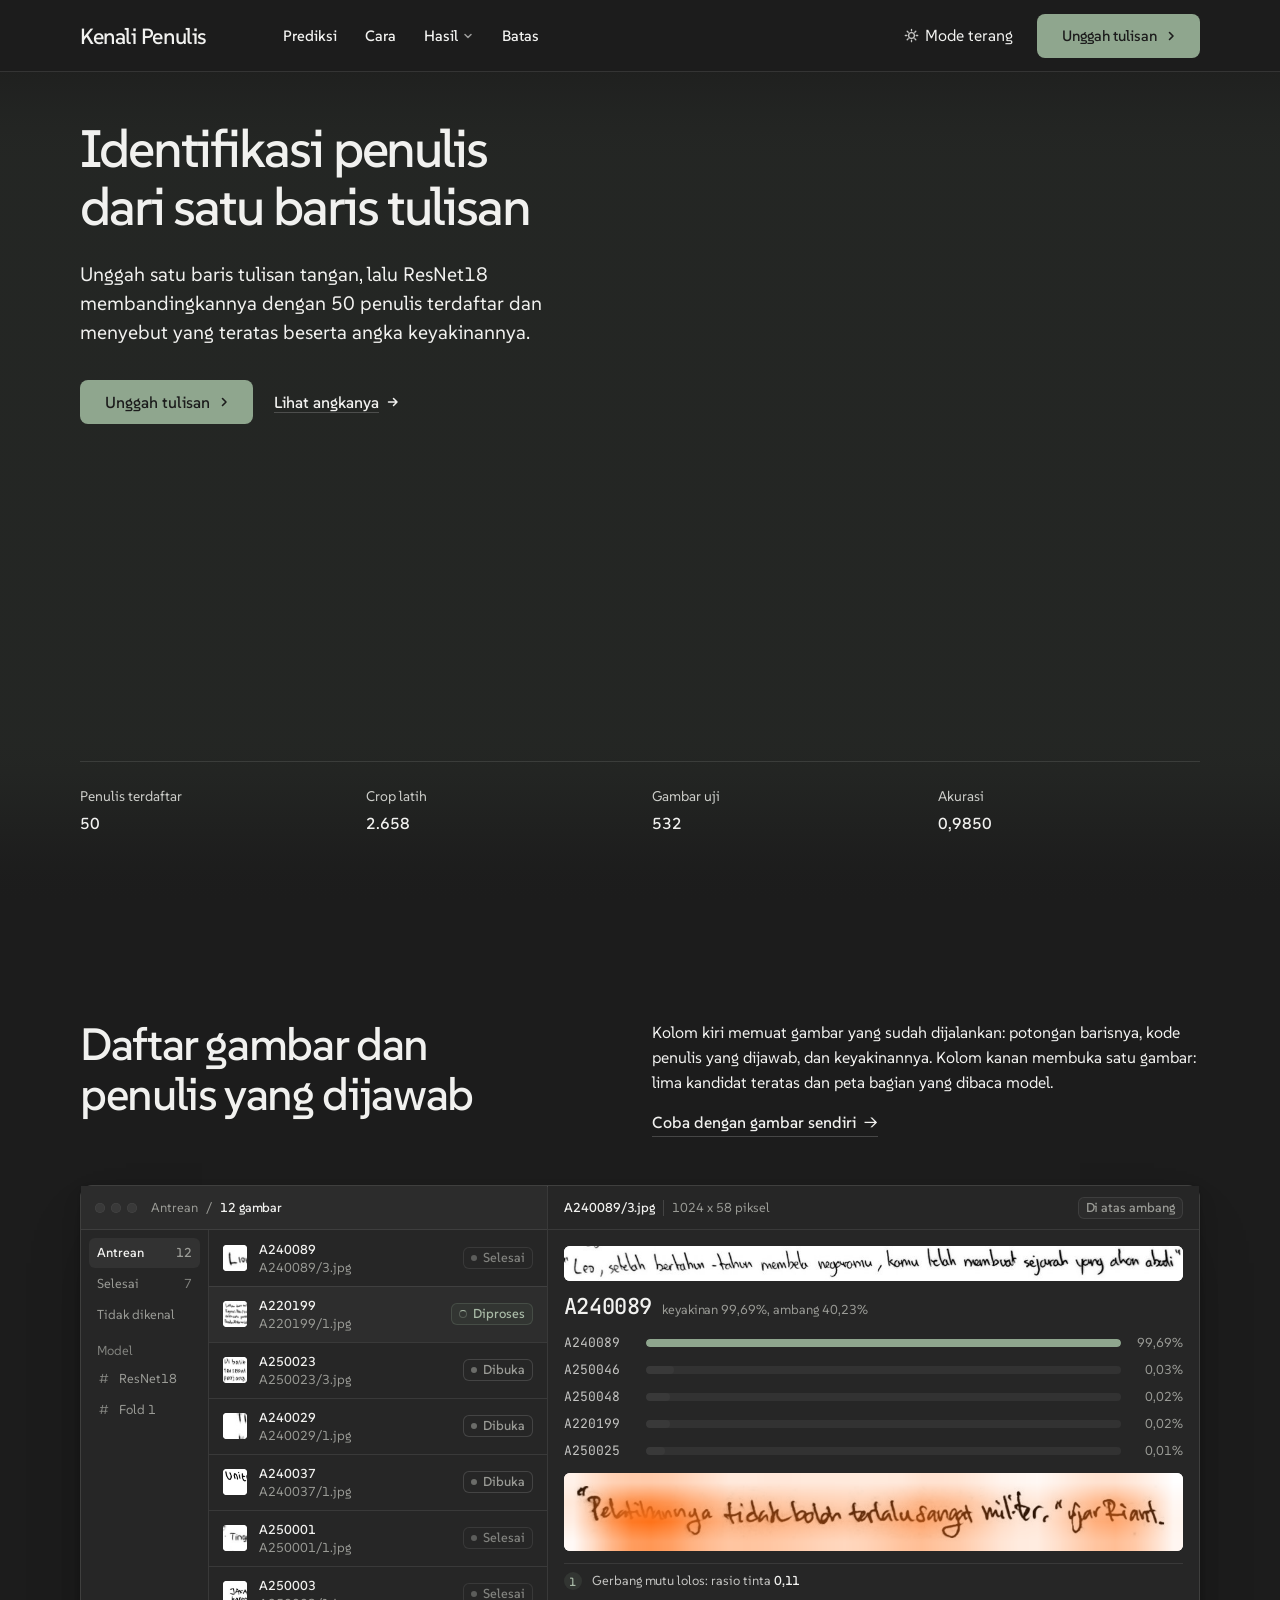
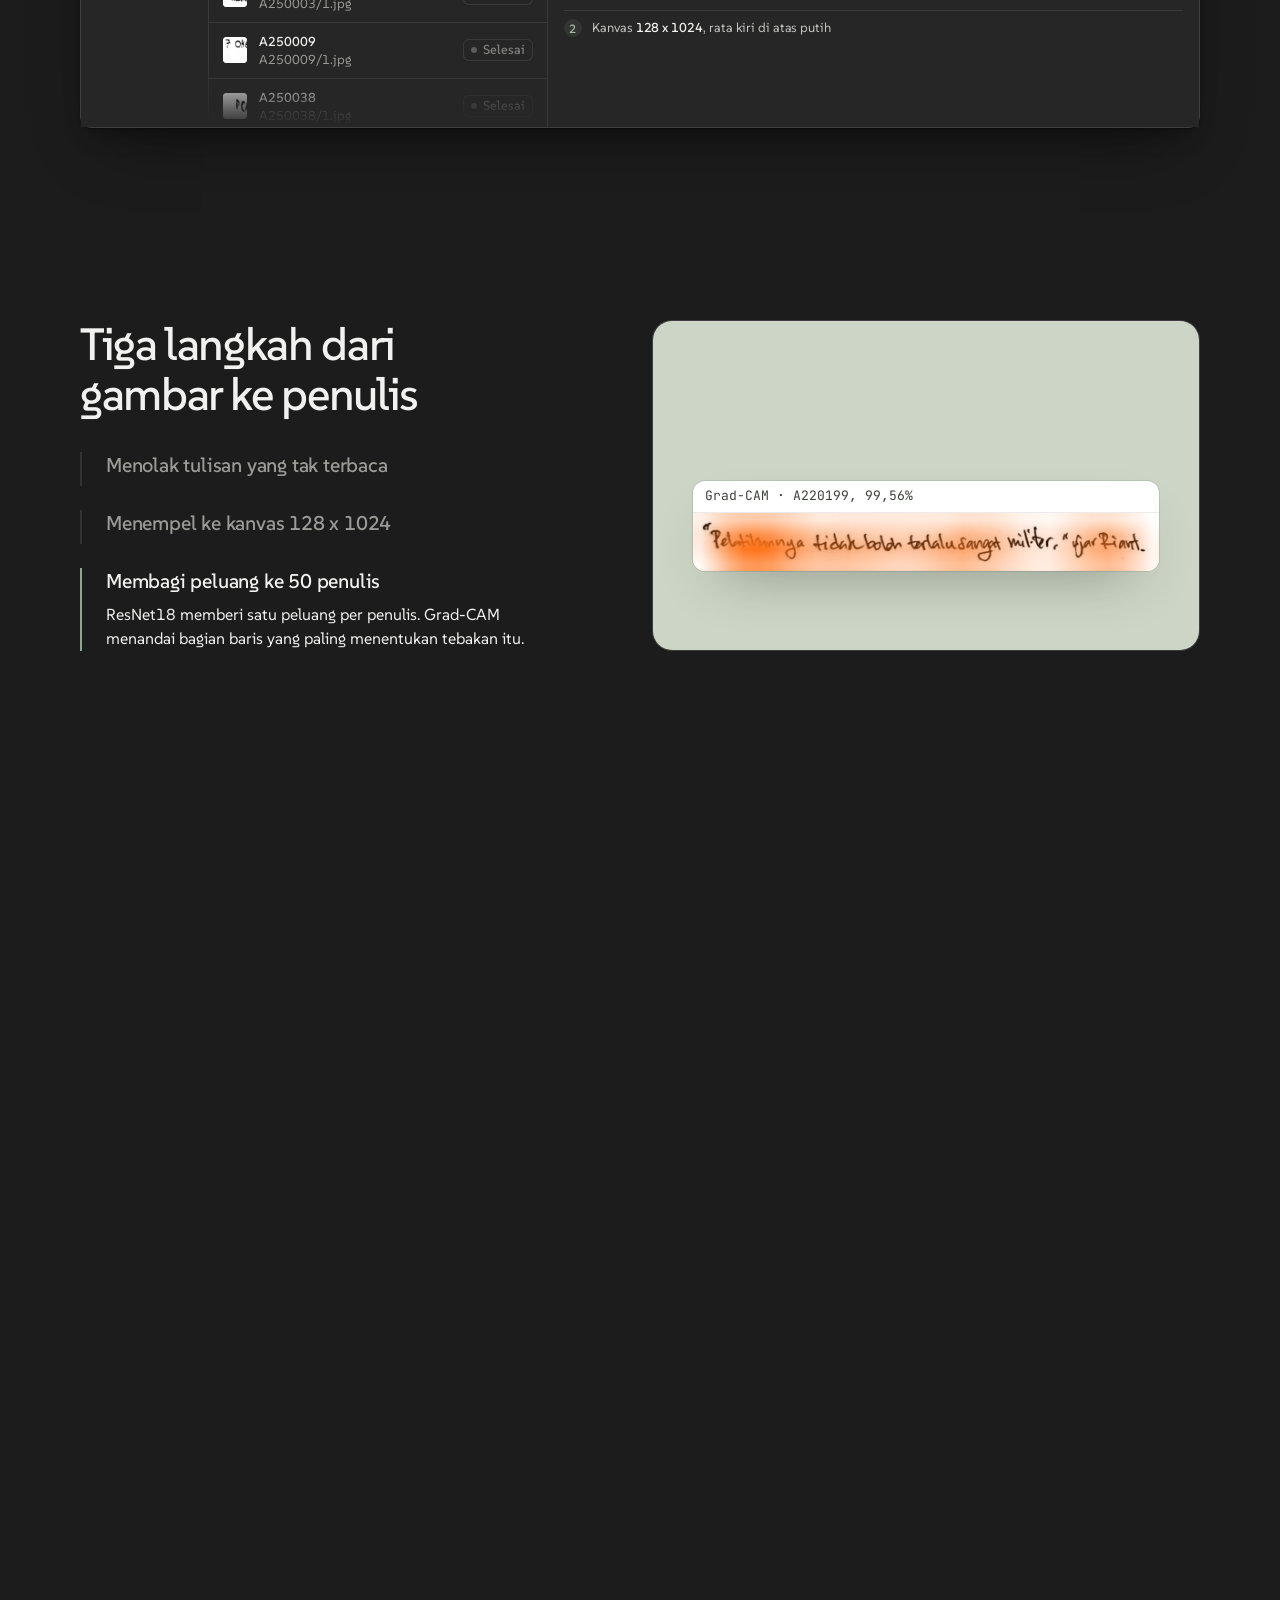
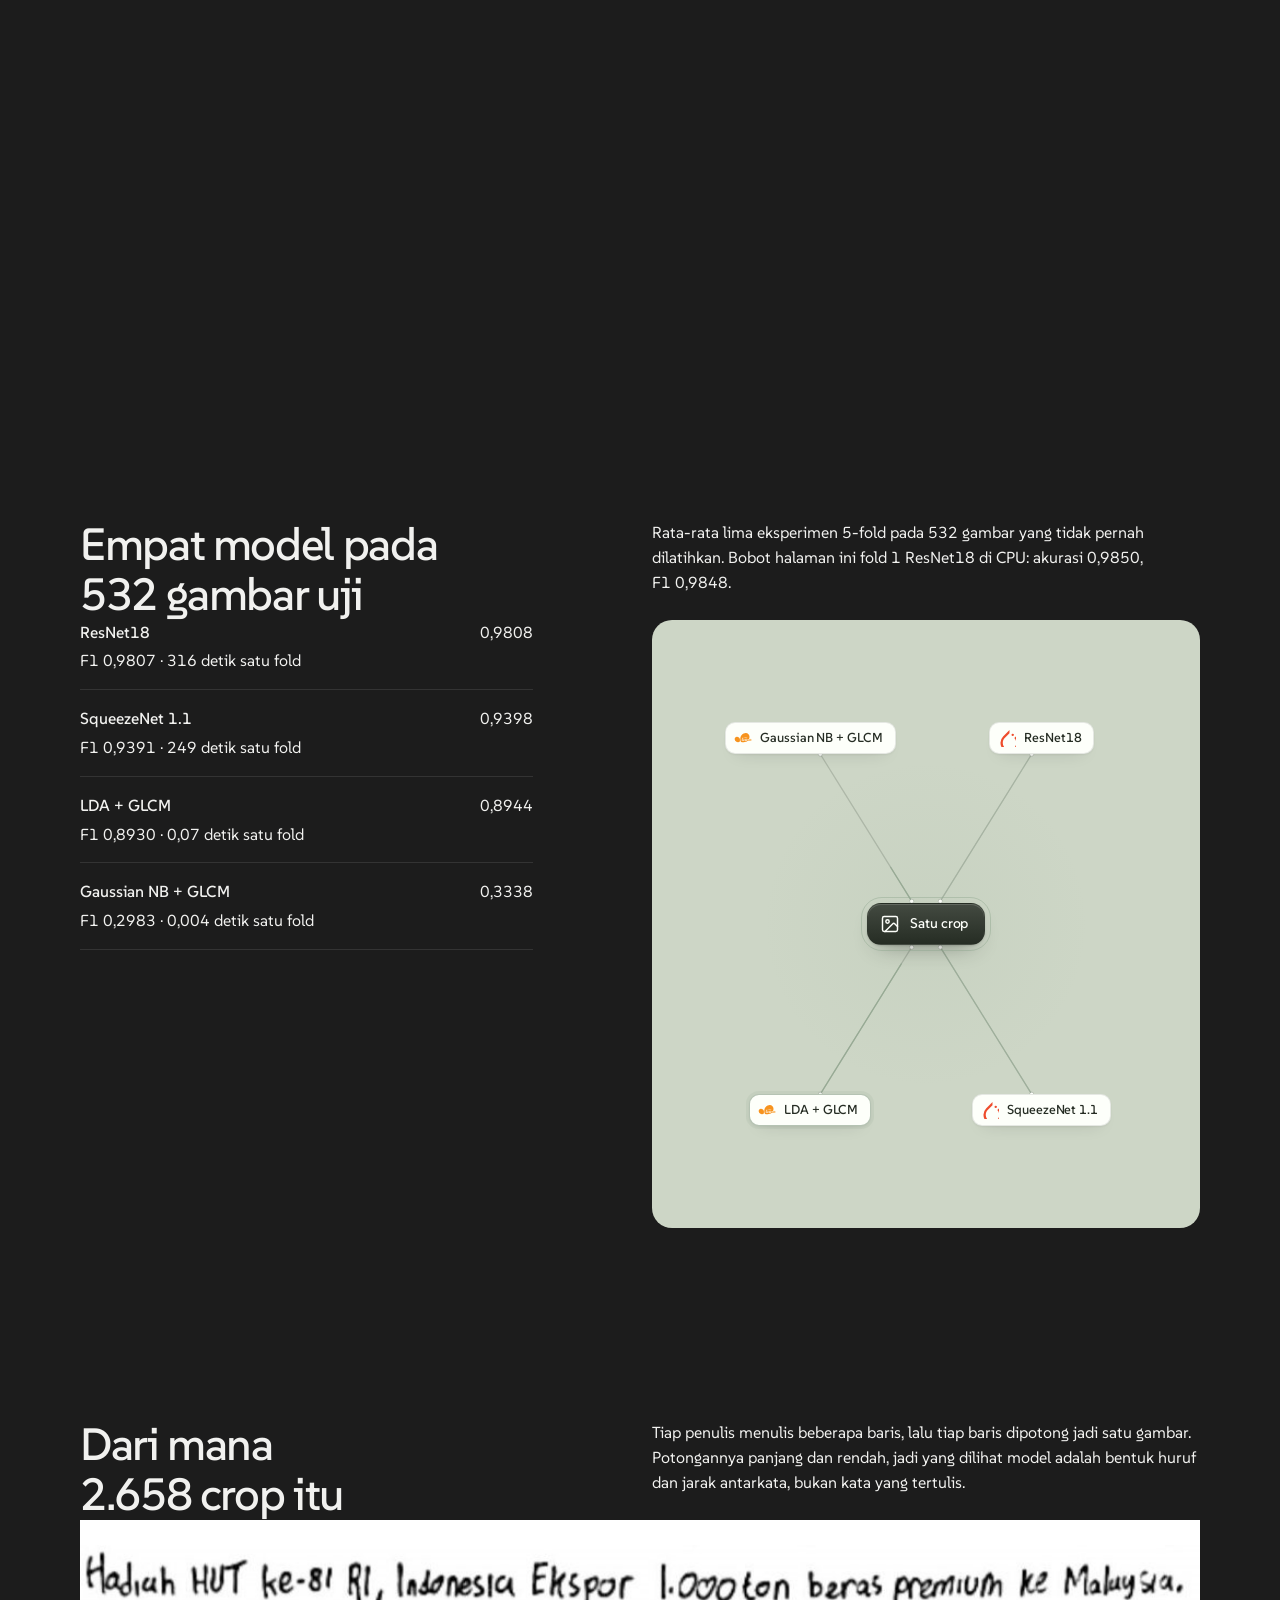
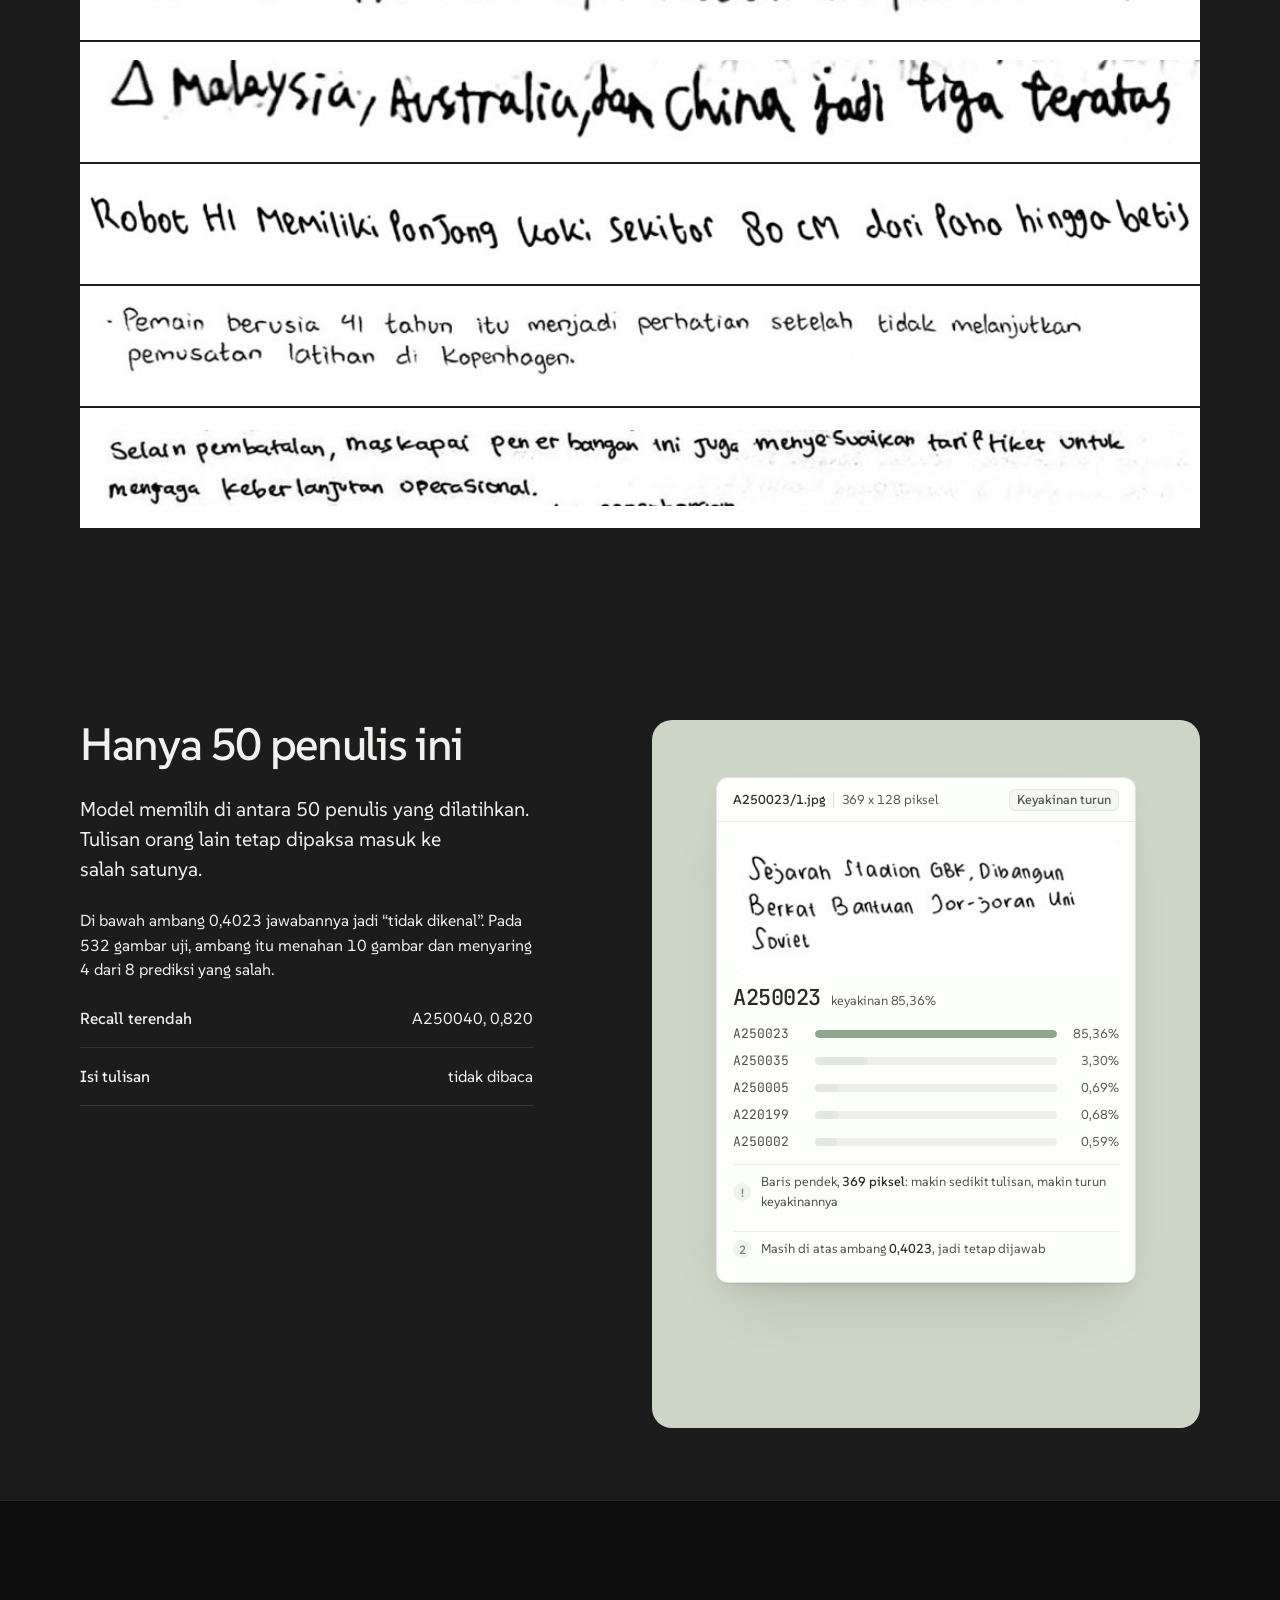
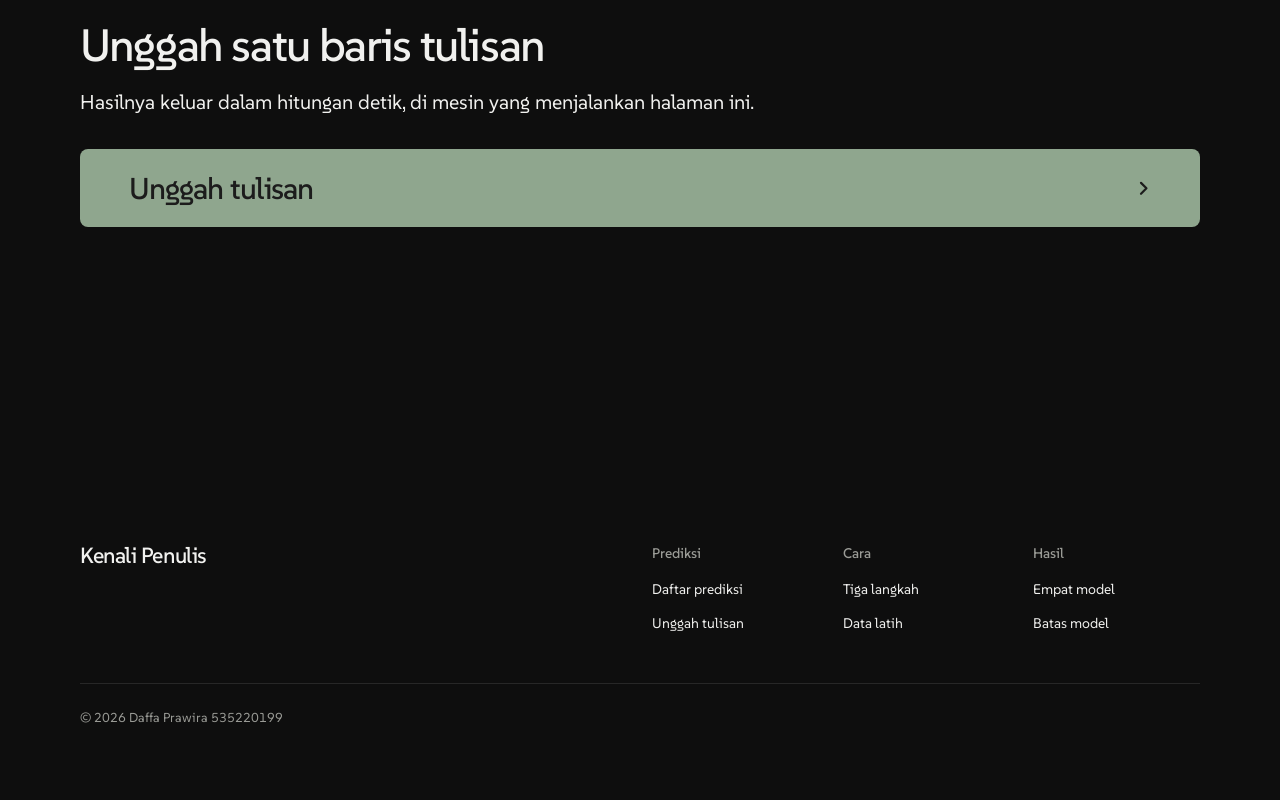
<file: situs/index.html>
<!doctype html>
<html lang="id" data-type="software" data-radius="soft" data-ground="sage" data-buttons="arrow" data-motion>
<head>
<meta charset="utf-8">
<meta name="viewport" content="width=device-width, initial-scale=1, viewport-fit=cover">
<title>Kenali Penulis: menebak penulis dari satu baris tulisan tangan</title>
<meta name="description" content="Alat yang membandingkan satu baris tulisan tangan dengan 50 penulis terdaftar, lalu menyebut penulis teratas beserta angka keyakinannya.">
<meta property="og:type" content="website">
<meta property="og:title" content="Kenali Penulis: menebak penulis dari satu baris tulisan tangan">
<meta property="og:description" content="ResNet18 pada 50 penulis terdaftar. Akurasi 98,5% pada 532 gambar uji.">
<meta property="og:image" content="share.jpg">
<meta name="twitter:card" content="summary_large_image">
<link rel="icon" href="favicon.svg" type="image/svg+xml">
<meta name="theme-color" content="#1c1c1c">
<!-- <link rel="canonical" href="https://[domain]/"> -->
<meta name="site-kind" content="software">
<meta name="page-type" content="software">
<link rel="preconnect" href="https://fonts.googleapis.com">
<link rel="preconnect" href="https://fonts.gstatic.com" crossorigin>
<link href="https://fonts.googleapis.com/css2?family=SUSE:wght@400..700&family=JetBrains+Mono:wght@400..500&display=swap" rel="stylesheet">
<link rel="stylesheet" href="assets/system.css">
<link rel="stylesheet" href="assets/ui/cards.css">
<link rel="stylesheet" href="assets/motion/motion.css">
<link rel="stylesheet" href="assets/backgrounds/backgrounds.css">
<link rel="stylesheet" href="assets/layout/layout.css">
<link rel="stylesheet" href="assets/icons/icon.css">
<style>
:root {
  --p-bg: #1c1c1c; --p-surface: #262626; --p-ink: #f1f1ef; --p-muted: #9a9b96;
  --p-accent: #8fa68e; --p-accent-ink: #1c1c1c; --p-action: #8fa68e; --p-action-ink: #1c1c1c;
  --p-inv-bg: #c8c5ba; --p-inv-surface: #bab8ae; --p-inv-ink: #1c1c1c; --p-inv-muted: #454442;
  --p-inv-accent: #1c1c1c; --p-inv-accent-ink: #c8c5ba; --p-inv-action: #1c1c1c; --p-inv-action-ink: #c8c5ba;
  --font-display: "SUSE", system-ui, sans-serif;
  --font-text: "SUSE", system-ui, sans-serif;
  --font-mono: "JetBrains Mono", ui-monospace, "SFMono-Regular", Menlo, Consolas, monospace;
  --display-weight: 500;
  --display-tracking: -0.03em;
  --display-tracking-xl: -0.04em;
}

/* grade terang: palet saudara dari charcoal-room-sage, aksennya sage yang digelapkan
   sampai labelnya lolos 4,5:1 dan warnanya sendiri lolos 3:1 di atas kedua tanah.
   Tanah inversnya jadi gelap, jadi footer--dark tetap slab gelap di kedua mode. */
:root[data-grade="light"] {
  --p-bg: #f4f3ef; --p-surface: #e8e7e1; --p-ink: #1c1c1c; --p-muted: #5a5c56;
  --p-accent: #3f6b3c; --p-accent-ink: #ffffff; --p-action: #3f6b3c; --p-action-ink: #ffffff;
  --p-inv-bg: #1c1c1c; --p-inv-surface: #262626; --p-inv-ink: #f1f1ef; --p-inv-muted: #9a9b96;
  --p-inv-accent: #8fa68e; --p-inv-accent-ink: #1c1c1c; --p-inv-action: #8fa68e; --p-inv-action-ink: #1c1c1c;
}
</style>
<link rel="stylesheet" href="assets/ui/base.css">
<link rel="stylesheet" href="assets/ui/window/fragment.css">
<link rel="stylesheet" href="assets/diagrams/diagram.css">
<script>document.documentElement.classList.add('m-enter');setTimeout(()=>document.documentElement.classList.add('m-enter-done'),700)</script>
<script>
/* Grade terang atau gelap: dipilih sekali saat muat atau lewat klik, tidak pernah oleh scroll
   (system.md, Colour). system.js membaca data-tone dari palet saat muat, jadi tombol ini
   menyetelnya sendiri setiap kali grade-nya ditukar. */
(function () {
  var kunci = 'kp-grade';
  function pasang(g) {
    var r = document.documentElement;
    r.setAttribute('data-grade', g);
    r.setAttribute('data-tone', g === 'light' ? 'light' : 'dark');
    var m = document.querySelector('meta[name="theme-color"]');
    if (m) m.setAttribute('content', g === 'light' ? '#f4f3ef' : '#1c1c1c');
    var b = document.getElementById('grade');
    if (b) {
      b.setAttribute('aria-pressed', g === 'light' ? 'true' : 'false');
      var t = b.querySelector('.grade__kata');
      if (t) t.textContent = g === 'light' ? 'Mode gelap' : 'Mode terang';
    }
  }
  var simpan;
  try { simpan = localStorage.getItem(kunci); } catch (e) { /* mode privat */ }
  pasang(simpan === 'light' ? 'light' : 'dark');
  document.addEventListener('DOMContentLoaded', function () {
    pasang(document.documentElement.getAttribute('data-grade') || 'dark');
  });
  document.addEventListener('click', function (ev) {
    if (!ev.target.closest || !ev.target.closest('#grade')) return;
    var g = document.documentElement.getAttribute('data-grade') === 'light' ? 'dark' : 'light';
    pasang(g);
    try { localStorage.setItem(kunci, g); } catch (e) { /* mode privat */ }
  });
}());
</script>
<script src="assets/backgrounds/backgrounds.js"></script>
<script>document.documentElement.classList.add('mo-js');setTimeout(()=>document.documentElement.classList.add('mo-safe'),2500)</script>
<link rel="modulepreload" href="assets/moments/moments.js">
<link rel="modulepreload" href="assets/moments/lib.js">
<link rel="modulepreload" href="assets/moments/pinned-chapters/moment.js">
<style>

/* the grade switch wears the nav's plain-word look (system.md, Nav: a second action is a plain
   word); a <button> needs the browser's own chrome taken off to wear it */
/* a class, not an id: below 1024 the kit hides every nav action but the main button, and an id rule
   would outrank that hide and push the bar past the screen */
.grade-btn { display: inline-flex; align-items: center; gap: 6px; background: none; border: 0; font: inherit; color: inherit; cursor: pointer; }
.grade-btn .grade__ic { opacity: .8; }
/* page CSS: only what sits inside a visual (layout-v4.md section 2) */

/* the nav panel's one picture: a Grad-CAM strip is 8:1, so it stands whole on the lit ground */
.menu-card .panel > img { object-fit: contain; padding: var(--s-4); background: var(--ground-surface); }

/* the one lit sheet of product UI left on the page: white on the sage ground of #batas's frame, so
   a screen reads as a screen and not as part of the ground */
#batas .frame--lit {
  --fx-bg: #ffffff; --fx-surface: #f1f2ef; --fx-ink: #1b1d1a; --fx-muted: #5c6159;
  --fx-accent: #4a6f43; --fx-accent-ink: #ffffff;
}

/* the app frame's window: a crop of the line, the penulis it answered, the berkas, the state and the
   keyakinan, so the last column is wider than the kit's 28px age slot */
.ui-win__cols, .ui-win__row { grid-template-columns: 48px 92px minmax(0, 1fr) 96px 60px; }
.ui-win__row > img.ui-avatar { width: 48px; height: 26px; border-radius: 4px; background: #ffffff; object-fit: cover; object-position: left center; box-shadow: inset 0 0 0 1px var(--u-line-2); }
/* the app frame stacks below 1024: its list pane is 252px, which holds its bar, its column heads and
   four whole rows (sections-library.md, app-frame) */
@media (max-width: 1023px) { #baca .ui-win__row:nth-child(n+5) { display: none; } }

/* the result sheet: the client's own screen, in the hero card, the app frame and #batas */
.rs { overflow: hidden; }
.rs__head { display: flex; align-items: center; gap: var(--s-2); height: 44px; padding: 0 16px; border-bottom: 1px solid var(--u-line); }
.rs__head .ui-title { min-width: 0; white-space: nowrap; overflow: hidden; text-overflow: ellipsis; }
.rs__body { display: grid; gap: 12px; padding: 16px; }
.rs__shot { border-radius: var(--u-r3); overflow: hidden; background: #ffffff; box-shadow: inset 0 0 0 1px var(--u-line-2); }
.rs__shot > img { width: 100%; height: auto; }
.rs__top { display: flex; align-items: baseline; gap: 10px; flex-wrap: wrap; }
.rs__name { font-family: var(--ui-mono); font-size: 22px; line-height: 28px; font-weight: 500; letter-spacing: -0.02em; }
.rs__pct { font-size: 13px; color: var(--u-muted); }
.rs__rows { display: grid; gap: 7px; }
.rs__row { display: grid; grid-template-columns: 72px minmax(0, 1fr) 52px; align-items: center; gap: 10px; font-size: 13px; }
.rs__row > span:first-child { font-family: var(--ui-mono); color: var(--u-text-2); }
.rs__row > span:last-child { text-align: right; color: var(--u-muted); font-variant-numeric: tabular-nums; }
.rs__bar { height: 8px; border-radius: 99px; background: var(--u-fill-2); overflow: hidden; }
.rs__bar > i { display: block; height: 100%; border-radius: 99px; background: var(--u-fill-3); width: var(--v, 2%); }
.rs__row:first-child .rs__bar > i { background: var(--u-accent); }
.rs__note { display: flex; align-items: center; gap: 10px; padding: 7px 0; font-size: 13px; color: var(--u-text-2); border-top: 1px solid var(--u-line); }
.rs__note i { width: 18px; height: 18px; border-radius: 50%; flex: none; display: grid; place-items: center; background: var(--u-tint); color: var(--u-accent-text); font-style: normal; font-size: 12px; font-weight: 500; }
.rs__note b { font-weight: 500; color: var(--u-ink); }
.rs__steps { display: grid; padding: 4px 16px 14px; }
.rs__steps > .rs__note:first-child { border-top: 0; }

/* app-frame (sections-library.md): the window is the frame, its two panes are its columns */
.app.ui { --fx-bg: var(--surface); display: grid; grid-template-columns: minmax(0, 5fr) minmax(0, 7fr); margin-top: var(--s-7); background: var(--u-bg); border: 1px solid var(--u-border); border-radius: var(--u-r); box-shadow: var(--u-shadow); }
.app > .app__pane { position: relative; min-width: 0; min-height: 0; overflow: hidden; }
.app > .app__pane + .app__pane { border-left: 1px solid var(--u-line); }
.app > .app__pane > .ui-panel { width: 100%; border: 0; border-radius: 0; box-shadow: none; }
.app > .app__pane::after { content: ""; position: absolute; inset: auto 0 0 0; height: 64px; background: linear-gradient(transparent, var(--u-bg)); pointer-events: none; }
@media (min-width: 1024px) and (max-width: 1279px) { .app.ui { grid-template-columns: minmax(0, 4fr) minmax(0, 8fr); } }
@media (max-width: 1023px) {
  .app.ui { grid-template-columns: minmax(0, 1fr); grid-template-rows: auto minmax(0, 1fr); }
  .app > .app__pane--list { max-height: 252px; }
  .app > .app__pane--list::after { display: none; }
  .app .ui-win__side { display: none; }
  .app .ui-win__body { grid-template-columns: minmax(0, 1fr); }
  .app > .app__pane + .app__pane { border-left: 0; border-top: 1px solid var(--u-line); }
}
@media (max-width: 639px) {
  .app.ui { grid-template-rows: minmax(0, 1fr); }
  .app > .app__pane--list { display: none; }
  .app > .app__pane + .app__pane { border-top: 0; }
}

/* #cara: each chapter's picture is a strip the model works on, so it stands left-aligned on white
   inside the lit frame, exactly as the 1024 x 128 canvas holds it */
[data-moment="pinned-chapters"] .shot { width: 100%; border-radius: var(--r-md); overflow: hidden; background: #ffffff; box-shadow: 0 0 0 1px rgb(0 0 0 / .09), 0 24px 60px -28px rgb(0 0 0 / .45); }
[data-moment="pinned-chapters"] .shot__bar { display: flex; align-items: center; height: 32px; padding: 0 12px; border-bottom: 1px solid rgb(0 0 0 / .08); font: 400 13px/1.4 var(--font-mono); color: #3d423c; }
[data-moment="pinned-chapters"] .shot > img { width: 100%; height: auto; }
/* the one page-CSS rule on a section (layout-v4.md section 2): at rest the moment's own stylesheet
   sets height:auto on its section, which on a phone lands it between one screen and two and lets the
   next section into its tile. Its stacked content fills two phone screens, so that is the height the
   system would give it; the lit panels grow to take up the slack. */
@media (max-width: 639px) {
  main > #cara[data-moment]:not(.is-live) { --hm: 2; min-height: calc(var(--hm) * 100lvh); }
  #cara .mo-pc__visual.mo-pc__visual--lit { aspect-ratio: 1 / 1; }
}
/* the tablet lays the three chapters out as rows, so each lit panel is a letterbox of its strip and
   the three of them stay inside the section's one screen */
@media (min-width: 640px) and (max-width: 1023px) {
  #cara .mo-pc__visual.mo-pc__visual--lit { aspect-ratio: 2 / 1; }
  #cara .shot > img { height: 64px; object-fit: contain; object-position: left center; }
}

/* a phone gives the lit frame its own 16:9 box instead of the height the section leaves, so the
   section grows with what it holds at 320 and still ends on a whole screen at 390 */
@media (max-width: 639px) { #hasil .frame--fill, #batas .frame--fill { height: auto; min-height: 0; aspect-ratio: 16 / 9; } }
/* live, the moment's stage centres its row in the screen, which leaves its h2 far below --padt and a
   gap to the sections either side; top-aligned it starts where every other section's h2 starts
   (layout-v4.md section 2, Top-aligned) */
@media (min-width: 1024px) {
  #cara.is-live > .mo-pc__grid { align-content: start; padding-top: var(--padt); }
  #cara.is-live .mo-pc__visuals { aspect-ratio: auto; height: 100%; }
}

/* #hasil: the diagram takes the frame that the section's height leaves. diagram.js reads --card for
   the face of its nodes; on a lit frame of a dark page that token is still the page's dark card, so
   the core pill would come out dark on dark. */
.frame--lit { --card: var(--ground-surface); }
.frame--lit > .dg { width: 100%; height: 100%; }

/* #data: the crops share what the section's height leaves, each on its own white canvas */
.strip { display: grid; gap: 2px; grid-auto-rows: 1fr; }
.strip > img { width: 100%; height: 100%; object-fit: contain; object-position: left center; background: #ffffff; }
</style>
</head>
<body>
<!-- type: software (site-kind software)
     deal: hero collage, nav nav-mega, close close-type, footer footer-dark, rhythm space,
           buttons arrow, mark wordmark, palette charcoal-room-sage, type suse, radius soft,
           hero statement on the dealt bg-dusk ground; no effect (the dealt gradient-mesh sat in the
           collage hero's art frame, which the client asked to drop)
     moments: pinned-chapters (#cara). counter-rolls was dealt too and is not built: the page came to
              seven sections, under the eight that a second moment needs (moments.md).
     The plan in screens: .taste-skill/rencana.md -->

<header class="nav">
  <div class="wrap nav__bar">
    <a class="skip-link" href="#top">Lewati ke isi</a>
    <a class="nav__logo" href="#top">Kenali Penulis</a>
    <nav class="nav__links" aria-label="Utama">
      <div class="nav__item"><a class="nav__link" href="#baca">Prediksi</a></div>
      <div class="nav__item"><a class="nav__link" href="#cara">Cara</a></div>
      <div class="nav__item">
        <a class="nav__link" href="#hasil">Hasil <svg class="chev" viewBox="0 0 12 12" aria-hidden="true"><path d="M3 4.5l3 3 3-3" fill="none" stroke="currentColor" stroke-width="1.5" stroke-linecap="round" stroke-linejoin="round"/></svg></a>
        <div class="nav__menu">
          <div class="wrap grid">
            <div class="menu-col span-3">
              <p class="t-label">Angka</p>
              <a href="#hasil">Empat model<span>Akurasi pada 532 gambar uji</span></a>
              <a href="#data">Data latih<span>2.658 crop dari 50 penulis</span></a>
            </div>
            <div class="menu-col span-3">
              <p class="t-label">Ketelitian</p>
              <a href="#batas">Batas model<span>Hanya 50 penulis terdaftar</span></a>
              <a href="alat.html">Pertanyaan<span>Format, ambang, foto ponsel</span></a>
            </div>
            <a class="menu-card span-3 start-10" href="#cara">
              <div class="panel"><img class="frame__img" src="img/gradcam-A220199.png" alt="Peta Grad-CAM di atas satu baris tulisan tangan" width="1024" height="128"></div>
              <span class="t-card">Peta Grad-CAM</span>
              <span class="t-small muted">Bagian baris yang dibaca model</span>
            </a>
          </div>
        </div>
      </div>
      <div class="nav__item"><a class="nav__link" href="#batas">Batas</a></div>
    </nav>
    <div class="nav__actions">
      <button class="nav__link grade-btn" type="button" id="grade" aria-pressed="false">
        <svg class="grade__ic" viewBox="0 0 16 16" width="15" height="15" aria-hidden="true" fill="none" stroke="currentColor" stroke-width="1.4" stroke-linecap="round"><circle cx="8" cy="8" r="3.1"/><path d="M8 1.4v1.6M8 13v1.6M1.4 8h1.6M13 8h1.6M3.4 3.4l1.1 1.1M11.5 11.5l1.1 1.1M12.6 3.4l-1.1 1.1M4.5 11.5l-1.1 1.1"/></svg>
        <span class="grade__kata">Mode terang</span>
      </button>
      <a class="btn btn--primary" href="alat.html">Unggah tulisan<svg class="m-arrow" viewBox="0 0 12 12" aria-hidden="true"><path class="m-arrow__stem" d="M1 6h8"/><path class="m-arrow__head" d="M4.5 2.5 8 6l-3.5 3.5"/></svg></a>
    </div>
    <button class="nav__toggle" type="button" aria-expanded="false" aria-label="Menu">
      <svg width="18" height="18" viewBox="0 0 18 18" aria-hidden="true"><path d="M2 5h14M2 13h14" stroke="currentColor" stroke-width="1.6" stroke-linecap="round"/></svg>
    </button>
  </div>
</header>

<main id="top">
  <section class="hero hero--statement bg-dusk" data-enter aria-labelledby="hero-h">
    <div class="wrap"><div class="hero-text hero__in">
      <div>
        <h1 id="hero-h">Identifikasi penulis dari satu baris tulisan</h1>
        <p class="hero__lead">Unggah satu baris tulisan tangan, lalu ResNet18 membandingkannya dengan 50 penulis terdaftar dan menyebut yang teratas beserta angka keyakinannya.</p>
        <div class="btn-row">
          <a class="btn btn--primary" href="alat.html">Unggah tulisan<svg class="m-arrow" viewBox="0 0 12 12" aria-hidden="true"><path class="m-arrow__stem" d="M1 6h8"/><path class="m-arrow__head" d="M4.5 2.5 8 6l-3.5 3.5"/></svg></a>
          <a class="btn btn--secondary" href="#hasil">Lihat angkanya</a>
        </div>
      </div>
      <dl class="hero__facts">
        <div><dt>Penulis terdaftar</dt><dd>50</dd></div>
        <div><dt>Crop latih</dt><dd>2.658</dd></div>
        <div><dt>Gambar uji</dt><dd>532</dd></div>
        <div><dt>Akurasi</dt><dd>0,9850</dd></div>
      </dl>
    </div></div>
  </section>

  <section class="section" id="baca" aria-labelledby="baca-h">
    <div class="wrap">
      <div class="grid grid--top">
        <h2 class="span-5" id="baca-h">Daftar gambar dan penulis yang dijawab</h2>
        <div class="span-6 start-7 stack-4">
          <p>Kolom kiri memuat gambar yang sudah dijalankan: potongan barisnya, kode penulis yang dijawab, dan keyakinannya. Kolom kanan membuka satu gambar: lima kandidat teratas dan peta bagian yang dibaca model.</p>
          <a class="link" href="alat.html">Coba dengan gambar sendiri</a>
        </div>
      </div>
      <div class="ui app fill" role="img" aria-label="Jendela aplikasi: antrean dua belas gambar dengan kode penulis dan keyakinannya di kiri, hasil satu gambar dengan lima kandidat teratas di kanan" data-ui-pause-host>
        <div class="app__pane app__pane--list" data-ui-loop>
          <div class="ui ui-panel ui-win" data-ui="window" data-open="Dibuka" data-work="Diproses" data-done="Selesai">
            <div class="ui-win__bar">
              <span class="ui-dots" aria-hidden="true"><i></i><i></i><i></i></span>
              <span class="ui-win__crumb">Antrean <i>/</i> <b>12 gambar</b></span>
              <span class="ui-spacer"></span>
            </div>
            <div class="ui-win__body">
              <nav class="ui-win__side">
                <span class="ui-win__nav is-on">Antrean<em>12</em></span>
                <span class="ui-win__nav">Selesai<em>7</em></span>
                <span class="ui-win__nav">Tidak dikenal</span>
                <span class="ui-win__label">Model</span>
                <span class="ui-win__nav"><span class="ui-win__hash">#</span>ResNet18</span>
                <span class="ui-win__nav"><span class="ui-win__hash">#</span>Fold 1</span>
              </nav>
              <div class="ui-win__main">
                <div class="ui-win__cols"><span>Penulis</span><span>Berkas</span><span>Status</span><span>Keyakinan</span></div>
                <ul class="ui-win__rows">
                  <li class="ui-win__row" data-row><img class="ui-avatar" src="img/t-A240089.jpg" alt="" width="1024" height="73"><span class="ui-win__who">A240089</span><span class="ui-win__sub">A240089/3.jpg</span><span class="ui-win__st" data-st>Dibuka</span><span class="ui-win__age">99,7%</span></li>
                  <li class="ui-win__row" data-row><img class="ui-avatar" src="img/t-A220199.jpg" alt="" width="390" height="128"><span class="ui-win__who">A220199</span><span class="ui-win__sub">A220199/1.jpg</span><span class="ui-win__st" data-st>Dibuka</span><span class="ui-win__age">99,6%</span></li>
                  <li class="ui-win__row" data-row><img class="ui-avatar" src="img/t-A250023.jpg" alt="" width="500" height="128"><span class="ui-win__who">A250023</span><span class="ui-win__sub">A250023/3.jpg</span><span class="ui-win__st" data-st>Dibuka</span><span class="ui-win__age">99,5%</span></li>
                  <li class="ui-win__row" data-row><img class="ui-avatar" src="img/t-A240029.jpg" alt="" width="1024" height="50"><span class="ui-win__who">A240029</span><span class="ui-win__sub">A240029/1.jpg</span><span class="ui-win__st" data-st>Dibuka</span><span class="ui-win__age">99,4%</span></li>
                  <li class="ui-win__row" data-row><img class="ui-avatar" src="img/t-A240037.jpg" alt="" width="1024" height="94"><span class="ui-win__who">A240037</span><span class="ui-win__sub">A240037/1.jpg</span><span class="ui-win__st" data-st>Dibuka</span><span class="ui-win__age">99,8%</span></li>
                  <li class="ui-win__row" data-row><img class="ui-avatar" src="img/t-A250001.jpg" alt="" width="1024" height="58"><span class="ui-win__who">A250001</span><span class="ui-win__sub">A250001/1.jpg</span><span class="ui-win__st is-done" data-st>Selesai</span><span class="ui-win__age">99,7%</span></li>
                  <li class="ui-win__row" data-row><img class="ui-avatar" src="img/t-A250003.jpg" alt="" width="1024" height="76"><span class="ui-win__who">A250003</span><span class="ui-win__sub">A250003/1.jpg</span><span class="ui-win__st is-done" data-st>Selesai</span><span class="ui-win__age">99,7%</span></li>
                  <li class="ui-win__row" data-row><img class="ui-avatar" src="img/t-A250009.jpg" alt="" width="1024" height="93"><span class="ui-win__who">A250009</span><span class="ui-win__sub">A250009/1.jpg</span><span class="ui-win__st is-done" data-st>Selesai</span><span class="ui-win__age">99,6%</span></li>
                  <li class="ui-win__row" data-row><img class="ui-avatar" src="img/t-A250038.jpg" alt="" width="1024" height="38"><span class="ui-win__who">A250038</span><span class="ui-win__sub">A250038/1.jpg</span><span class="ui-win__st is-done" data-st>Selesai</span><span class="ui-win__age">99,8%</span></li>
                  <li class="ui-win__row" data-row><img class="ui-avatar" src="img/t-A250040.jpg" alt="" width="1024" height="20"><span class="ui-win__who">A250040</span><span class="ui-win__sub">A250040/1.jpg</span><span class="ui-win__st is-done" data-st>Selesai</span><span class="ui-win__age">100,0%</span></li>
                  <li class="ui-win__row" data-row><img class="ui-avatar" src="img/t-A250042.jpg" alt="" width="1024" height="41"><span class="ui-win__who">A250042</span><span class="ui-win__sub">A250042/1.jpg</span><span class="ui-win__st is-done" data-st>Selesai</span><span class="ui-win__age">99,6%</span></li>
                  <li class="ui-win__row" data-row><img class="ui-avatar" src="img/t-A240008.jpg" alt="" width="1024" height="61"><span class="ui-win__who">A240008</span><span class="ui-win__sub">A240008/1.jpg</span><span class="ui-win__st is-done" data-st>Selesai</span><span class="ui-win__age">99,98%</span></li>
                </ul>
              </div>
            </div>
          </div>
        </div>
        <div class="app__pane app__pane--open">
          <div class="ui ui-panel rs">
            <div class="rs__head">
              <span class="ui-title">A240089/3.jpg</span>
              <span class="ui-sep" aria-hidden="true"></span>
              <span class="ui-meta">1024 x 58 piksel</span>
              <span class="ui-spacer"></span>
              <span class="ui-chip ui-chip--plain">Di atas ambang</span>
            </div>
            <div class="rs__body">
              <div class="rs__shot"><img src="img/baca-A240089.jpg" alt="Baris tulisan tangan yang sedang diperiksa" width="1024" height="58"></div>
              <div class="rs__top"><span class="rs__name">A240089</span><span class="rs__pct">keyakinan 99,69%, ambang 40,23%</span></div>
              <div class="rs__rows">
                <div class="rs__row"><span>A240089</span><span class="rs__bar"><i style="--v: 100%"></i></span><span>99,69%</span></div>
                <div class="rs__row"><span>A250046</span><span class="rs__bar"><i style="--v: 6%"></i></span><span>0,03%</span></div>
                <div class="rs__row"><span>A250048</span><span class="rs__bar"><i style="--v: 5%"></i></span><span>0,02%</span></div>
                <div class="rs__row"><span>A220199</span><span class="rs__bar"><i style="--v: 5%"></i></span><span>0,02%</span></div>
                <div class="rs__row"><span>A250025</span><span class="rs__bar"><i style="--v: 4%"></i></span><span>0,01%</span></div>
              </div>
              <div class="rs__shot"><img src="img/gradcam-A220199.png" alt="Peta Grad-CAM: bagian baris yang paling menentukan tebakan" width="1024" height="128" loading="lazy"></div>
              <div class="rs__note"><i>1</i><span>Gerbang mutu lolos: rasio tinta <b>0,11</b></span></div>
              <div class="rs__note"><i>2</i><span>Kanvas <b>128 x 1024</b>, rata kiri di atas putih</span></div>
            </div>
          </div>
        </div>
      </div>
    </div>
  </section>

  <section class="section" id="cara" style="--h: 2" data-moment="pinned-chapters" aria-labelledby="cara-h">
    <div class="wrap mo-pc__grid">
      <div class="mo-pc__text">
        <h2 id="cara-h">Tiga langkah dari gambar ke penulis</h2>
        <ol class="mo-pc__steps">
          <li class="mo-pc__step">
            <h3>Menolak tulisan yang tak terbaca</h3>
            <p>Rasio tinta, ketajaman, dan kontras diukur lebih dulu. Batasnya diambil dari 2.658 gambar dataset, bukan dikira-kira.</p>
            <figure class="mo-pc__visual mo-pc__visual--lit">
              <div class="shot">
                <div class="shot__bar">A220199/2.jpg &middot; 1014 x 128</div>
                <img src="img/cara-1-A220199.jpg" alt="Baris tulisan tangan apa adanya, sebelum diproses" width="1014" height="128" loading="lazy">
              </div>
            </figure>
          </li>
          <li class="mo-pc__step">
            <h3>Menempel ke kanvas 128 x 1024</h3>
            <p>Tingginya dijadikan 128 piksel dengan rasio tetap, sisa kanvas diisi putih. Satu piksel berbeda di sini sudah mengubah tebakan.</p>
            <figure class="mo-pc__visual mo-pc__visual--lit">
              <div class="shot">
                <div class="shot__bar">praproses &middot; 1024 x 128, rata kiri</div>
                <img src="img/praproses-A220199.jpg" alt="Baris yang sama setelah diskalakan dan ditempel di kanvas putih 1024 kali 128 piksel" width="1024" height="128" loading="lazy">
              </div>
            </figure>
          </li>
          <li class="mo-pc__step">
            <h3>Membagi peluang ke 50 penulis</h3>
            <p>ResNet18 memberi satu peluang per penulis. Grad-CAM menandai bagian baris yang paling menentukan tebakan itu.</p>
            <figure class="mo-pc__visual mo-pc__visual--lit">
              <div class="shot">
                <div class="shot__bar">Grad-CAM &middot; A220199, 99,56%</div>
                <img src="img/gradcam-A220199.png" alt="Peta panas di atas baris yang sama, paling terang pada beberapa huruf" width="1024" height="128" loading="lazy">
              </div>
            </figure>
          </li>
        </ol>
      </div>
      <div class="mo-pc__visuals frame"></div>
    </div>
  </section>

  <section class="section" id="hasil" aria-labelledby="hasil-h">
    <div class="wrap">
      <div class="grid grid--top">
        <h2 class="span-5" id="hasil-h">Empat model pada 532 gambar uji</h2>
        <div class="span-6 start-7">
          <p>Rata-rata lima eksperimen 5-fold pada 532 gambar yang tidak pernah dilatihkan. Bobot halaman ini fold 1 ResNet18 di CPU: akurasi 0,9850, F1 0,9848.</p>
        </div>
      </div>
      <div class="grid grid--top fill">
        <ul class="rows span-5">
          <li><span class="rows__name">ResNet18</span><p>F1 0,9807 &middot; 316 detik satu fold</p><span class="rows__value">0,9808</span></li>
          <li><span class="rows__name">SqueezeNet 1.1</span><p>F1 0,9391 &middot; 249 detik satu fold</p><span class="rows__value">0,9398</span></li>
          <li><span class="rows__name">LDA + GLCM</span><p>F1 0,8930 &middot; 0,07 detik satu fold</p><span class="rows__value">0,8944</span></li>
          <li><span class="rows__name">Gaussian NB + GLCM</span><p>F1 0,2983 &middot; 0,004 detik satu fold</p><span class="rows__value">0,3338</span></li>
        </ul>
        <div class="frame frame--lit frame--fill span-6 start-7">
          <div class="dg" data-diagram='{"layout":"hub","alt":"Satu crop 128 kali 1024 piksel masuk ke empat model: ResNet18 dan SqueezeNet membaca pikselnya, LDA dan Gaussian NB membaca 72 fitur tekstur GLCM.","ground":"none","center":{"label":"Satu crop","sub":"128 x 1024","icon":"ui:image"},"spokes":[{"label":"ResNet18","icon":"si:pytorch","sub":"piksel"},{"label":"SqueezeNet 1.1","icon":"si:pytorch","sub":"piksel"},{"label":"LDA + GLCM","icon":"si:scikitlearn","sub":"72 fitur"},{"label":"Gaussian NB + GLCM","icon":"si:scikitlearn","sub":"72 fitur"}],"motion":{"pulse":"none"}}'></div>
        </div>
      </div>
    </div>
  </section>

  <section class="section" id="data" aria-labelledby="data-h">
    <div class="wrap">
      <div class="grid grid--top">
        <h2 class="span-5" id="data-h">Dari mana 2.658 crop itu</h2>
        <div class="span-6 start-7">
          <p>Tiap penulis menulis beberapa baris, lalu tiap baris dipotong jadi satu gambar. Potongannya panjang dan rendah, jadi yang dilihat model adalah bentuk huruf dan jarak antarkata, bukan kata yang tertulis.</p>
        </div>
      </div>
      <div class="strip fill">
        <img src="img/d-A250009.jpg" alt="Satu baris tulisan tangan penulis A250009" width="1024" height="64" loading="lazy">
        <img src="img/d-A250038.jpg" alt="Satu baris tulisan tangan penulis A250038" width="1024" height="77" loading="lazy">
        <img src="img/d-A240037.jpg" alt="Satu baris tulisan tangan penulis A240037" width="1024" height="67" loading="lazy">
        <img src="img/d-A250001.jpg" alt="Satu baris tulisan tangan penulis A250001" width="1024" height="87" loading="lazy">
        <img src="img/d-A250042.jpg" alt="Satu baris tulisan tangan penulis A250042" width="1024" height="69" loading="lazy">
      </div>
    </div>
  </section>

  <section class="section" id="batas" aria-labelledby="batas-h">
    <div class="wrap">
      <div class="grid grid--top fill">
        <div class="span-5 stack-5">
          <h2 id="batas-h">Hanya 50 penulis ini</h2>
          <p class="t-lead">Model memilih di antara 50 penulis yang dilatihkan. Tulisan orang lain tetap dipaksa masuk ke salah satunya.</p>
          <p>Di bawah ambang 0,4023 jawabannya jadi &ldquo;tidak dikenal&rdquo;. Pada 532 gambar uji, ambang itu menahan 10 gambar dan menyaring 4 dari 8 prediksi yang salah.</p>
          <ul class="rows">
            <li><span class="rows__name">Recall terendah</span><span class="rows__value">A250040, 0,820</span></li>
            <li><span class="rows__name">Isi tulisan</span><span class="rows__value">tidak dibaca</span></li>
          </ul>
        </div>
        <div class="frame frame--split frame--lit frame--fill span-6 start-7">
          <div class="stage stage--fade-br">
            <div class="at-corner fit" style="--fit-max: 420px; --ax: 56px; --ay: 56px">
              <div class="ui ui-panel rs">
                <div class="rs__head">
                  <span class="ui-title">A250023/1.jpg</span>
                  <span class="ui-sep" aria-hidden="true"></span>
                  <span class="ui-meta">369 x 128 piksel</span>
                  <span class="ui-spacer"></span>
                  <span class="ui-chip ui-chip--plain">Keyakinan turun</span>
                </div>
                <div class="rs__body">
                  <div class="rs__shot"><img src="img/batas-A250023.jpg" alt="Baris tulisan tangan pendek yang keyakinannya turun" width="369" height="128" loading="lazy"></div>
                  <div class="rs__top"><span class="rs__name">A250023</span><span class="rs__pct">keyakinan 85,36%</span></div>
                  <div class="rs__rows">
                    <div class="rs__row"><span>A250023</span><span class="rs__bar"><i style="--v: 100%"></i></span><span>85,36%</span></div>
                    <div class="rs__row"><span>A250035</span><span class="rs__bar"><i style="--v: 22%"></i></span><span>3,30%</span></div>
                    <div class="rs__row"><span>A250005</span><span class="rs__bar"><i style="--v: 10%"></i></span><span>0,69%</span></div>
                    <div class="rs__row"><span>A220199</span><span class="rs__bar"><i style="--v: 10%"></i></span><span>0,68%</span></div>
                    <div class="rs__row"><span>A250002</span><span class="rs__bar"><i style="--v: 9%"></i></span><span>0,59%</span></div>
                  </div>
                  <div class="rs__note"><i>!</i><span>Baris pendek, <b>369 piksel</b>: makin sedikit tulisan, makin turun keyakinannya</span></div>
                  <div class="rs__note"><i>2</i><span>Masih di atas ambang <b>0,4023</b>, jadi tetap dijawab</span></div>
                </div>
              </div>
            </div>
          </div>
        </div>
      </div>
    </div>
  </section>
</main>

<footer class="footer closing footer--dark ground-inverse" id="contact" aria-labelledby="close-h">
  <div class="wrap">
    <div class="closing__cta close--type">
      <div class="section-head">
        <h2 id="close-h">Unggah satu baris tulisan</h2>
        <p class="t-small muted">Hasilnya keluar dalam hitungan detik, di mesin yang menjalankan halaman ini.</p>
      </div>
      <a class="btn btn--primary btn--xl btn--wide" href="alat.html">Unggah tulisan<svg class="m-arrow" viewBox="0 0 12 12" aria-hidden="true"><path class="m-arrow__stem" d="M1 6h8"/><path class="m-arrow__head" d="M4.5 2.5 8 6l-3.5 3.5"/></svg></a>
    </div>
    <div class="closing__links">
      <div class="grid">
        <div class="span-4 stack-4">
          <a class="nav__logo" href="#top">Kenali Penulis</a>
        </div>
        <div class="span-2 start-7 footer__col"><h3>Prediksi</h3><ul><li><a href="#baca">Daftar prediksi</a></li><li><a href="alat.html">Unggah tulisan</a></li></ul></div>
        <div class="span-2 start-9 footer__col"><h3>Cara</h3><ul><li><a href="#cara">Tiga langkah</a></li><li><a href="#data">Data latih</a></li></ul></div>
        <div class="span-2 start-11 footer__col"><h3>Hasil</h3><ul><li><a href="#hasil">Empat model</a></li><li><a href="#batas">Batas model</a></li></ul></div>
      </div>
      <div class="footer__legal">
        <span>&copy; 2026 Daffa Prawira 535220199</span>
        <div class="socials"></div>
      </div>
    </div>
  </div>
</footer>

<script type="module" src="assets/system.js"></script>
<script type="module" src="assets/motion/motion.js"></script>
<script type="module" src="assets/layout/layout.js"></script>
<script type="module" src="assets/diagrams/mount.js"></script>
</body>
</html>
</file>
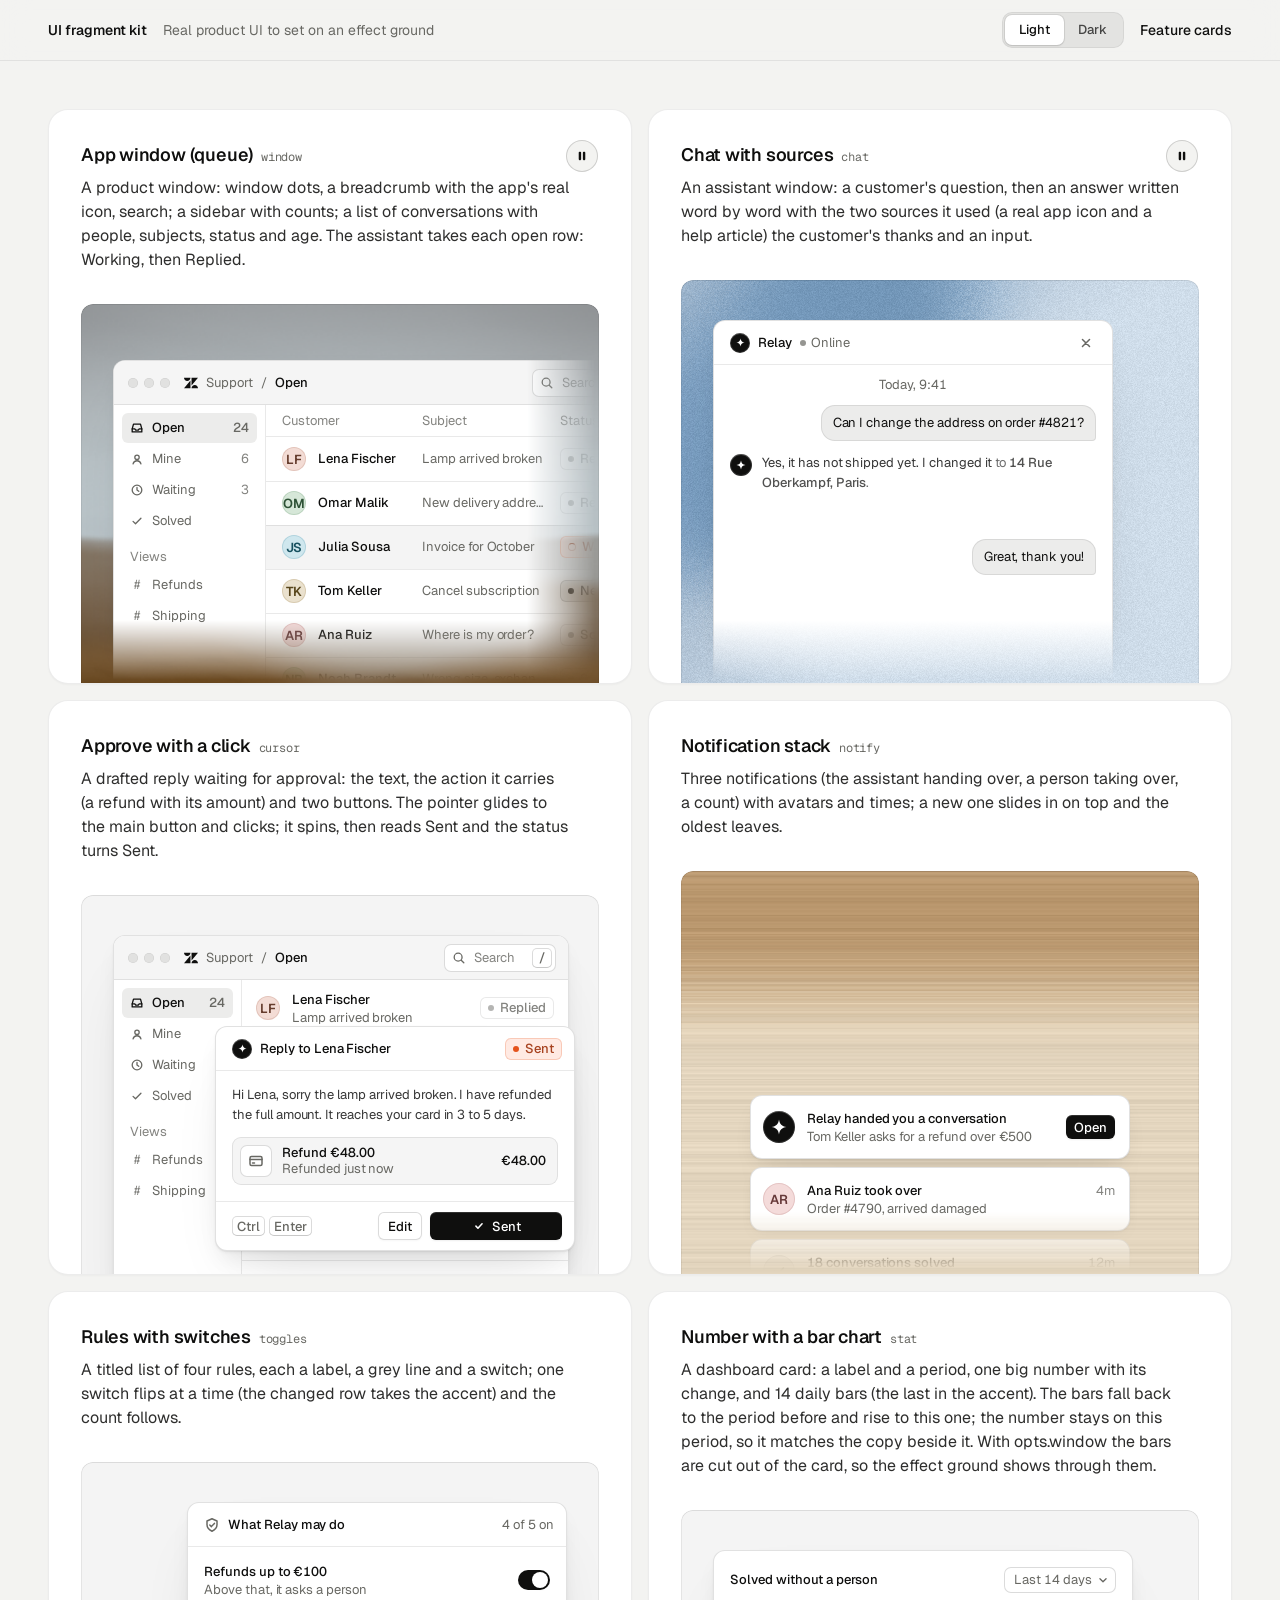
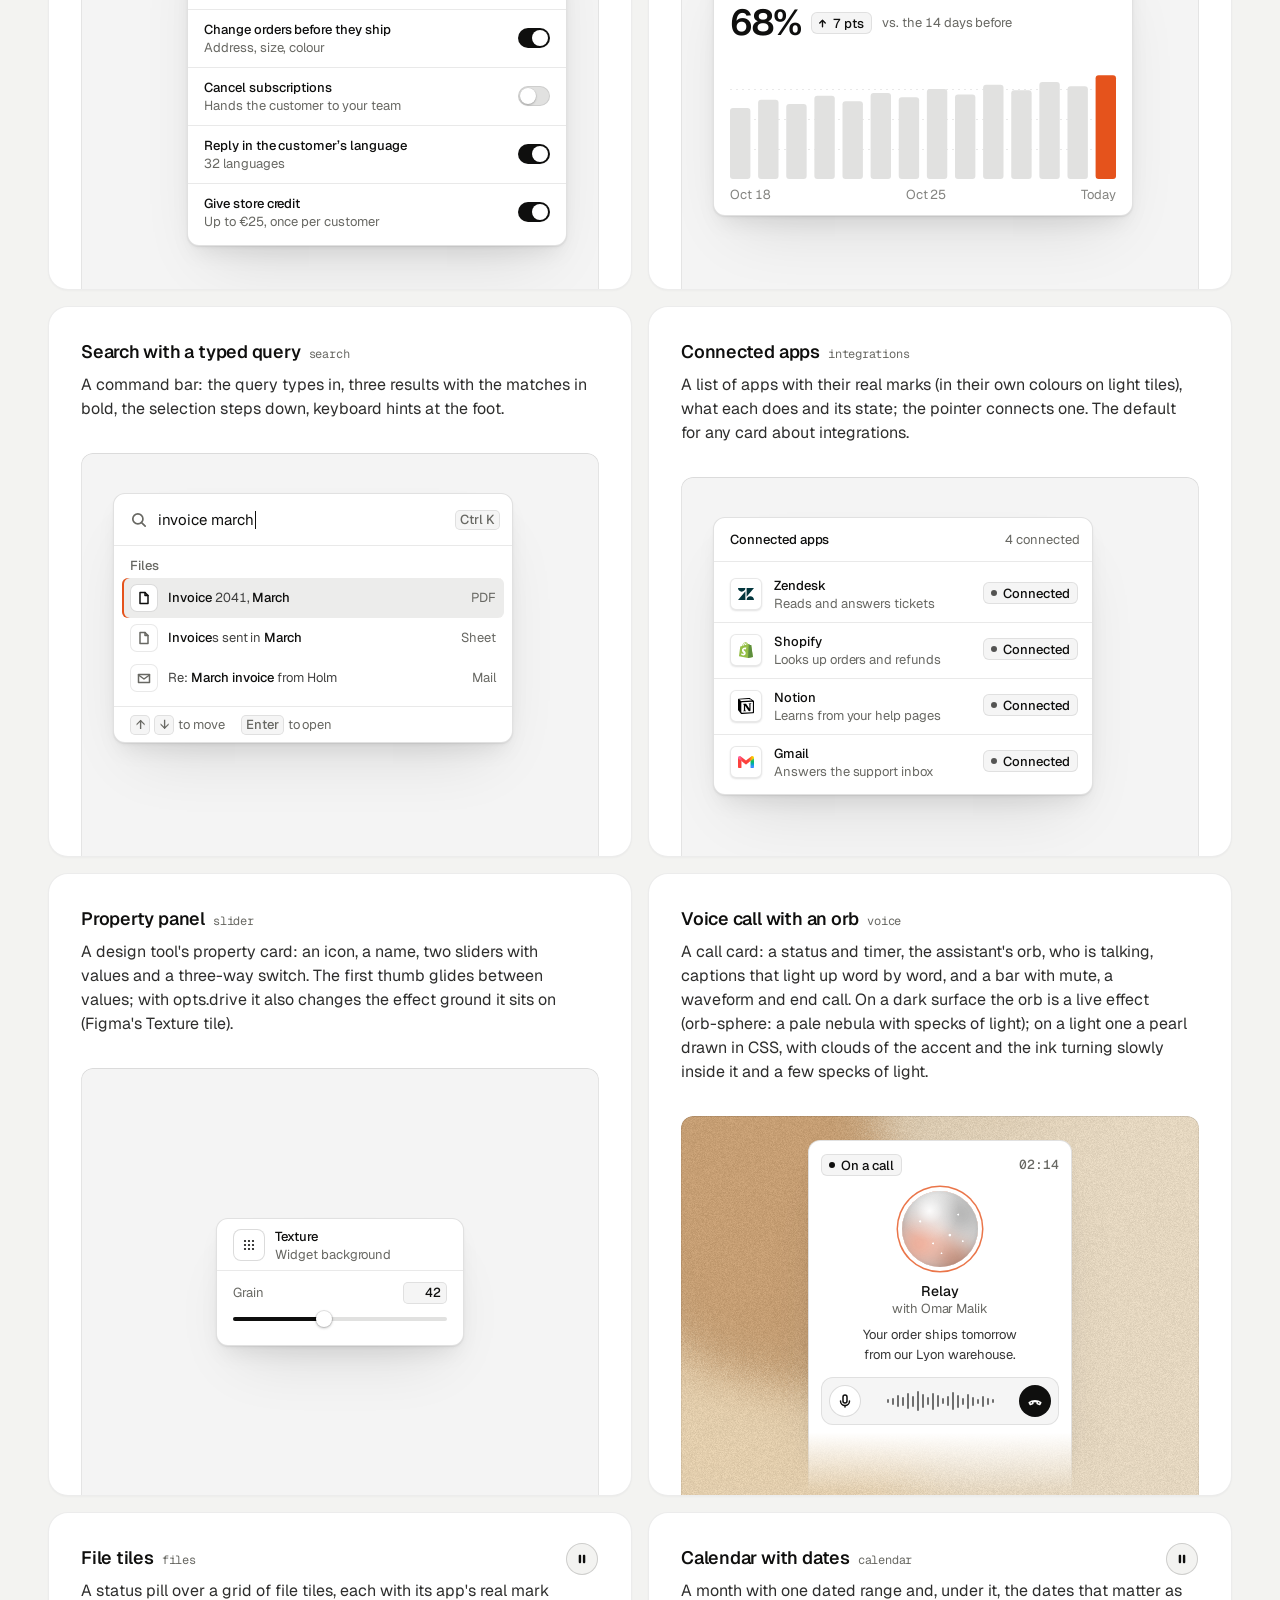
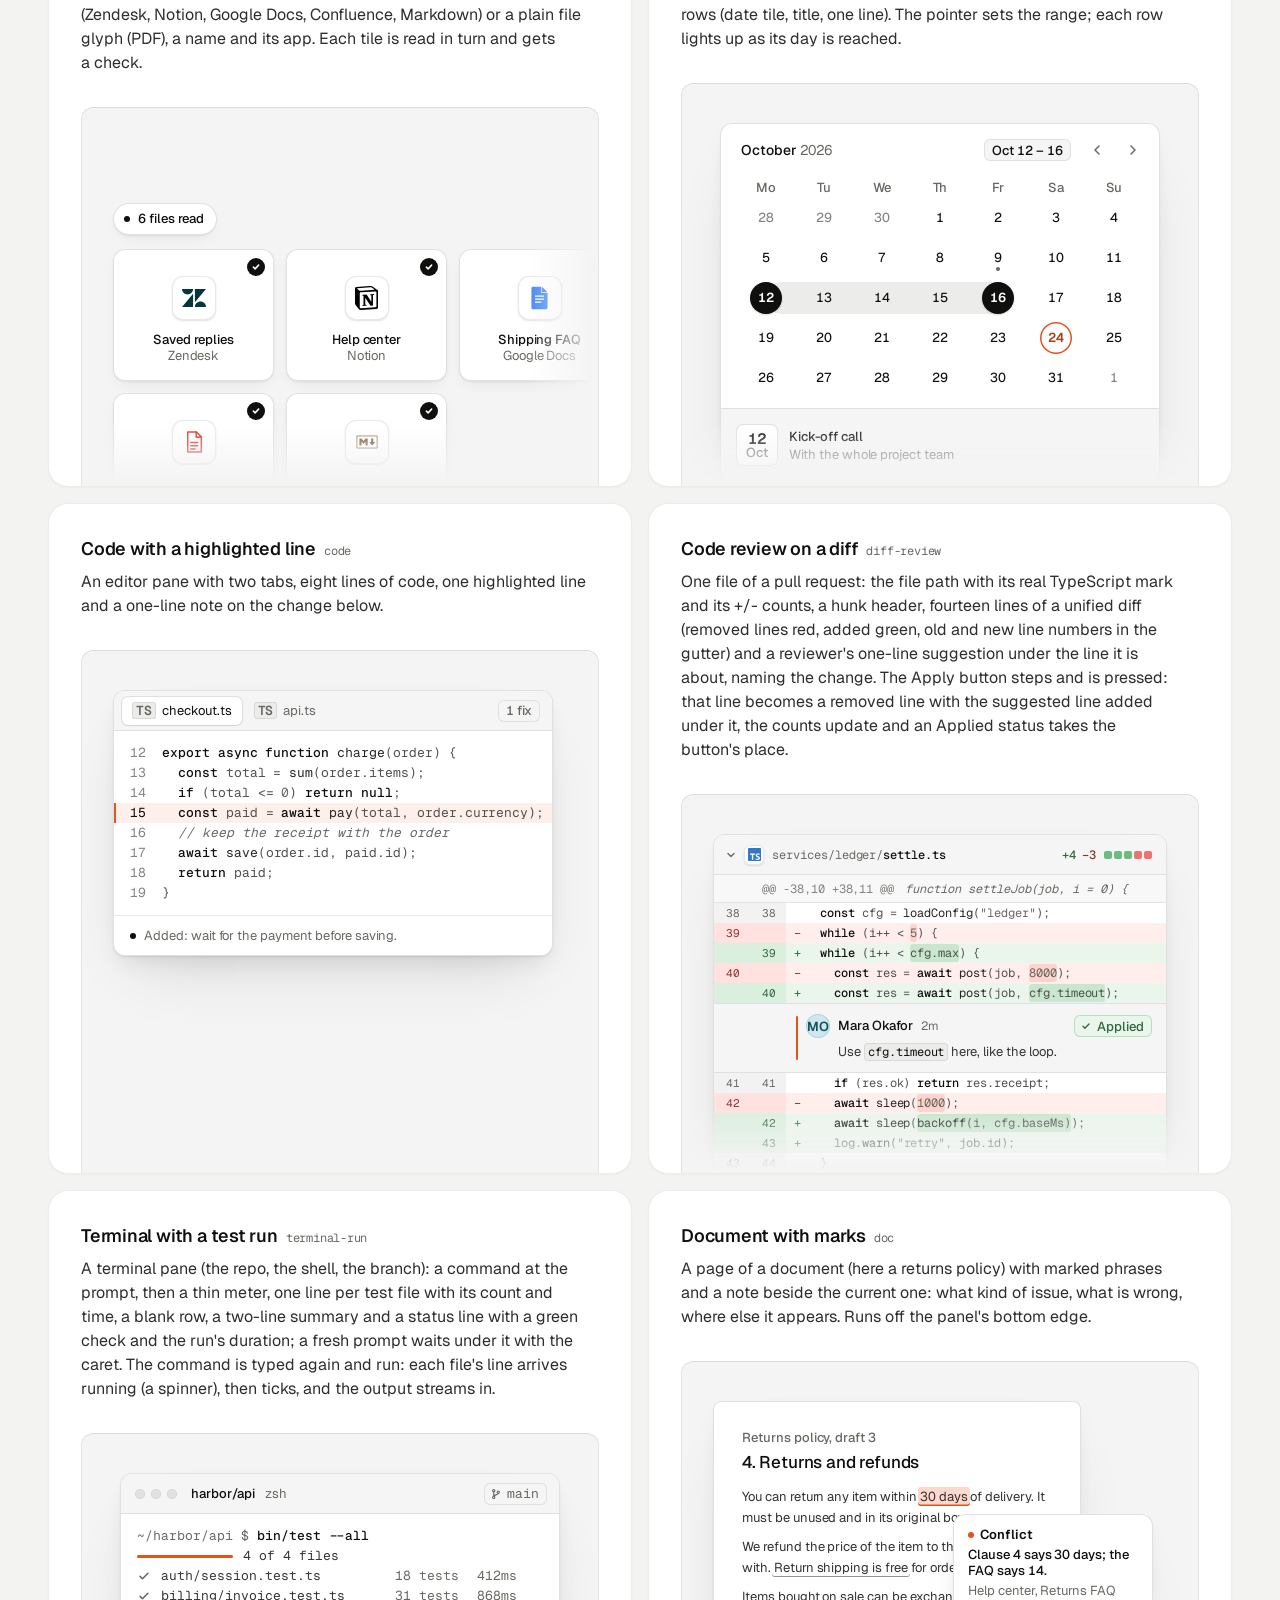
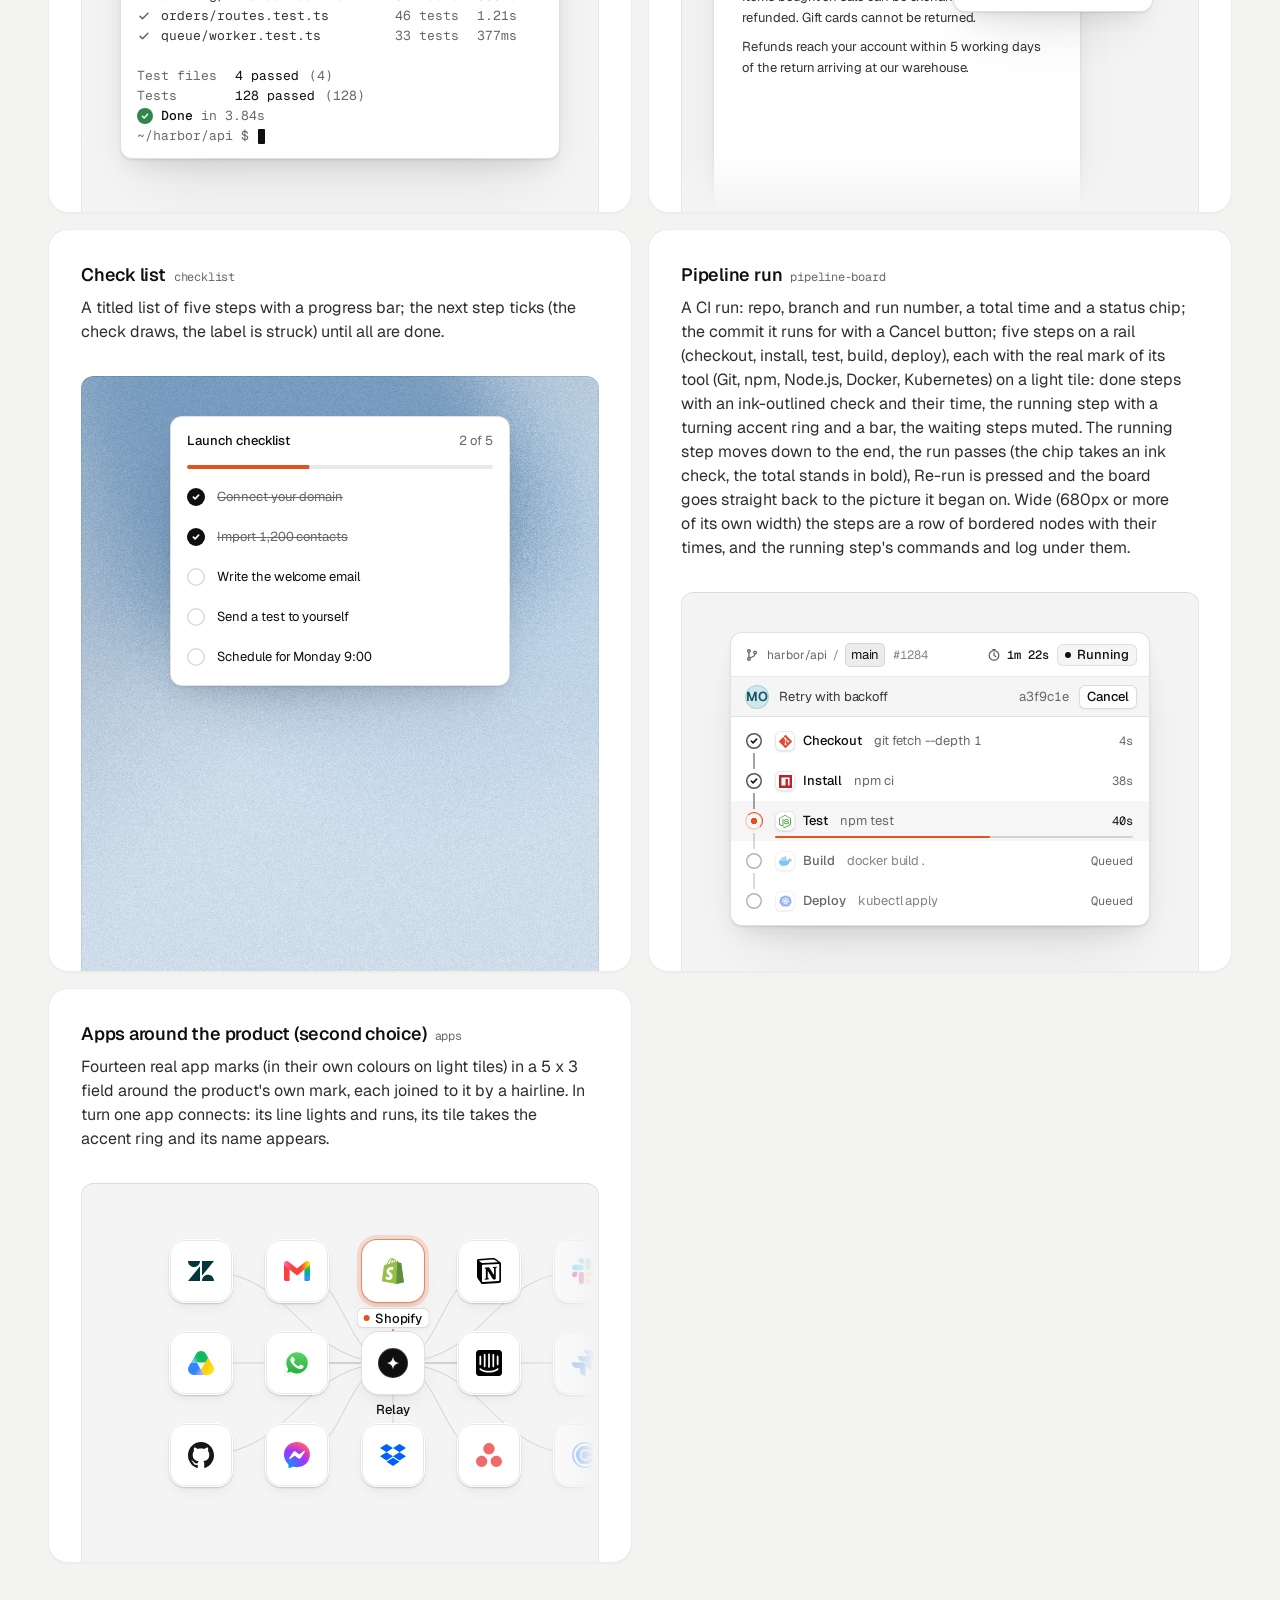
<file: situs/assets/ui/index.html>
<!doctype html>
<html lang="en" data-theme="light">
<head>
<script>window.__tpGlMax = 16;   /* a gallery shows many live effects at once; a page of a site keeps the default 4 (fx.js) */</script>
<meta charset="utf-8">
<meta name="viewport" content="width=device-width, initial-scale=1">
<title>UI fragment kit</title>
<meta name="description" content="Nineteen pieces of real product UI from the taste-skill kit, each on an effect ground in a feature card.">
<link rel="preconnect" href="https://fonts.googleapis.com">
<link rel="preconnect" href="https://fonts.gstatic.com" crossorigin>
<link href="https://fonts.googleapis.com/css2?family=Geist:wght@300..700&family=Geist+Mono:wght@400;500&display=swap" rel="stylesheet">
<link rel="stylesheet" href="base.css">
<link rel="stylesheet" href="cards.css">
<style>
  :root { --font-text: "Geist", system-ui, sans-serif; --font-display: "Geist", system-ui, sans-serif; --font-mono: "Geist Mono", ui-monospace, monospace; }
  [data-theme="light"] { --bg: #f3f3f1; --card: #ffffff; --ink: #0f0f0e; --muted: #686863; --accent: #e5531c; --accent-ink: #ffffff; --g-bg: #e9e8e4; --g-surface: #f6f5f2; --frag: #ffffff; --warm: #c9a679; }
  [data-theme="dark"] { --bg: #070708; --card: #151517; --ink: #f2f2ef; --muted: #8f9094; --accent: #ff7a3c; --accent-ink: #120c08; --g-bg: #0e0e10; --g-surface: #1b1c1f; --frag: #1c1d20; --warm: #9c9689; }
  * { box-sizing: border-box; }
  html, body { margin: 0; }
  body { font-family: var(--font-text); background: var(--bg); color: var(--ink); -webkit-font-smoothing: antialiased; }
  .panel { --fx-bg: var(--g-bg); --fx-surface: var(--g-surface); --fx-ink: var(--ink); --fx-muted: var(--muted); --fx-accent: var(--hue, var(--warm)); --fx-accent-ink: var(--accent-ink); --calm: var(--g-bg); --p-h: 380px; }
  .top { position: sticky; top: 0; z-index: 20; background: color-mix(in oklab, var(--bg) 86%, transparent); backdrop-filter: blur(14px); -webkit-backdrop-filter: blur(14px); border-bottom: 1px solid color-mix(in oklab, var(--ink) 8%, transparent); }
  .top__in { max-width: 1232px; margin: 0 auto; padding: 0 24px; height: 60px; display: flex; align-items: center; gap: 16px; font-size: 14px; line-height: 20px; }
  .top__in strong { font-weight: 560; }
  .top__in > span { color: var(--muted); }
  .sp { flex: 1; }
  .seg { display: inline-flex; padding: 3px; border-radius: 10px; background: color-mix(in oklab, var(--ink) 6%, var(--bg)); box-shadow: inset 0 0 0 1px color-mix(in oklab, var(--ink) 6%, transparent); }
  .seg button { font: inherit; font-size: 13px; font-weight: 500; border: 0; background: none; color: color-mix(in oklab, var(--ink) 72%, var(--bg)); height: 30px; padding: 0 14px; border-radius: 7px; cursor: pointer; }
  .seg button[aria-pressed="true"] { background: var(--card); color: var(--ink); box-shadow: 0 0 0 1px color-mix(in oklab, var(--ink) 8%, transparent), 0 1px 2px rgb(0 0 0 / .1); }
  .top__in a { color: var(--ink); text-decoration: none; font-weight: 500; }
  main { max-width: 1232px; margin: 0 auto; padding: 48px 24px 96px; }
  .grid { display: grid; grid-template-columns: repeat(2, minmax(0, 1fr)); gap: 16px; }
  .card > h3 code { font: 400 12px/16px var(--font-mono); color: var(--muted); margin-left: 8px; }
  @media (max-width: 860px) { .grid { grid-template-columns: minmax(0, 1fr); } }
  @media (max-width: 600px) { main { padding: 24px 16px 64px; } .top__in { padding: 0 16px; } .top__in > span { display: none; } .panel { --p-h: 340px; } }
</style>
</head>
<body>
<header class="top">
  <div class="top__in">
    <strong>UI fragment kit</strong><span>Real product UI to set on an effect ground</span>
    <span class="sp"></span>
    <div class="seg" role="group" aria-label="Theme"><button type="button" data-mode="light" aria-pressed="true">Light</button><button type="button" data-mode="dark" aria-pressed="false">Dark</button></div>
    <a href="cards.html">Feature cards</a>
  </div>
</header>
<main><div class="grid" id="grid"></div></main>

<script type="module">
  import fx from '../effects/fx.js';
  import ui from './ui.js';
  const index = await fetch('index.json').then(r => r.json());
  // where each one sits, as its meta.json says: anchored at a corner or rising from the bottom and cut by
  // the panel's edge, or whole with 24px or more of ground round it; a fade only where an edge cuts it.
  // Only the compact slider sits in the calm middle (Figma's Texture tile); the cursor dialog is shown
  // where it belongs, over the lower-right edge of a window. [class, fade, style, opts]
  const PLACE = {
    window: ['at-corner', 'stage--fade-br', '--ay:56px'],
    chat: ['at-rise to-edge', 'stage--fade-b'],
    cursor: ['at-over', '', '--bx:24px;--by:24px'],
    notify: ['at-rise fit', 'stage--fade-b', '--ay:calc(100% - 180px);--ay-sm:calc(100% - 180px);--fit-max:380px'],
    toggles: ['at-right', ''],
    stat: ['at-corner', ''],
    search: ['at-corner', ''],
    integrations: ['at-corner', ''],
    slider: ['at-center', '', '', '{"compact":true,"drive":{"param":"grain","min":0.15,"max":0.95}}'],
    voice: ['at-rise to-edge fit', 'stage--fade-b', '--ax:max(24px, 50% - 132px);--ay:24px;--fit-max:264px'],
    files: ['at-corner wide', 'stage--fade-br', '--w:680px;--ay:96px'],
    calendar: ['at-rise fit', 'stage--fade-b', '--fit-max:440px'],
    code: ['at-corner', ''],
    'diff-review': ['at-corner fit', 'stage--fade-b', '--fit-max:480px'],
    'terminal-run': ['at-rise fit', '', '--fit-max:440px'],
    'pipeline-board': ['at-rise fit', '', '--fit-max:420px'],
    doc: ['at-corner to-edge', 'stage--fade-b'],
    checklist: ['at-rise fit', '', '--fit-max:340px'],
    apps: ['at-corner wide', 'stage--fade-br', '--w:560px;--ay:48px'],
  };
  // grounds behind UI are soft lit fields (never a line or dot pattern), on both themes: the bright
  // picture behind dark UI on the dark page, a clear step darker than white UI on the light page
  // the painting stays abstract (a mist over warm sand, level, fully soft) and shows once on the page
  const PAINT = ['painterly-landscape', { blur: 1, brush: 0.35, slope: 0, hillY: 0.3, horizon: 0.62, calm: 0.2, calmX: 0.6, calmY: 0.8, drift: 0, side: 1 }, '{"bg":"#a3b0b6","accent":"#c49a6c"}'];
  const GRAIN = ['grain-gradient', { speed: 0, grainMotion: 0, calm: 0.2, calmX: 0.5, calmY: 0.6, tint: 0.6, contrast: 0.6 }, '{"bg":"#d9ccb7","surface":"#e9e0d2","ink":"#2a2622","muted":"#6f675c","accent":"#a8794a"}'];
  const SKY = [GRAIN[0], GRAIN[1], '{"bg":"#c6d3df","surface":"#d6e0e9","ink":"#25303a","muted":"#5d6873","accent":"#3f6a92"}'];
  const SAGE = [GRAIN[0], GRAIN[1], '{"bg":"#cdd6c6","surface":"#dce3d6","ink":"#262d24","muted":"#5f6a5a","accent":"#6c8e63"}'];
  const GROUND = (m, i) => (m.name === 'slider' ? GRAIN : i === 0 ? PAINT : [GRAIN, SKY, SAGE][i % 3]);
  const q = new URLSearchParams(location.search);
  const grid = document.getElementById('grid');
  grid.innerHTML = index.fragments.map((m, i) => {
    const [at, fade, extra = '', opts = ''] = PLACE[m.name] || ['at-corner', 'stage--fade-br'];
    const [id, params, pal] = GROUND(m, i);
    const w = at === 'at-center' ? '' : ` style="--ax:32px;--ay:40px;${extra}"`;
    const o = opts ? ` data-ui-opts='${opts}'` : '';
    // the cursor is a dialog over a window's edge: the window under it holds still
    const under = m.name === 'cursor' ? `<div class="at-corner" style="--ax:32px;--ay:40px" data-ui-load="window" data-ui-opts='{"compact":true}' data-ui-still></div>` : '';
    return `<article class="card card--row"><h3>${m.title}<code>${m.name}</code></h3><p>${m.shows}</p>
      <div class="panel" data-fx="${id}" data-fx-seed="${(i + 1) * 17}" data-fx-params='${JSON.stringify(params)}' data-fx-palette='${pal}' style="--calm-k:0%">
        <div class="stage ${fade}">${under}<div class="${at}"${w}${o} data-ui-load="${m.name}"></div></div></div></article>`;
  }).join('');
  function setMode(mode) {
    document.documentElement.dataset.theme = mode;
    document.querySelectorAll('.seg button').forEach(b => b.setAttribute('aria-pressed', String(b.dataset.mode === mode)));
  }
  setMode(q.get('mode') === 'dark' ? 'dark' : 'light');
  if (q.has('t')) fx.setClock(+q.get('t'));
  // each ground is drawn once near the screen and kept as a picture (its WebGL context freed), so nineteen
  // panels need one or two contexts, not nineteen
  await Promise.all([ui.loadAll(grid), ui.grounds(grid, fx)]);
  document.documentElement.dataset.ready = '1';
  document.querySelectorAll('.seg button').forEach(b => b.addEventListener('click', async () => {
    setMode(b.dataset.mode);
    for (const el of grid.querySelectorAll('[data-ui]')) el.__ui?.repaint?.();
    await ui.grounds(grid, fx);
  }));
</script>
</body>
</html>
</file>
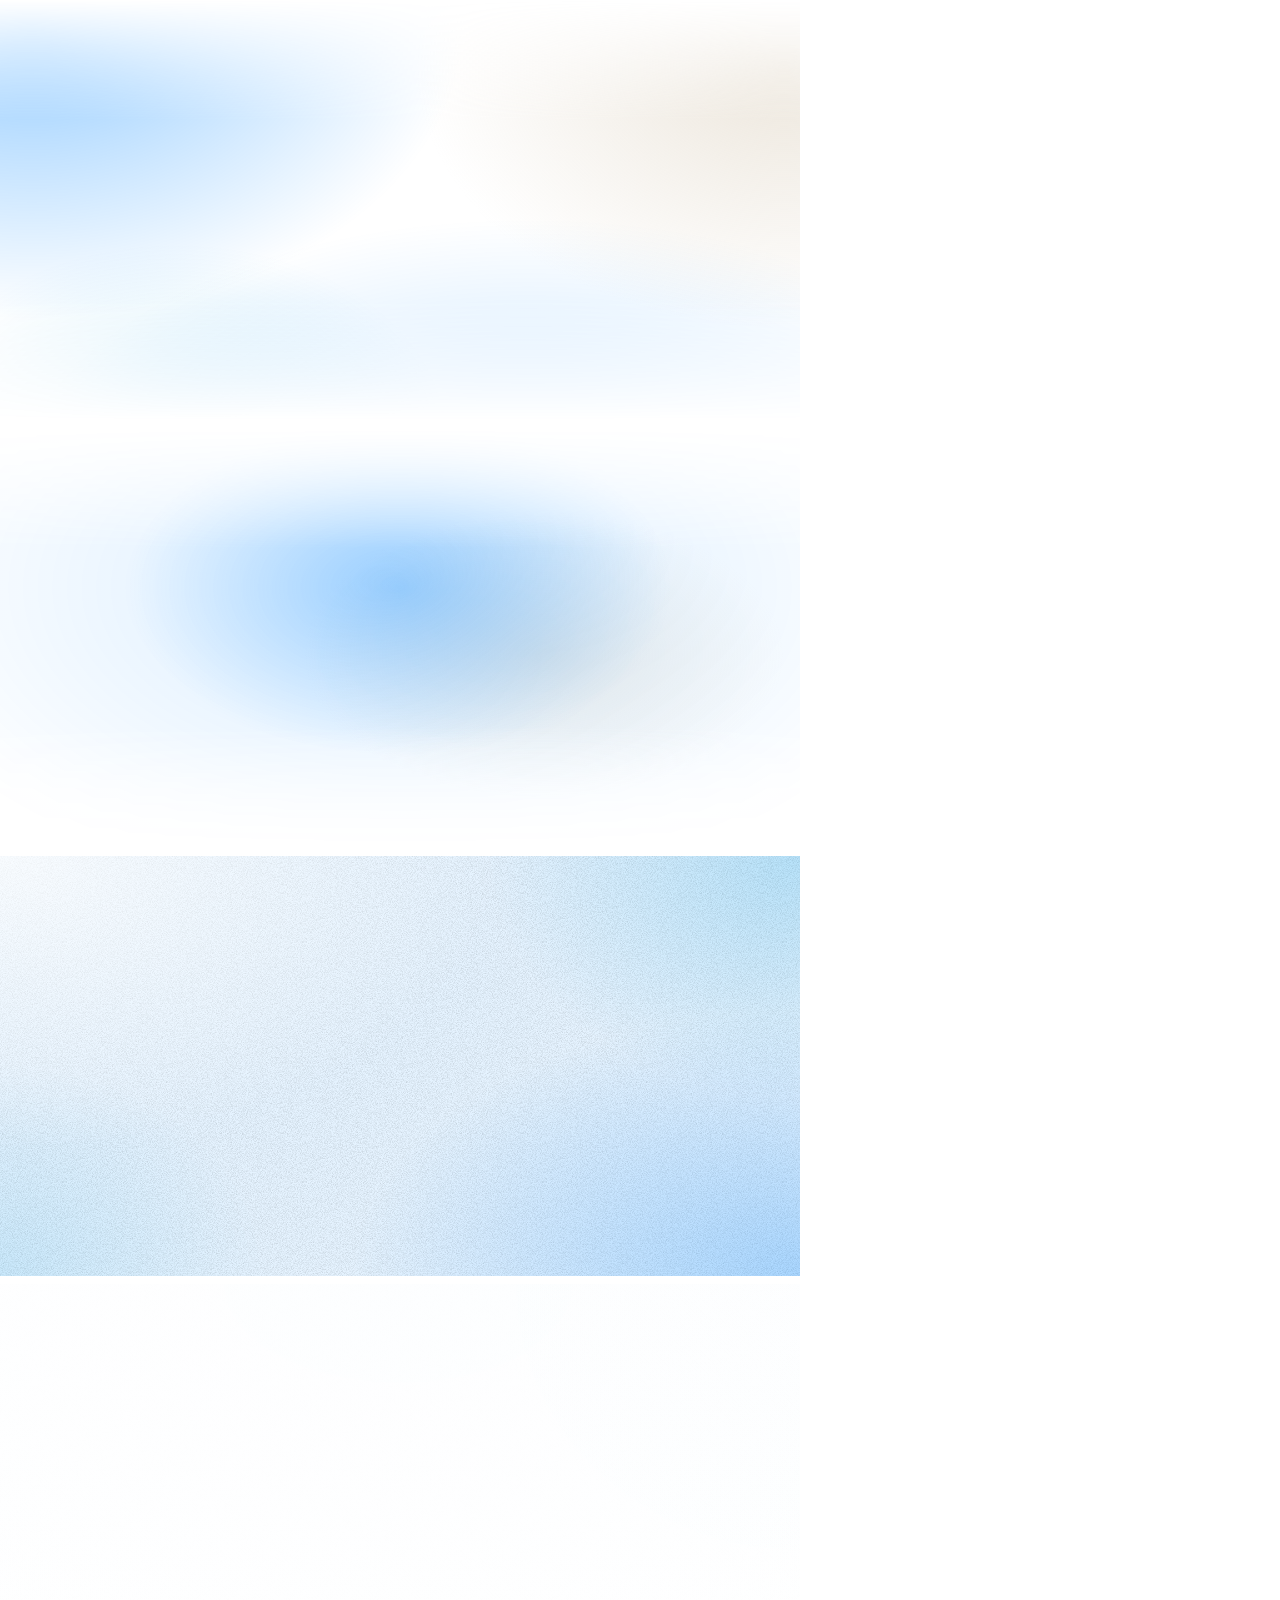
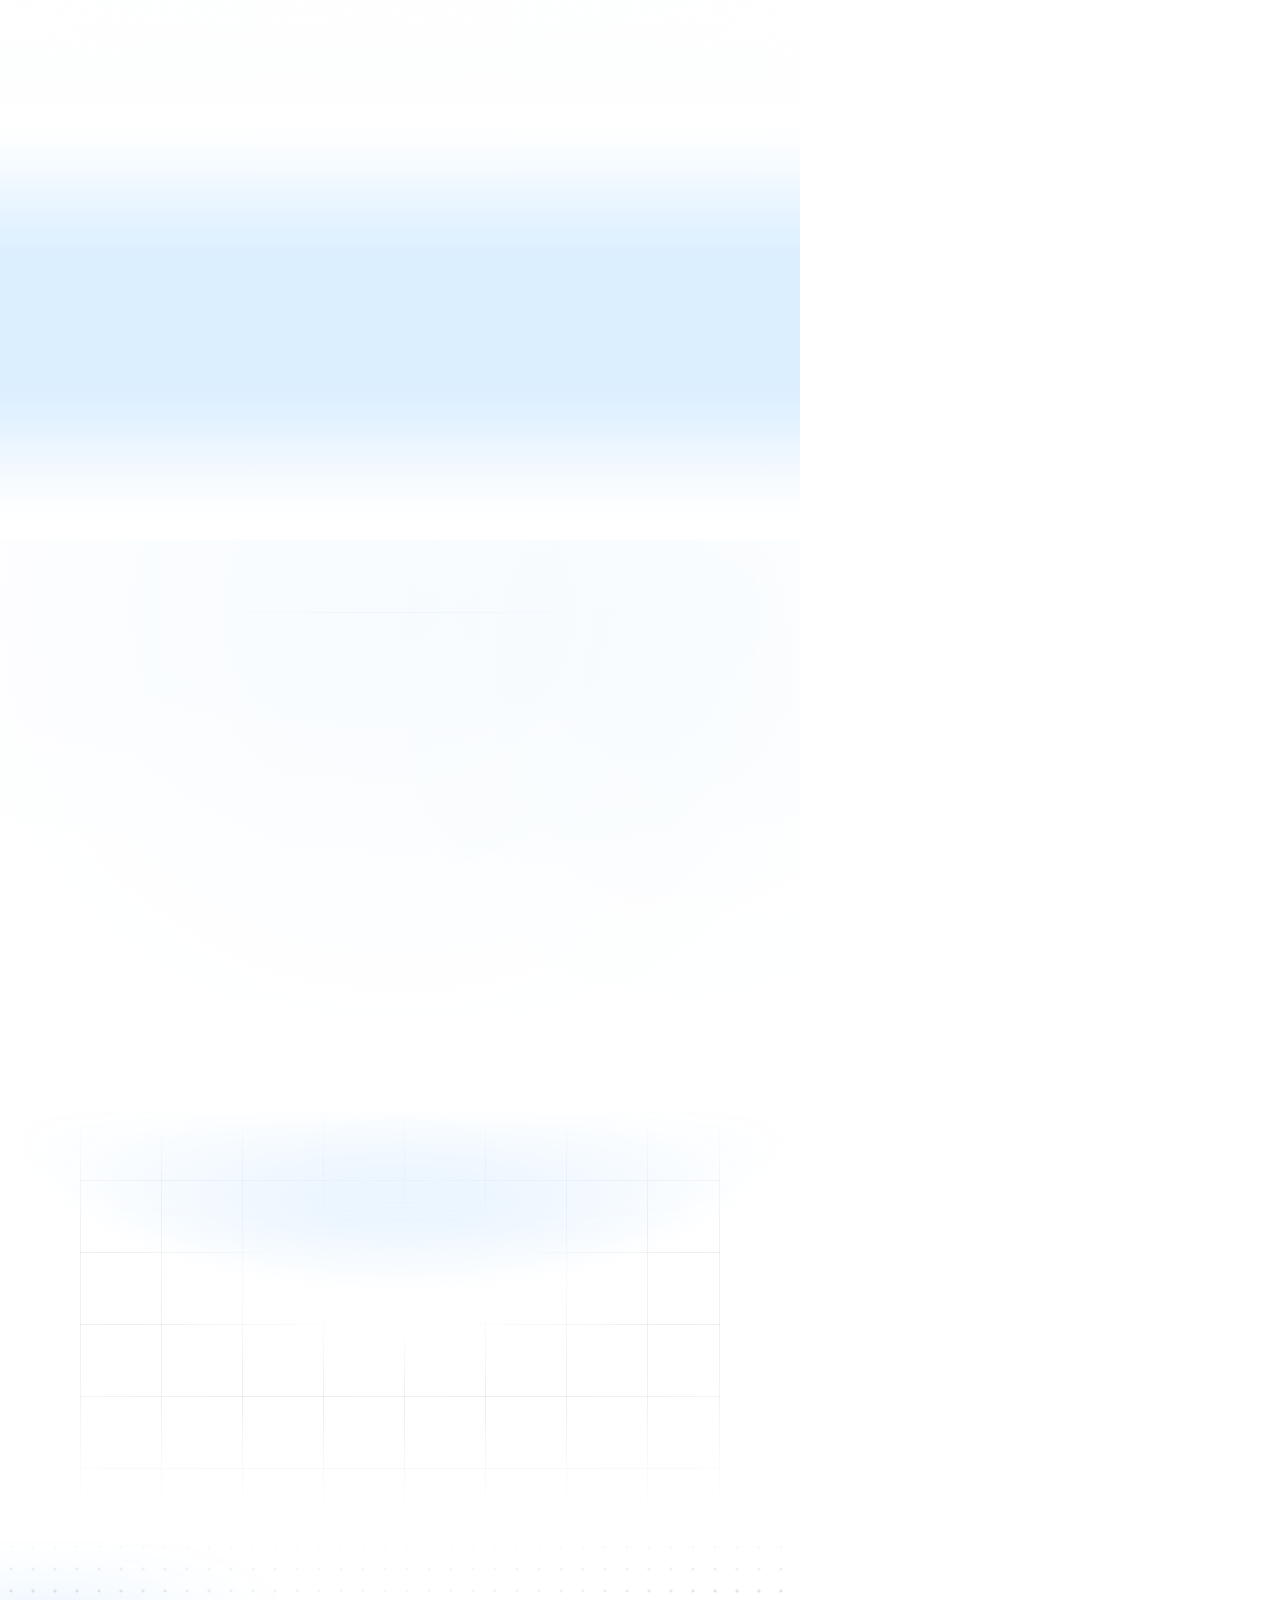
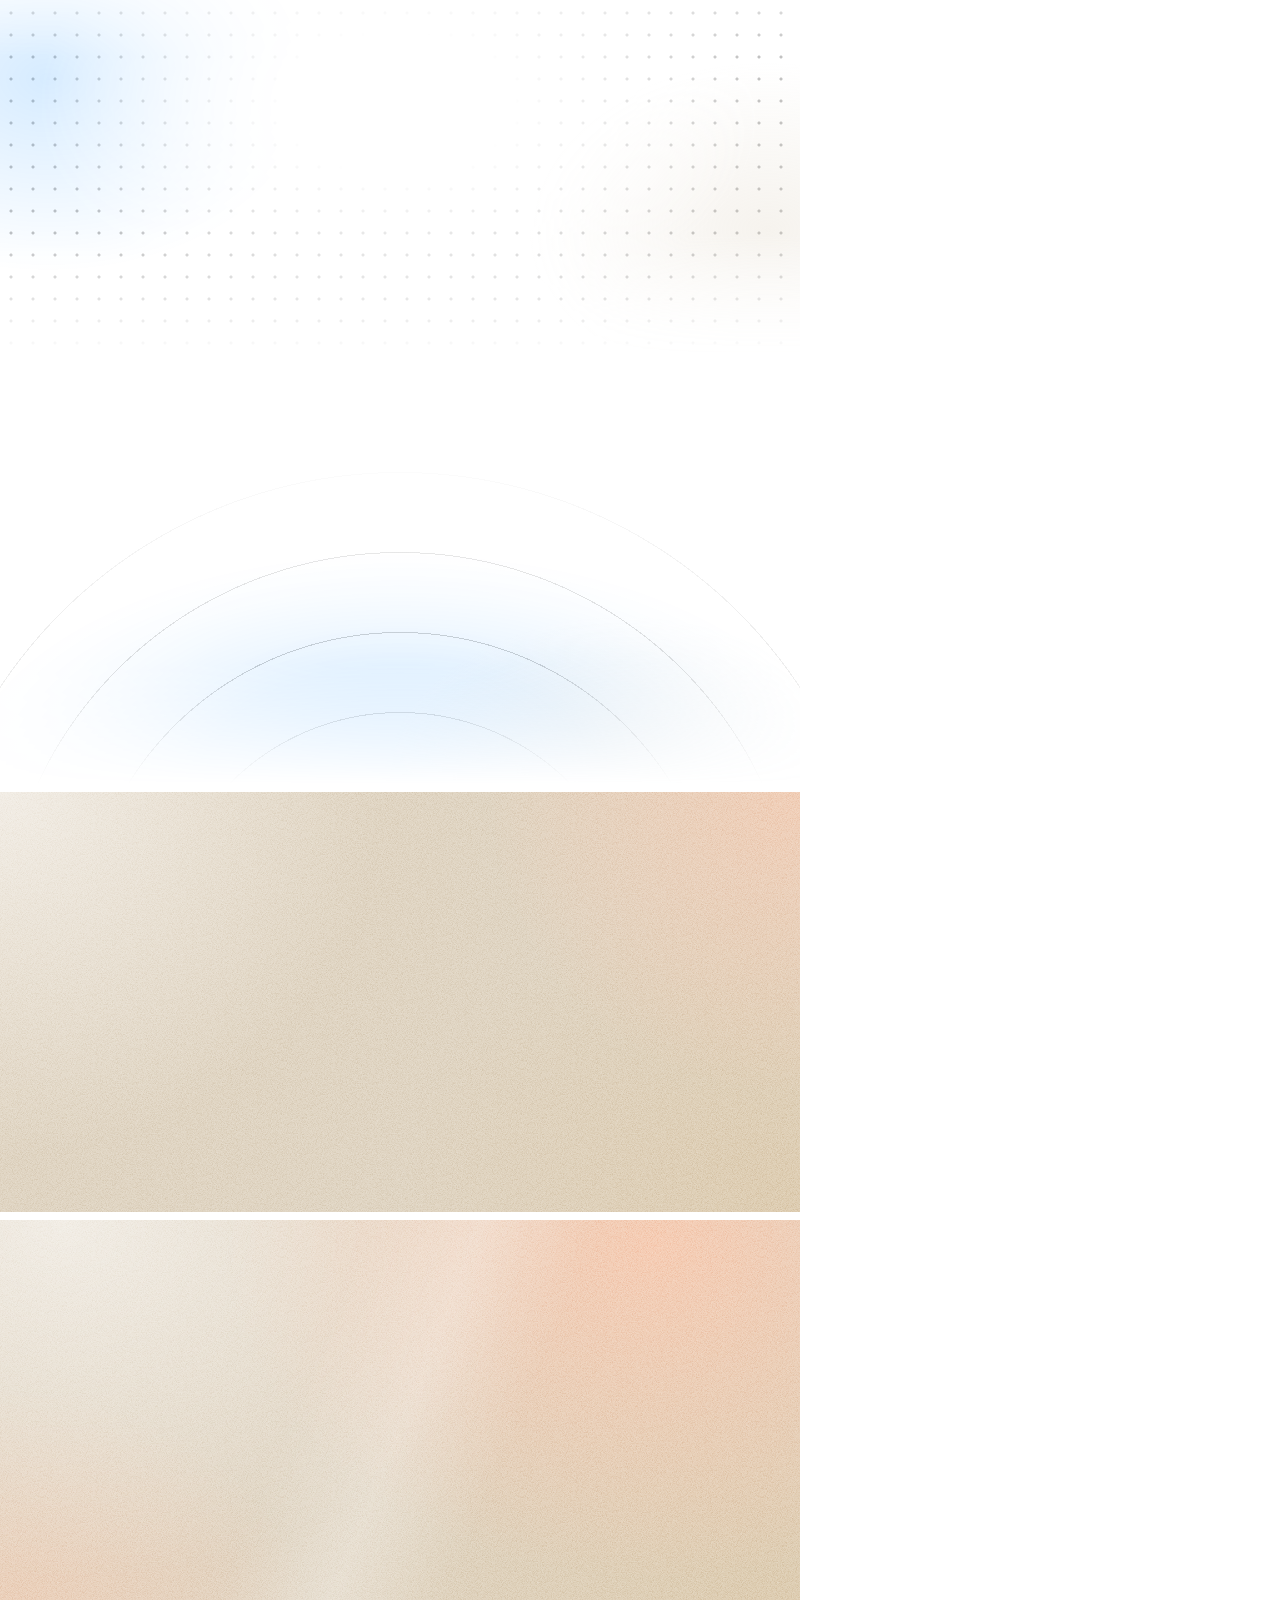
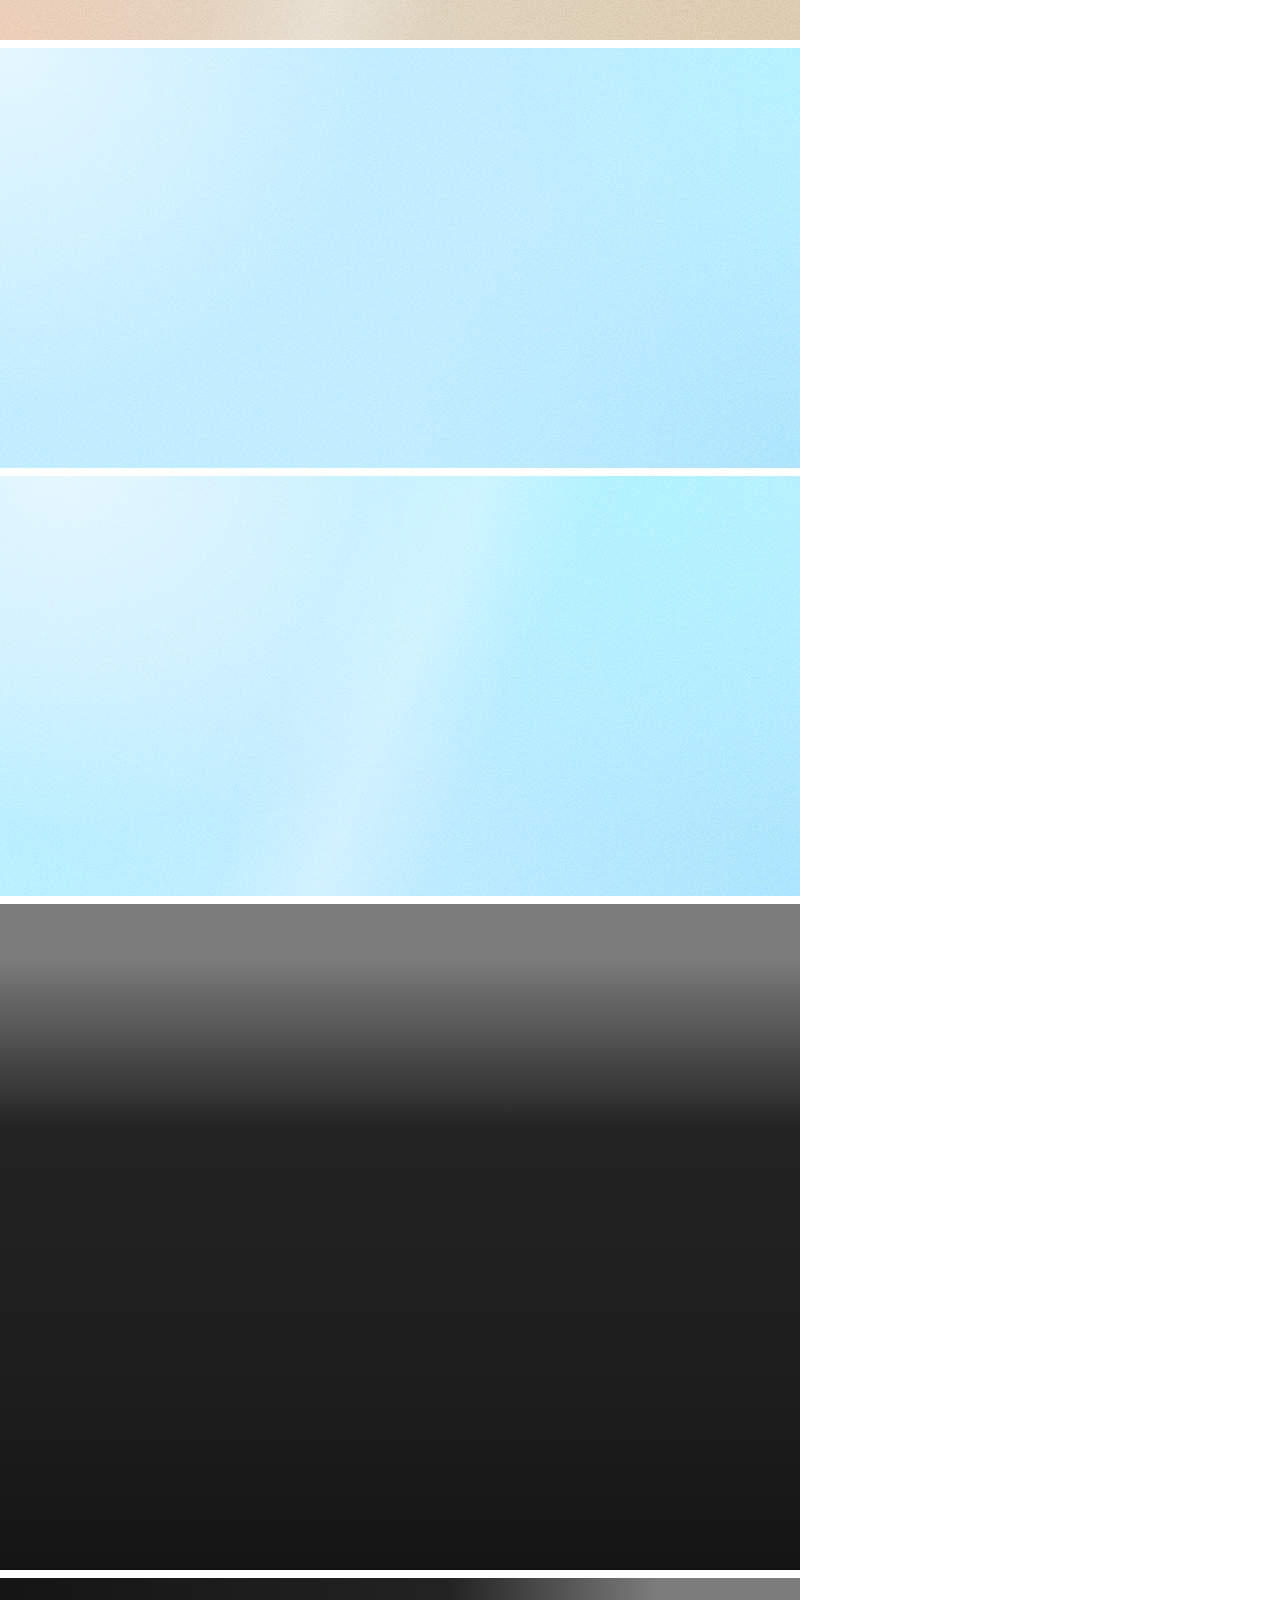
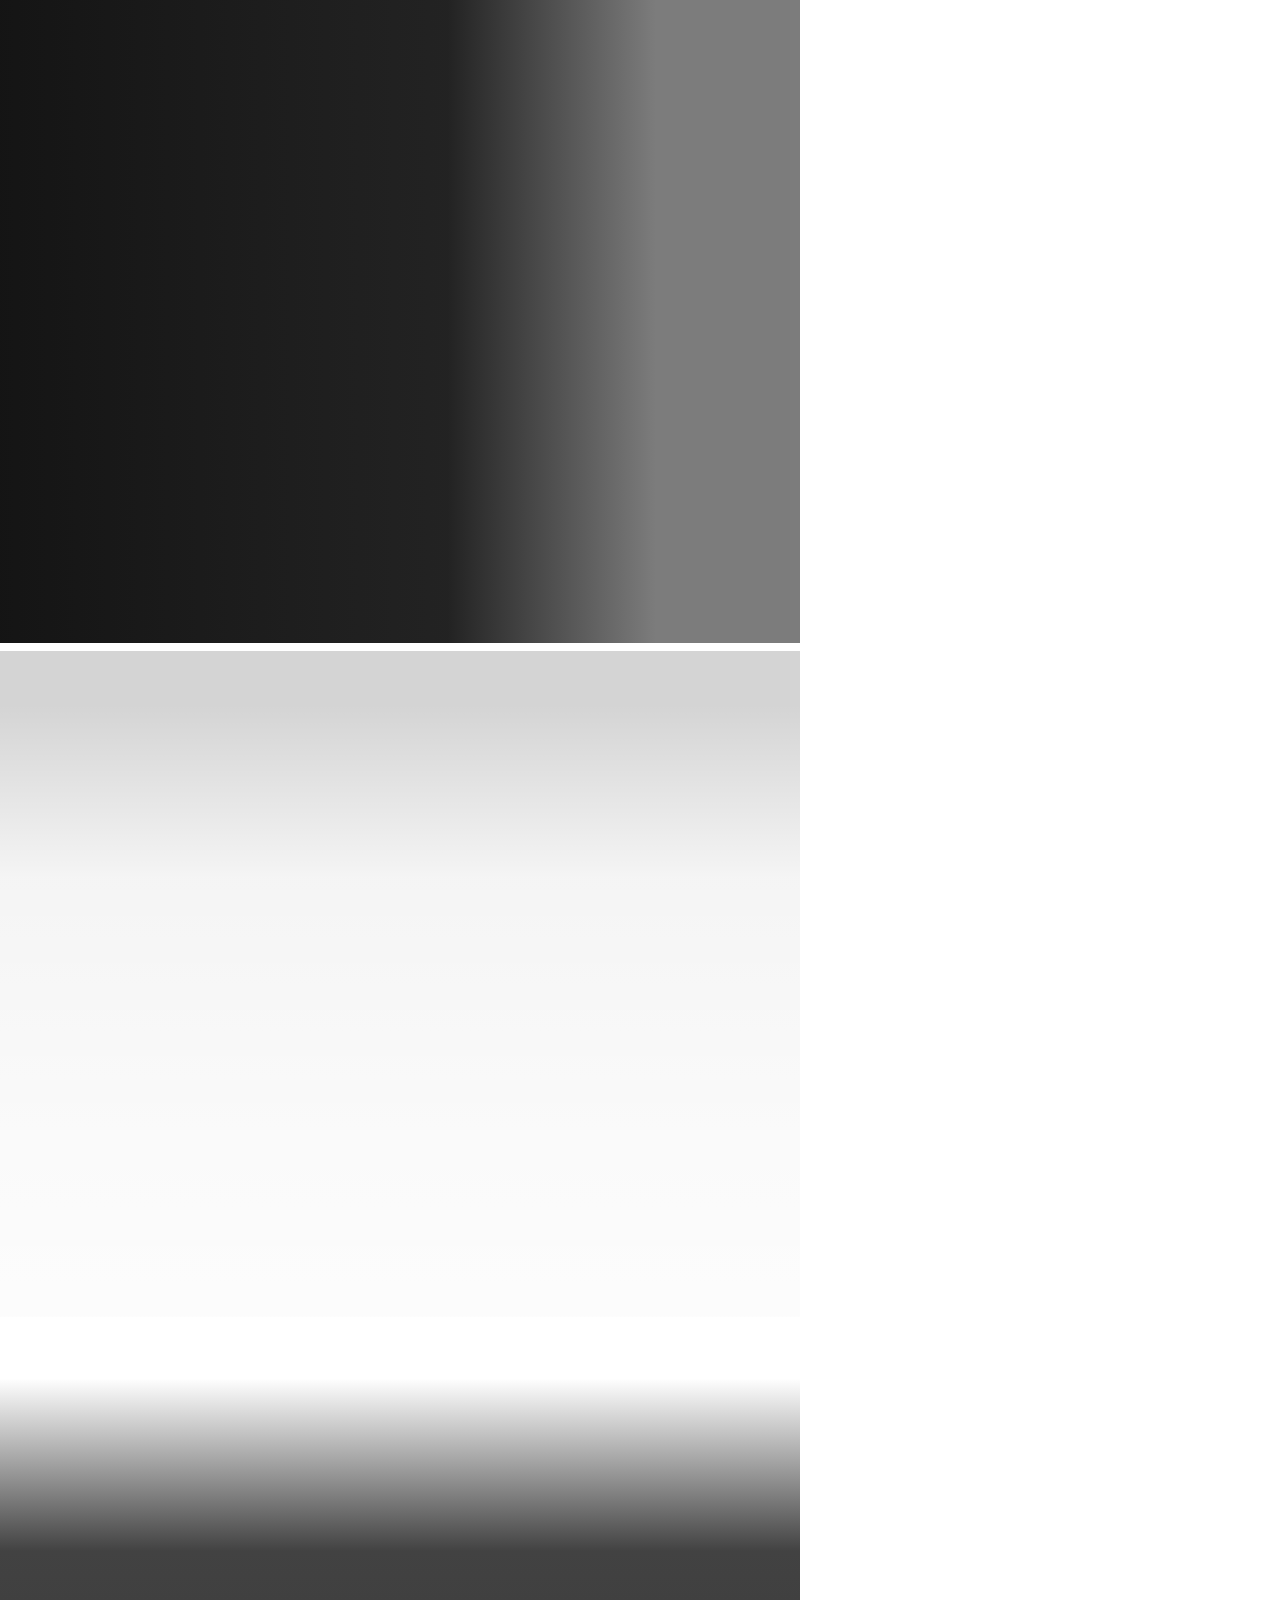
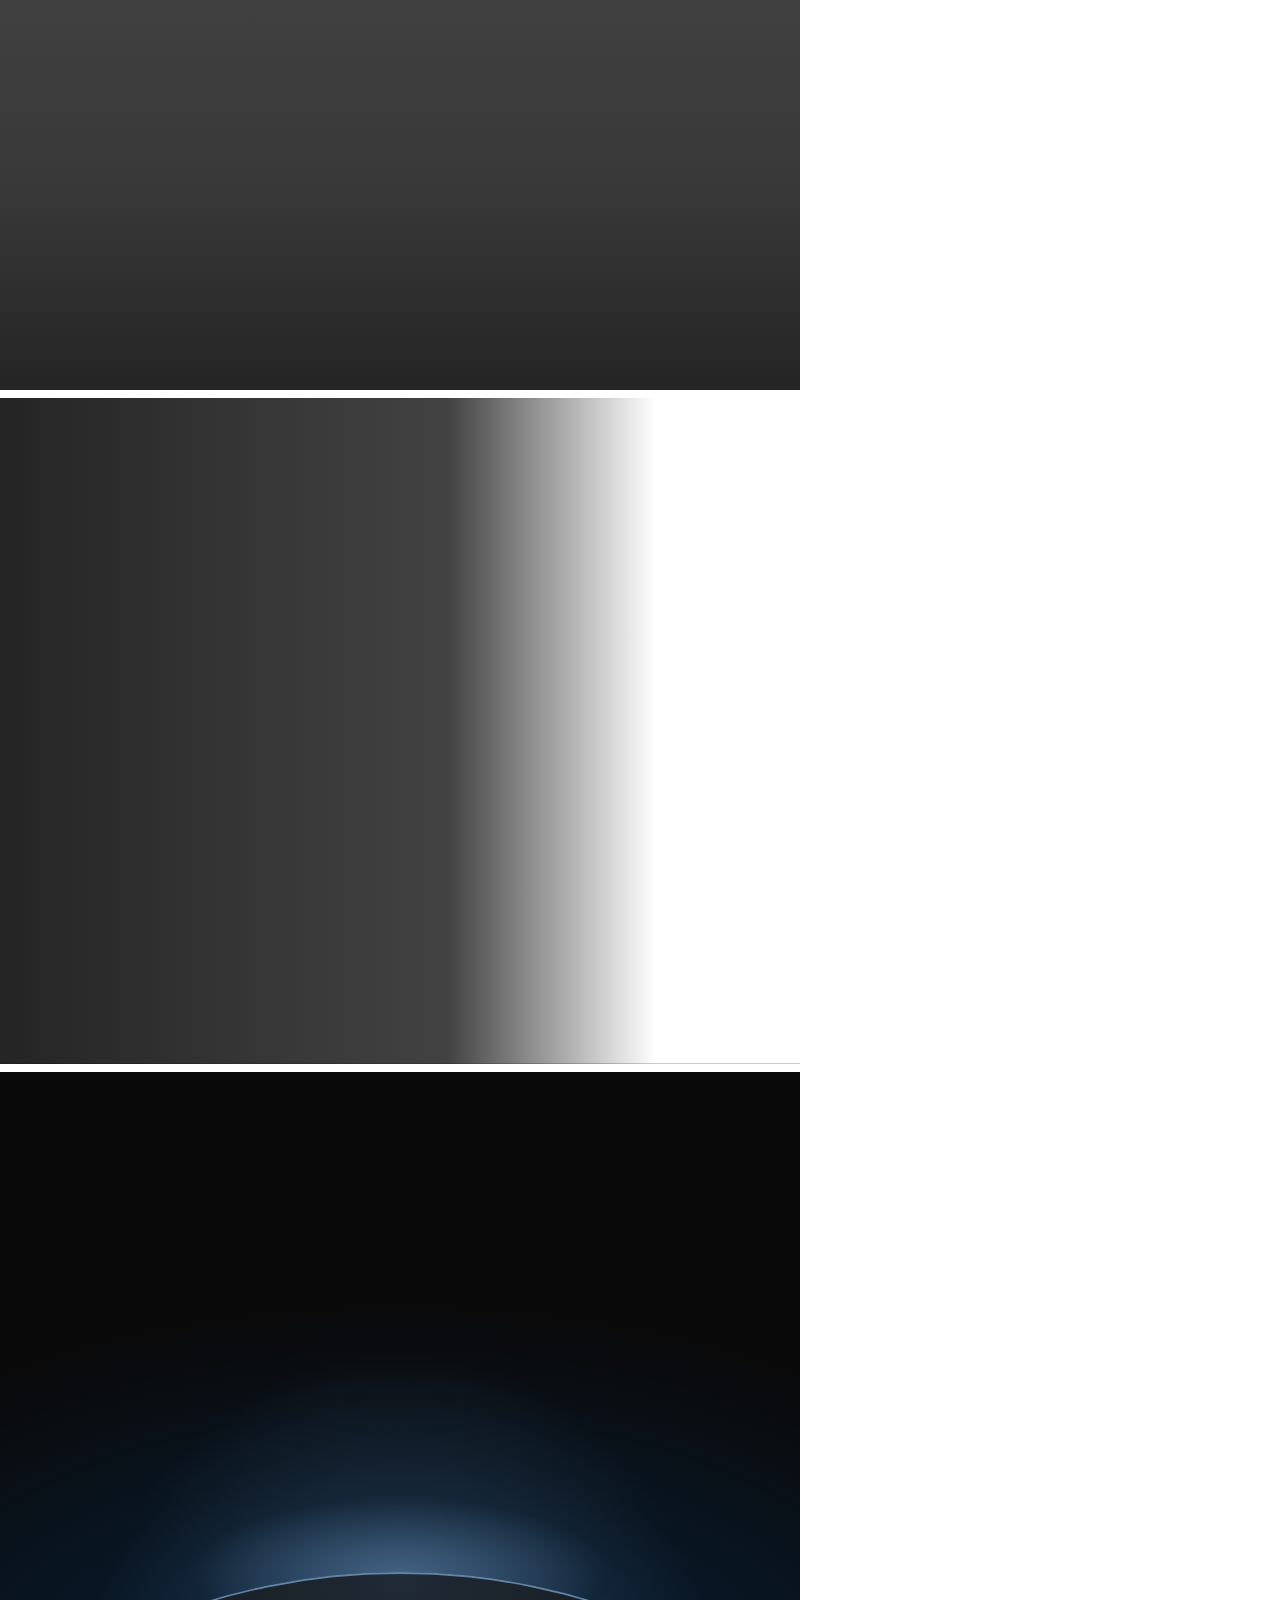
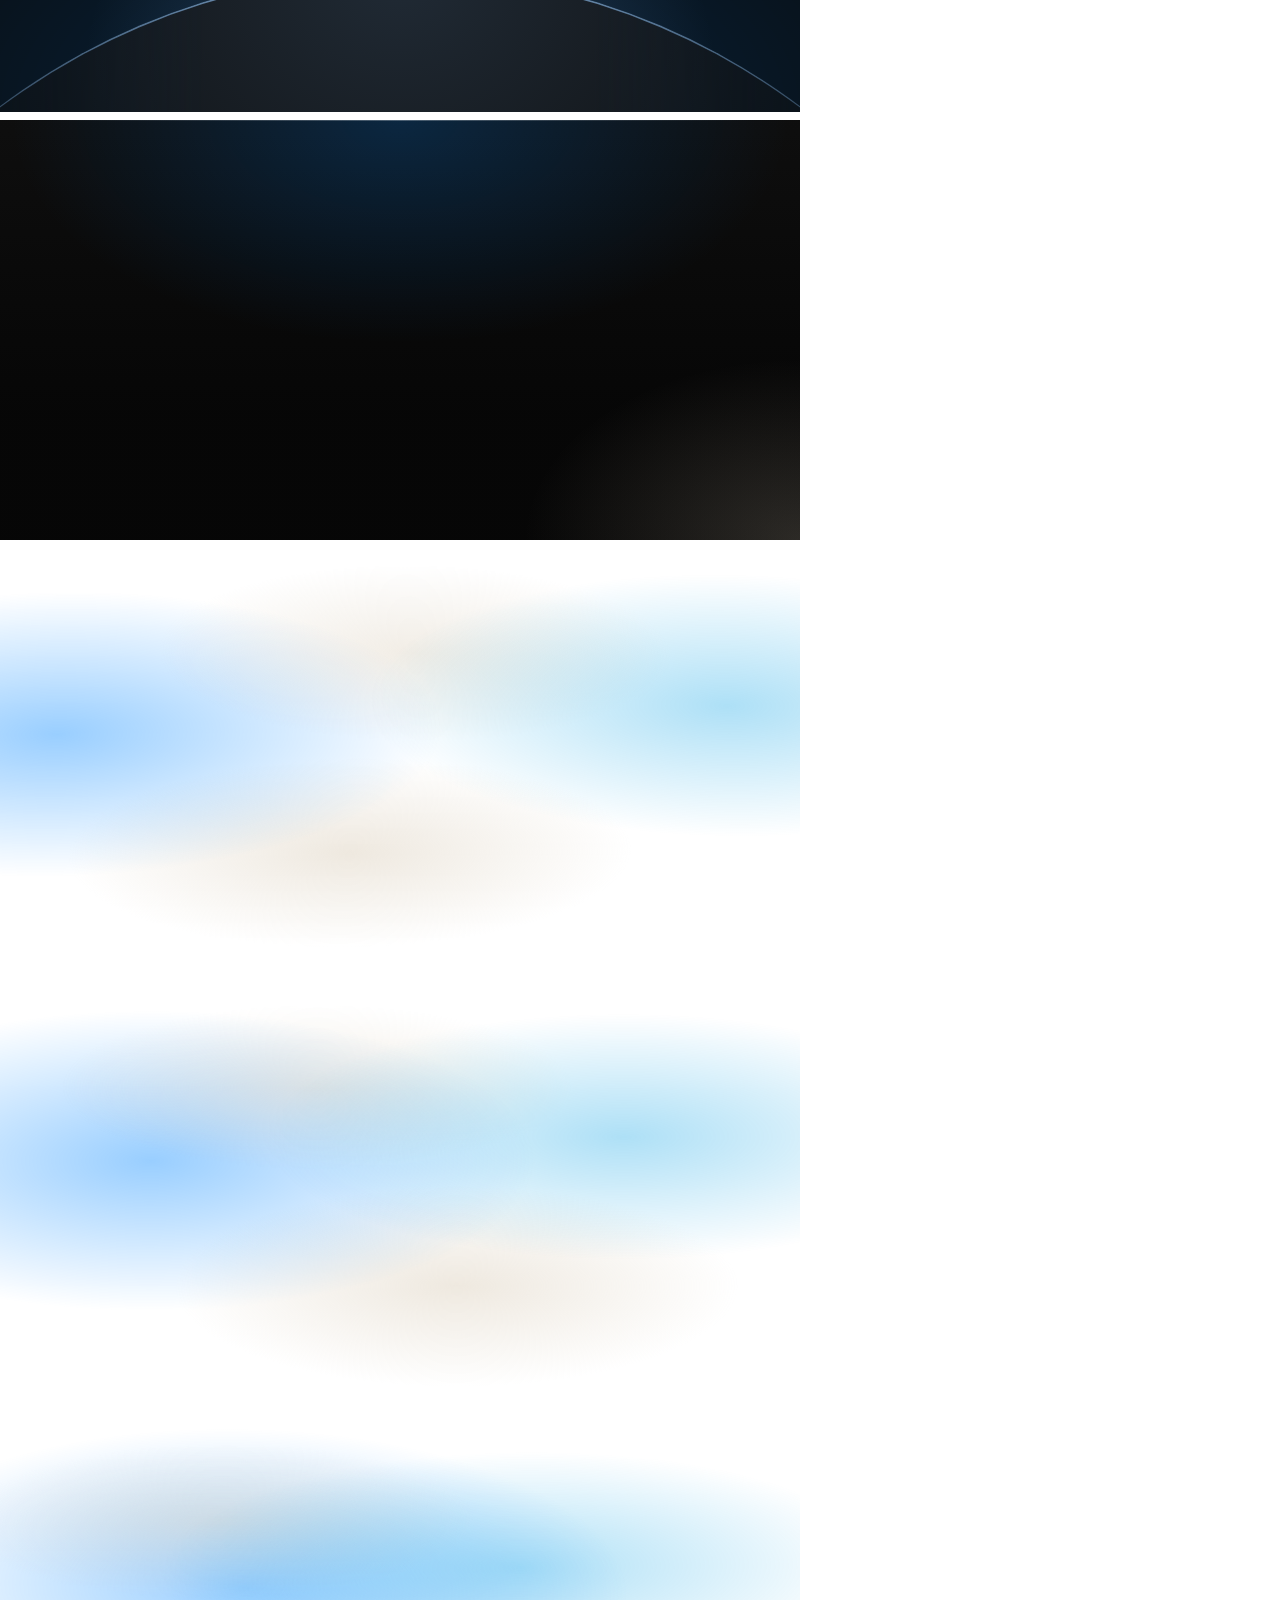
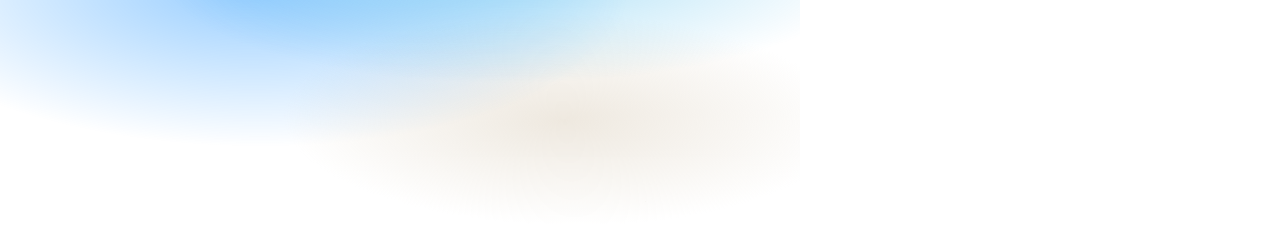
<file: situs/assets/backgrounds/check.html>
<!doctype html>
<html lang="en" data-ground="sand">
<head>
<meta charset="utf-8">
<title>Backgrounds contrast check</title>
<!-- Every ground in a 800px box, for check.mjs: it sets a palette, screenshots the boxes and measures
     the ink and muted contrast on every pixel of each ground's text zone (index.json). The photograph
     grounds sit on a flat grey picture: #7c7c7c for the dark scrim, #d4d4d4 for the light one; and the worst case of the dark scrim: a white
     picture (white words on it). The light scrim is for pale photographs only. -->
<link rel="stylesheet" href="../system.css">
<link rel="stylesheet" href="backgrounds.css">
<style>body { margin: 0; width: 800px; } .box { width: 800px; margin: 0 0 8px; padding: 24px; font-size: 20px; } .pi, .pm { visibility: hidden; } .pi { color: var(--ink); } .pm { color: var(--muted); }  /* the liquid blobs held at the start, the middle and the end of their drift (the keyframes in backgrounds.css), so the text zone is measured where they stand under it */
  .at-start::before { animation: none; transform: translate3d(-7%, 0, 0) skewX(-7deg) scaleY(.94); } .at-start::after { animation: none; transform: translate3d(8%, 0, 0) skewX(6deg) scaleY(1.04); }
  .at-mid::before { animation: none; transform: translate3d(.5%, 0, 0) skewX(-.5deg) scaleY(.995); } .at-mid::after { animation: none; transform: translate3d(-.5%, 0, 0) scaleY(.98); }
  .at-end::before { animation: none; transform: translate3d(8%, 0, 0) skewX(6deg) scaleY(1.05); } .at-end::after { animation: none; transform: translate3d(-9%, 0, 0) skewX(-6deg) scaleY(.92); }
</style>
<script src="backgrounds.js" defer></script>
</head>
<body>
<div class="bg-mist box" data-g="mist" style="height:420px"><span class="pi">Ink</span> <span class="pm">Muted</span></div>
<div class="bg-halo box" data-g="halo" style="height:420px"><span class="pi">Ink</span> <span class="pm">Muted</span></div>
<div class="bg-grain box" data-g="grain" style="height:420px"><span class="pi">Ink</span> <span class="pm">Muted</span></div>
<div class="bg-paper box" data-g="paper" style="height:420px"><span class="pi">Ink</span> <span class="pm">Muted</span></div>
<div class="bg-dusk box" data-g="dusk" style="height:420px"><span class="pi">Ink</span> <span class="pm">Muted</span></div>
<div class="bg-topglow box" data-g="topglow" style="height:560px"><span class="pi">Ink</span> <span class="pm">Muted</span></div>
<div class="bg-ruled box" data-g="ruled" style="height:420px"><span class="pi">Ink</span> <span class="pm">Muted</span></div>
<div class="bg-dots box" data-g="dots" style="height:420px"><span class="pi">Ink</span> <span class="pm">Muted</span></div>
<div class="bg-arcs box" data-g="arcs" style="height:420px"><span class="pi">Ink</span> <span class="pm">Muted</span></div>
<div class="bg-band box" data-g="band" style="height:420px"><span class="pi">Ink</span> <span class="pm">Muted</span></div>
<div class="bg-field box" data-g="field" style="height:420px"><span class="pi">Ink</span> <span class="pm">Muted</span></div>
<div class="bg-band bg-tint box" data-g="band-tint" style="height:420px"><span class="pi">Ink</span> <span class="pm">Muted</span></div>
<div class="bg-field bg-tint box" data-g="field-tint" style="height:420px"><span class="pi">Ink</span> <span class="pm">Muted</span></div>
<div class="bg-photo box" data-g="photo" style="height:520px;--g-photo:linear-gradient(#7c7c7c,#7c7c7c)"><span class="pi">Ink</span> <span class="pm">Muted</span></div>
<div class="bg-photo bg-photo--left box" data-g="photo-left" style="height:520px;--g-photo:linear-gradient(#7c7c7c,#7c7c7c)"><span class="pi">Ink</span> <span class="pm">Muted</span></div>
<div class="bg-photo bg-photo--light box" data-g="photo-light" style="height:520px;--g-photo:linear-gradient(#d4d4d4,#d4d4d4)"><span class="pi">Ink</span> <span class="pm">Muted</span></div>
<div class="bg-photo box" data-g="photo-white" style="height:520px;--g-photo:linear-gradient(#fff,#fff)"><span class="pi">Ink</span> <span class="pm">Muted</span></div>
<div class="bg-photo bg-photo--left box" data-g="photo-left-white" style="height:520px;--g-photo:linear-gradient(#fff,#fff)"><span class="pi">Ink</span> <span class="pm">Muted</span></div>
<div class="bg-horizon box" data-g="horizon" style="height:640px"><span class="pi">Ink</span> <span class="pm">Muted</span></div>
<div class="bg-deep box" data-g="deep" style="height:420px"><span class="pi">Ink</span> <span class="pm">Muted</span></div>
<div class="bg-liquid box at-start" data-g="liquid" data-no-pause style="height:420px"><span class="pi">Ink</span> <span class="pm">Muted</span></div>
<div class="bg-liquid box at-mid" data-g="liquid-mid" data-no-pause style="height:420px"><span class="pi">Ink</span> <span class="pm">Muted</span></div>
<div class="bg-liquid box at-end" data-g="liquid-end" data-no-pause style="height:420px"><span class="pi">Ink</span> <span class="pm">Muted</span></div>

</body>
</html>
</file>
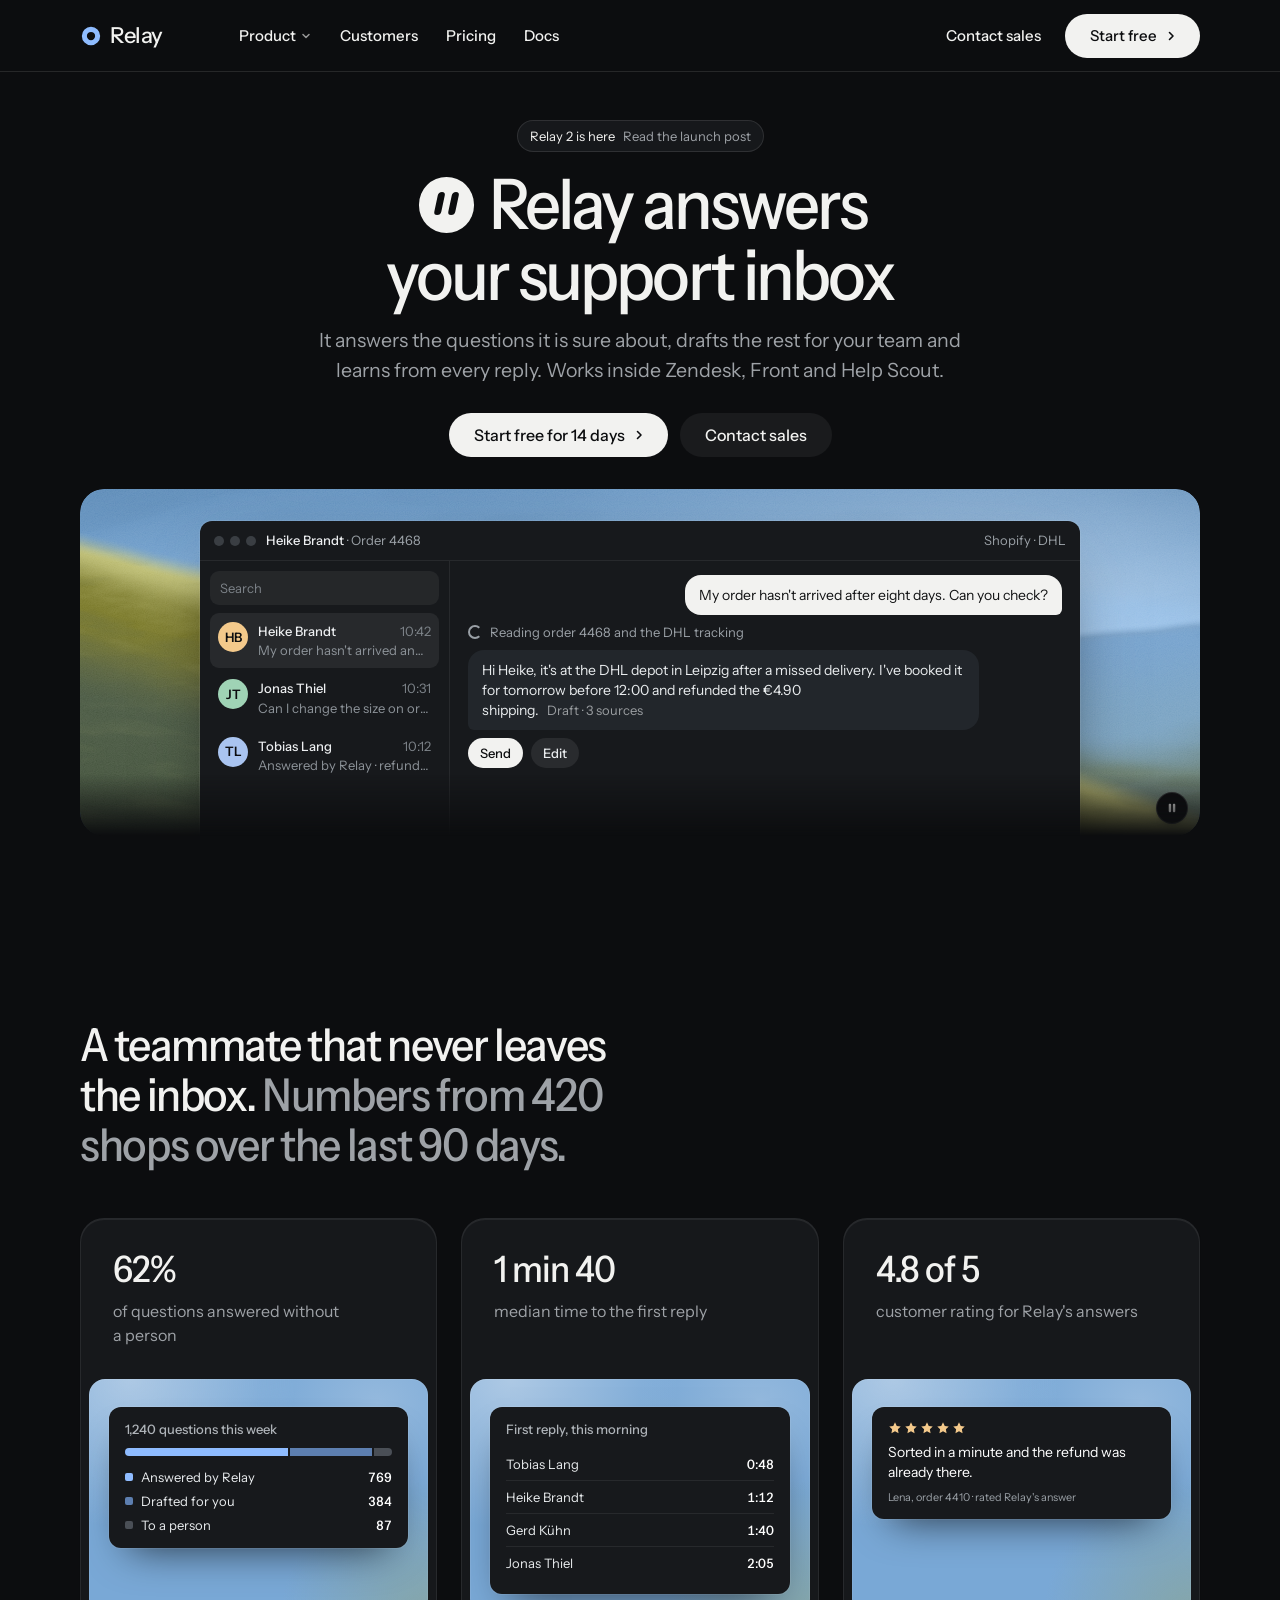
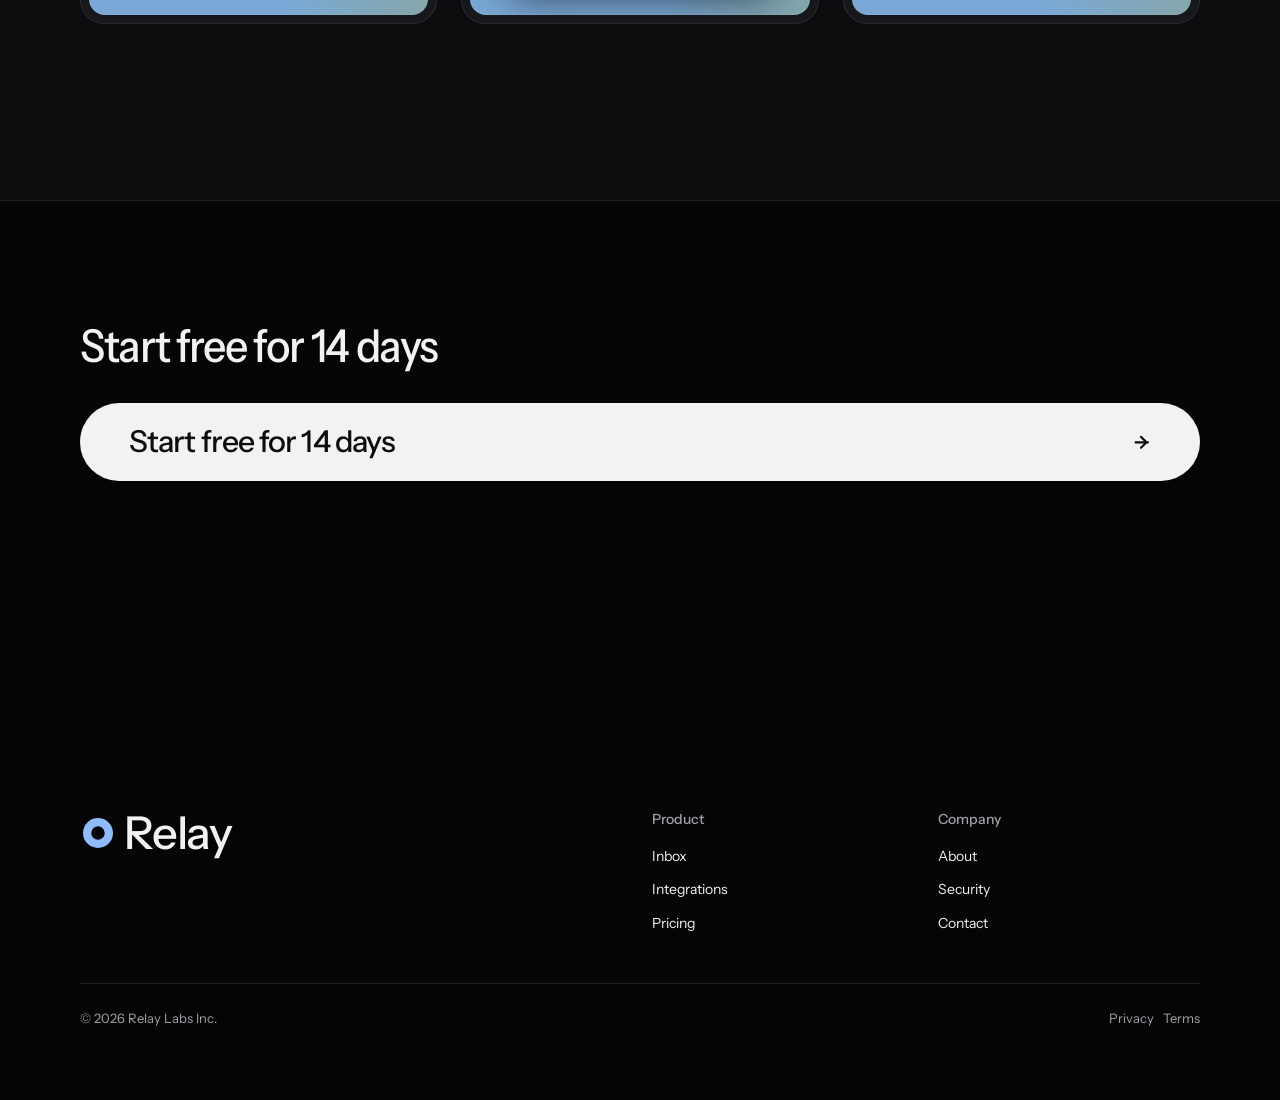
<file: situs/assets/layout/hero-centred.html>
<!doctype html>
<!-- layout v4 demo: hero-centred (references/layout-v4.md, heroes.json "centred"). type: software. fonts: instrument. dark page. ground: painterly-landscape (assets/effects), CSS fallback under it. -->
<html lang="en" data-type="software" data-radius="round" data-ground="painting" data-buttons="pill">
<head>
<meta charset="utf-8">
<meta name="viewport" content="width=device-width, initial-scale=1">
<meta name="site-kind" content="software">
<title>Relay: AI answers for your support inbox</title>
<meta name="description" content="Relay answers the support questions it can, drafts the rest for your team and learns from every reply. From $29 a seat.">
<link rel="preconnect" href="https://fonts.googleapis.com"><link rel="preconnect" href="https://fonts.gstatic.com" crossorigin>
<link href="https://fonts.googleapis.com/css2?family=Instrument+Sans:wdth,wght@75..100,400..700&display=swap" rel="stylesheet">
<link rel="stylesheet" href="../system.css">
<link rel="stylesheet" href="../ui/cards.css">
<link rel="stylesheet" href="layout.css">
<link rel="stylesheet" href="demo.css">
<style>
:root {
  --p-bg: #0c0d0f; --p-surface: #16181b; --p-ink: #f2f2f0; --p-muted: #9ea2a7;
  --p-accent: #8fbcff; --p-accent-ink: #0c0d0f; --p-action: #f2f2f0; --p-action-ink: #0c0d0f;
  --p-inv-bg: #f2f2f0; --p-inv-surface: #e6e6e3; --p-inv-ink: #0c0d0f; --p-inv-muted: #5b5e62;
  --p-inv-accent: #2f6fd6; --p-inv-accent-ink: #ffffff; --p-inv-action: #0c0d0f; --p-inv-action-ink: #f2f2f0;
  --font-display: "Instrument Sans", system-ui, sans-serif; --font-text: "Instrument Sans", system-ui, sans-serif;
  --display-weight: 500; --display-tracking: -0.03em; --display-tracking-xl: -0.042em; --display-stretch: 92%; --ly-scale: 1.04;
}
/* the frame's painted ground when WebGL is not there: sky, far hills, a lit near hill */
.hero__window { background:
  radial-gradient(120% 60% at 70% 118%, #6f7f3a 0 40%, transparent 41%),
  radial-gradient(90% 50% at 10% 108%, #57703f 0 42%, transparent 43%),
  radial-gradient(80% 40% at 60% 92%, #9fb2c4 0 40%, transparent 41%),
  linear-gradient(#5f93cc, #a9c7e4 70%, #c8d6dd); }
.d-win--dark .d-win__body { grid-template-columns: 250px 1fr; min-height: 420px; }
.d-win--dark .d-win__bar b { color: #eceef0; font-weight: 500; } .d-win--dark .d-win__bar .sp { flex: 1; }
/* the exchange stands in the window's top 260px: one-line question, the tool line, a two-line answer, its actions */
.hero__window .d-chat { padding: 14px 18px; gap: 8px; }
.hero__window .d-msg--me small { display: none; }
.hero__window .d-msg--bot { max-width: 86%; }
.hero__window .d-msg--bot small { display: inline; margin: 0 0 0 8px; white-space: nowrap; }
@media (max-width: 639px) { .hero__window .d-win__bar .sp ~ span { display: none; } }
.inbox { border-right: 1px solid rgb(255 255 255 / .07); padding: 10px; display: grid; align-content: start; gap: 2px; }
.inbox .q { height: 34px; margin-bottom: 6px; border-radius: 9px; background: rgb(255 255 255 / .06); display: flex; align-items: center; padding: 0 10px; color: #7d8389; font-size: 13px; }
.inbox .t { display: grid; grid-template-columns: 30px 1fr auto; gap: 1px 10px; padding: 9px 8px; border-radius: 9px; font-size: 13px; }
.inbox .t.is-on { background: rgb(255 255 255 / .07); }
.inbox .t i { grid-row: 1 / span 2; width: 30px; height: 30px; border-radius: 50%; display: grid; place-items: center; font: 600 13px/1 var(--font-text); font-style: normal; color: #0c0d0f; }
.inbox .t b { font-weight: 500; color: #eceef0; } .inbox .t time { color: #7d8389; font-size: 13px; }
.inbox .t span { grid-column: 2 / -1; color: #8d9399; white-space: nowrap; overflow: hidden; text-overflow: ellipsis; }
.convo { display: grid; min-width: 0; align-content: start; }
.d-msg--bot { background: #22262b; color: #e9ecee; }
.acts { display: flex; gap: 8px; } .acts span { height: 30px; padding: 0 12px; border-radius: 99px; display: inline-flex; align-items: center; font-size: 13px; font-weight: 500; background: #f2f2f0; color: #0c0d0f; }
.acts span + span { background: rgb(255 255 255 / .08); color: #e9ecee; }
/* the numbers section: three cards, each number over its own inset panel on the hero's painted ground */
.stat-cards .card { --c-text: var(--muted); }
.stat-cards strong { display: block; font: var(--display-weight) var(--t-stat)/1 var(--font-display); letter-spacing: var(--display-tracking); font-stretch: var(--display-stretch); }
.stat-cards .card > p { margin-top: var(--s-3); }
.stat-cards .panel { --p-h: 236px; background:
  radial-gradient(120% 60% at 70% 118%, #6f7f3a 0 40%, transparent 41%),
  radial-gradient(90% 50% at 10% 108%, #57703f 0 42%, transparent 43%),
  linear-gradient(#5f93cc, #a9c7e4 70%, #c8d6dd); }
.stat-cards .panel::before { display: none; }
.stat-cards .stage > .at-rise { --ax: 20px; --ay: 28px; --fit-max: 300px; }
.d-pane { background: #17191c; color: #e9ecee; border-radius: 12px; padding: 14px 16px; font: 400 13px/1.4 var(--font-text); box-shadow: 0 0 0 1px rgb(255 255 255 / .08), 0 20px 40px -20px rgb(0 0 0 / .7); }
.d-pane h5 { margin: 0 0 10px; font: 500 13px/1.3 var(--font-text); color: #aeb3b8; }
.d-split { display: flex; height: 8px; border-radius: 99px; overflow: hidden; gap: 2px; margin-bottom: 12px; }
.d-split i { display: block; height: 100%; } .d-legend { display: grid; gap: 6px; }
.d-legend span { display: flex; align-items: center; gap: 8px; } .d-legend span::before { content: ""; width: 8px; height: 8px; border-radius: 2px; background: var(--c); }
.d-legend b { margin-left: auto; font-weight: 500; color: #fff; font-variant-numeric: tabular-nums; }
.d-times { display: grid; } .d-times span { display: flex; justify-content: space-between; padding: 7px 0; border-top: 1px solid rgb(255 255 255 / .07); }
.d-times span:first-child { border-top: 0; } .d-times b { font-weight: 500; color: #fff; font-variant-numeric: tabular-nums; }
.d-quote { margin: 0; font-size: 14px; color: #fff; } .d-quote + small { display: block; margin-top: 8px; color: #9aa0a6; }
.d-stars { display: flex; gap: 2px; margin-bottom: 8px; color: #f3c98b; } .d-stars svg { width: 14px; height: 14px; }
/* three cards across from 1024 (their fragments are made to fit a 220px panel, so the kit's 1024-1279
   two-up rule for span-4 panels is not needed: these cards carry no span class); text beside the panel
   from 640 to 1023; stacked with a 148px panel on a phone: the section stays one screen (1.3 at most) */
.stat-cards > .card { grid-column: 1 / -1; }
@media (min-width: 1024px) { .stat-cards > .card { grid-column: auto / span 4; } }
@media (min-width: 640px) and (max-width: 1023px) {
  .stat-cards > .card { display: grid; grid-template-columns: minmax(0, 5fr) minmax(0, 7fr); grid-auto-rows: min-content; column-gap: var(--s-6); align-content: start; }
  .stat-cards > .card > :not(.panel) { grid-column: 1; }
  .stat-cards > .card > .panel { grid-column: 2; grid-row: 1 / span 4; --p-h: 208px; margin: calc(var(--c-gap) - var(--c-pad)) calc(var(--c-gap) - var(--c-pad)) calc(var(--c-gap) - var(--c-pad)) 0; border-radius: calc(var(--c-r) - var(--c-gap)); }
}
@media (max-width: 639px) { .stat-cards .panel { --p-h: 148px; } .stage > .at-rise { --ay-sm: 20px; } .stat-cards > .card > .panel { margin-top: var(--s-5); } }
@media (max-width: 639px) { .d-win--dark .d-win__body { grid-template-columns: 1fr; } .inbox { display: none; } .hero__window .d-chat { font-size: 13px; padding: 12px 14px; } }
/* a phone keeps the exchange inside the frame (its draft note and the tool line go, so the whole answer ends
   above the fade) and two of the four times in the 148px panel */
@media (max-width: 639px) { .hero__window .d-msg--bot small, .hero__window .d-tool { display: none; } .stat-cards .d-times span:nth-child(n+3) { display: none; } }
</style>
</head>
<body>
<header class="nav">
  <div class="wrap nav__bar">
    <a class="nav__logo" href="#top"><span class="mark" data-mark="ring" aria-hidden="true"></span>Relay</a>
    <nav class="nav__links" aria-label="Main">
      <div class="nav__item">
        <a class="nav__link" href="#numbers">Product <svg class="chev" viewBox="0 0 12 12" aria-hidden="true"><path d="M3 4.5l3 3 3-3" fill="none" stroke="currentColor" stroke-width="1.5" stroke-linecap="round" stroke-linejoin="round"/></svg></a>
        <div class="nav__menu">
          <div class="wrap grid">
            <div class="menu-col span-3"><p class="t-label">Inbox</p><a href="#numbers">Answers<span>Sent when Relay is sure</span></a><a href="#numbers">Drafts<span>For your team to send</span></a></div>
            <div class="menu-col span-3"><p class="t-label">Connects to</p><a href="#numbers">Help desks<span>Zendesk, Front, Help Scout</span></a><a href="#numbers">Shops<span>Shopify and Stripe orders</span></a></div>
          </div>
        </div>
      </div>
      <div class="nav__item"><a class="nav__link" href="#numbers">Customers</a></div>
      <div class="nav__item"><a class="nav__link" href="#numbers">Pricing</a></div>
      <div class="nav__item"><a class="nav__link" href="#numbers">Docs</a></div>
    </nav>
    <div class="nav__actions">
      <a class="nav__link" href="#numbers">Contact sales</a>
      <a class="btn btn--primary" href="#numbers">Start free</a>
    </div>
    <button class="nav__toggle" type="button" aria-expanded="false" aria-label="Menu"><svg width="18" height="18" viewBox="0 0 18 18" aria-hidden="true"><path d="M2 5h14M2 13h14" stroke="currentColor" stroke-width="1.6" stroke-linecap="round"/></svg></button>
  </div>
</header>

<main id="top">
  <section class="hero hero--centred" data-enter aria-labelledby="hero-h">
    <div class="wrap"><div class="hero-text">
      <div class="hero__c">
        <a class="pill" href="#numbers"><span>Relay 2 is here</span><span class="muted">Read the launch post</span></a>
        <h1 id="hero-h" aria-label="Relay answers your support inbox"><span class="ly-mark" aria-hidden="true"></span> Relay answers your support inbox</h1>
        <p class="hero__lead">It answers the questions it is sure about, drafts the rest for your team and learns from every reply. Works inside Zendesk, Front and Help Scout.</p>
        <div class="btn-row"><a class="btn btn--primary" href="#numbers">Start free for 14 days</a><a class="btn btn--secondary" href="#numbers">Contact sales</a></div>
      </div>
      <div class="hero__window" data-fx="painterly-landscape" data-fx-seed="7" role="img" aria-label="Relay drafting a reply to a customer about a late order">
        <div class="ly-piece d-win d-win--dark" aria-hidden="true">
          <div class="d-win__bar"><span class="d-win__dots"><i></i><i></i><i></i></span><span><b>Heike Brandt</b> · Order 4468</span><span class="sp"></span><span>Shopify · DHL</span></div>
          <div class="d-win__body">
            <div class="inbox">
              <div class="q">Search</div>
              <div class="t is-on"><i style="background:#f3c98b">HB</i><b>Heike Brandt</b><time>10:42</time><span>My order hasn't arrived and it's been…</span></div>
              <div class="t"><i style="background:#9fd3b5">JT</i><b>Jonas Thiel</b><time>10:31</time><span>Can I change the size on order 4471?</span></div>
              <div class="t"><i style="background:#a9c4f0">TL</i><b>Tobias Lang</b><time>10:12</time><span>Answered by Relay · refund sent</span></div>
            </div>
            <div class="convo">
              <div class="d-chat" data-ly-steps="900">
                <div class="d-msg d-msg--me">My order hasn't arrived after eight days. Can you check?<small>10:42</small></div>
                <div class="d-tool" data-step>Reading order 4468 and the DHL tracking</div>
                <div class="d-msg d-msg--bot" data-step>Hi Heike, it's at the DHL depot in Leipzig after a missed delivery. I've booked it for tomorrow before 12:00 and refunded the €4.90 shipping.<small>Draft · 3 sources</small></div>
                <div class="acts" data-step><span>Send</span><span>Edit</span></div>
              </div>
            </div>
          </div>
        </div>
      </div>
    </div></div>
  </section>

  <section class="section" id="numbers" aria-labelledby="numbers-h">
    <div class="wrap">
      <div class="section-head section-head--center">
        <h2 id="numbers-h">A teammate that never leaves the inbox. <span class="muted">Numbers from 420 shops over the last 90 days.</span></h2>
      </div>
      <div class="grid stat-cards">
        <article class="card card--row">
          <strong>62%</strong>
          <p>of questions answered without a person</p>
          <div class="panel panel--inset" role="img" aria-label="Of 1,240 questions this week, Relay answered 62%, drafted 31% and passed 7% to a person">
            <div class="stage"><div class="at-rise fit"><div class="d-pane" aria-hidden="true">
              <h5>1,240 questions this week</h5>
              <div class="d-split"><i style="width:62%; background:#8fbcff"></i><i style="width:31%; background:#5d7fb0"></i><i style="width:7%; background:#4a4f56"></i></div>
              <div class="d-legend"><span style="--c:#8fbcff">Answered by Relay<b>769</b></span><span style="--c:#5d7fb0">Drafted for you<b>384</b></span><span style="--c:#4a4f56">To a person<b>87</b></span></div>
            </div></div></div>
          </div>
        </article>
        <article class="card card--row">
          <strong>1 min 40</strong>
          <p>median time to the first reply</p>
          <div class="panel panel--inset" role="img" aria-label="First replies this morning, between 48 seconds and 2 minutes 5">
            <div class="stage"><div class="at-rise fit"><div class="d-pane" aria-hidden="true">
              <h5>First reply, this morning</h5>
              <div class="d-times"><span>Tobias Lang<b>0:48</b></span><span>Heike Brandt<b>1:12</b></span><span>Gerd Kühn<b>1:40</b></span><span>Jonas Thiel<b>2:05</b></span></div>
            </div></div></div>
          </div>
        </article>
        <article class="card card--row">
          <strong>4.8 of 5</strong>
          <p>customer rating for Relay's answers</p>
          <div class="panel panel--inset" role="img" aria-label="A five-star rating of an answer from Relay">
            <div class="stage"><div class="at-rise fit"><div class="d-pane" aria-hidden="true">
              <div class="d-stars"><svg viewBox="0 0 20 20" fill="currentColor" aria-hidden="true"><path d="M10 1.8l2.5 5.2 5.7.8-4.1 4 1 5.6L10 14.8l-5.1 2.6 1-5.6-4.1-4 5.7-.8z"/></svg><svg viewBox="0 0 20 20" fill="currentColor" aria-hidden="true"><path d="M10 1.8l2.5 5.2 5.7.8-4.1 4 1 5.6L10 14.8l-5.1 2.6 1-5.6-4.1-4 5.7-.8z"/></svg><svg viewBox="0 0 20 20" fill="currentColor" aria-hidden="true"><path d="M10 1.8l2.5 5.2 5.7.8-4.1 4 1 5.6L10 14.8l-5.1 2.6 1-5.6-4.1-4 5.7-.8z"/></svg><svg viewBox="0 0 20 20" fill="currentColor" aria-hidden="true"><path d="M10 1.8l2.5 5.2 5.7.8-4.1 4 1 5.6L10 14.8l-5.1 2.6 1-5.6-4.1-4 5.7-.8z"/></svg><svg viewBox="0 0 20 20" fill="currentColor" aria-hidden="true"><path d="M10 1.8l2.5 5.2 5.7.8-4.1 4 1 5.6L10 14.8l-5.1 2.6 1-5.6-4.1-4 5.7-.8z"/></svg></div>
              <p class="d-quote">Sorted in a minute and the refund was already there.</p><small>Lena, order 4410 · rated Relay's answer</small>
            </div></div></div>
          </div>
        </article>
      </div>
    </div>
  </section>
</main>

<footer class="footer closing footer--dark ground-inverse" aria-labelledby="close-h">
  <div class="wrap">
    <div class="closing__cta close--type">
      <div class="section-head"><h2 id="close-h">Start free for 14 days</h2></div>
      <a class="btn btn--primary btn--xl btn--wide" href="#numbers">Start free for 14 days<svg class="m-arrow" viewBox="0 0 12 12" aria-hidden="true"><path class="m-arrow__stem" d="M1 6h8"/><path class="m-arrow__head" d="M4.5 2.5 8 6l-3.5 3.5"/></svg></a>
    </div>
    <div class="closing__links">
      <div class="grid">
        <div class="span-6 stack-5"><a class="footer__mark" href="#top"><span class="mark" data-mark="ring" aria-hidden="true"></span>Relay</a></div>
        <div class="span-3 start-7 footer__col"><h4>Product</h4><ul><li><a href="#numbers">Inbox</a></li><li><a href="#numbers">Integrations</a></li><li><a href="#numbers">Pricing</a></li></ul></div>
        <div class="span-3 footer__col"><h4>Company</h4><ul><li><a href="#numbers">About</a></li><li><a href="#numbers">Security</a></li><li><a href="#numbers">Contact</a></li></ul></div>
      </div>
      <div class="footer__legal"><span>&copy; 2026 Relay Labs Inc.</span><span><a href="#numbers">Privacy</a> &nbsp; <a href="#numbers">Terms</a></span></div>
    </div>
  </div>
</footer>
<script type="module" src="../system.js"></script>
<script type="module" src="layout.js"></script>
</body>
</html>
</file>
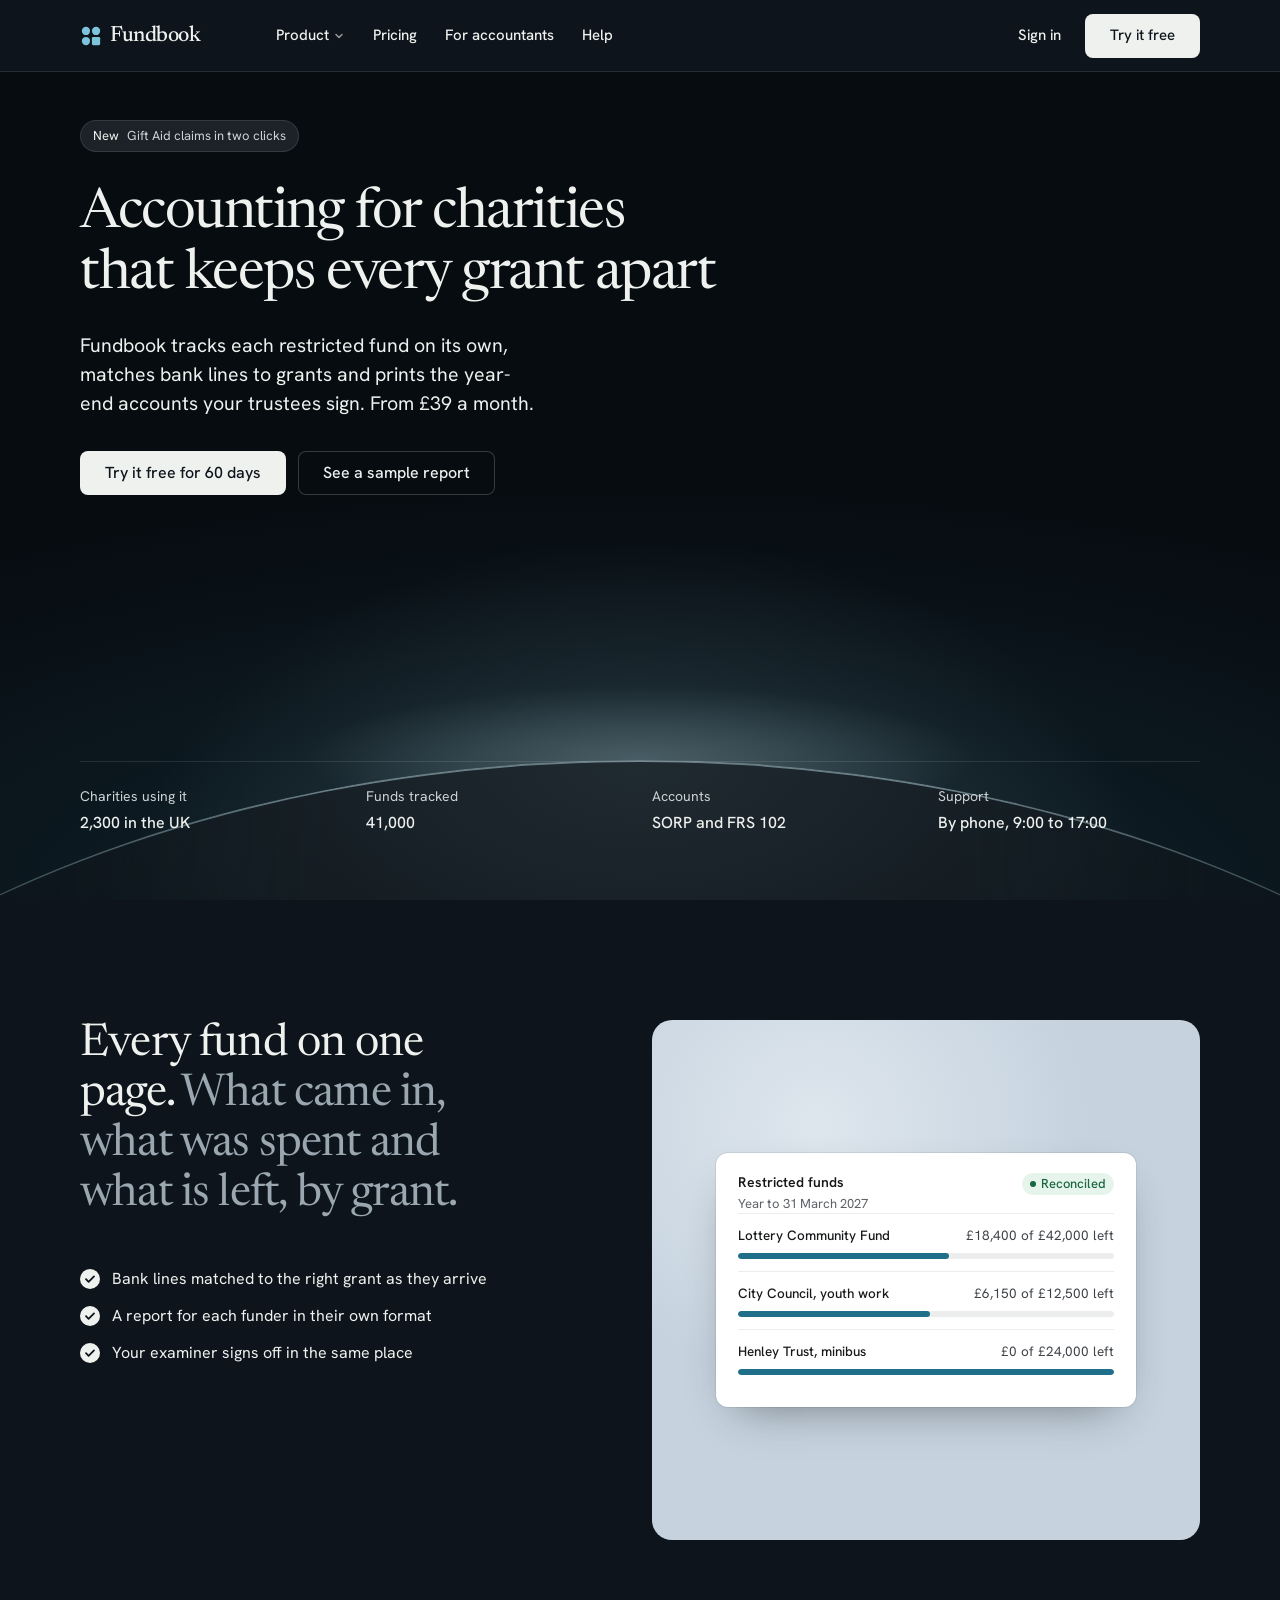
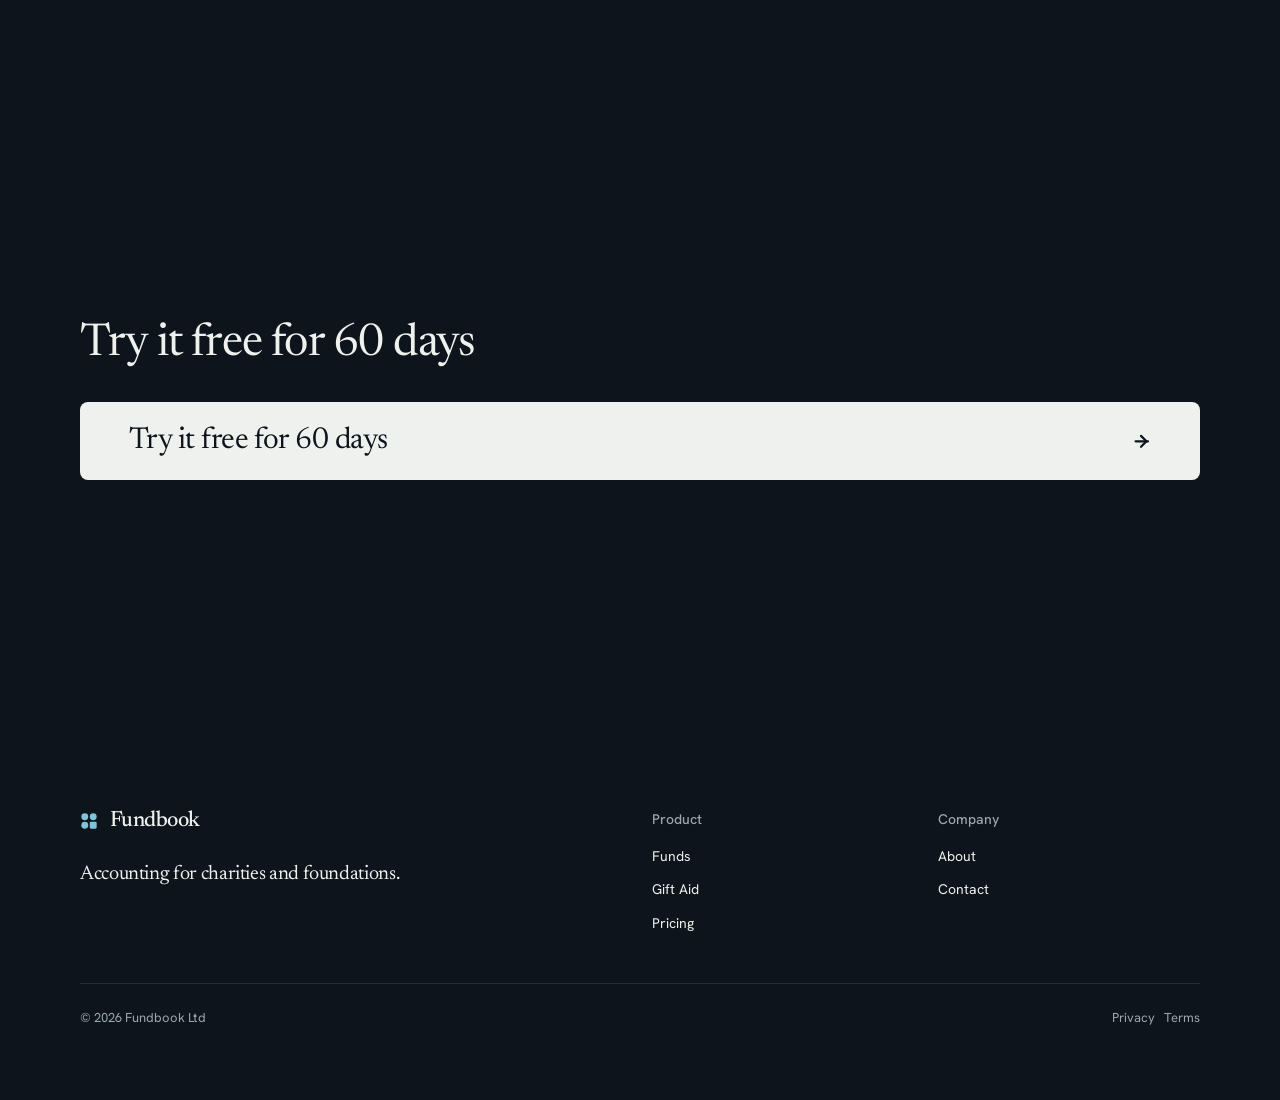
<file: situs/assets/layout/hero-statement.html>
<!doctype html>
<!-- layout v4 demo: hero-statement (references/layout-v4.md, heroes.json "statement"). type: software. fonts: newsreader. ground: bg-horizon, dark page (a dealt CSS ground and a dark page are tech only: on a service, product or place page drop the bg- class and use a flat colour). -->
<html lang="en" data-type="software" data-radius="soft" data-ground="sky" data-buttons="solid">
<head>
<meta charset="utf-8">
<meta name="viewport" content="width=device-width, initial-scale=1">
<meta name="site-kind" content="software">
<title>Fundbook: accounting for charities and foundations</title>
<meta name="description" content="Fundbook keeps each restricted fund apart, matches bank lines to grants and prints the accounts your trustees sign. From £39 a month.">
<link rel="preconnect" href="https://fonts.googleapis.com"><link rel="preconnect" href="https://fonts.gstatic.com" crossorigin>
<link href="https://fonts.googleapis.com/css2?family=Newsreader:opsz,wght@6..72,300..700&family=Hanken+Grotesk:wght@400..600&display=swap" rel="stylesheet">
<link rel="stylesheet" href="../system.css">
<link rel="stylesheet" href="../ui/cards.css">
<link rel="stylesheet" href="../backgrounds/backgrounds.css">
<link rel="stylesheet" href="layout.css">
<link rel="stylesheet" href="demo.css">
<style>
:root {
  --p-bg: #0d141b; --p-surface: #16202a; --p-ink: #eef1ee; --p-muted: #9aa6b0;
  --p-accent: #7cc3db; --p-accent-ink: #0d141b; --p-action: #eef1ee; --p-action-ink: #0d141b;
  --p-inv-bg: #f6f5f1; --p-inv-surface: #ebeae4; --p-inv-ink: #15202b; --p-inv-muted: #535e68;
  --p-inv-accent: #1f6f8b; --p-inv-accent-ink: #ffffff; --p-inv-action: #15202b; --p-inv-action-ink: #f6f5f1;
  --font-display: "Newsreader", Georgia, serif; --font-text: "Hanken Grotesk", system-ui, sans-serif;
  --display-weight: 400; --display-tracking: -0.018em; --display-tracking-xl: -0.026em; --ly-scale: 1.06;
}
.hero--statement .pill { margin-bottom: var(--s-6); }
.funds { position: relative; overflow: hidden; border-radius: var(--r-lg); height: min(520px, var(--ly-fit)); display: grid; place-items: center;
  background: radial-gradient(70% 70% at 30% 20%, color-mix(in oklab, var(--ground-surface) 80%, white), transparent 70%), var(--ground-bg); }
.funds .d-card { width: min(420px, calc(100% - 48px)); padding: 20px 22px; }
.fund { display: grid; grid-template-columns: 1fr auto; gap: 2px 12px; padding: 12px 0; border-top: 1px solid rgb(0 0 0 / .07); font-size: 13.5px; }
.fund:first-of-type { border-top: 0; }
.fund b { font-weight: 500; } .fund span { text-align: right; font-variant-numeric: tabular-nums; color: #3d4247; }
.fund .d-bar { grid-column: 1 / -1; margin-top: 6px; }
@media (max-width: 1023px) { .funds { height: 440px; margin-top: var(--s-7); } }
</style>
<script src="../backgrounds/backgrounds.js"></script>
</head>
<body>
<header class="nav">
  <div class="wrap nav__bar">
    <a class="nav__logo" href="#top"><span class="mark" data-mark="dots" aria-hidden="true"></span>Fundbook</a>
    <nav class="nav__links" aria-label="Main">
      <div class="nav__item">
        <a class="nav__link" href="#funds">Product <svg class="chev" viewBox="0 0 12 12" aria-hidden="true"><path d="M3 4.5l3 3 3-3" fill="none" stroke="currentColor" stroke-width="1.5" stroke-linecap="round" stroke-linejoin="round"/></svg></a>
        <div class="nav__menu">
          <div class="wrap grid">
            <div class="menu-col span-3"><p class="t-label">Accounts</p><a href="#funds">Restricted funds<span>Each grant kept apart</span></a><a href="#funds">Year-end accounts<span>SORP and FRS 102</span></a></div>
            <div class="menu-col span-3"><p class="t-label">Income</p><a href="#funds">Gift Aid<span>Claims in two clicks</span></a><a href="#funds">Grants<span>Reports for each funder</span></a></div>
          </div>
        </div>
      </div>
      <div class="nav__item"><a class="nav__link" href="#funds">Pricing</a></div>
      <div class="nav__item"><a class="nav__link" href="#funds">For accountants</a></div>
      <div class="nav__item"><a class="nav__link" href="#funds">Help</a></div>
    </nav>
    <div class="nav__actions">
      <a class="nav__link" href="#funds">Sign in</a>
      <a class="btn btn--primary" href="#funds">Try it free</a>
    </div>
    <button class="nav__toggle" type="button" aria-expanded="false" aria-label="Menu"><svg width="18" height="18" viewBox="0 0 18 18" aria-hidden="true"><path d="M2 5h14M2 13h14" stroke="currentColor" stroke-width="1.6" stroke-linecap="round"/></svg></button>
  </div>
</header>

<main id="top">
  <section class="hero hero--statement bg-horizon" data-enter aria-labelledby="hero-h">
    <div class="wrap"><div class="hero-text hero__in">
      <div>
        <a class="pill" href="#funds"><span>New</span><span class="muted">Gift Aid claims in two clicks</span></a>
        <h1 id="hero-h">Accounting for charities that keeps every grant apart</h1>
        <p class="hero__lead">Fundbook tracks each restricted fund on its own, matches bank lines to grants and prints the year-end accounts your trustees sign. From £39 a month.</p>
        <div class="btn-row"><a class="btn btn--primary" href="#funds">Try it free for 60 days</a><a class="btn btn--secondary" href="#funds">See a sample report</a></div>
      </div>
      <dl class="hero__facts">
        <div><dt>Charities using it</dt><dd>2,300 in the UK</dd></div>
        <div><dt>Funds tracked</dt><dd>41,000</dd></div>
        <div><dt>Accounts</dt><dd>SORP and FRS 102</dd></div>
        <div><dt>Support</dt><dd>By phone, 9:00 to 17:00</dd></div>
      </dl>
    </div></div>
  </section>

  <section class="section" id="funds" aria-labelledby="funds-h">
    <div class="wrap grid grid--middle">
      <div class="span-5">
        <div class="section-head">
          <h2 id="funds-h">Every fund on one page. <span class="muted">What came in, what was spent and what is left, by grant.</span></h2>
        </div>
        <ul class="checks">
          <li>Bank lines matched to the right grant as they arrive</li>
          <li>A report for each funder in their own format</li>
          <li>Your examiner signs off in the same place</li>
        </ul>
      </div>
      <div class="span-6 start-7">
        <div class="funds" role="img" aria-label="A Fundbook card listing three restricted funds with what is left of each">
          <div class="d-card" aria-hidden="true">
            <div class="d-card__row"><h5>Restricted funds</h5><span class="d-chip">Reconciled</span></div>
            <p>Year to 31 March 2027</p>
            <div class="fund"><b>Lottery Community Fund</b><span>£18,400 of £42,000 left</span><div class="d-bar" style="--v: 56%; --d-accent: #1f6f8b"><i></i></div></div>
            <div class="fund"><b>City Council, youth work</b><span>£6,150 of £12,500 left</span><div class="d-bar" style="--v: 51%; --d-accent: #1f6f8b"><i></i></div></div>
            <div class="fund"><b>Henley Trust, minibus</b><span>£0 of £24,000 left</span><div class="d-bar" style="--v: 100%; --d-accent: #1f6f8b"><i></i></div></div>
          </div>
        </div>
      </div>
    </div>
  </section>
</main>

<footer class="footer closing" aria-labelledby="close-h">
  <div class="wrap">
    <div class="closing__cta close--type">
      <div class="section-head"><h2 id="close-h">Try it free for 60 days</h2></div>
      <a class="btn btn--primary btn--xl btn--wide" href="#funds">Try it free for 60 days<svg class="m-arrow" viewBox="0 0 12 12" aria-hidden="true"><path class="m-arrow__stem" d="M1 6h8"/><path class="m-arrow__head" d="M4.5 2.5 8 6l-3.5 3.5"/></svg></a>
    </div>
    <div class="closing__links">
      <div class="grid">
        <div class="span-6 stack-5">
          <a class="nav__logo" href="#top"><span class="mark" data-mark="dots" aria-hidden="true"></span>Fundbook</a>
          <p class="footer__lede">Accounting for charities and foundations.</p>
        </div>
        <div class="span-3 start-7 footer__col"><h4>Product</h4><ul><li><a href="#funds">Funds</a></li><li><a href="#funds">Gift Aid</a></li><li><a href="#funds">Pricing</a></li></ul></div>
        <div class="span-3 footer__col"><h4>Company</h4><ul><li><a href="#funds">About</a></li><li><a href="#funds">Contact</a></li></ul></div>
      </div>
      <div class="footer__legal"><span>&copy; 2026 Fundbook Ltd</span><span><a href="#funds">Privacy</a> &nbsp; <a href="#funds">Terms</a></span></div>
    </div>
  </div>
</footer>
<script type="module" src="../system.js"></script>
<script type="module" src="layout.js"></script>
</body>
</html>
</file>
<file: situs/assets/system.css>
/*
  taste-skill system.css - the one system for the page. Link it first, then assets/ui/cards.css (the
  feature card, its panel and the fragment placements), then set the palette (--p-*), the fonts and
  the radius set on :root in the page (node scripts/start.mjs prints that block).
  Do not add a second grid, spacing scale, type scale, radius scale, button or card style.
*/

/* ---------------------------------------------------------------- tokens */
:root {
  /* palette (hex only; fx.js reads --bg --surface --ink --muted --accent --accent-ink) */
  --p-bg: #ffffff;
  --p-surface: #f4f4f4;
  --p-ink: #111111;
  --p-muted: #6b6b6b;
  --p-accent: #1a4be0;
  --p-accent-ink: #ffffff;
  --p-action: #1a4be0;      /* buttons, links, focus: the accent, or the ink when the accent is too pale */
  --p-action-ink: #ffffff;
  --p-inv-bg: #111111;
  --p-inv-surface: #1c1c1c;
  --p-inv-ink: #f4f4f4;
  --p-inv-muted: #a3a3a3;
  --p-inv-accent: #ffffff;
  --p-inv-accent-ink: #111111;
  --p-inv-action: #ffffff;
  --p-inv-action-ink: #111111;
  /* the lit ground behind UI and in the closing band (references/cards.md), one per page, tech pages only
     (none on kind other, which is flat): <html data-ground="sand|sky|sage|painting">. system.js gives it to every ground
     that holds UI, on light and dark pages alike; --hue on one panel changes only its accent */
  --ground-bg: #d9ccb7; --ground-surface: #e9e0d2; --ground-ink: #2a2622; --ground-muted: #5a534a; --ground-accent: #a8794a;

  /* fonts */
  --font-display: system-ui, -apple-system, "Segoe UI", sans-serif;
  --font-text: system-ui, -apple-system, "Segoe UI", sans-serif;
  --font-mono: ui-monospace, "SFMono-Regular", Menlo, Consolas, monospace;
  --display-weight: 400;    /* headlines 400; 500 on a tech page (software, gaming, hardware) */
  --display-tracking: -0.025em;

  /* the page rhythm (references/layout-v4.md): one section per screen. The header is fixed and
     --nav tall; every section is padded --padt above and --padb (plus the phone action bar, --bar)
     below, and is exactly one or two screens tall (--h: 1 or 2; --hm on a phone). The hero's words
     start --hgap under the header and its content ends --hpadb above the fold. */
  --nav: 72px;
  --padt: 120px;
  --padb: 72px;
  --hgap: 48px;
  --hpadb: 64px;
  --bar: 0px;
  /* grid: one .wrap (alias .container) for the header, every section and the footer, the same
     --gut on both sides: 1280 wide at x 80-1360 at 1440, 342 at x 24-366 at 390 */
  --container: 1280px;
  --gut: 80px;
  --pad: var(--gut);
  --gutter: 24px;

  /* spacing: 4/8 scale */
  --s-1: 4px;  --s-2: 8px;  --s-3: 12px; --s-4: 16px; --s-5: 24px;
  --s-6: 32px; --s-7: 48px; --s-8: 64px; --s-9: 96px; --s-10: 128px;
  --section: 40px;      /* only a .section outside main (the kit's demo pages); every main > section and
                           footer.closing take --padt and --padb */
  --section-band: 56px; /* the same for an older footer outside footer.closing */
  --head-gap: 48px;     /* the one heading-to-content gap, 32 on a phone (layout.css reads it as --ly-head-gap) */
  --card-pad: 16px;     /* card padding (cards.css sets its own for cards with a panel) */
  --card-gap: 16px;     /* gap between cards */

  /* type scale (the only sizes on the page) */
  --t-label: 13px;
  --t-small: 14px;
  --t-body: 16px;
  --t-lead: 18px;
  --t-card: 18px;
  --t-h3: 24px;
  /* straight lines from the phone size at 390 to the desktop size at 1440 (system.md's table) */
  --t-h2: clamp(30px, 1.72vw + 23.3px, 48px);
  --t-h1: clamp(38px, 3.24vw + 25.4px, 72px);
  /* a big number stays a step under the h2 (VI-11): 38 at 1440, 28 at 390, so it never reads as a
     section heading; a stats row and a price set their own, smaller still */
  --t-stat: clamp(28px, .952vw + 24.29px, 38px);

  /* radius: one scale (soft by default; data-radius on <html> switches it) */
  --r-sm: 8px;  --r-md: 12px; --r-lg: 20px; --r-btn: 8px;

  /* controls (fixed here; a page never adds its own) */
  --btn-h: 44px;
  --btn-h-sm: 36px;
  --nav-h: var(--nav);  /* the older name, kept for the kit's files */
  --icon: 16px;         /* small icons: socials, menu chevrons, mono brand marks */

  /* motion: the one UI ease-out (motion.css --m-ease and ui/base.css --u-ease read it; references/motion.md) */
  --ease: cubic-bezier(.2, .8, .2, 1);
  --dur: 180ms;
}
html[data-radius="sharp"] { --r-sm: 4px; --r-md: 6px;  --r-lg: 8px;  --r-btn: 4px; }
html[data-radius="soft"]  { --r-sm: 8px; --r-md: 12px; --r-lg: 20px; --r-btn: 8px; }
html[data-radius="round"] { --r-sm: 10px; --r-md: 16px; --r-lg: 24px; --r-btn: 999px; }
/* the four lit grounds (references/cards.md); sand is the default above. painting goes with
   painterly-landscape (x.ai's daylight sky over olive hills) */
html[data-ground="sky"]      { --ground-bg: #c6d3df; --ground-surface: #d6e0e9; --ground-ink: #25303a; --ground-muted: #4d5964; --ground-accent: #3f6a92; }
html[data-ground="sage"]     { --ground-bg: #cdd6c6; --ground-surface: #dce3d6; --ground-ink: #262d24; --ground-muted: #535b51; --ground-accent: #6c8e63; }
html[data-ground="painting"] { --ground-bg: #79a8d6; --ground-surface: #a6c4e2; --ground-ink: #16212c; --ground-muted: #273949; --ground-accent: #9c9b3c; }
/* cards.css takes its card and panel radii from this scale */
html[data-radius] .card { --c-r: var(--r-lg); }
html[data-radius] .panel { --p-r: var(--r-md); }

/* a phone: the header 56, the sections padded 96 / 48, the hero's words 40 under the header and its
   content ending 24 above the fold, 24 at both sides, 12 between columns */
@media (max-width: 639px) {
  :root { --nav: 56px; --padt: 96px; --padb: 48px; --hgap: 40px; --hpadb: 24px; --gut: 24px; --gutter: 12px; --card-gap: 12px; --head-gap: 32px; }
}
@media (min-width: 640px) {
  :root { --gut: 48px; --section: 48px; --section-band: 72px; --card-pad: 24px; }
}
@media (min-width: 1024px) {
  :root { --gut: 80px; --section: 56px; --section-band: 96px; --card-gap: 24px;
          --t-lead: 20px; --t-card: 20px; --t-h3: 28px; }
  /* a place (and a local service): the 1200 column at x 120-1320 */
  html[data-type="place"] { --gut: 120px; --container: 1200px; }
}
/* a place (VI-06, ST-96, PH-23): its own smaller type (h1 48/53 and 32/37, h2 32/40 and 24/30, titles
   and the sub-line 20 and 18), the Recipe 3 hero's gap under its photograph (40, 24 on a phone),
   square photographs and cards and 2px buttons, whatever data-radius and data-buttons say */
:root[data-type="place"] {
  --hgap: 40px;
  --t-h1: clamp(32px, 1.524vw + 26.06px, 48px);
  --t-h2: clamp(24px, .762vw + 21px, 32px);
  --t-h3: clamp(20px, .381vw + 18.51px, 24px);
  --r-sm: 2px; --r-md: 0px; --r-lg: 0px; --r-btn: 2px;
}
:root[data-type="place"] :is(h1, .t-h1) { line-height: 1.104; }
:root[data-type="place"] :is(h2, .t-h2) { line-height: 1.25; }
@media (max-width: 639px) {
  :root[data-type="place"] { --hgap: 24px; }
  :root[data-type="place"] :is(h1, .t-h1) { line-height: 1.156; }
}

/* ---------------------------------------------------------------- grounds (at most three) */
:root, .ground-base {
  --bg: var(--p-bg); --surface: var(--p-surface); --ink: var(--p-ink); --muted: var(--p-muted);
  --accent: var(--p-accent); --accent-ink: var(--p-accent-ink); --card: var(--p-surface);
  --action: var(--p-action); --action-ink: var(--p-action-ink);
}
.ground-surface {
  --bg: var(--p-surface); --surface: var(--p-bg); --ink: var(--p-ink); --muted: var(--p-muted);
  --accent: var(--p-accent); --accent-ink: var(--p-accent-ink); --card: var(--p-bg);
  --action: var(--p-action); --action-ink: var(--p-action-ink);
}
.ground-inverse {
  --bg: var(--p-inv-bg); --surface: var(--p-inv-surface); --ink: var(--p-inv-ink); --muted: var(--p-inv-muted);
  --accent: var(--p-inv-accent); --accent-ink: var(--p-inv-accent-ink); --card: var(--p-inv-surface);
  --action: var(--p-inv-action); --action-ink: var(--p-inv-action-ink);
}
:root, .ground-base, .ground-surface, .ground-inverse {
  --line: color-mix(in oklab, var(--ink) 11%, transparent);
  --line-strong: color-mix(in oklab, var(--ink) 20%, transparent);
  /* effects (fx.js) and UI fragments (assets/ui) take the colours of the ground they sit on */
  --fx-bg: var(--bg); --fx-surface: var(--surface); --fx-ink: var(--ink); --fx-muted: var(--muted);
  --fx-accent: var(--accent); --fx-accent-ink: var(--accent-ink);
  --ui-font: var(--font-text); --ui-mono: var(--font-mono); --ui-radius: var(--r-md);
}
.ground-base, .ground-surface, .ground-inverse { background: var(--bg); color: var(--ink); }

/* ---------------------------------------------------------------- base */
*, *::before, *::after { box-sizing: border-box; }
/* an anchor lands on the section's top (the judge's frame): the fixed header covers --nav of its --padt */
html { -webkit-text-size-adjust: 100%; scroll-padding-top: 0; scroll-behavior: auto; margin: 0; }
body {
  margin: 0; background: var(--bg); color: var(--ink);
  font: 400 var(--t-body)/1.55 var(--font-text);
  -webkit-font-smoothing: antialiased; text-rendering: optimizeLegibility; overflow-x: clip;
}
img, svg, video, canvas { display: block; max-width: 100%; }
/* hidden means hidden, also on an img the line above makes a block (a menu tab's photograph, a peek photograph) */
[hidden] { display: none !important; }
img, video { height: auto; }
a { color: inherit; text-decoration: none; }
button { font: inherit; color: inherit; }
h1, h2, h3, h4, p, ul, ol, figure, blockquote { margin: 0; }
ul, ol { padding: 0; list-style: none; }
h1, h2, h3, h4 {
  font-family: var(--font-display); font-weight: var(--display-weight);
  letter-spacing: var(--display-tracking); text-wrap: balance; overflow-wrap: break-word;
  /* a long word (a German compound at 390) breaks at a syllable with a hyphen, in the language of <html lang>;
     only words of 10 letters or more, 4 at least on each side, so a short English heading never breaks */
  hyphens: auto; -webkit-hyphens: auto; hyphenate-limit-chars: 10 4 4;
}
h1, .t-h1 { font-size: var(--t-h1); line-height: 1.04; }
h2, .t-h2 { font-size: var(--t-h2); line-height: 1.1; }
h3, .t-h3 { font-size: var(--t-h3); line-height: 1.2; }
h4, .t-card { font-family: var(--font-text); font-weight: 500; font-size: var(--t-card); line-height: 1.3; letter-spacing: -0.01em; }
p { text-wrap: pretty; }
.t-lead  { font-size: var(--t-lead); line-height: 1.5; }
.t-body  { font-size: var(--t-body); line-height: 1.55; }
.t-small { font-size: var(--t-small); line-height: 1.5; }
.t-label { font-size: var(--t-label); font-weight: 500; line-height: 1.4; letter-spacing: 0.01em; }
.t-stat  { font-family: var(--font-display); font-weight: var(--display-weight); font-size: var(--t-stat);
           line-height: 1; letter-spacing: var(--display-tracking); font-variant-numeric: tabular-nums; }
.muted { color: var(--muted); }
.mono  { font-family: var(--font-mono); }
.measure { max-width: 62ch; }
:focus-visible { outline: 2px solid var(--action); outline-offset: 2px; border-radius: 2px; }
::selection { background: color-mix(in oklab, var(--accent) 30%, transparent); }

/* ---------------------------------------------------------------- grid */
.wrap, .container { width: min(100% - 2 * var(--gut), var(--container)); margin-inline: auto; padding-inline: 0; }
.grid { display: grid; grid-template-columns: repeat(12, minmax(0, 1fr)); column-gap: var(--gutter); row-gap: var(--card-gap); }
.grid > * { min-width: 0; grid-column: 1 / -1; }
.section { padding-block: var(--section); }

/* ---------------------------------------------------------------- one section per screen
   The page is a stack of screens. Framed at scrollY = k x the screen height, a shot shows exactly one
   section: the hero alone on the first screen, every other section (and footer.closing, the close and
   the footer in one) exactly one or two screens tall, its h2 first, --padt under its top. Heights
   and padding do it: no pinning, snapping or script.
     <section class="section" id=".." style="--h: 2">     (2 screens; --hm sets a phone's count alone)
       <div class="wrap"> the h2 first, then the content </div>     (the one in-flow child)
     </section>
   A layer (a full-bleed photograph or ground behind the words) is an <img class="layer" aria-hidden="true">
   beside the .wrap. Content must fit: one screen holds 708px of content at 1440x900 (900 - 120 - 72),
   two hold 1,608 (the second screen's part starts --padt under its top with .g2). From 640 to 1279 a
   section keeps at least its screens and grows past them rather than overlap the next. */
main > :is(section, .section), footer.closing {
  position: relative; box-sizing: border-box;
  height: calc(var(--h, 1) * 100vh); height: calc(var(--h, 1) * 100svh);
  padding: var(--padt) 0 calc(var(--padb) + var(--bar));
}
main > :is(section, .section) > :is(.wrap, .container), footer.closing > .wrap { position: relative; z-index: 1; height: 100%; }
main > :is(section, .section) > :is(.wrap, .container):not(.grid) { display: flex; flex-direction: column; }
/* a .wrap that is the section's grid too (class="wrap grid"): its rows start at the top */
main > :is(section, .section) > :is(.wrap, .container).grid { align-content: start; }
/* .fill: the block that takes what the screen leaves under the heading (a photograph, a frame) */
main > :is(section, .section) > .wrap > .fill { flex: 1 1 0; min-height: 0; }
/* two screens as two groups: row 1 the h2 and the first group, row 2 the rest (no second h2), starting
   --padt under the second screen's top, so the second shot looks like any other section */
main > :is(section, .section).g2, footer.closing.g2 { --h: 2; }
main > :is(section, .section).g2 > :is(.wrap, .container), footer.closing.g2 > .wrap { display: grid; grid-template-rows: minmax(0, 1fr) minmax(0, 1fr); row-gap: calc(var(--padt) + var(--padb) + var(--bar)); }
main > :is(section, .section).g2 > :is(.wrap, .container) > *, footer.closing.g2 > .wrap > * { min-height: 0; align-self: start; }
main > :is(section, .section).g2 > :is(.wrap, .container) > :is(.group, .fill) { align-self: stretch; }
/* a group: one screen's part of a .g2 section (its h2 and first rows, or the rest) */
.group { display: flex; flex-direction: column; min-height: 0; }
/* each screen's card row runs down to that screen's foot (the cards stretch, their panels grow), so
   the second screen of a .g2 is never a short row over an empty ground; both rows end on the same line */
@media (min-width: 1024px) {
  main > :is(section, .section).g2 > .wrap > .grid:last-child,
  main > :is(section, .section).g2 > .wrap > .group > .grid:last-child { align-self: stretch; flex: 1 1 auto; min-height: 0; }
}
.group > .fill { flex: 1 1 0; min-height: 0; }
@media (min-width: 640px) and (max-width: 1279px) {
  main > :is(section, .section):not(.hero, .section--hero), footer.closing {
    height: auto; min-height: calc(var(--h, 1) * 100vh); min-height: calc(var(--h, 1) * 100svh);
  }
  /* the section is a column and its .wrap takes all of it, so a .fill (a photograph, a frame) still
     grows to the section's foot (a min-height percentage would not resolve, leaving it at its least) */
  /* :where() keeps it at no weight, so a page's own phone- or tablet-only hiding (section.desk-only { display: none }) wins */
  :where(main > :is(section, .section):not(.hero, .section--hero), footer.closing) { display: flex; flex-direction: column; }
  main > :is(section, .section):not(.hero, .section--hero) > :is(.wrap, .container), footer.closing > .wrap { flex: 1 0 auto; height: auto; min-height: 0; }
}
/* a phone: lvh (the screen with its bars hidden) for every section but the hero; --hm when stacking
   makes the content taller than the desktop count */
@media (max-width: 639px) {
  /* at least its screens, never less: content a screen cannot hold makes the section taller (the rhythm
     check then asks for --hm: 2 or less content); a fixed height would lay its last rows over the next
     section, the fault the phone shots showed most (a list under the closing heading and its button) */
  main > :is(section, .section):not(.hero, .section--hero), footer.closing {
    height: auto; min-height: calc(var(--hm, var(--h, 1)) * 100vh); min-height: calc(var(--hm, var(--h, 1)) * 100lvh);
  }
  /* one grid row at least the screens tall that grows with the .wrap's content: the .wrap is stretched to
     it, so its .fill and its two groups still share a definite height */
  /* (at no weight, as on the tablet: a page's own section.desk-only { display: none } still hides it) */
  :where(main > :is(section, .section):not(.hero, .section--hero):has(> :is(.wrap, .container)), footer.closing) {
    display: grid; grid-template-columns: minmax(0, 1fr); grid-template-rows: 1fr; grid-auto-rows: auto;
  }
  main > :is(section, .section):not(.hero, .section--hero) > :is(.wrap, .container), footer.closing > .wrap { height: auto; }
  main > :is(section, .section).g2m, footer.closing.g2m { --hm: 2; }
  main > :is(section, .section).g2m > :is(.wrap, .container), footer.closing.g2m > .wrap { display: grid; grid-template-rows: minmax(0, 1fr) minmax(0, 1fr); row-gap: calc(var(--padt) + var(--padb) + var(--bar)); }
  /* stacked in one, the two groups keep the open cards' 32px, so the first group's last panel never meets
     the next card's title */
  main > :is(section, .section).g2:not(.g2m) > :is(.wrap, .container) { display: flex; row-gap: var(--s-6); }
  /* what the two screens leave goes around the second group, so it opens below the header, not on the fold */
  main > :is(section, .section).g2:not(.g2m) > :is(.wrap, .container) > :last-child { margin-block: auto; }
  main > :is(section, .section).g2:not(.g2m) > :is(.wrap, .container) > * { align-self: stretch; }
}
/* a layer: the photograph or ground of a whole section, under its words, edge to edge */
main > :is(section, .section) > :is(img, video, canvas, picture).layer,
footer.closing > :is(img, video, canvas, picture).layer {
  position: absolute; inset: 0; z-index: 0; width: 100%; height: 100%; max-width: none; object-fit: cover; object-position: var(--pos, 50% 50%);
}
main > :is(section, .section) > picture.layer > img { width: 100%; height: 100%; object-fit: cover; }

/* the hero: exactly the first screen, the fixed header over its top. Its words start --hgap under the
   header (--photo adds a full-bleed photograph's height above them on a place); its content ends
   --hpadb above the fold, and nothing of the next section shows, at 1440, 1024, 820 and 390.
     <section class="hero hero--<type>"><div class="wrap"><div class="hero-text"> .. </div>[one strip]</div></section>
   .hero-text holds the whole composition (the words, and the picture or window beside or under them);
   one docked strip (logos, three facts) may follow it, at most 96px, desktop only. */
main > :is(.hero, .section--hero) {
  height: 100vh; height: 100svh; min-height: 0;
  padding: calc(var(--nav) + var(--photo, 0px) + var(--hgap)) 0 calc(var(--hpadb) + var(--bar));
}
:is(.hero, .section--hero) > .wrap { height: 100%; display: grid; grid-template-rows: minmax(0, 1fr) auto; row-gap: var(--s-7); }
:is(.hero, .section--hero) > .wrap > .hero-text { min-height: 0; }
/* a phone: the hero is at least the first screen and grows when a short phone (320x640) cannot hold its
   words, buttons and picture, so nothing of it lies over the next section or under the header */
@media (max-width: 639px) {
  main > :is(.hero, .section--hero) { height: auto; min-height: 100vh; min-height: 100svh; }
  main > :is(.hero, .section--hero):has(> :is(.wrap, .container)) { display: grid; grid-template-columns: minmax(0, 1fr); grid-template-rows: 1fr; grid-auto-rows: auto; }
  main > :is(.hero, .section--hero) > :is(.wrap, .container) { height: auto; }
}
:is(.hero, .section--hero) > .wrap > .hero-strip { grid-row: 2; max-height: 96px; }
@media (max-width: 639px) { :is(.hero, .section--hero) > .wrap > .hero-strip { display: none; } }
.section--hero .section-head { max-width: 860px; }
/* the starter's own hero (hero-split): the words on span-5 top-aligned, the picture on span-6 start-7
   as tall as the hero's content box (at most 716 at 1440x900); a phone stacks words, then the picture
   in what is left */
.hero-text.hero-split { height: 100%; align-items: stretch; }
.hero-split > .hero-copy { align-self: start; }
.hero-split > .hero-visual { position: relative; min-height: 0; height: 100%; }
@media (max-width: 1023px) {
  .hero-text.hero-split { display: flex; flex-direction: column; gap: var(--s-6); }
  .hero-split > .hero-visual { flex: 1 1 0; min-height: 200px; height: auto; }
}
.hero-copy > * + * { margin-top: var(--s-5); }
/* the h1 first in the words' column: its capitals start on the picture's top line, not the line box's
   (the leading above the capitals would put the words about 12px under the photograph's top) */
.hero-copy > h1:first-child { text-box: trim-start cap alphabetic; }
.hero-copy > .btn-row { margin-top: var(--s-6); }
/* three short facts at the foot of the words' column, on the picture's bottom line (no dead space
   under the buttons): <dl class="hero-facts"><div><dt>..</dt><dd>..</dd></div> x3</dl> */
@media (min-width: 1024px) {
  .hero-split > .hero-copy { height: 100%; display: flex; flex-direction: column; }
  .hero-split > .hero-copy > .hero-facts { margin-top: auto; }
}
.hero-facts { display: grid; grid-template-columns: repeat(3, minmax(0, 1fr)); gap: var(--s-5) var(--gutter); margin: 0; }
.hero-facts > div { display: grid; gap: var(--s-1); align-content: start; }
.hero-facts dt { font-size: var(--t-small); color: var(--muted); }
.hero-facts dd { margin: 0; font-weight: 500; }
@media (max-width: 1023px) { .hero-facts { display: none; } }
/* a notice line above the h1 (changed hours, a delivery cut-off): one line with a number, static,
   starting on the left line like the h1 under it */
.hero-notice { font-size: var(--t-small); font-weight: 500; color: var(--ink); }
.hero-notice b, .hero-notice strong { font-weight: 500; color: var(--accent); }
.hero-copy > .hero-notice + h1 { margin-top: var(--s-5); }

/* a phone: open tiles from a row of three or four (rooms, goods, beans) go two-up, an odd last one
   across the row, so a row of three fits one 844px screen (stacked one under another they need two) */
@media (max-width: 639px) {
  .grid > .tile:is(.span-3, .span-4) { grid-column: auto / span 6; }
  .grid > .tile:is(.span-3, .span-4):nth-child(odd of .tile):nth-last-child(1 of .tile) { grid-column: 1 / -1; }
  .grid > .tile:is(.span-3, .span-4) .tile__head { flex-wrap: wrap; gap: 0 var(--s-2); }
}
/* a phone: open cards (words on the ground, the panel under them) stacked one under another keep 32px
   between a panel's foot and the next card's title, so a title never reads as the panel's caption */
@media (max-width: 639px) { .grid:has(> .card--open) { row-gap: var(--s-6); } }
/* a phone stacks a two-screen section's four open tiles into its two screens: their panels take 180px (a wide
   crop), so the h2 and the first two tiles of two lines each end on the first screen and the four inside both,
   not a third of a screen past. A page that sets its group's own --p-h (#features .panel) sets its phone value
   too, as the starter does */
@media (max-width: 639px) { main > :is(section, .section).g2 .card--open > .panel { --p-h: 180px; } }
/* spans: desktop >= 1024. Tablet 640-1023: text cards on span-3 and span-6 go two-up; cards with a
   panel (a visual needs the width; the one exception is a span-6 pair, below)
   and everything else (split text and visuals, span-4 cards, span-5/7/8 blocks) take the full row, so a split stacks and no row is left half empty. Phone < 640: one column. */
@media (min-width: 640px) and (max-width: 1023px) {
  .grid > .card.span-3:not(:has(> .panel)), .grid > .card.span-6:not(:has(> .panel)) { grid-column: auto / span 6; }
  /* the one exception with a panel: a 2x2 (or a pair) of span-6 cards stays two-up from 720px (a panel
     of about 310px and more, wide enough for a kit fragment), so four cards take one or two screens
     at 768-820 instead of a card per row (four stacked panels run past two screens). Split cards and
     every other span keep the full row. Under 720 a card per row. */
  @media (min-width: 720px) {
    .grid > .card.span-6:has(> .panel):not(.card--split) { grid-column: auto / span 6; }
    .grid > .card.span-6:has(> .panel):not(.card--split):nth-child(odd of .card.span-6):nth-last-child(1 of .card.span-6) { grid-column: 1 / -1; }
  }
  /* open tiles (rooms, models, people, a photo pair) go two-up; an odd last one takes the row */
  .grid > .tile:is(.span-3, .span-4, .span-6) { grid-column: auto / span 6; }
  .grid > .tile:is(.span-3, .span-4, .span-6):nth-child(odd of .tile):nth-last-child(1 of .tile) { grid-column: 1 / -1; }
}
@media (min-width: 1024px) {
  .span-2  { grid-column: auto / span 2; }
  .span-3  { grid-column: auto / span 3; }
  .span-4  { grid-column: auto / span 4; }
  .span-5  { grid-column: auto / span 5; }
  .span-6  { grid-column: auto / span 6; }
  .span-7  { grid-column: auto / span 7; }
  .span-8  { grid-column: auto / span 8; }
  .span-9  { grid-column: auto / span 9; }
  .span-10 { grid-column: auto / span 10; }
  .span-12 { grid-column: auto / span 12; }
  .start-1 { grid-column-start: 1; } .start-2 { grid-column-start: 2; } .start-3 { grid-column-start: 3; }
  .start-5 { grid-column-start: 5; } .start-6 { grid-column-start: 6; } .start-7 { grid-column-start: 7; }
  .start-4 { grid-column-start: 4; } .start-8 { grid-column-start: 8; } .start-9 { grid-column-start: 9; }
  .start-10 { grid-column-start: 10; }
  /* a split is top-aligned: the words' first line and the picture's top on one line (never centred
     against each other, never mirrored: text left, the visual right, on every split of the page) */
  .grid--middle, .grid--top { align-items: start; }
}
/* card rows: every card in a row the same height (a plain .grid stretches them) */
.grid:is(.grid--middle, .grid--top) > .card { align-self: stretch; }
/* 1024-1279: a span-4 card's panel would be about 220px wide, too narrow for real UI. Cards with a
   panel on span-4 go two-up, a span-8 one takes the row, and an odd last one takes the row too
   (steps, proof row: two, then one wide; bento: the wide card, then the four small ones two by two) */
@media (min-width: 1024px) and (max-width: 1279px) {
  .grid > .card.span-4:has(> .panel) { grid-column: auto / span 6; }
  .grid > .card.span-8:has(> .panel),
  .grid > .card.span-4:has(> .panel):nth-child(odd of .card.span-4):nth-last-child(1 of .card.span-4) { grid-column: 1 / -1; }
}

/* ---------------------------------------------------------------- section heading */
.section-head { max-width: 760px; margin-bottom: var(--head-gap); display: grid; gap: var(--s-4); }
/* every heading starts on the left line (a centred head among left ones reads as a mistake): the
   old centred head is left-aligned too */
.section-head--center { text-align: left; justify-items: start; }
/* a head row: the h2 (and its line) left, one link or the section's button at the right line */
.section-head--split { max-width: none; display: flex; align-items: end; justify-content: space-between; gap: var(--s-5); flex-wrap: wrap; }
.section-head--split > div { display: grid; gap: var(--s-4); max-width: 760px; }
.section-head p { color: var(--ink); font-size: var(--t-lead); line-height: 1.5; max-width: 60ch; }
.section-head--row { max-width: none; display: flex; align-items: end; justify-content: space-between; gap: var(--s-5); flex-wrap: wrap; }
.section-head--row > div { display: grid; gap: var(--s-4); max-width: 760px; }
/* the hero row (hero-product, hero-cycle): the h1 and its line left, the buttons right, across 1280 */
.section--hero .section-head--row { max-width: none; }

/* ---------------------------------------------------------------- buttons (one pair, a dealt look)
   One pair a page, .btn--primary and .btn--secondary, in the look dealt with the page (sections.md)
   and set once on <html data-buttons>; the markup never changes:
     solid  filled primary, outlined secondary, the radius scale (Figma; the default)
     pill   pills, a chevron after the primary's label, a tinted secondary (x.ai)
     tonal  the radius scale, a tinted secondary with no outline (Linear, Vercel)
     arrow  an arrow after the primary's label; the secondary is a text link with an arrow (Stripe)
     block  near-square corners, 48px tall; the secondary is an underlined text link (shops, hotels) */
.btn {
  display: inline-flex; align-items: center; justify-content: center; gap: var(--s-2);
  height: var(--btn-h); padding: 0 var(--s-5); border-radius: var(--r-btn); border: 1px solid transparent;
  font: 500 var(--t-body)/1 var(--font-text); letter-spacing: 0; white-space: nowrap; cursor: pointer;
  transition: background-color var(--dur) var(--ease), color var(--dur) var(--ease), border-color var(--dur) var(--ease), text-decoration-color var(--dur) var(--ease);
}
.btn--primary { background: var(--action); color: var(--action-ink); }
.btn--primary:hover { background: color-mix(in oklab, var(--action) 86%, var(--ink)); }
/* an inverted primary (the action is the ground's ink: a brand band, a lit ground): its hover steps toward the ground, as the filled one steps toward the ink */
.ground-brand .btn--primary:hover { background: color-mix(in oklab, var(--action) 88%, var(--bg)); }
/* the ground's own colour with a clear border: never grey on grey, readable on an effect too */
.btn--secondary { background: var(--bg); color: var(--ink); border-color: var(--line-strong); }
.btn--secondary:hover { background: color-mix(in oklab, var(--bg) 94%, var(--ink)); border-color: color-mix(in oklab, var(--ink) 35%, transparent); }
.btn--sm { height: var(--btn-h-sm); padding: 0 var(--s-4); font-size: var(--t-small); }
html[data-buttons="pill"] { --r-btn: 999px; }
html[data-buttons="block"] { --r-btn: 2px; --btn-h: 48px; }
html:is([data-buttons="pill"], [data-buttons="tonal"]) .btn--secondary { background: color-mix(in oklab, var(--ink) 8%, var(--bg)); border-color: transparent; }
html:is([data-buttons="pill"], [data-buttons="tonal"]) .btn--secondary:hover { background: color-mix(in oklab, var(--ink) 14%, var(--bg)); border-color: transparent; }
/* arrow and block: the secondary is a text link at the button's height (no box: one button look) */
html:is([data-buttons="arrow"], [data-buttons="block"]) .btn--secondary {
  background: none; border-color: transparent; padding-inline: var(--s-2);
  text-decoration: underline; text-underline-offset: 4px; text-decoration-color: var(--line-strong);   /* the .link look */
}
html:is([data-buttons="arrow"], [data-buttons="block"]) .btn--secondary:hover { background: none; border-color: transparent; text-decoration-color: currentColor; }
/* the glyph after a label: a chevron (pill) or an arrow (arrow), drawn so every font shows the same */
html[data-buttons="pill"] .btn--primary::after,
html[data-buttons="arrow"] :is(.btn--primary, .btn--secondary)::after {
  content: ""; flex: none; width: 12px; height: 12px; margin-right: -2px; background: currentColor;
  -webkit-mask: var(--btn-glyph) center / contain no-repeat; mask: var(--btn-glyph) center / contain no-repeat;
  transition: transform var(--dur) var(--ease);
}
html[data-buttons="pill"] { --btn-glyph: url("data:image/svg+xml,%3Csvg xmlns='http://www.w3.org/2000/svg' viewBox='0 0 12 12'%3E%3Cpath d='M4.5 2.5 8 6l-3.5 3.5' fill='none' stroke='black' stroke-width='1.6' stroke-linecap='round' stroke-linejoin='round'/%3E%3C/svg%3E"); }
html[data-buttons="arrow"] { --btn-glyph: url("data:image/svg+xml,%3Csvg xmlns='http://www.w3.org/2000/svg' viewBox='0 0 12 12'%3E%3Cpath d='M1.5 6h8.5M6.5 2.5 10 6l-3.5 3.5' fill='none' stroke='black' stroke-width='1.5' stroke-linecap='round' stroke-linejoin='round'/%3E%3C/svg%3E"); }
@media (hover: hover) and (pointer: fine) { html:is([data-buttons="pill"], [data-buttons="arrow"]) .btn:hover::after { transform: translateX(3px); } }
.btn:active { transform: translateY(1px) scale(.985); }
.btn--arrow::after { content: "\2192"; transition: transform var(--dur) var(--ease); }
@media (hover: hover) and (pointer: fine) { .btn--arrow:hover::after { transform: translateX(3px); } }
/* the drawn arrow (assets/motion: its stem grows and its head moves 3px on hover), the last child of
   a primary button, a pill or a link: <svg class="m-arrow" viewBox="0 0 12 12" aria-hidden="true">
   <path class="m-arrow__stem" d="M1 6h8"/><path class="m-arrow__head" d="M4.5 2.5 8 6l-3.5 3.5"/></svg>.
   It replaces the dealt glyph, so a button never shows two */
.m-arrow { flex: none; width: 12px; height: 12px; margin-right: -2px; overflow: visible;
           fill: none; stroke: currentColor; stroke-width: 1.6; stroke-linecap: round; stroke-linejoin: round; }
.btn--xl .m-arrow { width: 0.62em; height: 0.62em; stroke-width: 1.4; }
:is(.btn, .link, .pill):has(> .m-arrow)::after { content: none; display: none; }
.btn-row { display: flex; flex-wrap: wrap; gap: var(--s-3); align-items: center; }
.section-head--center .btn-row { justify-content: center; }
/* on the phone every button row stacks full width */
@media (max-width: 639px) {
  .btn-row { flex-direction: column; align-items: stretch; width: 100%; justify-self: stretch; }
  /* full width, the second action is a text link at the button's height under the filled one (an
     outline across the whole screen reads as a rule, a pale fill as a switched-off button) */
  .btn-row > .btn--secondary { background: none; border-color: transparent; text-decoration: underline; text-underline-offset: 4px; text-decoration-color: var(--line-strong); }
  .section-head--split > .btn { width: 100%; }
}
.link { display: inline-flex; align-items: center; gap: var(--s-2); font-weight: 500; color: var(--ink);
        text-decoration: underline; text-decoration-color: var(--line-strong); text-underline-offset: 4px;
        transition: text-decoration-color var(--dur) var(--ease); }
.link:hover { text-decoration-color: currentColor; }
.link::after { content: "\2192"; display: inline-block; text-decoration: none; transition: transform var(--dur) var(--ease); }
@media (hover: hover) and (pointer: fine) { .link:hover::after { transform: translateX(3px); } }
.pill { display: inline-flex; align-items: center; gap: var(--s-2); height: 32px; padding: 0 var(--s-3);
        border-radius: 999px; border: 1px solid var(--line); background: var(--card);
        font-size: var(--t-label); color: var(--ink); }
.pill .muted { color: var(--muted); }

/* ---------------------------------------------------------------- card (one style) */
.card {
  display: flex; flex-direction: column; gap: var(--s-2); min-width: 0;
  background: var(--card); border: 1px solid var(--line); border-radius: var(--r-lg); padding: var(--card-pad);
}
/* small titles in the text face: a display face at 20px (a condensed or hairline serif) reads smaller than the body */
.card > h3, .card > h4, .card--plan h3 { font-family: var(--font-text); font-weight: 500; font-size: var(--t-card); line-height: 1.3; letter-spacing: -0.01em; }
/* the type floor (system.md): text people read is 16px or more in ink; cards.css sets it for its
   card text, this for a plain card's lines */
.card > p { color: var(--ink); font-size: var(--t-body); max-width: 52ch; }
/* at most two boxes one inside the other (sections.md): a card whose panel holds UI drops its own
   box, so its title and lines sit on the page ground over the panel (Figma's tiles), or runs the
   panel flush to its sides and bottom (cards.css .panel--flush) */
.card.card--open { --c-pad: 0px; background: none; border: 0; box-shadow: none; padding: 0; overflow: visible; }
.card.card--open > .panel { margin: var(--s-5) 0 0; border-radius: var(--r-lg); }
.card.card--open > .panel--top { margin: 0 0 var(--s-5); }
.card--plan.is-featured { border-color: var(--action); box-shadow: inset 0 0 0 1px var(--action); }
/* cards.css (linked after this file) sets .card { gap: 0 } for feature cards; a plan keeps its 16px rows */
.card.card--plan { gap: var(--s-4); }

/* ---------------------------------------------------------------- visuals: panels and frames
   A card's .panel (the inset visual), .stage and the placements (.at-corner, .at-rise, .at-over,
   .at-right, .at-center, .stage--fade-*) come from assets/ui/cards.css (references/cards.md).
   This file adds the frames (hero, split, square, closing band) and lets a .stage work inside them.
   The grounds' colours: system.js lights every ground that holds UI (see there). */
:not(.card) > .panel { border-radius: var(--p-r, var(--r-md)); }   /* a panel on its own: four round corners */
.menu-card .panel { --p-h: 160px; }
.frame {
  position: relative; isolation: isolate; overflow: clip; display: flex; align-items: center; justify-content: center;
  background: var(--surface); border-radius: var(--r-lg); border: 1px solid var(--line);
  padding: clamp(var(--s-4), 4vw, var(--s-7));
}
/* a zero-width spacer keeps --ratio (height / width) as the frame's minimum height */
.frame::before { content: ""; flex: none; width: 0; padding-top: var(--ratio, 0px); }
/* an object or scene (assets/objects) and a photograph (.frame__img) fill the frame themselves */
.frame > :not(canvas, .stage, .loop-pause, .frame__fx, .frame__img, [data-print], [data-scene], .print3d) { position: relative; max-width: 100%; min-width: 0; }
/* a photograph is a plain rectangle in its frame: no border, no print, no filter */
.frame--photo { padding: 0; border: 0; }
/* .frame--fill: as tall as its row (a split's picture beside the words, down to the section's foot);
   stacked on a tablet or a phone it takes what the screen leaves, at least 200px */
.frame--fill { height: 100%; }
@media (max-width: 1023px) {
  .grid.fill:has(> .frame--fill) { display: flex; flex-direction: column; gap: var(--s-6); }
  .grid.fill > .frame--fill { flex: 1 1 0; height: auto; min-height: 200px; }
}
/* a split's words as a column: the last block (stats, a link) on the picture's bottom line */
.split-col { display: flex; flex-direction: column; gap: var(--s-5); }
@media (min-width: 1024px) { .split-col { height: 100%; } .split-col > .split-col__end { margin-top: auto; } }
:is(.frame, .panel) > .frame__img { position: absolute; inset: 0; z-index: 0; width: 100%; height: 100%; max-width: none; object-fit: cover; }
.frame--portrait { --ratio: 125%; }
/* the product stage (hero-product): wide, the product whole on it; a phone gets a tall stage */
.frame--stage { --ratio: 50%; }
@media (max-width: 639px) { .frame--stage, .frame--portrait { --ratio: 120%; } }
.frame--hero { padding: clamp(24px, 5vw, 64px); }
.frame--split { --ratio: 80%; }
.frame--square { --ratio: 100%; }
/* the closing band: the hero's echo, lit with the page's ground (sand, sky, sage or painting) on light
   and dark pages alike, so its text and buttons take that ground's ink. Its effect sits on a layer of
   its own, <div class="frame__fx" data-fx="..">, held still and calm where the text sits (system.js) */
.frame--cta { min-height: 420px; }
/* .frame--lit: the same for an object's frame that holds a few words in its clear half (the
   product statement's facts in a .frame__text, lower left; the object stands right of centre) */
.frame--cta, .frame--lit {
  border-color: transparent; background: var(--ground-bg); color: var(--ground-ink);
  --bg: var(--ground-surface); --surface: var(--ground-surface); --ink: var(--ground-ink); --muted: var(--ground-muted);
  --action: var(--ground-ink); --action-ink: var(--ground-surface);
  --line: color-mix(in oklab, var(--ground-ink) 12%, transparent); --line-strong: color-mix(in oklab, var(--ground-ink) 24%, transparent);
}
.frame > .frame__fx { position: absolute; inset: 0; z-index: 0; }
/* on a light page the buttons on a lit ground keep the page's own action colour: one action, one look
   (a dark page keeps the lit ground's ink, which reads on the bright ground) */
html:not([data-tone="dark"]) :is(.frame--cta, .frame--lit, .footer--statement) { --action: var(--p-action); --action-ink: var(--p-action-ink); }
/* a card on a photograph (a booking form over the room): the card holds the page's colours */
.frame--photo:has(> .card) { padding: clamp(var(--s-5), 5vw, var(--s-8)) clamp(var(--s-4), 4vw, var(--s-7)); }
.frame--photo > .card { position: relative; z-index: 1; width: min(100%, 480px); }   /* flat: no shadow at rest (ST-97) */
.frame--cta > .frame__fx { opacity: .85; }
.frame--lit > .frame__text { z-index: 2; align-self: flex-end; margin-right: auto; width: min(100%, 360px); display: grid; gap: var(--s-5); }
/* 2:1 on a desktop; a phone gets 2:3, the words at the top and the object smaller and low under
   them (its hero preset), so the facts never touch the object */
.frame--lit { --ratio: 50%; }
@media (max-width: 639px) { .frame--lit { --ratio: 150%; } .frame--lit > .frame__text { align-self: flex-start; } }
@media (max-width: 639px) { .frame--split { --ratio: 100%; } }
/* A hero, wide or split frame (x.ai's hero window): --w on the rising fragment's slot (its true width)
   centres it while it fits; anchored 24px in and cut by the right edge once the frame is narrower.
   --pair on the .stage (the main fragment's width plus the part of the second that sticks out)
   centres the pair; below 1024 the main one alone. In a card's panel cards.css places it (.at-corner,
   .at-rise, .at-right; a centred .at-rise.fit narrows with the panel), as its recipe says. */
.frame > .stage > .at-rise { --ax: max(24px, calc(50% - var(--w, 64%) / 2)); }
.frame--hero > .stage > .at-rise { --ax: max(24px, calc(50% - var(--pair, var(--w, 64%)) / 2)); }
.frame--hero > .stage > .at-over { --bx: max(24px, calc(50% - var(--pair, 800px) / 2)); }
@media (max-width: 1023px) { .frame--hero > .stage > .at-rise { --ax: max(24px, calc(50% - var(--w, 64%) / 2)); } }
/* a frame holding a cards.css .stage: the stage fills it and places the fragments (references/cards.md);
   the hero and wide frames are 16:7 and square on a phone; below 1024 only the main fragment shows */
.frame:has(> .stage) { padding: 0; }
.frame--hero:has(> .stage) { aspect-ratio: 16 / 7; }
@media (max-width: 1023px) {
  .frame--hero:has(> .stage) { aspect-ratio: 3 / 2; }   /* a tablet: room for the main fragment's rows */
}
/* a tablet held upright (820x1180): a taller frame, so the hero fills the screen without a gap */
@media (min-width: 640px) and (max-width: 1023px) and (orientation: portrait) {
  .frame--hero:has(> .stage) { aspect-ratio: 4 / 3; }
}
@media (max-width: 1023px) {
  .frame--hero > .stage > :is(.at-over, .at-over-l) { display: none; }
}
/* a split frame is about 440-560px wide from 1024 to 1279: the main piece alone there */
@media (min-width: 1024px) and (max-width: 1279px) {
  .frame--split > .stage > :is(.at-over, .at-over-l) { display: none; }
}
@media (max-width: 639px) {
  .frame--hero:has(> .stage) { aspect-ratio: 1; }
  .frame > .stage > :is(.at-over, .at-over-l) { display: none; }
  /* phone: cards.css sets a fragment 16px in on both sides, and system.js holds every loop on its
     finished picture, so no pause button lands on the UI */
}
/* a small object on a focal tile (.at-center): its true width (--w, 288px for the slider), narrowed
   on a small panel so 24px of ground always shows on both sides (a span-4 panel is 304px at 1280) */
.stage > .at-center { width: calc(100% - 48px); max-width: var(--w, 288px); }
.stage > .at-center > :is([data-ui], .ui) { width: 100%; max-width: none; }
/* .to-edge stretches a fragment's surface past the bottom (cards.css); doc's surface is its page */
.stage > .to-edge > .ui-doc > .ui-doc__page { min-height: 100%; }
/* .hero-stage: whole fragments side by side in a frame, never overlapping or cut (a row of app
   screens); the first is the main one, and the ones that no longer fit drop out from the end */
.hero-stage { container: hero-stage / inline-size; width: 100%; }
.hero-stage__row { display: flex; align-items: center; justify-content: center; gap: var(--s-5); }
.hero-stage__row > * { flex: none; max-width: 100%; }
@container hero-stage (max-width: 1060px) { .hero-stage__row > :nth-child(n + 3) { display: none; } }
@container hero-stage (max-width: 740px)  { .hero-stage__row > :nth-child(n + 2) { display: none; } }
/* the pause button on every visual that moves by itself for more than 5 s (WCAG 2.2.2): ui.js adds it
   to a loop when it starts to move, system.js to the hero's ground. Write a button.loop-pause into
   the frame only for a loop of your own (hero-cycle). The same solid 32px disc in the page colours as
   assets/ui/base.css's, 12px in from the bottom-right corner, with a 44px hit area. */
.loop-pause {
  position: absolute; right: 12px; bottom: 12px; z-index: 6; display: grid; place-items: center;
  width: 32px; height: 32px; margin: 0; padding: 0; border-radius: 50%; cursor: pointer;
  border: 1px solid color-mix(in oklab, var(--ink) 16%, transparent); background: var(--bg); color: var(--ink);
  box-shadow: 0 1px 2px rgb(0 0 0 / .12), 0 4px 12px -4px rgb(0 0 0 / .28);
}
.loop-pause::before { content: ""; position: absolute; inset: -6px; border-radius: 50%; }
.loop-pause svg { width: 14px; height: 14px; fill: currentColor; }
@media (prefers-reduced-motion: reduce) { .loop-pause { display: none; } }

/* ---------------------------------------------------------------- navigation */
/* The header: fixed, opaque, one hairline under it, the same at every depth (no blur, no shadow, no
   floating pill, never hidden on scroll). Its .wrap is the page's, so the logo starts on the left line
   and the main button ends on the right one. Plain words, 15px, sentence case; one filled button. */
.nav {
  position: fixed; inset: 0 0 auto 0; z-index: 50; height: var(--nav);
  background: var(--bg); color: var(--ink); border-bottom: 1px solid var(--line);
}
.nav__bar { height: 100%; display: flex; align-items: center; gap: var(--s-8); }
/* a text logo: the display face at 500, 22px (the client's SVG logo replaces it when there is one) */
.nav__logo { display: inline-flex; align-items: center; gap: var(--s-2); font: 500 22px/1 var(--font-display); letter-spacing: -0.02em; flex: none; }
@media (max-width: 639px) { .nav__logo { font-size: 20px; } }
.nav__logo svg, .nav__logo img { height: 24px; width: auto; }
/* the brand's mark beside its name, in the accent (the client's logo replaces both). Dealt shapes:
   <span class="mark" data-mark="dots|arc|ring|petal|leaf|stack" aria-hidden="true"></span> */
.mark { display: inline-block; flex: none; width: 22px; height: 22px; background: var(--accent);
        -webkit-mask: var(--mark) center / contain no-repeat; mask: var(--mark) center / contain no-repeat; }
.mark[data-mark="dots"]  { --mark: url("data:image/svg+xml,%3Csvg xmlns='http://www.w3.org/2000/svg' viewBox='0 0 24 24'%3E%3Ccircle cx='6.5' cy='6.5' r='4.5'/%3E%3Ccircle cx='17.5' cy='6.5' r='4.5'/%3E%3Ccircle cx='6.5' cy='17.5' r='4.5'/%3E%3Crect x='13' y='13' width='9' height='9' rx='1.5'/%3E%3C/svg%3E"); }
.mark[data-mark="arc"]   { --mark: url("data:image/svg+xml,%3Csvg xmlns='http://www.w3.org/2000/svg' viewBox='0 0 24 24'%3E%3Cpath d='M2.5 21.5V12a9.5 9.5 0 0 1 19 0v9.5h-6V12a3.5 3.5 0 0 0-7 0v9.5z'/%3E%3C/svg%3E"); }
.mark[data-mark="ring"]  { --mark: url("data:image/svg+xml,%3Csvg xmlns='http://www.w3.org/2000/svg' viewBox='0 0 24 24'%3E%3Cpath fill-rule='evenodd' d='M12 2a10 10 0 1 1 0 20 10 10 0 0 1 0-20zm0 5.5a4.5 4.5 0 1 0 0 9 4.5 4.5 0 0 0 0-9z'/%3E%3C/svg%3E"); }
.mark[data-mark="petal"] { --mark: url("data:image/svg+xml,%3Csvg xmlns='http://www.w3.org/2000/svg' viewBox='0 0 24 24'%3E%3Ccircle cx='12' cy='6.6' r='5'/%3E%3Ccircle cx='17.4' cy='12' r='5'/%3E%3Ccircle cx='12' cy='17.4' r='5'/%3E%3Ccircle cx='6.6' cy='12' r='5'/%3E%3Ccircle cx='12' cy='12' r='4'/%3E%3C/svg%3E"); }
.mark[data-mark="leaf"]  { --mark: url("data:image/svg+xml,%3Csvg xmlns='http://www.w3.org/2000/svg' viewBox='0 0 24 24'%3E%3Cpath d='M3 21C3 10 10 3 21 3c0 11-7 18-18 18z'/%3E%3C/svg%3E"); }
.mark[data-mark="stack"] { --mark: url("data:image/svg+xml,%3Csvg xmlns='http://www.w3.org/2000/svg' viewBox='0 0 24 24'%3E%3Crect x='2' y='2.5' width='20' height='5.5' rx='2.75'/%3E%3Crect x='2' y='9.25' width='14' height='5.5' rx='2.75'/%3E%3Crect x='2' y='16' width='8' height='5.5' rx='2.75'/%3E%3C/svg%3E"); }
/* initial: the name's first letter on a small accent tile (<span class="mark mark--initial" aria-hidden="true">K</span>);
   wordmark: no mark, the name alone */
.mark.mark--initial { -webkit-mask: none; mask: none; display: inline-grid; place-items: center; border-radius: calc(var(--r-sm) * 0.75);
  color: var(--accent-ink); font: var(--display-weight, 400) 13px/1 var(--font-display); letter-spacing: 0; }
.footer__mark .mark, .footer .nav__logo .mark { width: 0.8em; height: 0.8em; margin-right: 0.18em; vertical-align: -0.04em; }
.footer__mark .mark--initial, .footer .nav__logo .mark--initial { width: 1em; height: 1em; font-size: 0.6em; }
.nav--split .nav__logo .mark--initial { width: 26px; height: 26px; font-size: 15px; }
.nav__links { display: flex; align-self: stretch; gap: var(--s-1); flex: 1; min-width: 0; }
.nav__item { display: flex; align-items: center; height: 100%; }
.nav__link {
  position: relative; display: inline-flex; align-items: center; gap: var(--s-1); height: 36px; padding: 0 var(--s-3); border-radius: var(--r-sm);
  font-size: 15px; font-weight: 500; color: var(--ink); white-space: nowrap; transition: background-color var(--dur) var(--ease), color var(--dur) var(--ease);
}
/* a small laptop (1024-1279): the words sit closer, so a bar of four words never wraps or reaches the logo */
@media (min-width: 1024px) and (max-width: 1279px) {
  .nav__bar { gap: var(--s-6); }
  .nav__link { padding: 0 var(--s-2); }
  .nav__link::before, .nav__link[aria-current="page"]::after { left: var(--s-2); right: var(--s-2); }
  .nav__links { gap: 0; }
}
/* the words take no pill or fill (ST-08, ST-11): a 2px line draws under the word from the left on hover and focus and leaves to the right */
.nav__link::before { content: ""; position: absolute; left: var(--s-3); right: var(--s-3); bottom: -2px; height: 2px; border-radius: 2px; background: currentColor;
  transform: scaleX(0); transform-origin: right; transition: transform var(--dur) var(--ease); pointer-events: none; }
.nav__link:hover::before, .nav__link:focus-visible::before, .nav__item:hover > .nav__link::before, .nav__item:focus-within > .nav__link::before { transform: scaleX(1); transform-origin: left; }
.nav__actions > .nav__link::before { left: var(--s-2); right: var(--s-2); }
.nav__link .chev { width: 12px; height: 12px; opacity: .6; transition: transform var(--dur) var(--ease); }
/* the page you are on: a 2px bar under its word (still, the same inset as the hover line) */
.nav__link[aria-current="page"]::after { content: ""; position: absolute; left: var(--s-3); right: var(--s-3); bottom: -2px; height: 2px; border-radius: 2px; background: currentColor; }
.nav__expand { display: none; }
.nav__actions { display: flex; align-items: center; gap: var(--s-4); flex: none; }
/* the bar's button: the page's primary at the one button height (44, 48 with data-buttons="block"; ST-09) */
.nav__actions .btn { height: var(--btn-h); padding-inline: var(--s-5); font-size: 15px; }
.nav__actions > .nav__link { padding-inline: var(--s-2); }
.nav__toggle { display: none; }

.nav__menu {
  position: absolute; left: 0; right: 0; top: 100%; background: var(--bg); color: var(--ink);
  border-top: 1px solid var(--line); border-bottom: 1px solid var(--line);
  padding: var(--s-7) 0 var(--s-8); opacity: 0; visibility: hidden; transform: translateY(-6px);
  transition: opacity 120ms var(--ease), transform 120ms var(--ease), visibility 0s linear 120ms;
}
@media (min-width: 1024px) {
  /* hover opens the full-width panel after 150ms of intent; a click on the word goes to its page */
  .nav__item:hover > .nav__menu, .nav__item:focus-within > .nav__menu {
    opacity: 1; visibility: visible; transform: none; transition-duration: 200ms, 200ms, 0s; transition-delay: 150ms, 150ms, 150ms;
  }
  .nav__item:hover > .nav__link .chev, .nav__item:focus-within > .nav__link .chev { transform: rotate(180deg); }
}
.menu-col { display: grid; gap: var(--s-2); align-content: start; }
.menu-col > .t-label { color: var(--muted); margin-bottom: var(--s-2); }
.menu-col a { display: grid; gap: var(--s-1); padding: var(--s-2) 0; font-weight: 500; }
.menu-col a span { font-weight: 400; color: var(--muted); font-size: var(--t-small); }
.menu-col a:hover { color: var(--action); }
.menu-card { display: grid; gap: var(--s-3); }
.menu-card .panel { --ratio: 56.25%; }

@media (max-width: 1023px) {
  .nav__links, .nav__actions { display: none; }
  /* the menu button takes the secondary button's look on a 44px tap area */
  .nav__toggle {
    display: inline-grid; place-items: center; margin-left: auto; width: 44px; height: 44px; border-radius: var(--r-btn);
    border: 1px solid var(--line-strong); background: transparent; color: var(--ink); cursor: pointer; flex: none;
  }
  .nav.is-open .nav__links {
    display: flex; flex-direction: column; position: fixed; top: var(--nav); left: 0; right: 0; bottom: 0;
    padding: var(--s-4) var(--gut) calc(var(--btn-h) * 2 + 56px); background: var(--bg); overflow-y: auto; gap: 0;
  }
  .nav.is-open .nav__item { display: grid; grid-template-columns: 1fr auto; height: auto; border-bottom: 1px solid var(--line); }
  .nav.is-open .nav__link { height: 56px; padding: 0; font-size: 20px; background: none; }
  .nav.is-open .nav__link[aria-current="page"]::after { left: 0; right: auto; width: 24px; bottom: 10px; }
  .nav.is-open .nav__link::before { display: none; }
  .nav.is-open .nav__link .chev { display: none; }
  .nav.is-open .nav__expand {
    display: inline-grid; place-items: center; width: 44px; height: 56px; border: 0; background: none; color: var(--ink); cursor: pointer;
  }
  .nav__expand svg { width: 16px; height: 16px; transition: transform var(--dur) var(--ease); }
  .nav__item.is-expanded .nav__expand svg { transform: rotate(180deg); }
  .nav.is-open .nav__menu {
    position: static; grid-column: 1 / -1; display: none; opacity: 1; visibility: visible; transform: none;
    box-shadow: none; border: 0; padding: 0 0 var(--s-4);
  }
  .nav.is-open .nav__item.is-expanded .nav__menu { display: block; }
  .nav.is-open .nav__menu :is(.container, .wrap) { width: 100%; }
  .nav.is-open .nav__menu .grid { row-gap: var(--s-4); }
  /* menu cards become plain rows in the sheet (their title and line), the picture panel hidden */
  .nav.is-open .menu-card { display: grid; gap: var(--s-1); padding: var(--s-2) 0; }
  .nav.is-open .menu-card .panel { display: none; }
  .nav.is-open .nav__actions {
    display: grid; gap: var(--s-2); position: fixed; left: 0; right: 0; bottom: 0; z-index: 51;
    padding: var(--s-4) var(--gut) calc(var(--s-4) + env(safe-area-inset-bottom)); background: var(--bg); border-top: 1px solid var(--line);
  }
  .nav.is-open .nav__actions .btn { width: 100%; height: 48px; font-size: var(--t-body); }
  /* a text action (Sign in, a phone line) under the buttons, centred at their height */
  .nav.is-open .nav__actions .nav__link { display: inline-flex; order: 2; justify-content: center; height: var(--btn-h); font-size: var(--t-body); }
  body.nav-locked { overflow: hidden; }
}
/* a tablet and a phone (1023 and below, ST-15): the main button stays in the bar, at the right line
   with the menu button 12px after it; the plain words go to the sheet */
@media (max-width: 1023px) {
  .nav__bar { gap: var(--s-3); }
  .nav:not(.is-open) .nav__actions { display: flex; margin-left: auto; }
  .nav:not(.is-open) .nav__actions > :not(.btn--primary) { display: none; }
  .nav:not(.is-open) .nav__actions + .nav__toggle { margin-left: 0; }
}
@media (max-width: 639px) {
  /* a long name (15 characters, "Verdigris Works"), the main button and the menu button fit 342px (390 wide) on
     one line each, with no page CSS: the name steps down with the screen (18px at 390), the button is the small
     size, and the three sit 8px apart. A name of 17 characters or more is the client's to shorten to its mark. */
  .nav__bar { gap: var(--s-2); }
  .nav__logo { font-size: clamp(16px, 4.6vw, 20px); gap: 6px; white-space: nowrap; }
  .nav__logo .mark:not(.mark--initial) { width: 20px; height: 20px; }
  .nav:not(.is-open) .nav__actions .btn { height: 44px; padding-inline: var(--s-3); font-size: var(--t-small); }
  /* with the phone action bar the bar's button is the action's copy at the foot: the nav's goes into the sheet, so
     the first screen shows it once, the hero's (the bar waits until that has scrolled away; without script, twice
     at most, the hero's and the bar's; copy.md rule 5, action-repeat) */
  :root:has(> body > nav.actionbar) .nav:not(.is-open) .nav__actions { display: none; }
  :root:has(> body > nav.actionbar) .nav:not(.is-open) .nav__toggle { margin-left: auto; }
}
/* no script: the sheet cannot open, so the words stay in the bar (it scrolls sideways) and the dead menu button goes */
@media (scripting: none) and (max-width: 1023px) {
  .nav__links { display: flex; overflow-x: auto; scrollbar-width: none; margin-right: var(--s-3); padding-right: var(--s-2); border-right: 1px solid var(--line); }   /* stops short of the button, and a hairline marks where the row is cut (it scrolls) */
  .nav__toggle { display: none; }
}
/* a phone leaves the words under 80px of bar ("Bre" at 320): they stay in the footer's columns, the bar keeps the name
   and the main button */
@media (scripting: none) and (max-width: 639px) { .nav__links { display: none; } }

/* nav types (dealt, sections.md). Every one is the same fixed bar on the page's .wrap; the full-width
   hover panel on a desktop and the full-screen sheet on a phone are shared, so only the bar's order
   and its panel's contents differ.
   (default) nav-mega: the logo, the words 64px right of it, the actions at the right line; the panel
              holds two or three link columns and one picture card (Figma)
   nav-cards: the same bar; its panel holds three or four picture cards (a.menu-card, span-4 or span-3)
   .nav--centre: the words in the middle of the bar (Linear, Vercel)
   .nav--split: the words left, the name in the middle, the actions right (shops, hotels, restaurants)
   .nav--tone: the bar on the page's inverse ground, a band of colour over a light page (x.ai's black
              bar); the panel under it stays on the page ground */
@media (min-width: 1024px) {
  .nav--split .nav__bar, .nav--centre .nav__bar { display: grid; grid-template-columns: minmax(0, 1fr) auto minmax(0, 1fr); }
  .nav--split .nav__logo { grid-column: 2; grid-row: 1; font-size: 26px; }
  .nav--split .nav__links { grid-column: 1; grid-row: 1; }
  /* the first word starts on the left line (its box, its letters and its underline) */
  .nav--split .nav__links > .nav__item:nth-child(1 of .nav__item) > .nav__link { padding-left: 0; }
  .nav--split .nav__links > .nav__item:nth-child(1 of .nav__item) > .nav__link::before,
  .nav--split .nav__links > .nav__item:nth-child(1 of .nav__item) > .nav__link[aria-current="page"]::after { left: 0; }
  .nav--split .nav__actions, .nav--centre .nav__actions { grid-column: 3; grid-row: 1; justify-self: end; }
  .nav--centre .nav__logo { grid-column: 1; grid-row: 1; justify-self: start; }
  .nav--centre .nav__links { grid-column: 2; grid-row: 1; justify-content: center; flex: none; }
}
.nav--tone { --bg: var(--p-inv-bg); --ink: var(--p-inv-ink); --muted: var(--p-inv-muted); --accent: var(--p-inv-accent); --accent-ink: var(--p-inv-accent-ink);
             --action: var(--p-inv-action); --action-ink: var(--p-inv-action-ink); --card: var(--p-inv-surface);
             --line: color-mix(in oklab, var(--p-inv-ink) 14%, transparent); --line-strong: color-mix(in oklab, var(--p-inv-ink) 26%, transparent); }
.nav--tone .nav__menu { --bg: var(--p-bg); --ink: var(--p-ink); --muted: var(--p-muted); --action: var(--p-action); --line: color-mix(in oklab, var(--p-ink) 11%, transparent); }
/* the older float type is the plain bar now (a floating, frosted pill is not a header) */

/* ---------------------------------------------------------------- logo row */
.logos { display: flex; flex-wrap: wrap; justify-content: space-between; align-items: center; gap: var(--s-5) var(--s-6); }
.logos > * { height: 28px; width: auto; max-width: 100%; color: var(--ink); }
.logos .wordmark { height: auto; font: 500 var(--t-card)/1 var(--font-display); letter-spacing: -0.02em; white-space: nowrap; }
/* --mono marks in a logo row: 28px tall, each in the same box (the mask keeps its shape) */
.logos .icon-mono { width: 120px; height: 28px; }
/* tablet and phone: a grid, so a wrapped row never leaves one logo on its own */
@media (max-width: 1023px) { .logos { display: grid; grid-template-columns: repeat(3, minmax(0, 1fr)); justify-items: center; } }
@media (max-width: 639px)  { .logos { grid-template-columns: repeat(2, minmax(0, 1fr)); } }

/* ---------------------------------------------------------------- lists, quote, steps */
.checks { display: grid; gap: var(--s-3); }
.checks li { display: grid; grid-template-columns: 20px 1fr; gap: var(--s-3); align-items: start; }
.checks li::before {
  content: ""; width: 20px; height: 20px; margin-top: 2px; background: var(--action);
  -webkit-mask: url("data:image/svg+xml,%3Csvg xmlns='http://www.w3.org/2000/svg' viewBox='0 0 20 20'%3E%3Cmask id='m'%3E%3Crect width='20' height='20' fill='white'/%3E%3Cpath d='M6 10.2l2.6 2.6L14 7.4' fill='none' stroke='black' stroke-width='1.8' stroke-linecap='round' stroke-linejoin='round'/%3E%3C/mask%3E%3Ccircle cx='10' cy='10' r='10' mask='url(%23m)'/%3E%3C/svg%3E") center / 20px no-repeat;
          mask: url("data:image/svg+xml,%3Csvg xmlns='http://www.w3.org/2000/svg' viewBox='0 0 20 20'%3E%3Cmask id='m'%3E%3Crect width='20' height='20' fill='white'/%3E%3Cpath d='M6 10.2l2.6 2.6L14 7.4' fill='none' stroke='black' stroke-width='1.8' stroke-linecap='round' stroke-linejoin='round'/%3E%3C/mask%3E%3Ccircle cx='10' cy='10' r='10' mask='url(%23m)'/%3E%3C/svg%3E") center / 20px no-repeat;
}
.quote blockquote { font-family: var(--font-display); font-weight: var(--display-weight); font-size: var(--t-h3);
                    line-height: 1.3; letter-spacing: var(--display-tracking); text-wrap: pretty; }
/* cards.css styles .quote as quote text; who said it stays in the text face */
.quote figcaption, .quote .person { font: 400 var(--t-small)/1.45 var(--font-text); letter-spacing: 0; color: var(--ink); }
.person { display: flex; align-items: center; gap: var(--s-3); }
.person img, .person .avatar { width: 40px; height: 40px; border-radius: 999px; object-fit: cover; background: var(--surface); flex: none; }
.person .avatar { display: grid; place-items: center; font: 500 var(--t-small)/1 var(--font-text); color: var(--muted); }
/* the number beside a quote (quote-stat): below 1024 it sits under the quote, by space alone (ST-43) */
@media (max-width: 1023px) { .stat-aside { margin-top: var(--s-7); } }
/* a stats row: two to four short facts, the number above its label (data-m-count on a count) */
.stats { display: grid; grid-template-columns: repeat(auto-fit, minmax(140px, 1fr)); gap: var(--s-5) var(--gutter); margin: 0; }
.stats > div { display: flex; flex-direction: column-reverse; justify-content: flex-end; gap: var(--s-2); }
.stats dd { margin: 0; }
.stats .t-stat { font-size: clamp(26px, 1vw + 22px, 36px); }
@media (max-width: 639px) { .stats .t-stat { font-size: 26px; } }
.step-num { display: inline-grid; place-items: center; width: 32px; height: 32px; border-radius: 999px;
            border: 1px solid var(--line-strong); font: 500 var(--t-small)/1 var(--font-text); font-variant-numeric: tabular-nums; }

/* ---------------------------------------------------------------- tabs */
.tabs { display: flex; flex-wrap: wrap; gap: var(--s-2); }
.tab {
  height: var(--btn-h-sm); padding: 0 var(--s-4); border-radius: var(--r-btn); border: 1px solid var(--line);
  background: transparent; color: var(--muted); font-size: var(--t-small); font-weight: 500; cursor: pointer;
  transition: background-color var(--dur) var(--ease), color var(--dur) var(--ease), border-color var(--dur) var(--ease);
}
.tab:hover { color: var(--ink); border-color: var(--line-strong); }
.tab[aria-selected="true"] { background: var(--ink); color: var(--bg); border-color: var(--ink); }
/* the panel shown at load is there on the first frame (MO-62); system.js fades a chosen one in */
[role="tabpanel"][hidden] { display: none; }

/* ---------------------------------------------------------------- pricing */
.price { display: flex; align-items: baseline; gap: var(--s-2); }
.price .t-stat { font-size: var(--t-stat); }
.card--plan { gap: var(--s-4); }
.card--plan .btn { width: 100%; }
.card--plan .checks { margin-top: var(--s-2); }
.badge { display: inline-flex; align-items: center; height: 24px; padding: 0 var(--s-3); border-radius: 999px; vertical-align: middle;
         background: var(--action); color: var(--action-ink); font: 500 var(--t-label)/1 var(--font-text); letter-spacing: 0; }
.card--plan h3 .badge { margin-left: var(--s-2); }

/* ---------------------------------------------------------------- FAQ
   Every answer is open, always (ST-47, MO-70): no accordion, no +/- marker, nothing changes height.
     <div class="faq"><div class="faq__item"><h3>[Question]</h3><p>[Answer]</p></div> ...</div>
   Older <details> markup shows its answer open too (system.js also sets [open]). */
.faq > :is(.faq__item, details) { display: grid; gap: var(--s-2); padding: var(--s-5) 0; border-bottom: 1px solid var(--line); }   /* each row closes with its rule (ST-43) */
.faq > :is(.faq__item, details):first-child { padding-top: 0; }
.faq :is(.faq__item > h3, summary) { display: block; font: 500 var(--t-lead)/1.4 var(--font-text); letter-spacing: 0; list-style: none; cursor: text; }
.faq summary { pointer-events: none; }
.faq summary::-webkit-details-marker { display: none; }
.faq details::details-content { content-visibility: visible; }
.faq :is(.faq__item, details) p { color: var(--ink); max-width: 64ch; }
@media (max-width: 639px) { .faq > :is(.faq__item, details) { padding: var(--s-4) 0; } }

/* ---------------------------------------------------------------- footer */
.footer { padding-block: var(--section) var(--s-6); border-top: 1px solid var(--line); }   /* an older footer after the last section; footer.closing (below) replaces it */
.footer .grid { row-gap: var(--s-7); }
.footer :is(h3, h4):not(.closing__cta *) { font: 500 var(--t-small)/1.4 var(--font-text); letter-spacing: 0; color: var(--muted); margin-bottom: var(--s-4); }
.footer ul { display: grid; gap: var(--s-3); font-size: var(--t-small); }
.footer ul a:hover { color: var(--action); }
.footer__legal { display: flex; flex-wrap: wrap; gap: var(--s-4) var(--s-6); justify-content: space-between;
                 margin-top: var(--s-8); padding-top: var(--s-5); border-top: 1px solid var(--line);
                 font-size: var(--t-label); color: var(--muted); }
.socials { display: flex; gap: var(--s-2); }
.socials a { display: inline-grid; place-items: center; width: 36px; height: 36px; border-radius: 999px; border: 1px solid var(--line); color: var(--ink); }
.socials a:hover { border-color: var(--line-strong); }
.socials svg, .socials img, .socials .icon-mono { width: var(--icon); height: var(--icon); }
/* a brand mark in the text colour (icons.mjs --mono prints these): the SVG is a mask, so it
   follows currentColor on every ground. The mask image is set in the tag's style attribute. */
.icon-mono { display: inline-block; flex: none; width: var(--icon); height: var(--icon); background: currentColor;
             -webkit-mask: center / contain no-repeat; mask: center / contain no-repeat; }
@media (max-width: 1023px) { .footer .footer__col { grid-column: auto / span 6; } .footer .grid > .span-4 { grid-column: 1 / -1; } }
@media (min-width: 640px) and (max-width: 1023px) { .footer .footer__col { grid-column: auto / span 3; } }

/* the company block's one line, set in the display face (footer-columns) */
.footer__lede { font: var(--display-weight) var(--t-h3)/1.25 var(--font-display); letter-spacing: var(--display-tracking); max-width: 22ch; }
/* the legal row's end: the socials sit right of the copyright line */
.footer__legal .socials a { width: 32px; height: 32px; }

/* footer types (dealt, sections.md).
   .footer--dark (Figma, x.ai): a dark ground (with .ground-inverse), the name set large top left, the
   link columns on the right. On a dark page it stays dark: a step darker than the page, a hairline
   on top (system.js sets <html data-tone="dark">), never a light slab under a dark page. */
.footer--dark { border-top: 0; padding-block: var(--section-band) var(--s-6); }   /* a change of ground: the gap a band gets */
html[data-tone="dark"] .footer--dark {
  --bg: color-mix(in oklab, var(--p-bg) 72%, #000); --surface: var(--p-surface); --ink: var(--p-ink); --muted: var(--p-muted);
  --accent: var(--p-accent); --accent-ink: var(--p-accent-ink); --action: var(--p-action); --action-ink: var(--p-action-ink);
  border-top: 1px solid var(--line);
}
.footer__mark { display: inline-flex; align-items: center; font: var(--display-weight) var(--t-h2)/1 var(--font-display); letter-spacing: var(--display-tracking); }
/* .footer--visit (a place): the address set large with the way there, the hours beside it, then
   one row of the nav's words; no third ask for the main action */
.footer__address { font: var(--display-weight) var(--t-h2)/1.1 var(--font-display); letter-spacing: var(--display-tracking); font-style: normal; }
.footer__nav { display: flex; flex-wrap: wrap; align-items: center; gap: var(--s-3) var(--s-6); margin-top: var(--s-8); padding-top: var(--s-5); border-top: 1px solid var(--line); font-weight: 500; }
.footer__nav a:hover { color: var(--action); }
.footer__nav .socials { margin-left: auto; }
.footer--visit .footer__legal { margin-top: var(--s-5); border-top: 0; padding-top: 0; }
/* .footer--statement: the close and the footer in one inset slab on the page's lit ground (sand,
   sky, sage or painting): one big line, one full-width button, then the columns */
.footer--statement {
  margin: 0; border: 0; border-radius: 0; padding-block: var(--s-10) var(--s-6);
  background: var(--ground-bg); color: var(--ground-ink);
  --bg: var(--ground-bg); --surface: var(--ground-surface); --ink: var(--ground-ink); --muted: var(--ground-muted);
  --action: var(--ground-ink); --action-ink: var(--ground-surface); --accent: var(--ground-accent);
  --line: color-mix(in oklab, var(--ground-ink) 14%, transparent); --line-strong: color-mix(in oklab, var(--ground-ink) 28%, transparent);
}
.footer--statement .cta-type { padding-bottom: var(--s-9); margin-bottom: var(--s-8); border-bottom: 1px solid var(--line); }
@media (max-width: 639px) { .footer--statement:not(.closing) { padding-top: var(--s-9); } }
/* opening hours: <dl class="hours" data-tz="Europe/Berlin">, one dt (its days: "Mon to Fri", "Sat and
   Sun", or data-days="mon-fri") and one dd a row. system.js marks today's row .is-today in the venue's
   time zone (never the visitor's clock); the labels are read, so they stay in ink */
.hours { display: grid; grid-template-columns: auto 1fr; gap: var(--s-2) var(--s-5); font-variant-numeric: tabular-nums; }
.hours dt { color: var(--ink); } .hours dd { margin: 0; }
.hours .is-today { font-weight: 500; }
.hours dt.is-today::after { content: ""; display: inline-block; width: 6px; height: 6px; margin-left: var(--s-2); border-radius: 999px; background: var(--accent); vertical-align: 0.2em; }
/* the visit block (a place, sections.md), on the container's lines. Open by default: the words on the page ground,
   no box (a box as wide as the section on a ground of its own reads as a band to the rhythm check, and a phone's
   padding moves its words off the left line). .visit--card is the panel on --g-alt for the full page, where it
   stands in a split column beside the client's photograph: from 1024px up only, at most half the container,
   48px inside; under 1024 it is open type again. .visit--cols is the short page's: address, hours and access as
   three columns, then the menu as .rows under it in the same section.
   Its head is the label "Visit" left and the open-now line right; under it the address column and the hours column 24
   apart; under both at most two 44px rows (access, a guesthouse's check-in, "By appointment").
   <section class="section" data-place="visit" aria-label="Visit"><div class="wrap"><div class="visit">
     <div class="visit__head"><p class="t-label muted">Visit</p><p class="t-small" data-open-now></p></div>
     <div class="visit__cols">
       <div class="visit__col stack-4"><address class="visit__address">Street<br>District</address>
         <a class="link" href="https://www.openstreetmap.org/search?query=..">Get directions</a></div>
       <div class="visit__col"><dl class="hours" data-tz="Europe/Berlin"><dt>Mon to Fri</dt><dd>8 to 18</dd></dl></div>
     </div>
     <ul class="visit__rows"><li><span>Access</span><span>Step-free at the front door</span></li></ul>
   </div></div></section> */
.visit { display: grid; gap: var(--s-5); color: var(--ink); }
.visit__head { display: flex; align-items: baseline; justify-content: space-between; gap: var(--s-4); flex-wrap: wrap; }
.visit__head > * { margin: 0; }
.visit__cols { display: grid; grid-template-columns: repeat(2, minmax(0, 1fr)); column-gap: var(--s-5); row-gap: var(--s-5); }   /* the columns stretch to one height (row-lines) */
.visit--cols .visit__cols { grid-template-columns: repeat(3, minmax(0, 1fr)); }
.visit__col { min-width: 0; }
.visit__col > .t-label { margin-bottom: var(--s-3); color: var(--muted); }
.visit__address { font: 400 20px/30px var(--font-text); font-style: normal; }
.visit__rows { display: grid; margin: 0; padding: 0; list-style: none; }
.visit__rows > li { display: flex; align-items: center; justify-content: space-between; gap: var(--s-5); min-height: 44px; border-top: 1px solid var(--line); }
.visit__rows > li > :first-child { color: var(--muted); }
.visit__rows > li > :last-child { text-align: right; }
@media (min-width: 1024px) {
  .visit--card { --bg: var(--p-surface); --surface: var(--p-bg); --card: var(--p-bg); background: var(--bg); border-radius: var(--r-lg); padding: var(--s-7); }
}
@media (max-width: 1023px) { .visit--cols .visit__cols { grid-template-columns: repeat(2, minmax(0, 1fr)); } }
@media (max-width: 639px) {
  .visit__cols, .visit--cols .visit__cols { grid-template-columns: minmax(0, 1fr); }
  .visit__address { font-size: 18px; line-height: 28px; }
  .visit__rows > li { align-items: flex-start; flex-direction: column; justify-content: center; gap: 0; padding-block: var(--s-2); }
  .visit__rows > li > :last-child { text-align: left; }
}
/* photo credits: one short line that opens the full list (copy.md), at the end of the legal row:
   <details class="credits"><summary>Photographs via Unsplash and Wikimedia Commons</summary>
   <p>one line a photograph, as photos.mjs credits prints them</p></details> */
.credits { flex-basis: 100%; font-size: var(--t-label); color: var(--muted); }
.credits > summary { display: inline; cursor: pointer; list-style: none; }
.credits > summary::-webkit-details-marker { display: none; }
.credits > summary::after { content: "Credits"; margin-left: var(--s-2); color: var(--ink); text-decoration: underline; text-decoration-color: var(--line-strong); text-underline-offset: 3px; }
.credits[open] > summary::after { content: "Hide"; }
.credits > :not(summary) { margin-top: var(--s-2); max-width: 110ch; }
.credits a { text-decoration: underline; text-decoration-color: var(--line-strong); text-underline-offset: 3px; }

/* ---------------------------------------------------------------- footer.closing: the close and the footer, one screen
   The page ends on one more section: <footer class="footer closing [footer--dark | footer--statement |
   footer--visit]"> whose .wrap holds exactly two children, the close (.closing__cta, row 1, the
   rest of the screen) and the links (.closing__links, row 2: the columns, then the legal row). The
   close sits on the footer's own ground, so it is never a slab flush on a footer under it. Its three
   looks (dealt, sections.md):
     .close--photo  the h2 and the button on one head row, then the client's photograph across the
                    .wrap down to the links (never the hero's photograph)
     .close--type   the h2 and a line, then the big button across the .wrap (Figma's close)
     .close--word   the name set across the .wrap in the display face under the h2 and the button
   A phone stacks it in one screen; add .g2m when the links need a screen of their own. */
footer.closing { border-top: 0; }
footer.closing > .wrap { display: grid; grid-template-rows: minmax(0, 1fr) auto; row-gap: var(--s-8); }
footer.closing.g2 > .wrap { grid-template-rows: minmax(0, 1fr) minmax(0, 1fr); }
.closing__cta { min-height: 0; display: flex; flex-direction: column; gap: var(--s-6); }
.closing__cta > .section-head--split, .closing__cta > .section-head { margin-bottom: 0; }
.closing__cta h2 { max-width: 20ch; }
.closing__cta > .close__media { flex: 1 1 0; min-height: clamp(120px, 18svh, 160px); position: relative; overflow: clip; border-radius: var(--r-lg); background: var(--surface); }
.close__media > img { position: absolute; inset: 0; width: 100%; height: 100%; max-width: none; object-fit: cover; object-position: var(--pos, 50% 50%); }
.closing__cta.close--type > .btn--xl { align-self: stretch; }
/* the 640px button (product, service, place) stays within half the .wrap, so it never stands over half of it off its
   right line: on a place's 1200px column it is 600 (SR-6) */
@media (min-width: 640px) { .closing__cta.close--type > .btn--xl:not(.btn--wide) { width: min(50%, 640px); } }
/* the name across the .wrap: sized in layout.js-free CSS from the container (8 letters fill 1280) */
.close__word { margin-top: auto; font: var(--display-weight) clamp(64px, 14.5vw, 216px)/.86 var(--font-display); letter-spacing: -0.045em;
               white-space: nowrap; overflow: clip; color: var(--ink); }
.closing__links { display: grid; gap: var(--s-7); }
.closing__links > .footer__legal { margin-top: 0; }
.closing__links .footer__lede { font-size: var(--t-lead); max-width: 30ch; }
/* a phone: a close with a photograph takes a screen of its own (the photograph fills what the words
   leave) and the links the next; a close in type stays one screen with its links */
@media (max-width: 639px) {
  footer.closing:has(> .wrap > .closing__cta > .close__media) { --hm: 2; }
  footer.closing:has(> .wrap > .closing__cta > .close__media) > .wrap { grid-template-rows: minmax(0, 1fr) minmax(0, 1fr); row-gap: calc(var(--padt) + var(--padb) + var(--bar)); }
  footer.closing:has(> .wrap > .closing__cta > .close__media) .closing__links { align-self: start; }
}
@media (max-width: 639px) {
  footer.closing > .wrap { row-gap: var(--s-7); }
  .closing__links { gap: var(--s-5); }
  .closing__links > .grid { row-gap: var(--s-5); }
  .closing__links .footer__col { grid-column: auto / span 6; }
  .closing__cta > .close__media { min-height: 140px; }
  .close__word { font-size: clamp(56px, 19vw, 96px); }
}
/* a phone: every link and control outside a line of running text is a 44px target (the bar's name, the
   footer's links, its legal row and credits line, a text link, the pill, a small button, the socials);
   a footer list of links loses its gap, since each row is now its own 44px (a plain row in it, "Two days'
   notice", is 44px too, so the rows keep one rhythm); a pill that is only a label keeps its 32px */
@media (max-width: 639px) {
  :root { --btn-h-sm: 44px; }
  .nav__logo, .footer__mark, .link, :is(a, button).pill { min-height: 44px; }
  :is(a, button).pill { height: auto; }
  .footer ul:has(> li > a) { gap: 0; }
  .footer ul:has(> li > a) > li:not(:has(> a)) { display: flex; align-items: center; min-height: 44px; }
  :is(.footer ul, .footer__legal, .footer__nav) a:not(.btn) { display: inline-flex; align-items: center; min-height: 44px; min-width: 44px; }
  /* a block, not a flex row: "Credits" stays on the line after the sources instead of wrapping alone */
  .credits > summary { display: block; min-height: 44px; padding-block: 12px; line-height: 20px; }
  .socials a, .footer__legal .socials a { width: 44px; height: 44px; }
}

/* ---------------------------------------------------------------- the big close (closing-type) */
/* the close starts on the left line like every other heading; the big button runs across the .wrap */
.cta-type { display: grid; justify-items: start; gap: var(--s-6); text-align: left; }
.cta-type h2 { max-width: 22ch; }
/* the primary button at its one large size, once a page: 640px wide and centred; .btn--wide runs it
   across the container (Figma's close), on a software page only (system.md) */
.btn--xl { width: min(100%, 640px); height: clamp(64px, 1.4vw + 48px, 72px); font: var(--display-weight) clamp(20px, 0.6vw + 16px, 26px)/1 var(--font-display); letter-spacing: var(--display-tracking); }
.btn--xl.btn--wide { width: 100%; height: clamp(64px, 3vw + 40px, 88px); font-size: clamp(22px, 0.95vw + 18px, 32px); justify-content: space-between; padding-inline: var(--s-7); }
html[data-buttons] .btn--xl::after { width: 0.6em; height: 0.6em; }
/* on a phone it is the page's own button at full width, one step taller, so the pair stays one look */
@media (max-width: 639px) { .btn--xl, .btn--xl.btn--wide { width: 100%; height: 48px; font: 500 18px/1 var(--font-text); letter-spacing: 0; } }

/* ---------------------------------------------------------------- photographs
   .photo-band: one photograph (or film) and a few words. Three uses: the older photo hero
   (.photo-band--hero.photo-band--bleed), one media band mid-page (rhythm media-band) and the close
   (closing-photo). Nothing is laid over the photograph to make words readable: no scrim, gradient,
   veil or blurred panel (PH-31, VI-49). From 640 the words stand in a solid box in the section's own
   colours, lower left on the photograph (.photo-band--left: centred on the left side; --light is the
   same box, kept for old markup). On a phone, and on a place at every width (a place photograph
   carries no words), the photograph stands alone and the words go under it on the ground. */
.photo-band { position: relative; isolation: isolate; overflow: clip; display: grid; align-items: end;
              min-height: clamp(440px, 46vw, 720px); border-radius: var(--r-lg); background: var(--surface); }
.photo-band--bleed { border-radius: 0; }
.photo-band--hero { min-height: calc(100svh - var(--nav-h)); }
/* the older photo hero first in main (layout/hero-photo.html replaces it): the first screen, under the fixed header */
main > .photo-band--hero:first-child { height: 100svh; min-height: 0; }
main > .photo-band--hero:first-child > .photo-band__text { padding-top: calc(var(--nav) + var(--hgap)); }
.photo-band > :is(img, video, picture) { position: absolute; inset: 0; z-index: -2; width: 100%; height: 100%; max-width: none; object-fit: cover; }
.photo-band > picture > img { width: 100%; height: 100%; object-fit: cover; }
.photo-band__text { position: relative; display: grid; gap: var(--s-4); justify-items: start; color: var(--ink); }
.photo-band__text > :is(h1, h2, p) { max-width: 18ch; }
.photo-band__text > p { max-width: 44ch; font-size: var(--t-lead); }
/* from 640: a solid box in the section's colours, 32px in from the photograph's lower-left corner;
   on a full-bleed band it starts on the page's left line */
@media (min-width: 640px) {
  :root:not([data-type="place"]) .photo-band__text {
    width: fit-content; max-width: min(560px, calc(100% - 2 * var(--s-6))); margin: var(--s-6);
    padding: var(--s-6); background: var(--bg); border-radius: var(--r-md);
  }
  :root:not([data-type="place"]) .photo-band--bleed > .photo-band__text { margin: var(--s-8) max(var(--gut), (100% - var(--container)) / 2); }
  :root:not([data-type="place"]) main > .photo-band--hero:first-child > .photo-band__text { margin-top: calc(var(--nav) + var(--hgap)); padding-top: var(--s-6); }
  .photo-band--left { align-items: center; }
}
@media (max-width: 639px) {
  .photo-band { display: block; min-height: 0; overflow: visible; background: none; border-radius: 0; }
  .photo-band > :is(img, video, picture) { position: relative; inset: auto; height: auto; aspect-ratio: 4 / 5; border-radius: var(--r-lg); }
  .photo-band--bleed > :is(img, video, picture) { border-radius: 0; }
  .photo-band__text { padding: var(--s-5) 0 0; }
  .photo-band--bleed > .photo-band__text { padding: var(--s-5) var(--pad) 0; }
  .photo-band--hero > .photo-band__text { padding-bottom: var(--section); }
  /* the hero's photograph grows to fill the first screen above its words */
  .photo-band--hero { display: flex; flex-direction: column; min-height: calc(100svh - var(--nav-h)); }
  .photo-band--hero > :is(img, video, picture) { flex: 1 0 0; min-height: 100vw; aspect-ratio: auto; object-fit: cover; }
}
:root[data-type="place"] .photo-band { display: flex; flex-direction: column; min-height: 0; overflow: visible; background: none; border-radius: 0; }
:root[data-type="place"] .photo-band > :is(img, video, picture) { position: relative; inset: auto; flex: 1 1 auto; min-height: 0; height: auto; aspect-ratio: 4 / 3; }
:root[data-type="place"] .photo-band__text { padding: var(--s-6) 0 0; }
:root[data-type="place"] .photo-band--bleed > .photo-band__text { padding-inline: max(var(--gut), (100% - var(--container)) / 2); }

/* .pl-photo: every single in-flow photograph on a place (visit, menu, story, booking, close; PH-80).
   It keeps its ratio (--pl-r as a number: 1.3333 for 4:3, .8 for 4:5, 1 for 1:1) and its column, and
   when the screen is short it gets shorter, narrowing from its column's outer edge (.pl-photo--end
   for a photograph in the right-hand column). Square corners, nothing on it.
     <figure class="pl-photo" style="--pl-r: .8"><img src=".." alt=".." loading="lazy"></figure> */
:root { --pl-room: calc(100svh - var(--padt) - var(--padb) - var(--bar)); }
.pl-photo { container-type: inline-size; margin: 0; min-width: 0; }
.pl-photo > img, .pl-photo > picture > img {
  display: block; aspect-ratio: var(--pl-r, 1.3333); width: auto; max-width: 100%;
  height: min(calc(100cqw / var(--pl-r, 1.3333)), var(--pl-cap, calc(var(--pl-room) - var(--pl-head, 0px))));
  object-fit: cover; object-position: var(--pos, 50% 50%); border-radius: var(--r-lg);
}
.pl-photo--end > img, .pl-photo--end > picture > img { margin-left: auto; }
@media (max-width: 1023px) { .pl-photo > img, .pl-photo > picture > img { width: 100%; height: auto; } }
/* the visit screen on a phone ends in its photograph: the .pl-photo after the words (the last in its row of the
   split) takes what they leave of the screen, from its own ratio to 4:5 at most, so the screen never ends in an
   empty band (the row becomes a column, its gaps kept) */
@media (max-width: 639px) {
  [data-place="visit"] > .wrap:not(.grid) > .grid:has(> .pl-photo:last-child) { flex: 1 0 auto; }
  [data-place="visit"] > .wrap.grid:has(> .pl-photo:last-child),
  [data-place="visit"] > .wrap > .grid:has(> .pl-photo:last-child) { display: flex; flex-direction: column; }
  [data-place="visit"] .grid > .pl-photo:last-child,
  [data-place="visit"] .grid > .pl-photo:last-child > picture { display: flex; flex-direction: column; flex: 1 0 auto; }
  [data-place="visit"] .grid > .pl-photo:last-child > img,
  [data-place="visit"] .grid > .pl-photo:last-child > picture > img { flex: 1 0 auto; max-height: calc(100cqw * 1.25); }
}

/* .tile: an open tile, the picture on top and its words on the page ground under it, no box
   (a room, a model, a person, a case). One --tile-ratio per row so the pictures line up. */
.tile { display: grid; gap: var(--s-4); align-content: start; color: inherit; }
.tile__media { position: relative; overflow: clip; aspect-ratio: var(--tile-ratio, 4 / 3); border-radius: var(--r-lg); background: var(--surface); }
.tile__media > img { width: 100%; height: 100%; object-fit: cover; transition: transform 600ms var(--ease); }
@media (hover: hover) and (pointer: fine) { a.tile:hover .tile__media > img { transform: scale(1.03); } }   /* inside its mask; the tile never grows (motion.css has the same) */
.tile--portrait { --tile-ratio: 4 / 5; }
.tile--wide { --tile-ratio: 16 / 9; }
.tile__head { display: flex; align-items: baseline; justify-content: space-between; gap: var(--s-4); }
.tile__head > :is(h3, h4) { font: 500 var(--t-card)/1.3 var(--font-text); letter-spacing: -0.01em; }
.tile__price { flex: none; font-variant-numeric: tabular-nums; white-space: nowrap; }
.tile__facts { color: var(--muted); font-size: var(--t-small); margin-top: calc(-1 * var(--s-3)); }
.tile > p { color: var(--ink); max-width: 52ch; }
/* an object render or a drawing in a tile (line-up): on the lit ground, the object filling the tile */
.tile__media:has(> [data-print], > .drawing) { display: grid; place-items: center; background: var(--ground-bg); }
.tile__media > [data-print] { position: absolute; inset: 0; }
.tile__media > .drawing { width: min(84%, calc(84% * var(--ar, 1.5))); }

/* .drawing: a product with no photograph and no object of its kind, drawn (sections.md, the weak
   case): one inline SVG in true proportions, its lines a fixed 1.5px at every size, one part in the
   accent, dimension lines with their figures as HTML labels placed in percent of the figure.
   <figure class="drawing" style="--ar: 1.6" role="img" aria-label="..">
     <svg viewBox="0 0 1600 1000" aria-hidden="true">
       <g class="part"><path class="fill" d=".."/><path class="ln" d=".."/></g>
       <g class="dim"><path d="M100 960H1500"/><path d="M100 945v30M1500 945v30"/></g>
     </svg>
     <span class="drawing__dim" style="left: 50%; top: 96%">1,400 mm</span>
   </figure>
   In a frame it fits the frame whole (--ar: the viewBox's width over its height); a crop for a
   feature section is the same SVG with the viewBox set round the part. */
.drawing { position: relative; margin: 0; flex: none; aspect-ratio: var(--ar, 1.5); color: var(--ink); }
.frame > .drawing { width: min(100%, calc(var(--ratio, 50%) * var(--ar, 1.5) * 0.86)); }
/* a crop (a feature section's close-up of one part): it fills the frame and runs out of its edges,
   <svg preserveAspectRatio="xMidYMid slice">, no figures on it */
.frame > .drawing.drawing--crop { position: absolute; inset: 0; width: 100%; height: 100%; aspect-ratio: auto; }
.drawing > svg { display: block; width: 100%; height: 100%; overflow: visible; }
.drawing :is(.ln, .fill, .acc, .dim) { vector-effect: non-scaling-stroke; stroke-linecap: round; stroke-linejoin: round; }
.drawing .ln { fill: none; stroke: currentColor; stroke-width: 1.5; }
.drawing .fill { fill: color-mix(in oklab, var(--ink) 6%, var(--bg)); stroke: currentColor; stroke-width: 1.5; }
.drawing .acc { fill: var(--accent); stroke: currentColor; stroke-width: 1.5; }
/* a dark part (a black steel frame, a rubber foot) solid in ink, its seams .ink-ln */
.drawing .ink { fill: var(--ink); stroke: var(--ink); stroke-width: 1.5; }
.drawing .ink-ln { fill: none; stroke: color-mix(in oklab, var(--bg) 45%, var(--ink)); stroke-width: 1; vector-effect: non-scaling-stroke; }
.drawing .dim, .drawing .dim * { fill: none; stroke: var(--muted); stroke-width: 1; }
.drawing .part { pointer-events: bounding-box; }
.drawing .part :is(.ln, .fill, .ink, .acc) { transition: stroke var(--dur) var(--ease), fill var(--dur) var(--ease); }
@media (hover: hover) {
  .drawing .part:hover :is(.ln, .fill) { stroke: var(--accent); }
  .drawing .part:hover .fill { fill: color-mix(in oklab, var(--accent) 14%, var(--bg)); }
  .drawing .part:hover .ink { fill: var(--accent); stroke: var(--accent); }
}
.drawing__dim { position: absolute; transform: translate(-50%, -50%); padding: 2px var(--s-2); border-radius: 999px;
  background: var(--bg); color: var(--ink); font: 500 var(--t-label)/1.3 var(--font-text); font-variant-numeric: tabular-nums; white-space: nowrap; }
@media (max-width: 639px) {
  .drawing__dim { font-size: var(--t-label); padding: 1px 6px; }
  /* room for a figure at the drawing's edge, which keeps its 13px while the drawing shrinks */
  .frame > .drawing:not(.drawing--crop) { width: min(84%, calc(var(--ratio, 50%) * var(--ar, 1.5) * 0.8)); }
  /* a whole drawing (wider than tall) in a phone frame: the frame shortens to it, so a desk or a bike is
     not a small line across a tall empty box (a hero stage still grows to the first screen) */
  .frame:not(:has(> .frame__text)):has(> .drawing:not(.drawing--crop)) { --ratio: 80%; }
}

/* .peek: a list beside one photograph that changes to the row under the pointer (a place's or a
   service's one moment: rooms, spaces, classes, services, the menu's kinds). system.js runs it:
   <div class="grid grid--middle" data-peek>
     <div class="frame frame--photo frame--portrait span-5">
       <img class="frame__img" data-peek-for="garden" src=".." alt="..">
       <img class="frame__img" data-peek-for="kitchen" src=".." alt=".." hidden> ...</div>
     <ul class="rows span-6 start-7"><li data-peek-to="garden">..</li><li data-peek-to="kitchen">..</li></ul>
   </div> */
/* every row's words stay on the left line; the row on show darkens its rule to ink and marks its name
   with a dot after it. The photograph swaps at once (MO-07). The list runs as tall as the photograph
   (the row's two boxes match), its rows from the top. */
[data-peek] > .rows { align-self: stretch; }
[data-peek-to] { cursor: default; transition: border-color var(--dur) var(--ease); }
[data-peek-to].is-on { border-bottom-color: var(--ink); }
[data-peek-to] .rows__name::after { content: ""; display: inline-block; width: 8px; height: 8px; margin-left: var(--s-2); vertical-align: .1em;
  border-radius: 999px; background: var(--accent); opacity: 0; }
[data-peek-to].is-on .rows__name::after { opacity: 1; }
@media (max-width: 1023px) { [data-peek-to] .rows__name::after { display: none; } }
/* a tablet shows the photograph under the list, full width: 5:4, not a portrait taller than the screen */
@media (min-width: 640px) and (max-width: 1023px) { [data-peek] .frame--portrait { --ratio: 80%; } }

/* .rows: a list read across, a name (and a line) left, a value right, hairlines between: a menu, a
   price list, services with prices, specs, hours. Never cards for these. */
.rows { border-top: 0; }   /* each row closes with its own rule; no rule above the first (ST-43) */
.rows > li { display: grid; grid-template-columns: minmax(0, 1fr) auto; gap: var(--s-1) var(--s-5); padding-block: var(--s-4); border-bottom: 1px solid var(--line); }
/* no rule above the first row, so no padding either: its words start on the line beside it (a photograph's top) */
.rows > li:first-child { padding-top: 0; }
.rows__name { font-weight: 500; }
.rows__value { grid-column: 2; grid-row: 1; text-align: right; font-variant-numeric: tabular-nums; white-space: nowrap; }
/* a narrow phone: a long value ("14 to 22 months") wraps in its own column instead of squeezing the name to a word a line */
@media (max-width: 479px) { .rows__value { white-space: normal; max-width: 11ch; text-wrap: balance; } }
.rows > li > p { grid-column: 1; color: var(--ink); max-width: 56ch; }
.rows--spec .rows__name { font-weight: 400; color: var(--muted); }

/* forms (booking-form): fields on the system's control height, one radius, labels above */
.form { display: grid; grid-template-columns: repeat(2, minmax(0, 1fr)); gap: var(--s-4); }
.form > :is(.field--full, .btn-row, p) { grid-column: 1 / -1; }
.field { display: grid; gap: var(--s-2); font-size: var(--t-small); font-weight: 500; }
.field :is(input, select, textarea) {
  width: 100%; height: var(--btn-h); padding: 0 var(--s-3); border: 1px solid var(--line-strong); border-radius: var(--r-sm);
  background: var(--bg); color: var(--ink); font: 400 var(--t-body)/1.4 var(--font-text);
}
.field textarea { height: auto; min-height: 120px; padding-block: var(--s-3); resize: vertical; }
@media (max-width: 639px) { .form { grid-template-columns: minmax(0, 1fr); } }
/* a field that fails on submit (system.js, references/system.md Forms): a 2px border and the reason under it in words,
   so colour is never the only sign; the error colour is a red pulled towards the ink, 4.5:1 on a light or a dark ground */
.form { --error: color-mix(in oklab, #d92d20 72%, var(--ink)); }
.field :is(input, select, textarea)[aria-invalid="true"] { border: 2px solid var(--error); }
.field__error { font: 500 var(--t-small)/1.4 var(--font-text); color: var(--error); }
.field__error[hidden] { display: none; }
.field__error::before { content: "!"; display: inline-grid; place-items: center; width: 16px; height: 16px; margin-right: var(--s-2);
  border-radius: 50%; background: var(--error); color: var(--bg); font-size: 12px; line-height: 1; vertical-align: -2px; }
/* the status line under the button (role="status"): sending, sent or not sent, in words */
.form__status { grid-column: 1 / -1; min-height: 1.5em; font-size: var(--t-small); color: var(--ink); }
.form__status:empty { min-height: 0; }

/* sections part by a change of ground or by space only: no rule between them (.section--rule is plain) */

/* the phone action bar (a place's directions and booking; other types may use it): fixed at the foot
   under 640px, one 342x48 button or two of 165, and every section's foot pads for it (--bar).
   system.js shows it (data-bar="shown") once the hero's main button has scrolled off the top, and hides it
   (data-bar="hidden", inert) while that button, or a control that does what one of the bar's does, is on the
   screen: the bar never repeats an action the screen already shows. The hero never pads for it then (the bar
   is not on the first screen). Without script it is simply always there at the foot, under every section's
   padding, covering nothing. */
.actionbar { display: none; }
@media (max-width: 639px) {
  :root:has(> body > nav.actionbar) { --bar: calc(64px + env(safe-area-inset-bottom)); }
  .actionbar {
    position: fixed; left: 0; right: 0; bottom: 0; z-index: 40; display: grid; grid-auto-flow: column; grid-auto-columns: minmax(0, 1fr);
    gap: var(--s-3); align-items: center; height: calc(64px + env(safe-area-inset-bottom));
    padding: var(--s-2) var(--gut) env(safe-area-inset-bottom); background: var(--bg); border-top: 1px solid var(--line);
    transition: transform 240ms var(--ease), visibility 0s;
  }
  .actionbar .btn { width: 100%; height: 48px; }
  /* hidden: below the screen's edge and out of the focus order (visibility; system.js adds inert) */
  .actionbar[data-bar="hidden"] { transform: translateY(100%); visibility: hidden; transition: transform 240ms var(--ease), visibility 0s 240ms; }
  :root:has(> body > nav.actionbar:is([data-bar="shown"], [data-bar="hidden"])) main > :is(.hero, .section--hero) { --bar: 0px; }
}
/* with script on, hidden from the first frame until system.js has read the screen, so it never shows over the hero
   (data-bar="always": system.js could not wire it, so it stays, as without script, and the hero pads for it) */
@media (max-width: 639px) and (scripting: enabled) {
  .actionbar:not([data-bar="shown"], [data-bar="always"]) { transform: translateY(100%); visibility: hidden; }
  :root:not(:has(> body > nav.actionbar[data-bar="always"])) main > :is(.hero, .section--hero) { --bar: 0px; }
}
@media (max-width: 639px) and (prefers-reduced-motion: reduce) {
  .actionbar, .actionbar[data-bar="hidden"] { transition: none; }
}

/* a brand-colour band (product and place may add one, in the page's second half): the accent as the
   section's ground, its words in the accent's ink */
.ground-brand { --bg: var(--p-accent); --surface: color-mix(in oklab, var(--p-accent) 88%, var(--p-accent-ink)); --ink: var(--p-accent-ink);
  --muted: color-mix(in oklab, var(--p-accent-ink) 82%, var(--p-accent)); --card: var(--surface);
  --action: var(--p-accent-ink); --action-ink: var(--p-accent); background: var(--bg); color: var(--ink); }
.ground-brand { --line: color-mix(in oklab, var(--ink) 16%, transparent); --line-strong: color-mix(in oklab, var(--ink) 30%, transparent); }

/* a [bracketed placeholder] or a "(sample)" tag left in visible text: system.js marks it so it shows
   in every screenshot; nothing like it ships (copy.md) */
[data-placeholder] { outline: 2px dashed #d92d20; outline-offset: 2px; }

/* ---------------------------------------------------------------- highlight + entrance + motion */
/* data-hl (older markup) is plain ink from the first frame: nothing on the page changes colour on load
   (MO-62); a heading's second half in .muted is the one highlight */
/* the hero's words are set on the first frame: no entrance (.enter stays a no-op for old markup) */
.enter { animation: none; }
@keyframes fade { from { opacity: 0; } }
@media (prefers-reduced-motion: reduce) {
  /* a card loop of motion.css ([data-m-loop]) holds its own finished frame */
  :not([data-m-loop], [data-m-loop] *), ::before, ::after { animation-duration: .001ms !important; animation-iteration-count: 1 !important;
                           transition-duration: .001ms !important; scroll-behavior: auto !important; }
}

/* ---------------------------------------------------------------- helpers */
.sr-only { position: absolute; width: 1px; height: 1px; padding: 0; margin: -1px; overflow: hidden; clip: rect(0 0 0 0); white-space: nowrap; border: 0; }
/* the skip link: the first child of the header's .wrap (starter.html), out of the layout until the first Tab, then
   a plain button over the logo on the page's ground, on the .wrap's left line of the fixed header, so it never
   moves the logo off that line */
.skip-link { position: absolute; left: max(var(--gut), (100% - var(--container)) / 2); top: 50%; z-index: 2; width: 1px; height: 1px; overflow: hidden;
  clip-path: inset(50%); white-space: nowrap; }
.skip-link:focus { width: auto; height: var(--btn-h); padding: 0 var(--s-5); clip-path: none; transform: translateY(-50%);
  display: inline-flex; align-items: center; background: var(--bg); color: var(--ink); border: 1px solid var(--line-strong);
  border-radius: var(--r-btn); font: 500 var(--t-body)/1 var(--font-text); }
.stack-2 > * + * { margin-top: var(--s-2); }
.stack-4 > * + * { margin-top: var(--s-4); }
.stack-5 > * + * { margin-top: var(--s-5); }
.stack-6 > * + * { margin-top: var(--s-6); }
</file>
<file: situs/assets/ui/cards.css>
/*
  taste-skill feature cards - the card, its inset panel and where a fragment sits on it.
  The rules and their reasons are in references/cards.md. Link after system.css (it refines .card
  and .panel there) or on its own with these tokens on a ground:
    --bg (page), --card (one step off the page), --ink, --muted, --accent, --accent-ink,
    --font-text, --font-mono
  Fragments in a panel take --fx-* from .stage (set below from the same tokens).
*/

/* ---------------------------------------------------------------- the card */
.card {
  --c-r: 20px;                      /* card radius */
  --c-pad: 28px;                    /* text padding = the panel's side inset */
  --c-gap: 8px;                     /* an inset panel's margin; its radius is --c-r minus this */
  --c-border: color-mix(in oklab, var(--ink) 8%, transparent);
  --c-text: color-mix(in oklab, var(--ink) 84%, var(--card));   /* card text: the ink, a touch softer than titles */
  --c-hi: oklch(from var(--card) 1 0 0 / clamp(0, calc(0.09 - l * 0.09), 0.07));
  --c-sh: oklch(from var(--card) 0 0 0 / calc(0.07 - l * 0.04));
  position: relative; display: flex; flex-direction: column; min-width: 0;
  padding: var(--c-pad); border-radius: var(--c-r);
  background: var(--card); color: var(--ink);
  border: 1px solid var(--c-border);
  box-shadow: inset 0 1px 0 var(--c-hi), 0 1px 2px var(--c-sh);
  overflow: clip;
  gap: 0;
}
@media (min-width: 1024px) { .card { --c-pad: 32px; } }
@media (max-width: 639px) { .card { --c-r: 18px; --c-pad: 20px; } }

.card > h3, .card__title {
  margin: 0; font-family: var(--font-text); font-size: 18px; line-height: 26px; font-weight: 560;
  letter-spacing: -0.012em; color: var(--ink); text-wrap: balance;
}
/* the two lines under a title: 16px in the ink (a touch softer than the title), never small grey text */
.card > p, .card__text {
  margin: 8px 0 0; font-size: 16px; line-height: 24px; color: var(--c-text);
  max-width: 46ch; text-wrap: pretty;
}
/* two muted lines keep one height in a row so the panels line up; only where cards sit side by side
   (below 1024px a row is one column, and the held line would be an empty gap) */
@media (min-width: 1024px) { .card--row > p { min-height: 2lh; } }
.card__link {
  display: inline-flex; align-items: center; gap: 6px; margin-top: 16px; width: max-content;
  font-size: 15px; font-weight: 500; line-height: 22px; color: var(--ink); text-decoration: none;
}
.card__link svg { width: 14px; height: 14px; transition: transform 200ms cubic-bezier(.2,.7,.2,1); }
.card__link:hover svg { transform: translateX(2px); }

/* ---------------------------------------------------------------- the inset panel */
/* Default (x.ai): aligned with the text column and running off the card's bottom edge.
   The effect canvas mounts on the panel (data-fx) and sits under everything in it. */
.panel {
  --p-r: 12px;
  display: block; padding: 0;
  --p-h: clamp(264px, 22vw + 8px, 340px);
  position: relative; isolation: isolate; overflow: clip;
  min-height: var(--p-h); flex: 1 0 auto;
  border-radius: var(--p-r) var(--p-r) 0 0;
  background: color-mix(in oklab, var(--ink) 4%, var(--card));
}
/* a panel with no effect mounted stands on the page's lit ground (system.css --ground-*: sand, sky,
   sage, painting), never a grey a shade off the white UI on it: flat on kind other (cafes, shops,
   studios); on a tech page (site-kind tech, software or gaming) a soft mesh of the ground's own tones,
   the Figma tile, with no grain (grain or texture would be the page's one effect). A [data-fx] panel
   draws its effect instead. */
.panel:not([data-fx], .panel--device) { background: var(--ground-bg, #d9ccb7); }
:root:has(meta[name="site-kind"]:is([content="tech"], [content="software"], [content="gaming"])) .panel:not([data-fx], .panel--device) {
  background-color: var(--ground-bg, #d9ccb7);
  background-image:
    radial-gradient(70% 90% at 12% 0%, color-mix(in oklab, var(--ground-surface, #e9e0d2) 92%, white), transparent 70%),
    radial-gradient(60% 80% at 100% 100%, color-mix(in oklab, var(--ground-accent, #a8794a) 34%, var(--ground-bg, #d9ccb7)), transparent 72%),
    radial-gradient(50% 60% at 85% 10%, color-mix(in oklab, var(--ground-surface, #e9e0d2) 60%, transparent), transparent 70%);
}
.card > .panel { margin-top: 32px; margin-bottom: calc(-1 * var(--c-pad) - 1px); }
.card > .panel--device { margin-top: 24px; }
/* system.css spaces the text above a panel itself; here the panel carries the 32px */
.card > :has(+ .panel) { margin-bottom: 0; }
/* a crisp 1px edge over the ground and over any fragment it crops */
.panel::after {
  content: ""; position: absolute; inset: 0; z-index: 4; pointer-events: none; border-radius: inherit;
  box-shadow: inset 0 0 0 1px color-mix(in oklab, var(--ink) 7%, transparent), inset 0 1px 0 color-mix(in oklab, var(--ink) 4%, transparent);
}
/* the vignette that calms the ground where the fragment sits (--vx, --vy: its centre) */
.panel::before {
  content: ""; position: absolute; inset: 0; z-index: 0; pointer-events: none; width: auto; padding: 0;
  background: radial-gradient(ellipse 70% 62% at var(--vx, 50%) var(--vy, 62%),
    color-mix(in oklab, var(--calm, var(--card)) var(--calm-k, 34%), transparent), transparent 72%);
}
/* inset on all sides by --c-gap; nested radius */
.card > .panel--inset {
  margin: 32px calc(var(--c-gap) - var(--c-pad)) calc(var(--c-gap) - var(--c-pad));
  border-radius: calc(var(--c-r) - var(--c-gap));
}
/* runs to the card's side and bottom edges (Figma's image band); the card's corners clip it */
.card > .panel--flush {
  margin: 32px calc(-1 * var(--c-pad) - 1px) calc(-1 * var(--c-pad) - 1px);
  border-radius: 0;
}
.panel--flush::after { box-shadow: inset 0 1px 0 color-mix(in oklab, var(--ink) 7%, transparent); }
/* the panel on top, the caption under it (tall cards) */
.card > .panel--top {
  order: -1; margin: calc(var(--c-gap) - var(--c-pad)) calc(var(--c-gap) - var(--c-pad)) 24px;
  border-radius: calc(var(--c-r) - var(--c-gap)); flex: none; min-height: 0; aspect-ratio: 1 / 1;
}
.panel--top.panel--wide { aspect-ratio: 4 / 3; }

/* a device (x.ai's "Computer" card): a status row, then the ground as its screen. The row sits on the
   card itself, not in a frame of its own, so the card stays two levels deep (card > picture > UI) */
.panel--device { display: flex; padding: 0; flex-direction: column; background: none; overflow: visible; isolation: auto; border-radius: 0; }
.panel--device::before, .panel--device::after { display: none; }
.panel__bar {
  display: flex; align-items: center; gap: 8px; height: 32px; margin-bottom: 12px; padding: 0; flex: none;
  font: 500 13px/20px var(--font-text); color: var(--ink);
}
.panel__bar .muted { color: var(--muted); font-weight: 400; }
.panel__bar .sp { flex: 1; }
/* the bar's status is quiet ink: the accent belongs to the one status inside the screen */
.panel__status {
  display: inline-flex; align-items: center; gap: 6px; height: 22px; padding: 0 8px; border-radius: 6px;
  font: 500 var(--t-label)/1 var(--font-text); color: var(--ink);
  background: color-mix(in oklab, var(--ink) 6%, transparent); box-shadow: inset 0 0 0 1px color-mix(in oklab, var(--ink) 8%, transparent);
}
.panel__bar .ui-agent { width: 20px; height: 20px; --u-ink: var(--ink); --u-bg: var(--card); }
/* a still dot: the bar's status never spins on its own (the moving part is the screen's one loop) */
.panel__status i { width: 6px; height: 6px; border-radius: 50%; background: currentColor; opacity: 0.7; }
.panel__screen {
  position: relative; isolation: isolate; overflow: clip; flex: 1;
  margin: 0; border-radius: var(--p-r) var(--p-r) 0 0;
  background: color-mix(in oklab, var(--ink) 4%, var(--card));
}
.panel__screen::after {
  content: ""; position: absolute; inset: 0; z-index: 4; pointer-events: none; border-radius: inherit;
  box-shadow: inset 0 0 0 1px color-mix(in oklab, var(--ink) 7%, transparent);
}
.panel__screen::before {
  content: ""; position: absolute; inset: 0; z-index: 0; pointer-events: none;
  background: radial-gradient(ellipse 70% 62% at var(--vx, 50%) var(--vy, 70%),
    color-mix(in oklab, var(--calm, #000) var(--calm-k, 30%), transparent), transparent 72%);
}

/* ---------------------------------------------------------------- where a fragment sits */
/* .stage holds the fragment(s) and gives them their palette: the fragment surface is one step
   lighter than the card on dark grounds and white on light ones */
.stage, .panel > .stage, .panel__screen > .stage {
  position: absolute; inset: 0; z-index: 1; max-width: none;
  --ui-font: var(--font-text); --ui-mono: var(--font-mono); --ui-radius: 12px;
  /* the fragment surface: white on a light card, one step lighter than a dark card (--frag overrides) */
  --fx-bg: var(--frag, oklch(from var(--card) clamp(calc(l + 0.05), calc((l - 0.5) * 1000), 1) calc(c * 0.5) h));
  --fx-surface: var(--card); --fx-ink: var(--ink); --fx-muted: var(--muted);
  --fx-accent: var(--accent); --fx-accent-ink: var(--accent-ink);
}
.stage > * { position: absolute; max-width: none; }
/* from 640px a fragment keeps its true width and is cropped by the panel, never squeezed to fit
   (on a phone it takes the panel's width instead: see the end of this block) */
@media (min-width: 640px) { .stage > :not(.at-center) > [data-ui] { max-width: none; } }
/* a fragment cut by the panel's edge dissolves into the ground over its last --fade-h (64px; 40px for a
   short panel) instead of being sliced through a line of text (edge-fade-dissolve, 14 of 41 sites).
   The fade only ever covers context: the fragment's point (the row that changes, the number, the
   button) sits above it. */
.stage { --fade-h: 64px; }
.stage--fade-b { -webkit-mask: linear-gradient(to bottom, #000 calc(100% - var(--fade-h)), transparent calc(100% - 4px)); mask: linear-gradient(to bottom, #000 calc(100% - var(--fade-h)), transparent calc(100% - 4px)); }
.stage--fade-r { -webkit-mask: linear-gradient(to right, #000 calc(100% - 72px), transparent calc(100% - 4px)); mask: linear-gradient(to right, #000 calc(100% - 72px), transparent calc(100% - 4px)); }
.stage--fade-br {
  -webkit-mask: linear-gradient(to bottom, #000 calc(100% - var(--fade-h)), transparent calc(100% - 4px)), linear-gradient(to right, #000 calc(100% - 72px), transparent calc(100% - 4px));
  -webkit-mask-composite: source-in;
  mask: linear-gradient(to bottom, #000 calc(100% - var(--fade-h)), transparent calc(100% - 4px)), linear-gradient(to right, #000 calc(100% - 72px), transparent calc(100% - 4px));
  mask-composite: intersect;
}
/* anchored at the top-left inset, cut by the right and bottom edges (19 of 41 sites) */
.at-corner { left: var(--ax, 32px); top: var(--ay, 32px); }
/* anchored at the top-right inset, cut by the bottom only: on a narrow panel it narrows to the panel
   minus both insets rather than run out of the left edge through its text */
.at-right { right: var(--ax, 32px); top: var(--ay, 32px); max-width: calc(100% - 2 * var(--ax, 32px)); }
.stage > .at-right > :is([data-ui], .ui) { max-width: 100%; }
/* rising out of the bottom edge (x.ai) */
.at-rise { left: var(--ax, 18%); top: var(--ay, 48px); }
/* .to-edge: the wrapper reaches --cut (72px) past the panel's bottom edge whatever the panel's height,
   so a fragment that fills its wrapper (stat with opts.fill, a long list) is always cut on purpose and
   never by a few accidental px */
.stage > .to-edge { bottom: calc(-1 * var(--cut, 72px)); }
.stage > .to-edge > :is([data-ui], .ui) { height: 100%; }
/* .fit: the fragment takes the panel's width minus --ax on both sides instead of its own, for a narrow
   panel where a few px of overhang would cut its text (contain it, or cut it by 48px or more).
   --fit-max (its true width, e.g. 400px for chat) keeps it at that width on a wide panel, centred
   between the insets (x.ai's window rising out of the bottom edge), so it only narrows where the
   panel is too small: never a 1-23px sliver, a cut at 1024, or uneven ground at the sides */
.stage > .fit { right: var(--ax, 32px); }
.stage > .fit > :is([data-ui], .ui) { width: 100%; max-width: var(--fit-max, 100%); margin-inline: auto; }
/* .wide: a fluid fragment (files, calendar) set wider than the panel (--w), so it is cut by the right
   edge like a window, not centred with even ground round it; pair with .stage--fade-br. Whatever the
   panel's width it runs at least 64px past the right edge */
.stage > .wide { width: max(var(--w, 680px), 100% - var(--ax, 32px) + 64px); }
.stage > .wide > :is([data-ui], .ui) { width: 100%; max-width: none; }
/* a small control in the calm middle of a focal ground (Figma's Texture tile): never a window or a
   dialog. It never runs past the panel: at most the panel less 24px a side */
.at-center { left: 50%; top: 50%; translate: -50% -50%; max-width: calc(100% - 48px); }
.stage > .at-center > :is([data-ui], .ui) { max-width: 100%; }
/* a second fragment laid over the first one's edge */
.at-over { right: var(--bx, 24px); bottom: var(--by, 24px); z-index: 2; }
.at-over-l { left: var(--bx, 24px); bottom: var(--by, 24px); z-index: 2; }
/* phone: a fragment takes the panel's width minus the inset on both sides (its own width stays the upper
   bound), so it is only ever cut at the bottom, never through a line of text at the side. The desktop
   --ax and --ay are ignored here; --ay-sm sets the top. */
@media (max-width: 639px) {
  .stage > :is(.at-corner, .at-right, .at-rise) { left: var(--ax-sm, 16px); right: var(--ax-sm, 16px); top: var(--ay-sm, 24px); max-width: none; }
  .stage > :is(.at-corner, .at-right, .at-rise) > :is([data-ui], .ui) { max-width: 100%; }
  .stage > .wide { width: auto; }
  .stage > .at-center { max-width: calc(100% - 2 * var(--ax-sm, 16px)); }
  /* a dialog over a window takes the panel's width less 12px a side, never running past it */
  .stage > :is(.at-over, .at-over-l) { left: 12px; right: 12px; bottom: 16px; }
  .stage > :is(.at-over, .at-over-l) > :is([data-ui], .ui) { width: auto; max-width: 100%; }
}

/* ---------------------------------------------------------------- variants */
/* text beside the panel */
.card--split { display: grid; grid-template-columns: minmax(0, 5fr) minmax(0, 7fr); gap: 40px; align-items: stretch; }
.card--split > .card__body { display: flex; flex-direction: column; justify-content: center; padding: 16px 0; }
.card--split > .panel { margin: calc(var(--c-gap) - var(--c-pad)) calc(var(--c-gap) - var(--c-pad)) calc(var(--c-gap) - var(--c-pad)) 0; border-radius: calc(var(--c-r) - var(--c-gap)); min-height: 420px; }
@media (max-width: 899px) {
  .card--split { grid-template-columns: minmax(0, 1fr); gap: 0; }
  .card--split > .card__body { padding: 0; }
  .card--split > .panel { margin: 28px calc(var(--c-gap) - var(--c-pad)) calc(var(--c-gap) - var(--c-pad)); min-height: 360px; }
}
.card__points { display: grid; gap: 0; margin: 24px 0 0; padding: 0; list-style: none; }
.card__points li { display: flex; gap: 12px; padding: 12px 0; border-top: 1px solid var(--c-border); font-size: 16px; line-height: 24px; color: var(--c-text); }
.card__points li b { color: var(--ink); font-weight: 500; }
.card__points svg { width: 18px; height: 18px; margin-top: 3px; flex: none; color: var(--ink); }

/* the big number: filled with an effect through a blend knock-out (see cards.md) */
.knock { position: relative; isolation: isolate; display: inline-block; line-height: 0.92; }
.knock__text {
  position: relative; z-index: 1; display: block;
  font: 600 var(--knock-size, 128px)/0.92 var(--font-display, var(--font-text)); letter-spacing: -0.05em;
  background: var(--card); color: #fff; mix-blend-mode: darken; padding: 0.04em 0.06em 0.08em 0;
}
.knock--light .knock__text { color: #000; mix-blend-mode: lighten; }
/* a plain big number beside a knocked-out one: the same size and the same box, so the rows under both
   start level */
.stat__num {
  display: block; font: 600 var(--knock-size, 128px)/0.92 var(--font-display, var(--font-text)); letter-spacing: -0.05em;
  padding: 0.04em 0.06em 0.08em 0; color: var(--ink); white-space: nowrap;
}
.stat__unit { font-size: 0.32em; letter-spacing: -0.01em; color: var(--muted); font-weight: 500; margin-left: 0.2em; }
.stat__label { font-size: 16px; line-height: 24px; color: var(--c-text); }
.stat__label b { color: var(--ink); font-weight: 500; }

/* testimonial: the quote and who said it, beside one result told as a number and two bars */
.quote { margin: 0; font-family: var(--font-display, var(--font-text)); font-size: clamp(22px, 1.1vw + 12px, 28px); line-height: 1.32; letter-spacing: -0.02em; font-weight: 450; color: var(--ink); text-wrap: pretty; }
.person { display: flex; align-items: center; gap: 12px; margin-top: 28px; }
.person__logo { display: grid; place-items: center; flex: none; width: 40px; height: 40px; border-radius: 10px; color: var(--ink); background: color-mix(in oklab, var(--ink) 5%, var(--card)); box-shadow: inset 0 0 0 1px var(--c-border); }
.person__logo svg { width: 22px; height: 22px; }
.person__name { display: block; font-size: 16px; line-height: 24px; font-weight: 500; color: var(--ink); }
.person__role { display: block; font-size: 16px; line-height: 24px; color: var(--c-text); }
.result { display: flex; flex-direction: column; justify-content: space-between; gap: 32px; padding-left: 40px; border-left: 1px solid var(--c-border); }
.result__fig { font: 600 clamp(64px, 3.4vw + 24px, 88px)/0.95 var(--font-display, var(--font-text)); letter-spacing: -0.05em; color: var(--ink); }
.result__cap { margin: 12px 0 0; max-width: 28ch; font-size: 16px; line-height: 24px; color: var(--c-text); }
.result__bars { display: grid; gap: 14px; margin: 0; padding: 0; list-style: none; }
.result__bars li { display: grid; grid-template-columns: 124px minmax(0, 1fr) auto; align-items: center; gap: 12px; font-size: 16px; line-height: 24px; color: var(--c-text); }
.result__bars i { display: block; height: 8px; width: var(--w); border-radius: 4px; background: color-mix(in oklab, var(--ink) 16%, var(--card)); }
.result__bars li:last-child i { background: var(--accent); }
.result__bars b { font-weight: 500; color: var(--ink); font-variant-numeric: tabular-nums; }
@media (max-width: 1023px) { .result { padding: 28px 0 0; border-left: 0; border-top: 1px solid var(--c-border); } }

/* pricing */
.plan { gap: 0; }
/* every plan's name row is the badge's height, so prices, buttons and lists sit level across the row */
.plan__name { height: 24px; font-size: 16px; line-height: 24px; font-weight: 500; color: var(--ink); display: flex; align-items: center; gap: 8px; }
.plan__price { display: flex; align-items: baseline; gap: 6px; margin-top: 20px; font: 600 44px/1 var(--font-display, var(--font-text)); letter-spacing: -0.04em; }
.plan__price small { font: 400 14px/20px var(--font-text); letter-spacing: 0; color: var(--muted); }
.plan__for { margin-top: 12px; font-size: 16px; line-height: 24px; color: var(--c-text); min-height: 2lh; }
.plan__btn {
  display: inline-flex; align-items: center; justify-content: center; height: 40px; margin-top: 24px; border-radius: 10px;
  font: 500 14px/1 var(--font-text); text-decoration: none; color: var(--ink);
  box-shadow: inset 0 0 0 1px color-mix(in oklab, var(--ink) 16%, transparent);
}
.plan__btn--primary { background: var(--ink); color: var(--card); box-shadow: inset 0 1px 0 color-mix(in oklab, var(--card) 18%, transparent); }
.plan__list { display: grid; gap: 10px; margin: 24px 0 0; padding: 20px 0 0; list-style: none; border-top: 1px solid var(--c-border); font-size: 16px; line-height: 24px; color: var(--c-text); }
.plan__list li { display: flex; gap: 10px; }
.plan__list li::before {
  content: ""; flex: none; width: 16px; height: 16px; margin-top: 4px; background: var(--ink); opacity: 0.85;
  -webkit-mask: url("data:image/svg+xml,%3Csvg xmlns='http://www.w3.org/2000/svg' viewBox='0 0 16 16'%3E%3Cpath d='m3.5 8.4 2.8 2.8 6.2-6.4' fill='none' stroke='black' stroke-width='1.6' stroke-linecap='round' stroke-linejoin='round'/%3E%3C/svg%3E") center / 16px no-repeat;
          mask: url("data:image/svg+xml,%3Csvg xmlns='http://www.w3.org/2000/svg' viewBox='0 0 16 16'%3E%3Cpath d='m3.5 8.4 2.8 2.8 6.2-6.4' fill='none' stroke='black' stroke-width='1.6' stroke-linecap='round' stroke-linejoin='round'/%3E%3C/svg%3E") center / 16px no-repeat;
}
/* the featured plan: the same --card fill as its neighbours and a quiet accent hairline, its one accent
   touch (so the badge is quiet ink). On hover or focus a light runs once round the edge: an edge-glow
   canvas (fill 1, wash 0) mounted for that lap only, which paints the same fill under a lit border and
   then fades. Never a light that runs because the plan scrolled into view, never a comet left on one edge */
.plan.is-featured { border-color: color-mix(in oklab, var(--accent) 48%, transparent); background: var(--card); }
.plan.is-featured.is-fading > .fx-canvas { opacity: 0 !important; transition: opacity 600ms ease !important; }
.plan.is-featured .plan__badge { display: inline-flex; align-items: center; height: 22px; padding: 0 8px; border-radius: 6px; font: 500 var(--t-label)/1 var(--font-text); color: var(--ink); background: color-mix(in oklab, var(--ink) 7%, transparent); box-shadow: inset 0 0 0 1px color-mix(in oklab, var(--ink) 10%, transparent); }

/* on a phone a fragment fits the panel's width (see the placements), so it is only cut at the bottom:
   the side fades go, the bottom fade stays */
/* a phone: the card's link and the plan's button are 44px targets (the link keeps its look, its box grows round it) */
@media (max-width: 639px) { .card__link { min-height: 44px; margin-top: 5px; } .plan__btn { height: 44px; } }
@media (max-width: 639px) {
  .stage--fade-r { -webkit-mask: none; mask: none; }
  .stage--fade-b, .stage--fade-br {
    -webkit-mask: linear-gradient(to bottom, #000 calc(100% - min(56px, var(--fade-h))), transparent calc(100% - 4px));
    mask: linear-gradient(to bottom, #000 calc(100% - min(56px, var(--fade-h))), transparent calc(100% - 4px));
  }
}

@keyframes ui-spin { to { transform: rotate(360deg); } }
</file>
<file: situs/assets/motion/motion.css>
/*
  taste-skill motion.css - the micro-interactions a company site has (figma.com, x.ai): one small
  opt-in layer over system.css and ui/cards.css. Link it after them (data-motion on <html> is optional);
  load motion.js once (it adds the tab indicator, the number tick and the card loops).
  The layer is ON as soon as this file is linked: no attribute is needed (a hover shot of a linked card or photo
  shows the 2px lift and the 1.03 zoom). <html data-motion="off"> switches the whole layer off; data-motion="live"
  is the number tick in a headless shot (motion.js).
  references/motion.md says what moves and how fast. Everything here answers the pointer, the
  keyboard or a number coming into view once, plus the hero's one entrance on load (the end of this
  file); nothing moves because the page scrolled (that is a dealt moment's job, assets/moments).

  Hover moves sit under (hover: hover) and (pointer: fine): a phone never keeps a stuck hover.
  Hover out runs 120ms against 150ms in (motion.md, tokens).
  Under prefers-reduced-motion colours still change and a press still shows; nothing moves or scales.
*/

:root {
  --m-in: 150ms;                              /* hover in: buttons, links, nav, tabs */
  --m-out: 120ms;                             /* hover out */
  --m-press: 90ms;                            /* a press */
  --m-panel: 200ms;                           /* a menu or sheet opening */
  --m-close: 120ms;                           /* a menu closing */
  --m-slide: 240ms;                           /* an indicator travelling between two tabs or links */
  --m-image: 600ms;                           /* a photograph scaling inside its mask */
  --m-image-out: 400ms;                       /* ...and settling back */
  --m-ease: var(--ease, cubic-bezier(.2, .8, .2, 1)); /* the one UI ease-out (system.css --ease): fast start, soft landing */
  --m-ease-io: cubic-bezier(.65, 0, .35, 1);  /* the indicator: leaves and lands softly */
  --m-ease-enter: cubic-bezier(.22, 1, .36, 1); /* an entrance settling: long soft tail, never past its mark */
  --m-cycle: 3.2s;                            /* one cycle of a card's loop (2.5-4 s) */
  --m-lift: -2px;
}

/* ---------------------------------------------------------------- buttons */
html:not([data-motion="off"]) .btn {
  position: relative;
  transition: background-color var(--m-out) var(--m-ease), color var(--m-out) var(--m-ease),
              border-color var(--m-out) var(--m-ease), box-shadow var(--m-out) var(--m-ease),
              transform var(--m-press) var(--m-ease);
}
/* the tone moves toward the ground: a black button greys a little on white, a white one on black */
html:not([data-motion="off"]) .btn--primary:hover { background: color-mix(in oklab, var(--action) 84%, var(--bg)); }
html:not([data-motion="off"]) .btn--secondary:hover {
  background: color-mix(in oklab, var(--bg) 92%, var(--ink));
  border-color: color-mix(in oklab, var(--ink) 32%, transparent);
}
html:not([data-motion="off"]) .btn:hover { transition-duration: var(--m-in), var(--m-in), var(--m-in), var(--m-in), var(--m-press); }
html:not([data-motion="off"]) .btn:active { transform: translateY(1px) scale(.985); }
/* the step: a button rises 1px on hover (2px on the large size) and presses 1px down with a 1.5% shrink on
   click; pointer only. The text-link secondary (arrow and block looks) keeps its underline and does not step.
   Reduced motion keeps the colour change only (see the end of this file). */
@media (hover: hover) and (pointer: fine) {
  html:not([data-motion="off"]) .btn:hover { transform: translateY(-1px); }
  html:not([data-motion="off"]) .btn--xl:hover { transform: translateY(-2px); }
  html:not([data-motion="off"]):is([data-buttons="arrow"], [data-buttons="block"]) .btn--secondary:hover { transform: none; }
  html:not([data-motion="off"]) .btn:active { transform: translateY(1px) scale(.985); }
  html:not([data-motion="off"]):is([data-buttons="arrow"], [data-buttons="block"]) .btn--secondary:active { transform: scale(.985); }
}

/* the arrow: the text arrow (.btn--arrow, .link) nudges 3px; the drawn arrow (.m-arrow) grows its
   stem and moves its head 3px, the way a good product site's "Learn more" does. The pointer's move
   only for a fine pointer; keyboard focus shows it anywhere */
html:not([data-motion="off"]) :is(.btn--arrow, .link)::after { transition: transform var(--m-out) var(--m-ease); }
html:not([data-motion="off"]) :is(.btn--arrow, .link):focus-visible::after { transform: translateX(3px); transition-duration: var(--m-in); }
.m-arrow { width: 12px; height: 12px; flex: none; overflow: visible; fill: none; stroke: currentColor; stroke-width: 1.6;
           stroke-linecap: round; stroke-linejoin: round; }
.m-arrow__stem { opacity: 0; transform: scaleX(.2); transform-origin: 1px 50%; transform-box: fill-box;
                 transition: opacity var(--m-out) var(--m-ease), transform var(--m-out) var(--m-ease); }
.m-arrow__head { transition: transform var(--m-out) var(--m-ease); }
:is(a, button):focus-visible > .m-arrow .m-arrow__stem { opacity: 1; transform: none; transition-duration: var(--m-in); }
:is(a, button):focus-visible > .m-arrow .m-arrow__head { transform: translateX(3px); transition-duration: var(--m-in); }
@media (hover: hover) and (pointer: fine) {
  html:not([data-motion="off"]) :is(.btn--arrow, .link):hover::after { transform: translateX(3px); transition-duration: var(--m-in); }
  :is(a, button):hover > .m-arrow .m-arrow__stem { opacity: 1; transform: none; transition-duration: var(--m-in); }
  :is(a, button):hover > .m-arrow .m-arrow__head { transform: translateX(3px); transition-duration: var(--m-in); }
}

/* a pill that is a link (the line above a hero headline) */
html:not([data-motion="off"]) a.pill { transition: background-color var(--m-out) var(--m-ease), border-color var(--m-out) var(--m-ease); }
html:not([data-motion="off"]) a.pill:hover { background: color-mix(in oklab, var(--card) 90%, var(--ink)); border-color: var(--line-strong); transition-duration: var(--m-in); }

/* ---------------------------------------------------------------- links: an underline that draws */
/* .link and links in running text: a rest line, and the ink line draws left to right on hover and
   leaves to the right. A link in a sentence rests on its own colour at 45% (about 3.3:1 on its
   ground), so it reads as a link even when it is the same colour as the text (WCAG 1.4.1); .link
   and .m-link carry an arrow or sit alone and rest on the faint hairline */
html:not([data-motion="off"]) :is(.link, .m-link, p a:not([class]), .footer ul a, .footer .link) {
  text-decoration: none;
  background-image: linear-gradient(currentColor, currentColor), linear-gradient(var(--m-rest, var(--line-strong)), var(--m-rest, var(--line-strong)));
  background-repeat: no-repeat; background-size: 0% 1px, 100% 1px;
  background-position: right 0 bottom 0, 0 100%;
  transition: background-size var(--m-out) var(--m-ease), color var(--m-out) var(--m-ease);
  padding-bottom: 2px;
}
/* set on its own rule: the shared rule above is (0,3,1) through :is(.footer .link) and would win */
html:not([data-motion="off"]) p a:not([class]) { --m-rest: color-mix(in oklab, currentColor 45%, transparent); }
html:not([data-motion="off"]) :is(.footer ul a, .m-link--bare):not(:hover, :focus-visible) { background-size: 0% 1px, 0% 1px; }
html:not([data-motion="off"]) :is(.link, .m-link, p a:not([class]), .footer ul a, .footer .link):is(:hover, :focus-visible) {
  background-size: 100% 1px, 100% 1px; background-position: left 0 bottom 0, 0 100%; transition-duration: var(--m-in);
}
/* the link's arrow is not underlined: the line runs under the words only */
html:not([data-motion="off"]) .link { background-size: 0% 1px, calc(100% - 1em - var(--s-2)) 1px; }
html:not([data-motion="off"]) .link:is(:hover, :focus-visible) { background-size: calc(100% - 1em - var(--s-2)) 1px, calc(100% - 1em - var(--s-2)) 1px; }
html:not([data-motion="off"]) .link, html:not([data-motion="off"]) .link:is(:hover, :focus-visible) { background-position: 0 100%, 0 100%; }
html:not([data-motion="off"]) .footer ul a:hover { color: var(--ink); }

/* ---------------------------------------------------------------- navigation */
/* the nav words take no pill (ST-08, ST-11): system.css draws the underline under a word from the left on hover and focus, and
   takes it away to the right; the page you are on keeps its still bar (system.css draws it, at the same inset) */
@media (min-width: 1024px) {
  /* the full-width panel: fades and settles 6px in 200ms with its columns together (one surface, read
     as one); it closes in 120ms. While one menu is open, the next word swaps the panel at once
     (motion.js .m-menu-open) */
  html:not([data-motion="off"]) .nav__menu {
    transform: translateY(-6px);
    transition: opacity var(--m-close) var(--m-ease), transform var(--m-close) var(--m-ease), visibility 0s linear var(--m-close);
  }
  html:not([data-motion="off"]) .nav__item:is(:hover, :focus-within) > .nav__menu {
    transition: opacity var(--m-panel) var(--m-ease) 150ms, transform var(--m-panel) var(--m-ease) 150ms, visibility 0s linear 150ms;
  }
  /* .m-menu-open comes on when the first panel starts to show (150ms): from then the next word swaps
     the panel at once. Duration and delay go to 0, the properties stay listed, so the panel that is
     still fading in finishes its own 200ms instead of snapping */
  html:not([data-motion="off"]) .nav.m-menu-open .nav__menu,
  html:not([data-motion="off"]) .nav.m-menu-open .nav__item:is(:hover, :focus-within) > .nav__menu { transition-duration: 0s; transition-delay: 0s; }
  html:not([data-motion="off"]) .menu-col a { transition: color var(--m-out) var(--m-ease); }
  html:not([data-motion="off"]) .menu-col a:hover { transition-duration: var(--m-in); }
  html:not([data-motion="off"]) .menu-card .panel { transition: border-color var(--m-out) var(--m-ease); }
}
/* the phone sheet slides in 8px and fades (system.js opens it) */
@media (max-width: 1023px) {
  html:not([data-motion="off"]) .nav.is-open .nav__links { transition: opacity var(--m-panel) var(--m-ease), transform var(--m-panel) var(--m-ease); }
  @starting-style { html:not([data-motion="off"]) .nav.is-open .nav__links { opacity: 0; transform: translateY(-8px); } }
}

/* ---------------------------------------------------------------- tabs: the indicator slides */
html:not([data-motion="off"]) .tabs.m-has-ind { position: relative; isolation: isolate; }
html:not([data-motion="off"]) .tabs.m-has-ind .tab { position: relative; z-index: 1; }
html:not([data-motion="off"]) .tabs.m-has-ind .tab[aria-selected="true"] { background: transparent; border-color: transparent; }
/* the pill takes its new size at once and travels by transform alone (motion.js: it starts scaled to
   the old tab's size at the old place and settles to scale 1 at the new one), so nothing is laid out
   again while it moves and its corners are true at rest */
.m-tab-ind {
  position: absolute; left: 0; top: 0; z-index: 0; width: var(--w, 0px); height: var(--h, 0px);
  border-radius: var(--r-btn); background: var(--ink); pointer-events: none;
  transform: translate(var(--x, 0px), var(--y, 0px)) scale(var(--sx, 1), var(--sy, 1)); transform-origin: 0 0;
  transition: transform var(--m-slide) var(--m-ease-io);
}
.m-tab-ind.is-jump { transition: none; }
html:not([data-motion="off"]) .tab { transition: color var(--m-slide) var(--m-ease), border-color var(--m-out) var(--m-ease), background-color var(--m-out) var(--m-ease); }

/* ---------------------------------------------------------------- focus */
/* the ring (system.css) is drawn in full in the frame the focus lands; no transition */

/* ---------------------------------------------------------------- cards: a 2px lift */
/* the card rises 2px, its border and shadow deepen; a card without its own box (.card--open) lifts
   its panel. Never tilts, flips or follows the pointer */
html:not([data-motion="off"]) .card:not(.card--open, .card--plan) {
  transition: transform var(--m-out) var(--m-ease), border-color var(--m-out) var(--m-ease), box-shadow var(--m-out) var(--m-ease);
}
html:not([data-motion="off"]) .card--open > .panel { transition: transform var(--m-out) var(--m-ease), box-shadow var(--m-out) var(--m-ease); }
@media (hover: hover) and (pointer: fine) {
  html:not([data-motion="off"]) .card:not(.card--open, .card--plan, .m-nolift):hover {
    transform: translateY(var(--m-lift));
    border-color: color-mix(in oklab, var(--ink) 16%, transparent);
    /* the shadow is deeper on a dark card (its lightness l): about .2 on white, .64 on near-black */
    box-shadow: inset 0 1px 0 var(--c-hi, transparent), 0 1px 2px rgb(0 0 0 / .06),
                0 14px 32px -18px oklch(from var(--card, #fff) 0 0 0 / calc(0.75 - l * 0.55));
    transition-duration: 180ms;
  }
  html:not([data-motion="off"]) .card--open:not(.m-nolift):hover > .panel {
    transform: translateY(var(--m-lift)); box-shadow: 0 14px 32px -18px oklch(from var(--bg, #fff) 0 0 0 / calc(0.75 - l * 0.55)); transition-duration: 180ms;
  }
}

/* ---------------------------------------------------------------- photographs: 1.03 inside the mask */
/* a photograph in a link or a linked card grows 3% inside its own mask (the frame, the tile, a .m-zoom wrapper);
   the mask clips it, so the box never moves. .m-zoom is the hook for any other photograph: wrap it. */
.m-zoom { overflow: clip; }
html:not([data-motion="off"]) :is(.frame__img, .tile__media > img, .m-zoom img, .m-zoom > video) {
  transition: transform var(--m-image-out) var(--m-ease);
}
@media (hover: hover) and (pointer: fine) {
  html:not([data-motion="off"]) :is(a, .card:has(a), .m-zoom):hover :is(.frame__img, .tile__media > img),
  html:not([data-motion="off"]) .m-zoom:hover :is(img, video) { transform: scale(1.03); transition-duration: var(--m-image); }
}

/* ---------------------------------------------------------------- inputs, switches, checks */
html:not([data-motion="off"]) .field :is(input, select, textarea), .m-input {
  transition: border-color var(--m-out) var(--m-ease), box-shadow var(--m-out) var(--m-ease), background-color var(--m-out) var(--m-ease);
}
html:not([data-motion="off"]) .field :is(input, select, textarea):hover, .m-input:hover { border-color: color-mix(in oklab, var(--ink) 48%, transparent); }
html:not([data-motion="off"]) .field :is(input, select, textarea):focus, .m-input:focus {
  /* the field's own ring in place of the outline: a 2px line in --action (3:1 on the ground) and a soft halo,
     there at once like every focus ring (the hover's fade does not apply to focus) */
  outline: none; border-color: var(--action);
  box-shadow: 0 0 0 1px var(--action), 0 0 0 4px color-mix(in oklab, var(--action) 20%, transparent); transition-duration: 0s;
}
/* a switch: <button class="m-switch" role="switch" aria-checked="false" aria-label="..."></button>
   (motion.js flips aria-checked on click unless the page handles it). The knob slides in 180ms and
   stretches 4px while pressed, both by transform (a scaleX from its left edge; on, the 12px shift
   keeps its right edge where it rests). The off track is ink at 48% (3.3:1 or more against the knob
   and the ground, the 3:1 a control needs) */
.m-switch {
  position: relative; flex: none; width: 40px; height: 24px; padding: 0; border: 0; border-radius: 999px; cursor: pointer;
  background: color-mix(in oklab, var(--ink) 48%, var(--bg));
  transition: background-color 180ms var(--m-ease);
}
.m-switch::before {
  content: ""; position: absolute; left: 3px; top: 3px; width: 18px; height: 18px; border-radius: 999px;
  background: var(--bg); box-shadow: 0 1px 3px rgb(0 0 0 / .25);
  transform-origin: 0 50%; transition: transform 180ms var(--m-ease);
}
.m-switch[aria-checked="true"] { background: var(--action); }
.m-switch[aria-checked="true"]::before { transform: translateX(16px); background: var(--action-ink); }
.m-switch:active::before { transform: scaleX(1.22); transition-duration: var(--m-press); }
.m-switch[aria-checked="true"]:active::before { transform: translateX(12px) scaleX(1.22); }
.m-switch:hover:not([aria-checked="true"]) { background: color-mix(in oklab, var(--ink) 58%, var(--bg)); }
/* a check box: <input type="checkbox" class="m-check">, the tick fades in as it grows from 70% to full size, 160ms */
.m-check {
  appearance: none; -webkit-appearance: none; flex: none; margin: 0; width: 20px; height: 20px; border-radius: 6px; cursor: pointer;
  border: 1px solid color-mix(in oklab, var(--ink) 48%, var(--bg)); background: var(--bg) no-repeat center / 14px 14px;
  display: inline-grid; place-items: center;
  transition: background-color var(--m-in) var(--m-ease), border-color var(--m-in) var(--m-ease);
}
.m-check::before {
  content: ""; width: 10px; height: 6px; margin-top: -2px; border: solid var(--action-ink); border-width: 0 0 2px 2px;
  opacity: 0; transform: rotate(-45deg) scale(.7); transform-origin: 50% 50%;
  transition: transform 160ms var(--m-ease), opacity 100ms var(--m-ease);
}
.m-check:hover:not(:checked) { border-color: color-mix(in oklab, var(--ink) 64%, var(--bg)); }
.m-check:checked { background-color: var(--action); border-color: var(--action); }
.m-check:checked::before { opacity: 1; transform: rotate(-45deg) scale(1); }

/* ---------------------------------------------------------------- FAQ
   Every answer stays open (ST-47, system.css): nothing here opens, closes or animates its height. */

/* ---------------------------------------------------------------- numbers that tick once */
[data-m-count] { font-variant-numeric: tabular-nums; }

/* ---------------------------------------------------------------- loops inside a card's panel */
/* a CSS loop the page writes inside [data-m-loop] runs one cycle in --m-cycle (2.5-4 s) and repeats
   while on screen; motion.js pauses it off screen and restarts it on hover (motion.md) */
[data-m-loop] { --m-cycle: 3.2s; --m-still: 0.6; --m-safe: 48px; }
/* the pause button (a 32px disc 12px in from the bottom-right corner) gets a clear band: content in
   the flow ends --m-safe (48px) above the bottom edge, and a fading stage dissolves above that band,
   never under the button. Size the panel so the loop's subject sits above the fade */
[data-m-loop]:not(:has(> .stage)) { padding-bottom: var(--m-safe); }
[data-m-loop] > .stage:is(.stage--fade-b, .stage--fade-br) { bottom: var(--m-safe); }
/* on a phone (as ui.js does) and under reduced motion a loop holds its finished picture: the frame at
   --m-still (0-1) of the cycle, set on the loop where the picture is complete */
@media (max-width: 639px) {
  [data-m-loop] * { animation-duration: var(--m-cycle) !important; animation-delay: calc(-1 * var(--m-still) * var(--m-cycle)) !important;
                    animation-play-state: paused !important; }
}
[data-m-loop].is-m-off *, [data-m-loop].is-m-paused * { animation-play-state: paused !important; }

/* ---------------------------------------------------------------- the hero's entrance */
/* Once on load the hero enters (motion.js enter(), motion.md): the h1 line by line out of word masks,
   then its lead, each button and its facts 60ms apart, the picture settling; about 1.1 s.
   Markup: data-enter on the hero <section> and the one head line that sets html.m-enter before the
   first paint (with its 700ms safety mark, m-enter-done). Only the words wait, and only in that window
   until motion.js takes over (.is-entering): no script, reduced motion, print and data-motion="off"
   show the hero as written; a script later than the mark finds the words fading in here.
   The pictures (a photograph, a window, the collage) are never hidden, so nothing blinks or flashes
   the hero's ground: a photograph waits at 1.05 and a window or collage at .98, by the scale property
   (it composes with any transform of their own), and they settle by transition as soon as the
   entrance starts or the mark passes. */
@media screen and (prefers-reduced-motion: no-preference) {
  html.m-enter:not(.m-enter-done, [data-motion="off"]) .hero[data-enter]:not([data-enter="off"], .is-entering, .is-entered)
    :is(h1, h1 ~ *, :has(> h1) ~ *, :has(~ h1)):not([data-enter-media], .hero__bg, .hero__media, .hero__stage, .hero__art, .hero__window, .hero-visual, .ly-collage,
         :has([data-enter-media], .hero__bg, .hero__media, .hero__stage, .hero__art, .hero__window, .hero-visual, .ly-collage)) { opacity: 0; }
  /* the mark passed before motion.js arrived: the words fade in instead of appearing at once */
  html.m-enter.m-enter-done:not([data-motion="off"]) .hero[data-enter]:not([data-enter="off"], .is-entering, .is-entered)
    :is(h1, h1 ~ *, :has(> h1) ~ *, :has(~ h1)) { transition: opacity 400ms var(--m-ease); }
  /* the settle: a photograph from 1.05 inside its frame (the hero clips one of its own), anything else from .98 */
  html.m-enter:not([data-motion="off"]) .hero[data-enter]:not([data-enter="off"], .is-still)
    :is(:is([data-enter-media], .hero__bg, .hero__media, .hero__stage, .hero__art, .hero__window, .hero-visual, .ly-collage):is(img, picture, video),
        :is([data-enter-media], .hero__bg, .hero__media, .hero__stage, .hero__art, .hero__window, .hero-visual, .ly-collage) > :is(img, picture, video, .frame__img)) {
    transition: scale 1100ms var(--m-ease-enter), clip-path 1100ms var(--m-ease-enter);
  }
  /* the clip's resting value, kept below the waiting rule's weight so that one wins while it applies */
  .hero[data-enter] :is([data-enter-media], .hero__bg, .hero__media, .hero__stage, .hero__art, .hero__window, .hero-visual, .ly-collage):is(img, picture, video) { clip-path: inset(0); }
  html.m-enter:not([data-motion="off"]) .hero[data-enter]:not([data-enter="off"], .is-still)
    :is([data-enter-media], .hero__bg, .hero__media, .hero__stage, .hero__art, .hero__window, .hero-visual, .ly-collage):not(img, picture, video, :has(> :is(img, picture, video, .frame__img))) {
    transition: scale 900ms var(--m-ease-enter);
  }
  html.m-enter:not(.m-enter-done, [data-motion="off"]) .hero[data-enter]:not([data-enter="off"], .is-entering, .is-entered)
    :is(:is([data-enter-media], .hero__bg, .hero__media, .hero__stage, .hero__art, .hero__window, .hero-visual, .ly-collage):is(img, picture, video),
        :is([data-enter-media], .hero__bg, .hero__media, .hero__stage, .hero__art, .hero__window, .hero-visual, .ly-collage) > :is(img, picture, video, .frame__img)) { scale: 1.05; }
  html.m-enter:not(.m-enter-done, [data-motion="off"]) .hero[data-enter]:not([data-enter="off"], .is-entering, .is-entered)
    :is([data-enter-media], .hero__bg, .hero__media, .hero__stage, .hero__art, .hero__window, .hero-visual, .ly-collage):is(img, picture, video) { clip-path: inset(2.381%); }   /* a picture that is itself the media (a band under the header, a full-bleed layer) has no frame: its own clip keeps it inside its box while larger, (1 - 1/1.05) / 2 */
  html.m-enter:not(.m-enter-done, [data-motion="off"]) .hero[data-enter]:not([data-enter="off"], .is-entering, .is-entered)
    :is([data-enter-media], .hero__bg, .hero__media, .hero__stage, .hero__art, .hero__window, .hero-visual, .ly-collage):not(img, picture, video, :has(> :is(img, picture, video, .frame__img))) { scale: .98; }
  html.m-enter:not([data-motion="off"]) .hero[data-enter]:not([data-enter="off"], .is-entered) { overflow: clip; }
}
/* while it runs: each word of the h1 in its own mask (the masks go when the h1 gets its own nodes back) */
.hero[data-enter] .m-w { display: inline-block; overflow: clip; vertical-align: top; padding-bottom: .12em; margin-bottom: -.12em; }
.hero[data-enter] .m-w__in { display: inline-block; }

/* ---------------------------------------------------------------- reduced motion */
@media (prefers-reduced-motion: reduce) {
  html:not([data-motion="off"]) .card:hover, html:not([data-motion="off"]) .card--open:hover > .panel,
  html:not([data-motion="off"]) :is(a, .card:has(a), .m-zoom):hover :is(.frame__img, .tile__media > img, img, video),
  html:not([data-motion="off"]) .btn:is(:hover, :active), html:not([data-motion="off"]) :is(.btn--arrow, .link):hover::after,
  :is(a, button):hover > .m-arrow :is(.m-arrow__head, .m-arrow__stem) { transform: none !important; }
  .m-arrow__stem { opacity: 1; transform: none; }
  html:not([data-motion="off"]) .nav__menu { transform: none !important; }
  /* the controls keep their state and their colour change, without travel: the tab pill and the switch
     knob jump, the tick fades in at full size, the underline is drawn at once */
  .m-tab-ind { transition: none; }
  .m-switch::before { transition-property: background-color; }
  .m-switch:active::before { transform: none; }
  .m-switch[aria-checked="true"]::before, .m-switch[aria-checked="true"]:active::before { transform: translateX(16px); }
  .m-check::before { transform: rotate(-45deg) scale(1); transition-property: opacity; }
  html:not([data-motion="off"]) :is(.link, .m-link, p a:not([class]), .footer ul a, .footer .link) { transition-property: color, opacity, background-color, border-color; }
  /* a press still shows, as a deeper tone instead of a move */
  html:not([data-motion="off"]) .btn--primary:active { background: color-mix(in oklab, var(--action) 74%, var(--bg)); }
  html:not([data-motion="off"]) .btn--secondary:active { background: color-mix(in oklab, var(--bg) 86%, var(--ink)); }
  [data-m-loop] * { animation-duration: var(--m-cycle) !important; animation-iteration-count: infinite !important;
                    animation-delay: calc(-1 * var(--m-still) * var(--m-cycle)) !important; animation-play-state: paused !important; }
}
</file>
<file: situs/assets/backgrounds/backgrounds.css>
/*
  taste-skill backgrounds.css - 16 section and page grounds, drawn in CSS (no WebGL, no images except the
  photograph ground's own). Link after system.css and assets/ui/cards.css. Rules: references/backgrounds.md.

  A ground is one class on a <section> (or on <body> / a wrapper for the two page grounds, or on a panel for
  .bg-stage):
    <section class="section bg-halo"> ... </section>
  Every ground sets the page tokens for its own children (--bg --surface --ink --muted --accent --card
  --action --line, --fx-*), so the system's cards, buttons and fragments work on it unchanged. It draws on
  the page palette (--p-*) and the lit ground (--ground-*, system.css). Body text keeps 7:1 and muted text
  4.5:1 on its text zone (index.json "textZone"; check.mjs measures it on every palette). The one
  exception is .bg-stage, a panel for a visual: words on it sit on a card, never on the stage itself.

  Knobs, all optional, on :root or on one section:
    --g-hue      the colour the tints lean to (default: the accent, hue-guarded: never violet or lavender)
    --g-hue-b    its neighbour, 30 degrees round the wheel (default derived, and guarded the same way)
    --g-k, --g-kl, --g-kd   strength of the tints, of the lines, of the dark grounds: 1 at most; backgrounds.js
                 sets them from the palette's contrast headroom (see there)
    --tone       the second brand tone of .bg-band / .bg-field (default: the lit ground, system.css)
    --tone-ink   its text colour (default: the lit ground's ink)
    --g-photo    url(...) for .bg-photo
  <html data-mode="light|dark"> says whether the page ink is dark or light; <html data-tint="away"> marks a
  palette whose bg is a strong colour or a mid tone (tints then move away from the ink); <html
  data-lowchroma> marks a grey accent (the stage then takes the lit ground's colour). backgrounds.js sets
  them and --g-k / --g-kl / --g-kd from the palette, unless the page already has (load it plain in <head>).
*/

/* ---------------------------------------------------------------- tokens */
:root {
  /* the hue the tints lean to: the accent, with an oklch hue in 262-338 (violet, lavender, purple) moved
     to azure (262-300) or pink (300-338), so a cobalt or plum accent never tints a ground violet */
  --g-hue-src: var(--p-accent);
  /* the tint's lightness is held between these, so a pale lime on a dark page or a navy on a white one
     tints as deeply as a mid blue would */
  --g-L-lo: 0.62; --g-L-hi: 1;
  --g-hue: oklch(from var(--g-hue-src) clamp(var(--g-L-lo), l, var(--g-L-hi)) c
    calc(h + clamp(0, (h - 262) * 1000, 1) * clamp(0, (338 - h) * 1000, 1)
      * (250 + clamp(0, (h - 300) * 1000, 1) * 95 - h)));
  /* the neighbour: 30 degrees toward the cooler side (toward the warmer side for a red or a pink, hues under 40
     or over 330, so it never turns rose-violet). Any colour's own hue goes through this:
     oklch(from X l c calc(h + var(--g-hs))) */
  --g-hs: calc(30 - 60 * clamp(0, (h - 40) * 1000, 1) * clamp(0, (330 - h) * 1000, 1));
  --g-hue-b: oklch(from var(--g-hue) l c calc(h + var(--g-hs)));
  /* the hue as a pale pool, its lightness fixed: for the second-tone grounds, whose ink is dark whatever the page is */
  --g-pool: oklch(from var(--g-hue) 0.8 calc(c * 0.6) h);
  /* a second, different tone for two-colour fields: the lit ground (sand, sky, sage, painting) */
  --g-hue-2: var(--ground-bg, #d9ccb7);
  /* ...as a tint: its lightness held to the same band as --g-hue, so the contrast headroom (--g-k) counts for it too.
     The soft grounds take it as their SECOND hue (not the accent's 30-degree neighbour), so a blue page is not blue
     throughout: a blue wash with a sand light in the corner, as on Figma's colour fields */
  --g-hue-t: oklch(from var(--g-hue-2) clamp(var(--g-L-lo), l, var(--g-L-hi)) c h);
  /* the accent's own hue with the same guard: the stage uses it on a strong-colour page (data-tint="away"),
     where --g-hue is the page's own colour and a stage in it would be a muddy tan on the same colour */
  --g-acc: oklch(from var(--p-accent) 0.7 c calc(h + clamp(0, (h - 262) * 1000, 1) * clamp(0, (338 - h) * 1000, 1)
    * (250 + clamp(0, (h - 300) * 1000, 1) * 95 - h)));
  /* black when the page ink is light, white when it is dark: the way a shade moves away from the ink */
  --g-away: oklab(from var(--p-ink) calc(1 - round(l)) 0 0);
  --g-k: 1; --g-kl: 1; --g-kd: 1; --g-kp: 1;

  /* the dark side: the page's inverse on a light page, its own bg on a dark one (data-mode) */
  --g-dark-bg: var(--p-inv-bg);          --g-dark-surface: var(--p-inv-surface);
  --g-dark-ink: var(--p-inv-ink);        --g-dark-muted: var(--p-inv-muted);
  --g-dark-accent: var(--p-inv-accent);  --g-dark-accent-ink: var(--p-inv-accent-ink);
  --g-dark-action: var(--p-inv-action);  --g-dark-action-ink: var(--p-inv-action-ink);
  --g-light-bg: var(--p-bg);             --g-light-ink: var(--p-ink);        --g-light-muted: var(--p-muted);
  --g-light-action: var(--p-action);     --g-light-action-ink: var(--p-action-ink);
  --g-light-accent: var(--p-accent);     --g-light-accent-ink: var(--p-accent-ink);
  --g-card: var(--p-bg);                 /* a card on a tinted light ground is the page's own white */
  --g-grain: var(--g-noise-mul); --g-grain-mode: multiply;   /* grain on a light page darkens, on a dark page lightens */

  /* a cover over the grain, so it thins out with --g-k (--g-kd on the dark grounds) */
  --g-cover: color-mix(in oklab, var(--bg) calc(100% - 100% * var(--g-k)), transparent);
  --g-cover-d: color-mix(in oklab, var(--bg) calc(100% - 100% * var(--g-kd)), transparent);
  --g-fade: 120px;                       /* the soft grounds fade into the page over this much at top and bottom */
  --g-edge: 160px;                       /* .bg-dusk: how long the tone change takes */

  /* grain: SVG fractal noise as a data URI, 240px tile, two octaves at 1.2 so it is fine, like film, never
     like sand. soft is mean grey (neutral under soft-light, for the mid-tone grounds), mul sits near white
     (multiply, for light pages), scr near black (screen, for dark) */
  --g-noise-soft: url("data:image/svg+xml,%3Csvg xmlns='http://www.w3.org/2000/svg' width='240' height='240'%3E%3Cfilter id='n' x='0' y='0' width='100%25' height='100%25' color-interpolation-filters='sRGB'%3E%3CfeTurbulence type='fractalNoise' baseFrequency='1.2' numOctaves='2' stitchTiles='stitch'/%3E%3CfeColorMatrix values='1 0 0 0 0 1 0 0 0 0 1 0 0 0 0 0 0 0 0 1'/%3E%3CfeComponentTransfer%3E%3CfeFuncR type='linear' slope='0.6' intercept='.2'/%3E%3CfeFuncG type='linear' slope='0.6' intercept='.2'/%3E%3CfeFuncB type='linear' slope='0.6' intercept='.2'/%3E%3C/feComponentTransfer%3E%3C/filter%3E%3Crect width='100%25' height='100%25' filter='url(%23n)'/%3E%3C/svg%3E");
  --g-noise-mul: url("data:image/svg+xml,%3Csvg xmlns='http://www.w3.org/2000/svg' width='240' height='240'%3E%3Cfilter id='n' x='0' y='0' width='100%25' height='100%25' color-interpolation-filters='sRGB'%3E%3CfeTurbulence type='fractalNoise' baseFrequency='1.2' numOctaves='2' stitchTiles='stitch'/%3E%3CfeColorMatrix values='1 0 0 0 0 1 0 0 0 0 1 0 0 0 0 0 0 0 0 1'/%3E%3CfeComponentTransfer%3E%3CfeFuncR type='linear' slope='.26' intercept='.84'/%3E%3CfeFuncG type='linear' slope='.26' intercept='.84'/%3E%3CfeFuncB type='linear' slope='.26' intercept='.84'/%3E%3C/feComponentTransfer%3E%3C/filter%3E%3Crect width='100%25' height='100%25' filter='url(%23n)'/%3E%3C/svg%3E");
  --g-noise-scr: url("data:image/svg+xml,%3Csvg xmlns='http://www.w3.org/2000/svg' width='240' height='240'%3E%3Cfilter id='n' x='0' y='0' width='100%25' height='100%25' color-interpolation-filters='sRGB'%3E%3CfeTurbulence type='fractalNoise' baseFrequency='1.2' numOctaves='2' stitchTiles='stitch'/%3E%3CfeColorMatrix values='1 0 0 0 0 1 0 0 0 0 1 0 0 0 0 0 0 0 0 1'/%3E%3CfeComponentTransfer%3E%3CfeFuncR type='linear' slope='.17' intercept='-.05'/%3E%3CfeFuncG type='linear' slope='.17' intercept='-.05'/%3E%3CfeFuncB type='linear' slope='.17' intercept='-.05'/%3E%3C/feComponentTransfer%3E%3C/filter%3E%3Crect width='100%25' height='100%25' filter='url(%23n)'/%3E%3C/svg%3E");
}
html[data-mode="dark"] {
  --g-L-lo: 0; --g-L-hi: 0.55;
  --g-dark-bg: var(--p-bg);              --g-dark-surface: var(--p-surface);
  --g-dark-ink: var(--p-ink);            --g-dark-muted: var(--p-muted);
  --g-dark-accent: var(--p-accent);      --g-dark-accent-ink: var(--p-accent-ink);
  --g-dark-action: var(--p-action);      --g-dark-action-ink: var(--p-action-ink);
  --g-light-bg: var(--p-inv-bg);         --g-light-ink: var(--p-inv-ink);    --g-light-muted: var(--p-inv-muted);
  --g-light-action: var(--p-inv-action); --g-light-action-ink: var(--p-inv-action-ink);
  --g-light-accent: var(--p-inv-accent); --g-light-accent-ink: var(--p-inv-accent-ink);
  --g-card: var(--p-surface);            /* a card on a dark ground is one step lighter than it */
  --g-grain: var(--g-noise-scr); --g-grain-mode: screen;
}
/* a palette whose bg is a strong colour (cobalt, mustard, pink) or a mid tone (stone, slate): the accent is
   another hue, and mixing the two turns the ground to mud, so the tints are the bg's own colour pushed
   away from the ink: a deeper cobalt on white text, a paler mustard on black text */
html[data-tint="away"][data-mode="light"] { --g-grain: var(--g-noise-scr); --g-grain-mode: screen; }
html[data-tint="away"][data-mode="dark"] { --g-grain: var(--g-noise-mul); --g-grain-mode: multiply; }
html[data-tint="away"] { --g-hue-src: color-mix(in oklab, var(--p-bg) 58%, var(--g-away)); --g-hue-2: color-mix(in oklab, color-mix(in oklab, var(--p-bg) 66%, var(--g-away)) 90%, var(--p-accent)); }

/* ---------------------------------------------------------------- the contract of every ground */
.bg-mist, .bg-halo, .bg-grain, .bg-dusk, .bg-ruled, .bg-dots, .bg-arcs,
.bg-band, .bg-field, .bg-stage, .bg-photo, .bg-horizon, .bg-deep, .bg-liquid {
  position: relative; isolation: isolate; overflow: clip;
  --bg: var(--p-bg); --surface: var(--p-surface); --ink: var(--p-ink);
  /* muted leans to the ink (60/40), so a tint under it never costs the 4.5:1 (backgrounds.js counts on 60/40) */
  --muted: color-mix(in oklab, var(--p-ink) 60%, var(--p-muted));
  --accent: var(--p-accent); --accent-ink: var(--p-accent-ink);
  --action: var(--p-action); --action-ink: var(--p-action-ink);
  --card: var(--g-card);
  --line: color-mix(in oklab, var(--ink) 11%, transparent);
  --line-strong: color-mix(in oklab, var(--ink) 20%, transparent);
  --fx-bg: var(--bg); --fx-surface: var(--surface); --fx-ink: var(--ink); --fx-muted: var(--muted);
  --fx-accent: var(--accent); --fx-accent-ink: var(--accent-ink);
  --ui-font: var(--font-text); --ui-mono: var(--font-mono); --ui-radius: var(--r-md);
  background-color: var(--bg); color: var(--ink);
}
/* the two page grounds (.bg-paper on <body>, .bg-topglow on a wrapper) set NO tokens: the page keeps its own --card,
   --muted, --line and --accent (a ground that restyled the body would turn every card flat). They paint only
   background-image and ::before. */
.bg-paper, .bg-topglow { position: relative; isolation: isolate; }
.bg-paper { background-color: var(--bg); }   /* the base the grain blends with */
/* the soft grounds are overlays: they paint no colour of their own, so they sit on the page ground (plain or .bg-paper) */
:is(.bg-mist, .bg-halo, .bg-ruled, .bg-dots, .bg-arcs, .bg-liquid) { background-color: transparent; }
/* the decorations of the soft grounds sit on ::before, behind the content, and fade into the page at
   the top and bottom, so a soft ground can neighbour any other */
:is(.bg-mist, .bg-halo, .bg-ruled, .bg-dots, .bg-arcs)::before {
  content: ""; position: absolute; inset: 0; z-index: -1; pointer-events: none;
  -webkit-mask-image: linear-gradient(to bottom, transparent, #000 var(--g-fade), #000 calc(100% - var(--g-fade)), transparent);
          mask-image: linear-gradient(to bottom, transparent, #000 var(--g-fade), #000 calc(100% - var(--g-fade)), transparent);
}

/* dark grounds take the dark side's tokens */
.bg-horizon, .bg-deep, .bg-photo {
  --bg: color-mix(in oklab, var(--g-dark-bg) 80%, black);
  --surface: color-mix(in oklab, var(--g-dark-surface) 80%, black);
  --ink: var(--g-dark-ink);
  --muted: color-mix(in oklab, var(--g-dark-ink) 60%, var(--g-dark-muted));
  --accent: var(--g-dark-accent); --accent-ink: var(--g-dark-accent-ink);
  --action: var(--g-dark-action); --action-ink: var(--g-dark-action-ink);
  --card: color-mix(in oklab, var(--bg) 88%, var(--ink));
  /* the light on a dark ground: the ground's own colour and the hue, then pulled toward the ink */
  --lit: color-mix(in oklab, color-mix(in oklab, var(--bg) 55%, var(--g-hue)) 68%, var(--ink));
}
/* the second-tone grounds take the lit ground's tokens (sand, sky, sage, painting), or --tone */
.bg-band, .bg-field {
  /* a little lighter than the lit ground, so its dark ink keeps 7:1 on all four (painting is the darkest) */
  --bg: var(--tone, color-mix(in oklab, var(--ground-bg) 55%, var(--ground-surface)));
  --surface: var(--ground-surface);
  --ink: var(--tone-ink, color-mix(in oklab, var(--ground-ink) 85%, black));
  --muted: color-mix(in oklab, var(--ink) 60%, var(--ground-muted));
  --accent: var(--ground-accent); --accent-ink: var(--ground-surface);
  --action: var(--ink); --action-ink: var(--bg);
  --card: color-mix(in oklab, var(--ground-surface) 70%, white);
  /* the tone's own neighbours, so a field is one family of colour and never two that turn to mud: a richer
     neighbour 30 degrees round the wheel (a peach beside sand, cyan beside sky) and a deeper shade of itself */
  --t-b: oklch(from var(--bg) l clamp(0, c * 1.6 + 0.022, 0.075) calc(h + var(--g-hs)));
  --t-c: oklch(from var(--bg) calc(l - 0.032) calc(c * 1.3 + 0.012) h);
}

/* .bg-inset: a hard ground as a rounded panel on the page's grid, its left and right edges on the container's
   (Figma's colour panels, x.ai's video card). Add it next to the ground class: class="section bg-field bg-inset".
   On a dark page a band or a field is always inset (a pale full-bleed slab is the brightest thing on a dark page and
   harsh at a phone's width); .bg-bleed opts out. */
.bg-inset, html[data-mode="dark"] :is(.bg-band, .bg-field):not(.bg-bleed) { width: min(calc(100% - 2 * var(--pad)), var(--container)); margin-inline: auto; margin-block: var(--s-5); border-radius: var(--r-lg); }

/* Spacing. A ground that changes the colour is spaced like the system's own bands, and a little more; a soft one a half
   step more than a plain section; and each holds a screen of its own (min-height, the words centred), so a shot of one
   section never shows the next. The system's own variants keep what they set: the hero (.section--hero: its top, its
   screen-high box), .section--flush-top and .section--rule are never touched. --g-screen on a section sets its minimum
   height (0px = the words' own height). */
.section:is(.bg-band, .bg-field, .bg-grain, .bg-horizon, .bg-deep, .bg-photo):not(.section--hero, .section--flush-top, .section--rule) { padding-block: calc(var(--section-band) * 1.25); }
.section:is(.bg-mist, .bg-halo, .bg-ruled, .bg-dots, .bg-arcs, .bg-liquid):not(.section--hero, .section--flush-top, .section--rule) { padding-block: calc(var(--section) * 1.5); }
/* a hero on a ground keeps its system top and its screen height and gets the ground's room under it */
.section--hero:is(.bg-band, .bg-field, .bg-grain, .bg-horizon, .bg-deep, .bg-photo) { padding-bottom: calc(var(--section-band) * 1.25); }
.section--hero:is(.bg-mist, .bg-halo, .bg-ruled, .bg-dots, .bg-arcs, .bg-liquid) { padding-bottom: calc(var(--section) * 1.5); }
.section:is(.bg-band, .bg-field, .bg-grain, .bg-dusk, .bg-horizon, .bg-deep):not(.section--hero) { min-height: var(--g-screen, min(88svh, 860px)); display: grid; align-content: center; }
.section:is(.bg-mist, .bg-halo, .bg-ruled, .bg-dots, .bg-liquid):not(.section--hero) { min-height: var(--g-screen, min(76svh, 760px)); display: grid; align-content: center; }
/* on a phone the stacked words already fill the screen: the sections keep their padding and no minimum height */
@media (max-width: 767px) {
  .section:is(.bg-band, .bg-field, .bg-grain, .bg-dusk, .bg-horizon, .bg-deep, .bg-mist, .bg-halo, .bg-ruled, .bg-dots, .bg-liquid):not(.section--hero) { min-height: var(--g-screen, 0px); }
}
/* system.css forces the last section before the footer to one plain bottom padding (!important): a ground that closes the
   page keeps its own (the horizon's dome needs its 150px; a band stays even top and bottom) */
main > section.section:is(.bg-band, .bg-field, .bg-grain, .bg-deep, .bg-photo):not(.section--hero):last-of-type { padding-bottom: calc(var(--section-band) * 1.25) !important; }
main > section.section:is(.bg-mist, .bg-halo, .bg-ruled, .bg-dots, .bg-arcs, .bg-liquid):not(.section--hero):last-of-type { padding-bottom: calc(var(--section) * 1.5) !important; }
main > section.section.bg-horizon:last-of-type { padding-bottom: calc(var(--section-band) * 1.25 + 150px) !important; }

/* ---------------------------------------------------------------- 1 mist: a soft gradient field */
.bg-mist::before {
  background:
    radial-gradient(54% 70% at 4% 6%, color-mix(in oklab, var(--g-hue) calc(42% * var(--g-k)), transparent), transparent),
    radial-gradient(46% 62% at 98% 16%, color-mix(in oklab, var(--g-hue-t) calc(48% * var(--g-k)), transparent), transparent),
    radial-gradient(64% 64% at 66% 116%, color-mix(in oklab, var(--g-hue) calc(24% * var(--g-k)), transparent), transparent),
    radial-gradient(34% 46% at 22% 104%, color-mix(in oklab, var(--g-hue-b) calc(18% * var(--g-k)), transparent), transparent);
}

/* ---------------------------------------------------------------- 2 halo: a radial light behind the heading */
.bg-halo { --halo-x: 50%; --halo-y: 38%; }
.bg-halo::before {
  background:
    radial-gradient(34% 40% at var(--halo-x) var(--halo-y), color-mix(in oklab, var(--g-hue) calc(30% * var(--g-k)), transparent), transparent),
    radial-gradient(70% 76% at var(--halo-x) var(--halo-y), color-mix(in oklab, var(--g-hue) calc(15% * var(--g-k)), transparent), transparent),
    radial-gradient(30% 34% at calc(var(--halo-x) + 18%) calc(var(--halo-y) + 16%), color-mix(in oklab, var(--g-hue-t) calc(32% * var(--g-k)), transparent), transparent);
}

/* ---------------------------------------------------------------- 3 grain: a tint with fine grain on it */
.bg-grain {
  --bg: color-mix(in oklab, var(--p-bg) calc(100% - 11% * var(--g-k)), var(--g-hue));
  --surface: color-mix(in oklab, var(--p-surface) calc(100% - 11% * var(--g-k)), var(--g-hue));
  background-image:
    radial-gradient(90% 100% at 0% 0%, color-mix(in oklab, var(--p-bg) 74%, transparent), transparent 70%),
    radial-gradient(54% 80% at 100% 0%, color-mix(in oklab, var(--g-hue-b) calc(20% * var(--g-k)), transparent), transparent 72%),
    radial-gradient(80% 90% at 100% 100%, color-mix(in oklab, var(--g-hue) calc(26% * var(--g-k)), transparent), transparent 70%),
    radial-gradient(46% 70% at 0% 100%, color-mix(in oklab, var(--g-hue-b) calc(12% * var(--g-k)), transparent), transparent 72%),
    linear-gradient(var(--g-cover), var(--g-cover)),
    var(--g-grain);
  background-blend-mode: normal, normal, normal, normal, normal, var(--g-grain-mode);
}

/* ---------------------------------------------------------------- 4 paper: the page ground, never flat */
.bg-paper {
  overflow: visible;
  background-image:
    radial-gradient(120% 60vh at 50% 0, color-mix(in oklab, var(--g-hue) calc(9% * var(--g-kp)), transparent), transparent),
    radial-gradient(60% 50vh at 100% 0, color-mix(in oklab, var(--g-hue-b) calc(6% * var(--g-kp)), transparent), transparent),
    linear-gradient(to bottom, transparent 70%, color-mix(in oklab, var(--g-hue) calc(6% * var(--g-kp)), transparent)),
    /* the page ground carries every word of the page, so its grain is a quarter of the grain ground's */
    linear-gradient(color-mix(in oklab, var(--bg) calc(100% - 28% * var(--g-kp)), transparent), color-mix(in oklab, var(--bg) calc(100% - 28% * var(--g-kp)), transparent)),
    var(--g-grain);
  background-blend-mode: normal, normal, normal, normal, var(--g-grain-mode);
}

/* ---------------------------------------------------------------- 5 dusk: one tone moves into the next, no edge */
.bg-dusk {
  /* the two ends are transparent, so the tone melts into whatever the page really paints there (plain, .bg-paper's grain, a
     neighbouring tint) and never meets a page colour it was not. Set --g-from / --g-next to a colour to melt from or into one. */
  --g-from: transparent; --g-to: color-mix(in oklab, var(--p-bg) calc(100% - 15% * var(--g-k)), var(--g-hue)); --g-next: transparent;
  --bg: var(--g-to);
  --surface: color-mix(in oklab, var(--p-surface) calc(100% - 15% * var(--g-k)), var(--g-hue));
  background-color: transparent;
  background-repeat: no-repeat;
  /* the two melting edges and, between them (a pixel of overlap each side), the solid tone */
  background-size: 100% var(--g-edge), 100% var(--g-edge), 100% calc(100% - 2 * var(--g-edge) + 2px);
  background-position: top, bottom, center;
  /* a smoothstep: 0, .04, .16, .32, .5, .68, .84, .96, 1 of the way */
  background-image:
    linear-gradient(to bottom,
      var(--g-from), color-mix(in oklab, var(--g-to) 4%, var(--g-from)) 12.5%, color-mix(in oklab, var(--g-to) 16%, var(--g-from)) 25%,
      color-mix(in oklab, var(--g-to) 32%, var(--g-from)) 37.5%, color-mix(in oklab, var(--g-to) 50%, var(--g-from)) 50%,
      color-mix(in oklab, var(--g-to) 68%, var(--g-from)) 62.5%, color-mix(in oklab, var(--g-to) 84%, var(--g-from)) 75%,
      color-mix(in oklab, var(--g-to) 96%, var(--g-from)) 87.5%, var(--g-to)),
    linear-gradient(to top,
      var(--g-next), color-mix(in oklab, var(--g-to) 4%, var(--g-next)) 12.5%, color-mix(in oklab, var(--g-to) 16%, var(--g-next)) 25%,
      color-mix(in oklab, var(--g-to) 32%, var(--g-next)) 37.5%, color-mix(in oklab, var(--g-to) 50%, var(--g-next)) 50%,
      color-mix(in oklab, var(--g-to) 68%, var(--g-next)) 62.5%, color-mix(in oklab, var(--g-to) 84%, var(--g-next)) 75%,
      color-mix(in oklab, var(--g-to) 96%, var(--g-next)) 87.5%, var(--g-to)),
    linear-gradient(var(--g-to), var(--g-to));
}
.section.bg-dusk:not(.section--hero) { padding-block: calc(var(--section) + var(--g-edge) * .5); }

/* ---------------------------------------------------------------- 6 topglow: light under the nav, the page lifts out of it */
/* on <body> (with bg-paper) or a wrapper that holds the nav and the hero: a pool of light and a thin lit line just
   under the nav bar, fading out by 700px down, a second tone leaning in from the right. It draws on ::before, so it
   stacks with bg-paper on one element. */
.bg-topglow { overflow: visible; }
.bg-topglow::before {
  content: ""; position: absolute; z-index: -1; top: 0; left: 0; right: 0; height: min(100%, 720px); pointer-events: none;
  background:
    linear-gradient(90deg, transparent, color-mix(in oklab, var(--g-hue) calc(60% * var(--g-kp)), transparent) 50%, transparent) 50% var(--nav-h, 64px) / 62% 1px no-repeat,
    radial-gradient(62% 470px at 50% var(--nav-h, 64px), color-mix(in oklab, var(--g-hue) calc(27% * var(--g-kp)), transparent), transparent),
    radial-gradient(42% 380px at 86% calc(var(--nav-h, 64px) + 60px), color-mix(in oklab, var(--g-hue-b) calc(18% * var(--g-kp)), transparent), transparent),
    radial-gradient(120% 300px at 50% var(--nav-h, 64px), color-mix(in oklab, var(--g-hue) calc(12% * var(--g-kp)), transparent), transparent);
}

/* ---------------------------------------------------------------- 7 ruled: a fine grid that fades out */
/* square rules (Vercel's and Linear's heroes). The glow is ::before, full width; the grid is ::after, exactly as wide as the
   container: its first rule lies on the container's left edge, the cells are spaced to fit, and its right edge is a rule too, so
   the grid is the page's own frame and never a second system across it. It is clear behind the heading (a hole in the mask)
   and fades toward the top and bottom. For a section with no row rules of its own: never over a table, pricing or a list
   (index.json: ruled is dealt only to the sections that list it). */
.bg-ruled::before {
  background: radial-gradient(50% 44% at 50% 0%, color-mix(in oklab, var(--g-hue) calc(20% * var(--g-k)), transparent), transparent);
}
.bg-ruled::after {
  content: ""; position: absolute; z-index: -1; top: 0; bottom: 0; pointer-events: none; box-sizing: border-box;
  --rule: color-mix(in oklab, var(--ink) calc(8% * var(--g-kl)), transparent);
  --cell: 72px;
  left: max(var(--pad), calc((100% - var(--container)) / 2)); right: max(var(--pad), calc((100% - var(--container)) / 2));
  border-right: 1px solid var(--rule);
  background:
    linear-gradient(90deg, var(--rule) 1px, transparent 1px) 0 0 / var(--cell) var(--cell) space repeat,
    linear-gradient(var(--rule) 1px, transparent 1px) 0 0 / var(--cell) var(--cell) repeat;
  -webkit-mask-image: linear-gradient(to bottom, transparent, #000 var(--g-fade), #000 calc(100% - var(--g-fade)), transparent), radial-gradient(ellipse 120% 90% at 50% 40%, #000 30%, transparent 92%), radial-gradient(ellipse 46% 34% at 50% 38%, transparent 40%, #000 100%);
          mask-image: linear-gradient(to bottom, transparent, #000 var(--g-fade), #000 calc(100% - var(--g-fade)), transparent), radial-gradient(ellipse 120% 90% at 50% 40%, #000 30%, transparent 92%), radial-gradient(ellipse 46% 34% at 50% 38%, transparent 40%, #000 100%);
  -webkit-mask-composite: source-in; mask-composite: intersect;
}
@media (max-width: 767px) { .bg-ruled::after { --cell: 48px; } }

/* ---------------------------------------------------------------- 8 dots: a dot field that fades out */
/* the dots live in the margins and the corners and are clear behind the heading and the words (a hole in the middle of the mask,
   not a spotlight on it), at 24% of the ink, so no line of body copy ever sits on them */
.bg-dots::before {
  background:
    radial-gradient(34% 46% at 6% 34%, color-mix(in oklab, var(--g-hue) calc(16% * var(--g-k)), transparent), transparent),
    radial-gradient(30% 40% at 96% 70%, color-mix(in oklab, var(--g-hue-t) calc(24% * var(--g-k)), transparent), transparent),
    radial-gradient(circle at 11px 11px, color-mix(in oklab, var(--ink) calc(26% * var(--g-kl)), transparent) 1.15px, transparent 1.9px) 0 0 / 22px 22px;
  -webkit-mask-image: linear-gradient(to bottom, transparent, #000 var(--g-fade), #000 calc(100% - var(--g-fade)), transparent), radial-gradient(ellipse 58% 70% at 50% 40%, transparent 24%, #000 78%);
          mask-image: linear-gradient(to bottom, transparent, #000 var(--g-fade), #000 calc(100% - var(--g-fade)), transparent), radial-gradient(ellipse 58% 70% at 50% 40%, transparent 24%, #000 78%);
  -webkit-mask-composite: source-in; mask-composite: intersect;
}

/* ---------------------------------------------------------------- 9 arcs: rings that rise from below, x.ai's footer */
/* the rings need room under the words: a minimum height (the words centred), not more padding, so the gaps stay the page's */
.section.bg-arcs { min-height: clamp(420px, 36vw, 540px); display: grid; align-content: center; }
.bg-arcs::before {
  background:
    radial-gradient(56% 56% at 50% 100%, color-mix(in oklab, var(--g-hue) calc(22% * var(--g-k)), transparent), transparent),
    radial-gradient(30% 40% at 78% 100%, color-mix(in oklab, var(--g-hue-t) calc(24% * var(--g-k)), transparent), transparent),
    repeating-radial-gradient(circle at 50% 140%, transparent 0 79px, color-mix(in oklab, var(--ink) calc(22% * var(--g-kl)), transparent) 79px 80px);
  -webkit-mask-image: linear-gradient(to bottom, transparent, #000 var(--g-fade), #000 calc(100% - var(--g-fade)), transparent), radial-gradient(ellipse 84% 94% at 50% 100%, #000 30%, transparent 82%);
          mask-image: linear-gradient(to bottom, transparent, #000 var(--g-fade), #000 calc(100% - var(--g-fade)), transparent), radial-gradient(ellipse 84% 94% at 50% 100%, #000 30%, transparent 82%);
  -webkit-mask-composite: source-in; mask-composite: intersect;
}

/* ---------------------------------------------------------------- 10 band: a coloured band in a second tone */
/* the lit ground's tone with a light corner, a richer neighbour of the same colour leaning in from the right and a
   deeper shade of itself in the far corner, under fine grain: one family of colour, never flat */
.bg-band {
  background-image:
    var(--g-noise-soft),
    radial-gradient(66% 120% at 0% 0%, color-mix(in oklab, var(--bg) 42%, var(--g-hi, white)), transparent 72%),
    radial-gradient(52% 96% at 100% 0%, color-mix(in oklab, var(--t-b) 62%, transparent), transparent 76%),
    radial-gradient(64% 104% at 100% 100%, color-mix(in oklab, var(--t-c) 70%, transparent), transparent 78%);
  background-blend-mode: soft-light, normal, normal, normal;
}

/* .bg-tint, with .bg-band or .bg-field: the second tone is a pale tint of the accent's own colour (a mint for a teal accent,
   an azure for a blue one, Figma's flat mint panel) instead of the lit ground, so the band is coloured on a sand page too */
.bg-tint {
  --tone: oklch(from var(--g-hue) 0.93 clamp(0.035, c * 0.32, 0.075) h);
  --tone-ink: color-mix(in oklab, var(--g-light-ink) 58%, black);
  --accent: var(--g-light-accent); --accent-ink: var(--g-light-accent-ink);
  --surface: color-mix(in oklab, var(--tone) 60%, white);
  --card: color-mix(in oklab, var(--g-light-bg) 80%, white);
}
/* on a dark page a pale tinted slab is the brightest thing there: the tint is a deep tone of the accent's colour with light words */
html[data-mode="dark"] .bg-tint {
  --tone: oklch(from var(--g-hue) 0.24 clamp(0.04, c * 0.42, 0.09) h);
  --tone-ink: color-mix(in oklab, var(--p-ink) 92%, white);
  --muted: color-mix(in oklab, var(--tone-ink) 82%, var(--tone));
  --accent: var(--p-accent); --accent-ink: var(--p-accent-ink);
  --surface: color-mix(in oklab, var(--tone) 80%, white);
  --card: color-mix(in oklab, var(--tone) 86%, black);
  --action: var(--tone-ink); --action-ink: var(--tone);
  --g-hi: color-mix(in oklab, var(--tone) 88%, white);   /* the light corner of the band and the field stays deep, under light words */
}

/* ---------------------------------------------------------------- 11 field: a grainy gradient in the lit tone, Figma's panel */
.bg-field {
  background-image:
    var(--g-noise-soft),
    linear-gradient(112deg, transparent 38%, color-mix(in oklab, var(--g-hi, white) 26%, transparent) 50%, transparent 62%),
    radial-gradient(58% 86% at 8% 0%, color-mix(in oklab, var(--g-hi, white) 58%, transparent), transparent),
    radial-gradient(54% 80% at 82% 6%, color-mix(in oklab, var(--t-b) 80%, transparent), transparent),
    radial-gradient(60% 96% at 100% 100%, color-mix(in oklab, var(--t-c) 76%, transparent), transparent),
    radial-gradient(40% 60% at 0% 100%, color-mix(in oklab, var(--t-b) 50%, transparent), transparent);
  background-blend-mode: soft-light, normal, normal, normal, normal, normal;
}

/* ---------------------------------------------------------------- 12 stage: a vivid panel for a visual, Figma's tiles */
/* a rounded panel (not a section) behind one card or window: the accent's colour as a mesh with a light corner and a
   deep one, and grain. It has NO text of its own: every word sits on a card on it (that is what lets it be vivid).
     <div class="bg-stage"><div class="mini">...</div></div>
   A grey accent (data-lowchroma) takes the lit ground's colour. --stage-pad is the room round the card. */
.bg-stage {
  --st-src: var(--g-hue);
  /* yellows go olive at mid lightness, so around hue 90 the mid and deep tones are lifted (+.12, +.1) */
  --st-1: oklch(from var(--st-src) calc(0.64 + 0.12 * clamp(0, 1 - max(h - 90, 90 - h) / 45, 1)) clamp(0.07, c * 0.8, 0.14) calc(h - 8 * clamp(0, 1 - max(h - 90, 90 - h) / 45, 1)));
  --st-2: oklch(from var(--st-src) 0.8 clamp(0.05, c * 0.6, 0.1) calc(h + var(--g-hs)));
  --st-3: oklch(from var(--st-src) 0.95 0.035 h);
  /* a yellow darkened turns olive: its deep tone leans to amber instead (hue -24 at yellow) */
  --st-4: oklch(from var(--st-src) calc(0.44 + 0.1 * clamp(0, 1 - max(h - 90, 90 - h) / 45, 1)) clamp(0.05, c * 0.7, 0.12) calc(h - 24 * clamp(0, 1 - max(h - 90, 90 - h) / 45, 1)));
  --stage-pad: clamp(20px, 4.5vw, 64px);
  display: grid; place-items: center; padding: var(--stage-pad); border-radius: var(--r-lg);
  background-color: var(--st-1);
  background-image:
    var(--g-noise-soft),
    radial-gradient(58% 78% at 10% 4%, color-mix(in oklab, var(--st-3) 90%, transparent), transparent 72%),
    radial-gradient(48% 70% at 90% 12%, color-mix(in oklab, var(--st-2) 92%, transparent), transparent 74%),
    radial-gradient(70% 90% at 78% 112%, color-mix(in oklab, var(--st-4) 94%, transparent), transparent 74%),
    radial-gradient(46% 62% at 4% 100%, color-mix(in oklab, var(--st-2) 60%, transparent), transparent 72%);
  background-blend-mode: soft-light, normal, normal, normal, normal;
}
html[data-tint="away"] .bg-stage { --st-src: var(--g-acc); }
html[data-lowchroma] .bg-stage { --st-src: oklch(from var(--ground-accent) l c h); }
.bg-stage > * { position: relative; width: min(100%, var(--stage-w, 520px)); }

/* ---------------------------------------------------------------- 13 photo: a full-bleed photograph under a calm scrim */
/* The photograph is an <img class="bg-photo__img" src alt> child (alt text, lazy loading, found early by the
   browser), or --g-photo: url(...) when the section cannot hold one. The scrim is the dark side's tone and is at
   least .76 deep from the bottom edge up to --scrim-h (the top of the words; backgrounds.js measures it from the
   section's own text and sets it, 66% by default, 86% on a phone), so white words keep 7:1 even on a white
   photograph (a scrim of .76 over white is darker than #595959). A pale photograph takes .bg-photo--light: the scrim is
   the light side's tone and the words are dark. The scrim is the section's ::before, above the photograph.
   --g-photo-pos: where the subject sits (object-position, e.g. "70% 30%"); --g-photo-pos-m the same on a phone, where the
   words take the lower part and the subject belongs in the upper one. */
.bg-photo {
  --scrim: color-mix(in oklab, var(--g-dark-bg) 70%, black);
  /* the scrim deepens as the palette's dark side loses headroom (--g-kd): .88 / .80 / .76 at 1, solid at 0 */
  --scrim-a: color-mix(in oklab, var(--scrim) calc(100% - 12% * var(--g-kd)), transparent);
  --scrim-b: color-mix(in oklab, var(--scrim) calc(100% - 20% * var(--g-kd)), transparent);
  --scrim-c: color-mix(in oklab, var(--scrim) calc(100% - 24% * var(--g-kd)), transparent);
  --scrim-h: 66%; --scrim-w: 56%;
  min-height: clamp(520px, 52vw, 760px); display: grid; align-content: end;
  background: var(--g-photo, none) var(--g-photo-pos, center) / cover no-repeat, var(--scrim);
}
.bg-photo__img { position: absolute; inset: 0; z-index: -2; width: 100%; height: 100%; object-fit: cover; object-position: var(--g-photo-pos, 50% 50%); }
.bg-photo::before {
  content: ""; position: absolute; inset: 0; z-index: -1; pointer-events: none;
  background: linear-gradient(to top, var(--scrim-a), var(--scrim-b) calc(var(--scrim-h) * .45), var(--scrim-c) var(--scrim-h), transparent calc(var(--scrim-h) + 26%));
}
.bg-photo--left { align-content: center; }
.bg-photo--left::before { background: linear-gradient(to right, var(--scrim-a), var(--scrim-b) calc(var(--scrim-w) * .64), var(--scrim-c) var(--scrim-w), transparent calc(var(--scrim-w) + 26%)); }
.bg-photo--light {
  --scrim: var(--g-light-bg);
  --scrim-a: color-mix(in oklab, var(--scrim) 94%, transparent);
  --scrim-b: color-mix(in oklab, var(--scrim) 88%, transparent);
  --scrim-c: color-mix(in oklab, var(--scrim) 76%, transparent);
  --bg: color-mix(in oklab, var(--g-light-bg) 90%, white); --surface: var(--p-surface); --ink: var(--g-light-ink);
  --muted: color-mix(in oklab, var(--g-light-ink) 60%, var(--g-light-muted));
  --accent: var(--g-light-accent); --accent-ink: var(--g-light-accent-ink);
  --action: var(--g-light-action); --action-ink: var(--g-light-action-ink);
  --card: var(--g-light-bg);
}
@media (max-width: 767px) {
  .bg-photo { --scrim-h: 86%; min-height: 640px; background-position: var(--g-photo-pos-m, var(--g-photo-pos, center)); }
  .bg-photo__img { object-position: var(--g-photo-pos-m, var(--g-photo-pos, 50% 50%)); }
  .bg-photo--left { align-content: end; }
  .bg-photo--left::before { background: linear-gradient(to top, var(--scrim-a), var(--scrim-b) calc(var(--scrim-h) * .45), var(--scrim-c) var(--scrim-h), transparent calc(var(--scrim-h) + 12%)); }
}

/* ---------------------------------------------------------------- 14 horizon: a dark band with a lit horizon */
/* a dome of the page's dark tone rising from the bottom edge, its rim a thin line of light that is brightest at the
   top and fades to both sides, with the glow above it (the planet's edge in x.ai's dark pages) */
.section.bg-horizon:not(.section--flush-top, .section--rule) { padding-bottom: calc(var(--section-band) * 1.25 + 150px); }   /* (0,3,0), after the spacing block: keeps the dome's room, hero or not */
.bg-horizon::before {
  content: ""; position: absolute; z-index: -1; left: 0; right: 0; bottom: 0; height: 640px; pointer-events: none;
  background:
    radial-gradient(26% 74px at 50% calc(100% - 140px), color-mix(in oklab, var(--lit) calc(70% * var(--g-kd)), transparent), transparent),
    radial-gradient(54% 76% at 50% 100%, color-mix(in oklab, var(--lit) calc(44% * var(--g-kd)), transparent), transparent 74%),
    radial-gradient(120% 84% at 50% 100%, color-mix(in oklab, var(--g-hue) calc(22% * var(--g-kd)), transparent), transparent 76%);
}
.bg-horizon::after {
  /* a dome as wide as 170% of the section and never less than 1200px, so its curve stays a flat planet's rim on a phone (a
     dome as wide as the phone is a pointed arch) */
  content: ""; position: absolute; z-index: -1; left: 50%; translate: -50% 0; width: max(170%, 1200px); bottom: -560px; height: 700px; pointer-events: none;
  border-radius: 50% 50% 0 0 / 100% 100% 0 0;
  background: radial-gradient(60% 100% at 50% 0, color-mix(in oklab, var(--lit) 34%, var(--bg)), var(--bg) 72%);
  border-top: 2px solid color-mix(in oklab, var(--lit) 90%, white);
  box-shadow: 0 -12px 56px -8px color-mix(in oklab, var(--lit) 62%, transparent), 0 -1px 16px color-mix(in oklab, var(--lit) 70%, transparent);
  -webkit-mask-image: linear-gradient(90deg, transparent 5%, #000 36%, #000 64%, transparent 95%);
          mask-image: linear-gradient(90deg, transparent 5%, #000 36%, #000 64%, transparent 95%);
}

/* ---------------------------------------------------------------- 15 deep: near-black with a spotlight and grain, x.ai's dark */
.bg-deep {
  --bg: color-mix(in oklab, var(--g-dark-bg) 70%, black);
  background-image:
    radial-gradient(64% 70% at 50% 0%, color-mix(in oklab, var(--g-hue) calc(21% * var(--g-kd)), transparent), transparent 76%),
    radial-gradient(48% 60% at 100% 100%, color-mix(in oklab, var(--g-hue-t) calc(18% * var(--g-kd)), transparent), transparent 72%),
    linear-gradient(180deg, color-mix(in oklab, var(--g-dark-surface) calc(40% * var(--g-kd)), var(--bg)), var(--bg) 70%),
    linear-gradient(var(--g-cover-d), var(--g-cover-d)),
    var(--g-noise-scr);
  background-blend-mode: normal, normal, normal, normal, screen;
}
/* a hairline of light along the top edge, brightest in the middle (a lit lip, as on x.ai's cards) */
.bg-deep::before {
  content: ""; position: absolute; z-index: -1; left: 0; right: 0; top: 0; height: 1px; pointer-events: none;
  background: linear-gradient(90deg, transparent 6%, color-mix(in oklab, var(--ink) calc(28% * var(--g-kd)), transparent) 50%, transparent 94%);
}

/* ---------------------------------------------------------------- 16 liquid: a slow mesh of colour, transform only */
/* two layers, each wider than the section (160%), each holding two wide ellipses of colour that fade to nothing inside the
   layer's own height (their radii end before the section's top and bottom, so nothing is clipped into an edge). They drift,
   skew and stretch against each other (translate, skewX, scaleY: transforms only, nothing repaints), so the mesh keeps
   changing shape. Three hues: the accent, the lit ground's tone (a second hue, so the wash is not blue all through) and
   the accent's neighbour, all low in chroma. Held still, it is the same picture. */
.bg-liquid::before, .bg-liquid::after {
  content: ""; position: absolute; z-index: -1; pointer-events: none; top: 0; bottom: 0; left: -30%; right: -30%; will-change: transform;
}
.bg-liquid::before {
  background:
    radial-gradient(ellipse 30% 36% at 30% 44%, color-mix(in oklab, var(--g-hue) calc(40% * var(--g-k)), transparent), transparent),
    radial-gradient(ellipse 22% 24% at 54% 74%, color-mix(in oklab, var(--g-hue-t) calc(44% * var(--g-k)), transparent), transparent);
  animation: g-liq-a 26s ease-in-out infinite alternate;
}
.bg-liquid::after {
  background:
    radial-gradient(ellipse 28% 30% at 68% 38%, color-mix(in oklab, var(--g-hue-b) calc(32% * var(--g-k)), transparent), transparent),
    radial-gradient(ellipse 20% 20% at 44% 26%, color-mix(in oklab, var(--g-hue-t) calc(36% * var(--g-k)), transparent), transparent);
  animation: g-liq-b 34s ease-in-out infinite alternate;
}
@keyframes g-liq-a { from { transform: translate3d(-7%, 0, 0) skewX(-7deg) scaleY(.94); } to { transform: translate3d(8%, 0, 0) skewX(6deg) scaleY(1.05); } }
@keyframes g-liq-b { from { transform: translate3d(8%, 0, 0) skewX(6deg) scaleY(1.04); } to { transform: translate3d(-9%, 0, 0) skewX(-6deg) scaleY(.92); } }
.bg-liquid.is-off::before, .bg-liquid.is-off::after, .bg-liquid.is-held::before, .bg-liquid.is-held::after { animation-play-state: paused; }
/* the pause disc sits on the container's right edge, not the section's corner */
.bg-liquid > .loop-pause { right: max(var(--pad), calc((100% - var(--container)) / 2)); bottom: 16px; }

/* ---------------------------------------------------------------- motion and print */
@media (prefers-reduced-motion: reduce) {
  .bg-liquid::before, .bg-liquid::after { animation: none; }
}
@media print { .bg-liquid::before, .bg-liquid::after { display: none; } }
</file>
<file: situs/assets/layout/layout.css>
/*
  taste-skill layout.css - layout v4 (references/layout-v4.md): one section per screen, equal left and
  right edges, the ten hero types (heroes.json) and the display tokens a font pairing sets (fonts.json).
  Link it after system.css, ui/cards.css and backgrounds/backgrounds.css; load layout.js after system.js.

  Section   system.css sets the rhythm: every main > section exactly one or two screens (--h), its h2
            first, --padt under its top; this file adds the heroes and the display tokens.
  Hero      <section class="hero hero--<type>"><div class="wrap"><div class="hero-text ..">..</div></div>
            first in main: exactly the first screen, the fixed header over its top.
  Edges     one container; no one-sided bleed (a block stands on the lines or runs edge to edge).
  Type      start.mjs deals the pairing (VI-02) and prints --font-*, --display-weight (400; 400 to 500
            on tech) and --display-tracking; a page may add --display-stretch, --display-axes and
            --ly-scale (the face's optical size against the default grotesk, 1 when unsure).
  Place     a place's hero is never dealt: always hero--place (Recipe 3: the photograph under the
            header, the words under it on the ground). Nothing is laid over a photograph to make
            words readable, on any type: no scrim, gradient or veil (PH-31, VI-49).

  Every number here is in references/layout-v4.md with what it was measured on; change it there first.
*/

/* ---------------------------------------------------------------- tokens */
:root {
  --ly-nav: var(--nav, 72px);
  --ly-screen: calc(100svh - var(--ly-nav));      /* one screen under the fixed header: 828 at 1440x900, 788 at 390x844 */
  --ly-pad: var(--padt, 120px);
  --ly-hero-pad: var(--hgap, 48px);
  --ly-head-gap: var(--head-gap, 48px);            /* a section's heading block to its visual (system.css) */
  /* the content box of one screen (708 at 1440x900) and of the hero (716 = 900 - 72 - 48 - 64) */
  --ly-fit: calc(100svh - var(--padt, 120px) - var(--padb, 72px) - var(--bar, 0px));
  --ly-hero-h: calc(100svh - var(--nav, 72px) - var(--hgap, 48px) - var(--hpadb, 64px) - var(--bar, 0px));
  --ly-scale: 1;
  /* hero sizes: straight lines from 390 to 1440, times the pairing's --ly-scale (layout-v4.md, section 3) */
  --ly-h1:       calc(var(--ly-scale) * clamp(40px, 3.048vw + 28.11px, 72px));    /* 72 / 40: split, product, film, centred */
  --ly-h1-xl:    calc(var(--ly-scale) * clamp(44px, 3.429vw + 30.63px, 80px));    /* 80 / 44: photo */
  --ly-h1-col:   calc(var(--ly-scale) * clamp(40px, 2.286vw + 31.09px, 64px));    /* 64 / 40: collage */
  --ly-h1-mega:  calc(var(--ly-scale) * clamp(56px, 9.524vw + 18.86px, 156px));   /* 156 / 56: editorial */
  --ly-h1-word:  calc(var(--ly-scale) * clamp(54px, 8.571vw + 20.57px, 144px));   /* 144 / 54: word */
  --ly-h1-quiet: calc(var(--ly-scale) * clamp(34px, 2.095vw + 25.83px, 56px));    /* 56 / 34: statement */
  --ly-h1-side:  calc(var(--ly-scale) * clamp(40px, 1.143vw + 35.54px, 52px));    /* 52 / 40: triptych */
  --ly-lead: clamp(17px, .286vw + 15.89px, 20px);                                  /* 20 / 17 */
}

/* the pairing's display axes (fonts.json): width through font-stretch, the rest as settings */
h1, h2, h3, .ly-display { font-stretch: var(--display-stretch, 100%); font-variation-settings: var(--display-axes, normal); }
.card h3, .card h4, .tile h3 { font-stretch: 100%; font-variation-settings: normal; }

/* ---------------------------------------------------------------- one section per screen
   system.css makes every main > section exactly one or two screens (--h) with its h2 first; nothing
   here centres a section's content (a short block centred in a tall screen hides that it is short) */
main > .section .section-head { margin-bottom: var(--ly-head-gap); }
/* a visual sized to what one screen leaves after its heading (--ly-head, about 160px for a two-line
   h2 and a sub-line): or put .fill on it inside the section's .wrap */
.fit-screen { height: clamp(280px, calc(var(--ly-fit) - var(--ly-head, 160px) - var(--ly-head-gap)), 720px); }
@media (max-width: 1023px) { .fit-screen { height: auto; } }

/* ---------------------------------------------------------------- edges */
/* no one-sided bleed: a block either stands on the container's lines or runs edge to edge (a
   full-bleed photograph or ground). layout-check.js flags a block that touches one viewport edge. */

/* ---------------------------------------------------------------- the hero (every type) */
/* the box (exactly the first screen, padded under the fixed header) is system.css's; .hero-text fills
   what is left, and a type that grows a picture down to the fold lets it take the rest */
.hero { position: relative; isolation: isolate; }
.hero > .wrap > .hero-text { height: 100%; }
.hero__in { display: flex; flex-direction: column; }
.hero h1 { font-size: var(--ly-h1); line-height: 1.02; letter-spacing: var(--display-tracking-xl, var(--display-tracking)); text-wrap: balance; }
.hero .hero__lead { font-size: var(--ly-lead); line-height: 1.5; max-width: 42ch; text-wrap: pretty; color: var(--ink); }
.hero .hero__lead .muted, .hero__lead.muted { color: var(--muted); }
.hero__kicker { display: flex; align-items: center; gap: var(--s-2); font-size: var(--t-small); color: var(--muted); }
.hero__kicker .dot { width: 8px; height: 8px; border-radius: 50%; background: var(--accent); flex: none; }
.hero__text > * + * { margin-top: var(--s-5); }
.hero__text > .btn-row { margin-top: var(--s-6); }
.hero__text > .hero__kicker + h1 { margin-top: var(--s-4); }
.hero__grid { align-items: center; align-content: center; }
/* a hero grid with a picture as tall as the hero (split, collage, triptych): one row, the whole height */
.hero-text.hero__grid { grid-template-rows: minmax(0, 1fr); align-content: stretch; }
.hero__head { display: grid; grid-template-columns: repeat(12, minmax(0, 1fr)); column-gap: var(--gutter); row-gap: var(--s-5); align-items: end; }
.hero__head > :first-child { grid-column: 1 / span 7; }
.hero__head > :first-child > * + * { margin-top: var(--s-4); }
.hero__head > .btn-row { grid-column: 9 / -1; justify-content: flex-end; }
.hero__foot { margin-top: var(--s-6); align-items: end; }
.hero__foot > .btn-row { justify-content: flex-end; }
.hero__fill { flex: 1 1 auto; position: relative; min-height: 0; }
.hero__media { position: relative; overflow: hidden; border-radius: var(--r-lg); background: var(--surface); }
.hero__media > img, .hero__media > video, .hero__media > picture > img {
  position: absolute; inset: 0; width: 100%; height: 100%; max-width: none; object-fit: cover; object-position: var(--ly-pos, 50% 50%);
}
@media (max-width: 1023px) {
  .hero__head > :first-child, .hero__head > .btn-row { grid-column: 1 / -1; justify-content: flex-start; }
  .hero__foot > .btn-row { justify-content: flex-start; }
  .hero__media > img { object-position: var(--ly-pos-phone, var(--ly-pos, 50% 50%)); }
}
/* facts docked to the hero's foot: a hairline and four short facts on the column lines */
.hero__facts { display: grid; grid-template-columns: repeat(12, minmax(0, 1fr)); column-gap: var(--gutter); row-gap: var(--s-5);
               border-top: 1px solid var(--line); padding-top: var(--s-5); margin: 0; }
.hero__facts > div { grid-column: auto / span 3; display: grid; gap: var(--s-1); }
.hero__facts dt { font-size: var(--t-small); color: var(--muted); }
.hero__facts dd { margin: 0; font-size: var(--t-body); font-weight: 500; }
@media (max-width: 639px) { .hero__facts > div { grid-column: auto / span 6; } }
/* a proof strip (logos, a rating) docked to the hero's foot instead of a section of its own */
.hero__dock { margin-top: auto; padding-top: var(--s-7); }

/* a small card laid on a hero picture, 24px in from a corner (the opening hours, today's bake,
   an order's state): one, opaque, in the page's colours */
.ly-float {
  position: absolute; z-index: 2; left: var(--s-5); bottom: var(--s-5); width: min(300px, calc(100% - 2 * var(--s-5)));
  display: grid; gap: var(--s-1); padding: var(--s-4); border-radius: var(--r-md);
  background: var(--bg); color: var(--ink); border: 1px solid var(--line);   /* flat: no shadow at rest (ST-97) */
}
.ly-float--tr { left: auto; bottom: auto; right: var(--s-5); top: var(--s-5); }
.ly-float__row { display: flex; align-items: center; justify-content: space-between; gap: var(--s-3); font-size: var(--t-small); color: var(--muted); }
.ly-float__title { font-weight: 500; font-size: var(--t-body); }
.ly-live { display: inline-flex; align-items: center; gap: 6px; font-size: var(--t-label); color: var(--ink); }
.ly-live::before { content: ""; width: 7px; height: 7px; border-radius: 50%; background: var(--accent); box-shadow: 0 0 0 0 color-mix(in oklab, var(--accent) 50%, transparent); animation: ly-pulse 2.4s ease-out infinite; }
@keyframes ly-pulse { 70% { box-shadow: 0 0 0 7px transparent; } 100% { box-shadow: 0 0 0 0 transparent; } }
/* kind other (a cafe, a shop, a studio) and a place: nothing moves by itself (MO-07) */
:root:is([data-type="place"], :has(meta[name="site-kind"][content="other"])) .ly-live::before { animation: none; }

/* 1. hero--split: text on span-5, the picture on span-6 start-7, ending on the right line (never out
      to the viewport edge: the page's two edges stay equal), as tall as the screen less the hero's
      padding: 628 x 740 at 1440x900. A phone stacks text then picture, and the picture takes what the
      first screen leaves (at least 240px), so the hero is still one screen */
.hero--split .hero__media { height: 100%; min-height: 0; }
.hero--split .hero__grid { align-items: stretch; }
.hero--split .hero__text { align-self: start; }
.hero--collage .hero__text { align-self: start; }
/* the words' first line on the picture's top line: an h1 first in its column starts at its capitals */
:is(.hero--split, .hero--collage) .hero__text > h1:first-child { text-box: trim-start cap alphabetic; }
@media (max-width: 1023px) {
  .hero--split .hero__grid, .hero--collage .hero__grid { display: flex; flex-direction: column; align-items: stretch; }
  .hero--split .hero__media { height: auto; flex: 1 1 0; min-height: 240px; margin-top: var(--s-6); }
}

/* 2. hero--photo (product, service, software): the photograph over the whole first screen and the
      words on its calm side, in a solid box in the page's own colours (the default), or with
      data-box="none" straight on a calm part of the photograph that is dark (data-tone="dark") or
      light (data-tone="light") and empty at the desktop crop. Nothing is laid over the photograph:
      no scrim, gradient or veil (PH-31, VI-49). From 1023 down the photograph is a layer under the
      header (--photo) and the words sit under it on the ground. On a place see hero--place. */
.hero--photo { color: var(--ink); background: #1b1b1b; }
.hero--photo > .hero__bg { position: absolute; inset: 0; z-index: 0; width: 100%; height: 100%; max-width: none; object-fit: cover; object-position: var(--ly-pos, 50% 50%); }
.hero--photo[data-box="none"][data-tone="dark"] { --ink: #ffffff; --muted: #ffffff; --line: rgb(255 255 255 / .4); --line-strong: rgb(255 255 255 / .7); color: #fff; }
.hero--photo[data-box="none"][data-tone="light"] { --ink: #111111; --muted: #111111; --line: rgb(17 17 17 / .24); --line-strong: rgb(17 17 17 / .5); color: #111; }
.hero--photo:not([data-box="none"]) .hero__text {
  padding: var(--s-7); background: var(--p-bg); color: var(--p-ink); border-radius: var(--r-lg);
  --ink: var(--p-ink); --muted: var(--p-muted); --line: color-mix(in oklab, var(--p-ink) 11%, transparent); --line-strong: color-mix(in oklab, var(--p-ink) 20%, transparent);
}
/* the facts are small words: on the photograph only on a calm part (data-box="none"), never beside a box */
.hero--photo:not([data-box="none"]) .hero__facts { display: none; }
.hero--photo > .wrap > .hero-text { display: flex; flex-direction: column; justify-content: flex-end; }
.hero--photo[data-calm="left"] > .wrap > .hero-text, .hero--photo[data-calm="right"] > .wrap > .hero-text { justify-content: center; }
.hero--photo[data-calm="top"] > .wrap > .hero-text { justify-content: flex-start; }
.hero--photo .hero__text { width: calc(50% - var(--gutter) / 2); }   /* six of the twelve columns: 628 at 1440 */
@media (max-width: 1023px) { .hero--photo .hero__text { width: 100%; } }
.hero--photo[data-calm="right"] .hero__text { margin-left: auto; }
.hero--photo h1 { font-size: var(--ly-h1-xl); max-width: 14ch; }
.hero--photo .hero__facts { margin-top: var(--s-8); }
.hero--photo[data-calm="left"] > .wrap > .hero-text, .hero--photo[data-calm="right"] > .wrap > .hero-text { position: relative; }
.hero--photo[data-calm="left"] .hero__facts, .hero--photo[data-calm="right"] .hero__facts { position: absolute; left: 0; right: 0; bottom: 0; margin: 0; }
/* the page's own button pair (never a third style) */
.hero--photo .btn-row { --ink: var(--p-ink); --bg: var(--p-bg); --action: var(--p-action); --action-ink: var(--p-action-ink); --line-strong: color-mix(in oklab, var(--p-ink) 20%, transparent); }
html:is([data-buttons="arrow"], [data-buttons="block"]) .hero--photo[data-box="none"][data-tone="dark"] .btn--secondary { color: #fff; text-decoration-color: rgb(255 255 255 / .6); }
/* a tablet and a phone: no calm part survives every crop, so the photograph is a layer under the
   header (--photo) and the words sit --hgap under it on the page ground, in the page's own colours */
@media (max-width: 1023px) {
  .hero--photo, .hero--photo[data-tone] { background: var(--bg); color: var(--p-ink); --ink: var(--p-ink); --muted: var(--p-muted);
    --line: color-mix(in oklab, var(--p-ink) 11%, transparent); --line-strong: color-mix(in oklab, var(--p-ink) 20%, transparent); }
  .hero--photo { --photo: min(46svh, 56vw); }
  .hero--photo > .hero__bg { top: var(--nav); bottom: auto; height: var(--photo); object-position: var(--ly-pos-phone, var(--ly-pos, 50% 50%)); }
  .hero--photo .hero__facts { display: none; }
  .hero--photo > .wrap > .hero-text, .hero--photo[data-calm] > .wrap > .hero-text { justify-content: flex-start; }
  .hero--photo .hero__text, .hero--photo:not([data-box="none"]) .hero__text { padding: 0; background: none; border-radius: 0; }
  .hero--photo[data-calm="right"] .hero__text { margin-left: 0; }
  html:is([data-buttons="arrow"], [data-buttons="block"]) .hero--photo[data-tone="dark"] .btn--secondary { color: var(--p-ink); text-decoration-color: var(--line-strong); }
}
@media (max-width: 639px) { .hero--photo { --photo: 42svh; } }

/* 0. hero--place: the only place hero, never dealt (local-business Recipe 3; ST-53, PH-47, PH-81).
      The client's photograph full-bleed under the header (--photo: 480 at 1440x900, y 72-552, at most
      53% of the screen; on a phone a 4:3 crop, 390x292, or with data-phone-fill grown to what the words leave, up to
      4:5), nothing on it. On the ground below, --hgap
      (40, 24 on a phone) under it: the h1 on columns 1-6 (48/53, 32/37 on a phone), and from the
      split line the sub-line (the kind of place, where, today's hours) and one filled 48px button.
      html[data-type="place"] .hero--photo is drawn the same way (the older markup).
      <section class="hero hero--place"><img class="hero__bg" src=".." alt=".." fetchpriority="high">
        <div class="wrap"><div class="hero-text"><div class="hero__text">
          <h1>..</h1><p class="hero__lead">..</p><div class="btn-row"><a class="btn btn--primary">..</a></div>
        </div></div></div></section> */
.hero--place, :root[data-type="place"] .hero--photo { --photo: min(480px, 53svh); background: var(--bg); color: var(--ink); }
.hero--place > .hero__bg, :root[data-type="place"] .hero--photo > .hero__bg {
  position: absolute; left: 0; right: 0; top: var(--nav); bottom: auto; z-index: 0; width: 100%; height: var(--photo); max-width: none;
  object-fit: cover; object-position: var(--ly-pos, 50% 50%); border-radius: 0;
}
/* the hero as photos.mjs fetch prints it: <picture class="hero__bg"><source media="(max-width: 639px)" ..><img ..></picture>.
   The picture is the layer (placed as img.hero__bg above, out of the flow beside the .wrap); its img fills it */
:is(.hero--photo, .hero--place) > picture.hero__bg { display: block; overflow: hidden; }
:is(.hero--photo, .hero--place) > picture.hero__bg > img {
  display: block; width: 100%; height: 100%; max-width: none; border-radius: 0;
  object-fit: cover; object-position: var(--ly-pos, 50% 50%);
}
@media (max-width: 1023px) {
  :is(.hero--photo, .hero--place) > picture.hero__bg > img { object-position: var(--ly-pos-phone, var(--ly-pos, 50% 50%)); }
}
:root[data-type="place"] .hero--photo, :root[data-type="place"] .hero--photo[data-tone] { --ink: var(--p-ink); --muted: var(--p-muted); color: var(--p-ink); }
:is(.hero--place, :root[data-type="place"] .hero--photo) > .wrap > .hero-text { display: block; }
:is(.hero--place, :root[data-type="place"] .hero--photo) .hero__text {
  display: grid; grid-template-columns: repeat(12, minmax(0, 1fr)); column-gap: var(--gutter); align-content: start; align-items: start;
  width: 100%; margin: 0; padding: 0; background: none; border-radius: 0;
}
:is(.hero--place, :root[data-type="place"] .hero--photo) .hero__text > * { grid-column: 7 / -1; margin: 0; }
:is(.hero--place, :root[data-type="place"] .hero--photo) .hero__text > h1 {
  grid-column: 1 / span 6; grid-row: 1 / span 3; max-width: none; font-size: var(--t-h1); line-height: 1.104; text-box: trim-start cap alphabetic;
}
:is(.hero--place, :root[data-type="place"] .hero--photo) .hero__lead { font-size: var(--t-lead); line-height: 1.5; max-width: 40ch; color: var(--ink); }
:is(.hero--place, :root[data-type="place"] .hero--photo) .hero__text > .btn-row { margin-top: var(--s-5); }
:is(.hero--place, :root[data-type="place"] .hero--photo) .btn { height: 48px; }
:is(.hero--place, :root[data-type="place"] .hero--photo) .hero__facts { display: none; }
@media (max-width: 1023px) {
  .hero--place, :root[data-type="place"] .hero--photo { --photo: min(56vw, 46svh); }
  :is(.hero--place, :root[data-type="place"] .hero--photo) .hero__text { display: flex; flex-direction: column; gap: var(--s-5); }
  :is(.hero--place, :root[data-type="place"] .hero--photo) .hero__text > .btn-row { margin-top: 0; }
}
/* a tablet held upright (820x1180): a 56vw photograph would leave a third of the screen empty under
   the button, so the photograph grows to a little over half the screen (656 at 820x1180) */
@media (min-width: 640px) and (max-width: 1023px) and (orientation: portrait) {
  .hero--place, :root[data-type="place"] .hero--photo { --photo: min(80vw, 56svh); }
}
@media (max-width: 639px) {
  .hero--place, :root[data-type="place"] .hero--photo { --photo: 75vw; }
  :is(.hero--place, :root[data-type="place"] .hero--photo) .hero__text > h1 { line-height: 1.156; }
  :is(.hero--place, :root[data-type="place"] .hero--photo) .hero__lead { font-size: 18px; line-height: 1.556; }
  :is(.hero--place, :root[data-type="place"] .hero--photo) .hero__text > .btn-row { margin-top: 0; }
  /* a photograph whose phone source is tall enough (data-phone-fill: photos.mjs prints it with its 4:5 phone crop,
     or with a phone sizes term that covers a 4:5 box) takes what the words leave of the first screen, from --photo
     (390x292 at 390) to 4:5 (390x488), so the screen ends on the button, never on an empty band under it (a 390x844
     screen: about 390x480). Without the attribute it keeps --photo: a 4:3 crop shown taller is blown up. The section's
     grid has two rows, the photograph's (it is placed in that row, still out of the flow: both its lines named, as an
     absolute box's auto line is the section's edge) and the words' */
  main > :is(.hero--place, :root[data-type="place"] .hero--photo):has(> .hero__bg[data-phone-fill]):has(> .wrap) {
    padding-top: var(--nav); grid-template-rows: minmax(calc(var(--photo) + var(--hgap)), 1fr) auto;
  }
  main > :is(.hero--place, :root[data-type="place"] .hero--photo):has(> .wrap) > .hero__bg[data-phone-fill] {
    grid-row: 1 / 2; grid-column: 1 / -1; top: 0; bottom: auto; height: min(calc(100% - var(--hgap)), 125vw);
  }
  main > :is(.hero--place, :root[data-type="place"] .hero--photo):has(> .hero__bg[data-phone-fill]):has(> .wrap) > .wrap { grid-row: 2; }
}

/* 3. hero--product: the head row (h1 and line left, the buttons right on the line's baseline), then
      one object on a stage that fills the rest of the screen. The lit, rounded stage below is for a print
      or a scene (tech, games); the product itself (a render, a cut-out, a photograph) takes 3b: no box */
.hero--product .hero__stage { margin-top: var(--s-7); }
.hero__stage {
  position: relative; overflow: hidden; border-radius: var(--r-lg); min-height: clamp(260px, 40svh, 400px); flex: 1 1 auto;
  background:
    radial-gradient(60% 70% at 50% 42%, color-mix(in oklab, var(--ground-surface, #e9e0d2) 90%, white), transparent 72%),
    linear-gradient(to bottom, var(--ground-bg, #d9ccb7) 0 72%, color-mix(in oklab, var(--ground-bg, #d9ccb7) 86%, black) 100%);
}
.hero__stage > img { position: absolute; inset: 0; width: 100%; height: 100%; max-width: none; object-fit: cover; object-position: var(--ly-pos, 50% 50%); }
.hero__stage > img.is-cutout { object-fit: contain; padding: 5% 0 4%; }
.hero__stage > [data-print], .hero__stage > [data-scene] { position: absolute; inset: 0; }
/* 3b. the product itself on the stage, never boxed (in testing: a render at 44% of a rounded lit box
      read as "small and boxed"). The lit box above stays for a print or a world scene (tech, games).
      - a render (a [data-product] frame) or a cut-out (img.is-cutout): no box, no gradient, no radius;
        the page's own ground. The stage runs across the wrap and down to --s-5 above the fold, the
        head row's gap is --s-6, and a render's frame reaches 7% past the stage's top and bottom, so
        the product's long side fills the stage's height (the place's 0.86-0.88 margin taken back):
        a wide product's widest view (a bike's side) spans 80% or more of the wrap at 1440.
      - a product photograph (any other img): edge to edge across the screen, square corners, no ground;
        crop it (--ly-pos) so the product spans 80% or more of the wrap.
      <div class="hero__stage"><div class="frame" data-product="…/specs/<id>.json" data-product-place="stage"
        data-product-view="side"></div></div> (.ly-spot hotspots only when the brief asks for them) */
.hero--product .hero__stage:is(:has(> [data-product]), :has(> img.is-cutout)) {
  margin-top: var(--s-6); margin-bottom: calc(var(--s-5) - var(--hpadb, 64px));
  border-radius: 0; background: none; overflow: visible;
}
.hero--product .hero__stage > [data-product] {
  position: absolute; inset: -7% 0; width: auto; height: auto; min-height: 0;
  padding: 0; border: 0; border-radius: 0; background: none; overflow: visible;
}
.hero--product .hero__stage > [data-product]::before { content: none; }
/* the head row gives the product its height: the h1 on cols 1-7 (two lines), the lead and the buttons
   stacked on cols 9-12, their foot on the h1's foot (the head ends at y 278 at 1440x900, against y 373
   with the lead under the h1); the stage takes the rest: 1280x566 at y 310 */
@media (min-width: 1024px) {
  .hero--product:has(.hero__stage > :is([data-product], img, picture)) .hero__head { grid-template-rows: auto auto; row-gap: var(--s-5); }
  .hero--product:has(.hero__stage > :is([data-product], img, picture)) .hero__head > :first-child { display: contents; }
  .hero--product:has(.hero__stage > :is([data-product], img, picture)) .hero__head h1 { grid-column: 1 / span 7; grid-row: 1 / span 2; align-self: end; margin: 0; }
  .hero--product:has(.hero__stage > :is([data-product], img, picture)) .hero__head .hero__lead { grid-column: 9 / -1; grid-row: 1; align-self: end; margin: 0; max-width: none; }
  .hero--product:has(.hero__stage > :is([data-product], img, picture)) .hero__head > .btn-row { grid-column: 9 / -1; grid-row: 2; justify-content: flex-start; }
}
/* a small laptop (1024-1279): h1 on cols 1-6, the lead and the buttons on cols 7-12, so the two
   buttons stay on one line and the lead on three */
@media (min-width: 1024px) and (max-width: 1279px) {
  .hero--product:has(.hero__stage > :is([data-product], img, picture)) .hero__head h1 { grid-column: 1 / span 6; }
  .hero--product:has(.hero__stage > :is([data-product], img, picture)) .hero__head .hero__lead,
  .hero--product:has(.hero__stage > :is([data-product], img, picture)) .hero__head > .btn-row { grid-column: 7 / -1; }
}
.hero--product .hero__stage:has(> img:not(.is-cutout), > picture) {
  border-radius: 0; background: none; margin-inline: calc(50% - 50vw); margin-bottom: calc(0px - var(--hpadb, 64px));
}
@media (max-width: 639px) { .hero--product .hero__stage:has(> img:not(.is-cutout), > picture) { margin-bottom: 0; } }
/* every product render frame is the product on its section's ground: never a grey panel (sections.md
   Product, rule 1); the frame keeps its size and clips a close-up at its edges */
.frame[data-product] { background: none; border: 0; padding: 0; }
/* a hotspot on the product: a disc that opens one short spec card on hover, focus or tap */
.ly-spot { position: absolute; z-index: 2; left: var(--x); top: var(--y); transform: translate(-50%, -50%); }
.ly-spot > button {
  display: grid; place-items: center; width: 32px; height: 32px; padding: 0; border-radius: 50%; cursor: pointer;
  border: 0; background: var(--p-bg, #fff); color: var(--p-ink, #111); box-shadow: 0 0 0 6px rgb(255 255 255 / .28), 0 6px 18px -6px rgb(0 0 0 / .45);
  transition: transform var(--dur) var(--ease), box-shadow var(--dur) var(--ease);
}
.ly-spot > button svg { width: 12px; height: 12px; transition: transform var(--dur) var(--ease); }
.ly-spot > button:hover, .ly-spot.is-open > button { transform: scale(1.08); box-shadow: 0 0 0 9px rgb(255 255 255 / .32), 0 6px 18px -6px rgb(0 0 0 / .45); }
.ly-spot.is-open > button svg { transform: rotate(45deg); }
.ly-spot__card {
  position: absolute; left: calc(100% + 12px); top: 50%; width: 230px; padding: var(--s-3) var(--s-4); border-radius: var(--r-md);
  background: var(--p-bg, #fff); color: var(--p-ink, #111); font-size: var(--t-small); line-height: 1.45;
  box-shadow: 0 16px 36px -16px rgb(0 0 0 / .45); opacity: 0; visibility: hidden; transform: translate(-6px, -50%);
  transition: opacity var(--dur) var(--ease), transform var(--dur) var(--ease), visibility 0s linear var(--dur);
}
.ly-spot__card strong { display: block; font-size: var(--t-body); font-weight: 500; margin-bottom: 2px; }
.ly-spot--left .ly-spot__card { left: auto; right: calc(100% + 12px); transform: translate(6px, -50%); }
.ly-spot.is-open .ly-spot__card, .ly-spot:hover .ly-spot__card, .ly-spot:focus-within .ly-spot__card { opacity: 1; visibility: visible; transform: translate(0, -50%); transition-delay: 0s; }
/* a phone: the card opens under its disc, centred on it and nudged by layout.js (--dx) so it stays
   16px inside the stage; never beside the disc, where the stage would cut it */
@media (max-width: 639px) {
  .hero--product .hero__stage { margin-top: var(--s-6); flex: none; min-height: 0; aspect-ratio: 4 / 5; }
  /* a render or a cut-out takes what the head leaves, at least 240 tall: the product's width is the bound */
  .hero--product .hero__stage:is(:has(> [data-product]), :has(> img.is-cutout)) { flex: 1 1 auto; aspect-ratio: auto; min-height: 240px; margin-bottom: 0; }
  .ly-spot__card, .ly-spot--left .ly-spot__card { left: 50%; right: auto; top: calc(100% + 10px); width: 230px;
    transform: translate(calc(-50% + var(--dx, 0px)), -4px); }
  .ly-spot.is-open .ly-spot__card, .ly-spot:hover .ly-spot__card, .ly-spot:focus-within .ly-spot__card { transform: translate(calc(-50% + var(--dx, 0px)), 0); }
}

/* 4. hero--editorial: the headline IS the picture. Three lines of big left-aligned type (128px at
      1440, 52 at 390) across the whole container, with one or two photographs set in the line as
      pills (.ly-pic, 0.8em tall, 1.9em wide), whole on the first frame (no opening, no settle: the
      h1 never reflows after load, MO-62); the lead and the buttons dock to the foot under a
      hairline. No frame under it: the type fills the screen. */
.hero--editorial .hero__in { justify-content: space-between; }
.hero--editorial h1 { font-size: var(--ly-h1-mega); line-height: .98; letter-spacing: var(--display-tracking-xl, -0.04em); max-width: none; margin-block: auto; padding-block: var(--s-6); text-wrap: initial; }
.hero--editorial .hero__foot { margin-top: 0; padding-top: var(--s-5); border-top: 1px solid var(--line); align-items: end; }
.ly-pic {
  display: inline-block; position: relative; overflow: hidden; vertical-align: -0.04em;
  height: .8em; width: var(--w, 1.9em); margin-inline: .04em; border-radius: 999px; background: var(--surface);
}
.ly-pic > img { position: absolute; inset: 0; width: 100%; height: 100%; max-width: none; object-fit: cover; object-position: var(--ly-pos, 50% 50%); }
.ly-pic--sq { border-radius: .16em; }
@media (max-width: 639px) { .ly-pic { --w: 1.5em; } .hero--editorial h1 { padding-block: var(--s-5); } }

/* 5. hero--collage: text on span-5, a UI collage from column 7 out through the right viewport edge;
      the main window starts 56px in from its left and top and runs out through the right and bottom */
.hero--collage h1 { font-size: var(--ly-h1-col); }
.hero__art {
  position: relative; overflow: hidden; height: 100%; min-height: 0;
  border-radius: var(--r-lg); background: var(--ground-bg, #d9ccb7);
  --fx-bg: var(--ground-bg); --fx-surface: var(--ground-surface); --fx-ink: var(--ground-ink); --fx-accent: var(--ground-accent);
}
/* the frame stands on the container's right line; the window inside is cut by the frame's right and
   bottom edges, never by the viewport. It runs --ly-cut (28px) past the right edge and keeps that much
   plus 20px of its own empty margin at its right (--ly-cut-room, on its content), so the cut falls
   after the last column a visitor reads (the status chip), never through it. A window's widest
   columns (times, ids) are left out or hidden (.ly-cut-hide). */
.hero__art > .ly-piece { position: absolute; }
.hero__art { --ly-cut: 28px; --ly-cut-room: calc(var(--ly-cut) + 20px); }
.hero__art > .ly-piece--main { left: var(--s-8); top: var(--s-8); width: calc(100% - var(--s-8) + var(--ly-cut)); }
.hero__art .ly-cut-hide { display: none; }
@media (max-width: 1023px) {
  .hero__art { height: auto; flex: 1 1 0; min-height: 220px; margin-top: var(--s-6); }
  .hero__art > .ly-piece--main { left: var(--s-6); top: var(--s-6); width: calc(100% - var(--s-6) + var(--ly-cut)); }
}
/* a phone: the window alone, its side bar hidden, 16px in; the small card waits for a wider screen
   (a 300px card over a 340px frame covers the window and leaves a sliver of cut rows) */
@media (max-width: 639px) {
  .hero__art > .ly-piece--main { left: var(--s-4); top: var(--s-4); width: calc(100% - var(--s-4) + var(--ly-cut)); }
  .hero__art > .ly-piece:not(.ly-piece--main) { display: none; }
}

/* 6. hero--word: an oversized headline (144px) across the container with one live word last, then a
      foot row: the line and the buttons on span-6, the four facts as a column on span-5 start-8
      (the right half has a job: the prices and promises a visitor checks first) */
.hero--word, .hero--editorial { overflow-x: clip; }
.hero--word .hero__in { justify-content: center; }
.hero--word h1 { font-size: var(--ly-h1-word); line-height: .92; max-width: none; }
.hero--word .hero__foot { margin-top: var(--s-8); align-items: start; }
.hero--word .hero__foot .btn-row { margin-top: var(--s-6); }
.hero--word .hero__facts { margin-top: var(--s-8); }
/* facts as a column: one row each, the label left and the value right, hairlines between */
.hero__facts.hero__facts--col { display: grid; grid-template-columns: minmax(0, 1fr); row-gap: 0; padding-top: 0; border-top: 0; margin-top: 0; }
.hero__facts--col > div { grid-column: auto; display: flex; align-items: baseline; justify-content: space-between; gap: var(--s-4);
                          padding-block: var(--s-3); border-top: 1px solid var(--line); }
.hero__facts--col > div:last-child { border-bottom: 1px solid var(--line); }
.hero__facts--col dd { text-align: right; }
@media (max-width: 1023px) {
  .hero--word .hero__foot > .hero__facts--col { margin-top: var(--s-7); grid-template-columns: repeat(2, minmax(0, 1fr)); column-gap: var(--gutter); }
  .hero__facts--col > div { display: grid; gap: var(--s-1); justify-content: start; }
  .hero__facts--col > div:nth-last-child(2) { border-bottom: 1px solid var(--line); }
  .hero__facts--col dd { text-align: left; }
}
/* the live word: one slot in the headline as wide as its widest word (the grid's one cell holds them
   all), so a change never moves another word or breaks a line; each word carries its own underline in
   the accent and brings it with it */
.ly-word { position: relative; display: inline-grid; vertical-align: bottom; overflow: clip; overflow-clip-margin: .14em; margin-bottom: -.1em; }
.ly-word > span { grid-area: 1 / 1; justify-self: start; white-space: nowrap; padding-bottom: .1em;
                  background: linear-gradient(var(--accent), var(--accent)) 0 calc(100% - .05em) / 100% max(3px, .05em) no-repeat;
                  transition: transform .6s var(--ease, ease), opacity .6s var(--ease, ease); }
.ly-word > span.is-out { transform: translateY(-105%); opacity: 0; }
.ly-word > span.is-next { transform: translateY(105%); opacity: 0; }
/* letters that answer the pointer: each letter's weight (and width, on a face with a wdth axis). The
   headline's lines are locked first (layout.js puts a break where each line ends at rest and stops
   wrapping), so a heavier, wider letter never sends a word to the next line */
.ly-letters .ly-l { display: inline-block; font-weight: var(--w, inherit); font-stretch: var(--wd, inherit); transition: font-weight .32s var(--ease, ease), font-stretch .32s var(--ease, ease); }
h1.ly-locked { white-space: nowrap; text-wrap: nowrap; }

/* 7. hero--film: a cinema frame. The film's poster fills one rounded frame on the container's lines,
      the whole first screen less 16px (1280 x 804 at 1440x900); the headline, the line and the
      buttons stand in a solid box of the page's inverse ground at the frame's lower left, the play
      control and its label (a solid pill) at its right foot (x.ai's film card). Nothing is laid
      over the film to make words readable: no scrim or gradient (PH-31). */
.hero--film { padding-block: var(--s-4); }
.hero--film .hero__media { flex: 1 1 auto; min-height: 520px; background: #000; color: #fff; display: flex; flex-direction: column; justify-content: flex-end; }
.hero__over { position: relative; z-index: 2; display: grid; grid-template-columns: minmax(0, 1fr) auto; align-items: end; gap: var(--s-6); padding: var(--s-6); }
.hero__over > :first-child {
  justify-self: start; max-width: 600px; padding: var(--s-7); border-radius: var(--r-md);
  background: var(--p-inv-bg); color: var(--p-inv-ink);
  --bg: var(--p-inv-bg); --ink: var(--p-inv-ink); --muted: var(--p-inv-muted); --action: var(--p-inv-action); --action-ink: var(--p-inv-action-ink);
  --line: color-mix(in oklab, var(--p-inv-ink) 14%, transparent); --line-strong: color-mix(in oklab, var(--p-inv-ink) 30%, transparent);
}
.hero__over h1 { max-width: 15ch; }
.hero__over .hero__lead { color: var(--p-inv-ink); margin-top: var(--s-4); }
.hero__over .btn-row { margin-top: var(--s-6); }
.hero--film .ly-play { position: relative; left: auto; bottom: auto; }
.hero--film .ly-play__label { padding: var(--s-3) var(--s-4); border-radius: var(--r-md); background: var(--p-inv-bg); color: var(--p-inv-ink); }
/* the running time under the play label (before the media block below, which hides it on a phone) */
.ly-play__label small { display: block; margin-top: 2px; font-size: var(--t-small); color: var(--p-inv-muted); font-weight: 400; }
@media (max-width: 1023px) {
  .hero__over { grid-template-columns: 1fr; gap: var(--s-4); padding: var(--s-5); }
  .hero__over > :first-child { max-width: none; justify-self: stretch; padding: var(--s-6); }
  .hero--film .ly-play { order: -1; justify-self: start; gap: var(--s-3); font-size: var(--t-body); }
  .ly-play__label small { display: none; }
}
@media (max-width: 639px) {
  .hero__over { padding: var(--s-3); }
  .hero__over > :first-child { padding: var(--s-5); }
  .hero--film .hero__media { min-height: 0; }
}
.ly-play { position: absolute; z-index: 2; left: var(--s-6); bottom: var(--s-6); display: inline-flex; align-items: center; gap: var(--s-4);
           padding: 0; border: 0; background: none; color: #fff; cursor: pointer; font: 500 var(--t-lead)/1.2 var(--font-text); text-align: left; }
.ly-play__disc { display: grid; place-items: center; width: 64px; height: 64px; border-radius: 50%; background: #fff; color: #111; flex: none;
                 transition: transform var(--dur) var(--ease); }
.ly-play__disc svg { width: 18px; height: 18px; margin-left: 3px; }
.ly-play:hover .ly-play__disc, .ly-play:focus-visible .ly-play__disc { transform: scale(1.06); }
@media (max-width: 639px) { .ly-play__disc { width: 52px; height: 52px; } }

/* 8. hero--statement: a quiet statement over a ground (assets/backgrounds), facts docked at the foot */
.hero--statement .hero__in { justify-content: space-between; }   /* the h1 top-aligned at y 120 (layout-v4.md section 3), the facts docked at the foot */
.hero--statement h1 { font-size: var(--ly-h1-quiet); line-height: 1.1; max-width: 21ch; }
.hero--statement .hero__lead { margin-top: var(--s-5); }
.hero--statement .btn-row { margin-top: var(--s-6); }
.hero--statement .hero__facts { margin-top: var(--s-8); }
/* on a phone the facts of a photo or statement hero are a desktop line: the hero stays one screen and the
   ground's foot (a horizon's rim, the photograph) stays clear; the next section carries them */
@media (max-width: 639px) { .hero--statement .hero__facts { display: none; } }

/* 9. hero--triptych: the headline on span-3, a collage of three to five pieces on span-6 start-4
      that changes set every 2.8 s, one large button on span-3 at the right line (Figma's hero).
      Every set has one piece (a photograph or a piece with a quiet corner) that ends at 96% of the
      collage's width and height, so the pause disc sits on that piece's corner, never in empty ground;
      no piece covers a line of another piece's text */
.hero--triptych .hero__grid > :first-child { align-self: center; }
.hero--triptych h1 { font-size: var(--ly-h1-side); line-height: 1.04; }
.hero--triptych .hero__lead { font-size: var(--t-body); max-width: 30ch; margin-top: var(--s-4); }
.hero--triptych .hero__cta { display: flex; justify-content: flex-end; }
.hero--triptych .hero__cta .btn { height: 64px; padding-inline: var(--s-6); font-size: var(--t-lead); }
/* 1024 to 1279: three columns get too narrow, so it becomes a split: the headline and the button on
   span-4, the collage on span-7 start-6 to the right line */
@media (min-width: 1024px) and (max-width: 1279px) {
  .hero--triptych .hero__grid { grid-template-rows: 1fr auto 1fr; }
  .hero--triptych .hero__grid > :first-child { grid-column: 1 / span 4; grid-row: 1; align-self: end; }
  .hero--triptych .ly-collage { grid-column: 6 / span 7; grid-row: 1 / span 3; }
  .hero--triptych .hero__cta { grid-column: 1 / span 4; grid-row: 2; justify-content: flex-start; margin-top: var(--s-6); }
  .hero--triptych .hero__cta .btn { height: 56px; font-size: var(--t-body); }
}
.ly-collage { position: relative; height: 100%; min-height: 0; }
/* the crossfade only once the sets start to cycle (.is-cycling, layout.js): a set that changes as the
   page's styles arrive takes its place at once, never fades across the first paint */
.ly-collage__set { position: absolute; inset: 0; }
.ly-collage.is-cycling > .ly-collage__set { transition: opacity .7s var(--ease, ease); }
.ly-collage__set:not(.is-on) { opacity: 0; pointer-events: none; }
/* a copy of the markup that lost its .is-on: the first set shows rather than an empty hole */
.ly-collage:not(:has(> .ly-collage__set.is-on)) > .ly-collage__set:first-child { opacity: 1; pointer-events: auto; }
.ly-collage .ly-piece { position: absolute; overflow: hidden; border-radius: var(--r-md); background: var(--surface);
                        box-shadow: 0 1px 2px rgb(0 0 0 / .08), 0 18px 40px -18px rgb(0 0 0 / .32); }
.ly-collage .ly-piece > img { width: 100%; height: 100%; object-fit: cover; max-width: none; }
.ly-collage > button.loop-pause.loop-pause { right: calc(4% + 12px); bottom: calc(4% + 12px); }
@media (max-width: 1023px) {
  .hero--triptych .hero__cta { justify-content: stretch; } .hero--triptych .hero__cta .btn { width: 100%; height: 56px; }
  .hero--triptych .hero__grid { display: flex; flex-direction: column; align-items: stretch; }
  .hero--triptych .hero__grid > :first-child { align-self: stretch; }
  .ly-collage { height: auto; flex: 1 1 0; min-height: 300px; margin-block: var(--s-6); }
}

/* 10. hero--centred: news pill, centred headline and two buttons, one product window rising out of
       a lit frame that takes the rest of the screen and fades at the hero's foot (x.ai's hero). The
       window's story (the question, the work, the answer, its actions) sits in its top 260px, so it
       stands whole above the fade, which starts at 82% of the frame */
.hero--centred .hero__c { display: grid; justify-items: center; text-align: center; gap: var(--s-4); max-width: 880px; margin-inline: auto; }
.hero--centred h1 { max-width: 16ch; }
.hero--centred .hero__lead { max-width: 52ch; color: var(--muted); }
.hero--centred .btn-row { justify-content: center; margin-top: var(--s-3); }
.hero--centred > .wrap > .hero-text { display: flex; flex-direction: column; }
.hero--centred .hero__window { flex: 1 1 0; min-height: clamp(220px, 32svh, 340px);
  -webkit-mask-image: linear-gradient(to bottom, #000 82%, transparent); mask-image: linear-gradient(to bottom, #000 82%, transparent);
  position: relative; overflow: hidden; margin-top: var(--s-6);
  border-radius: var(--r-lg); background: var(--ground-bg, #d9ccb7);
  --fx-bg: var(--ground-bg); --fx-surface: var(--ground-surface); --fx-ink: var(--ground-ink); --fx-accent: var(--ground-accent); }
.hero--centred .hero__window > .ly-piece { position: absolute; z-index: 1; left: 50%; top: var(--s-6); width: min(880px, calc(100% - 2 * var(--s-6))); transform: translateX(-50%); }
.ly-mark { display: inline-block; width: .8em; height: .8em; vertical-align: -.06em; margin-inline: .06em; border-radius: 50%; background: var(--ink); position: relative; }
.ly-mark::before, .ly-mark::after { content: ""; position: absolute; top: 27%; width: 13%; height: 42%; border-radius: 99px; background: var(--bg); transform: skewX(-12deg); }
.ly-mark::before { left: 31%; } .ly-mark::after { left: 56%; }
@media (max-width: 639px) {
  .hero--centred .btn-row { width: 100%; }
  /* the frame can be 240 to 300px tall here, so its fade is the last 28px, not the last 18% */
  .hero--centred .hero__window { margin-top: var(--s-6); min-height: 240px;
    -webkit-mask-image: linear-gradient(to bottom, #000 calc(100% - 28px), transparent); mask-image: linear-gradient(to bottom, #000 calc(100% - 28px), transparent); }
  .hero--centred .hero__window > .ly-piece { top: var(--s-4); width: calc(100% - 2 * var(--s-4)); left: var(--s-4); transform: none; }
}

/* ---------------------------------------------------------------- micro-interactions the heroes share */
/* buttons keep the page's one hover (system.css, motion.css: the fill steps, the arrow moves 3px, the
   press sinks 1px; no shadow on a button, ST-105); a text link draws its underline from the left */
.ly-link { position: relative; font-weight: 500; text-decoration: none; background: linear-gradient(currentColor, currentColor) 0 100% / 0 1px no-repeat; transition: background-size .28s var(--ease); }
.ly-link:hover, .ly-link:focus-visible { background-size: 100% 1px; }

/* steps inside a piece of UI (layout.js [data-ly-steps]): each arrives in place, nothing travels */
[data-ly-steps] [data-step] { transition: opacity .35s var(--ease, ease), transform .35s var(--ease, ease); }
[data-ly-steps] [data-step].is-off { opacity: 0; transform: translateY(6px); }

/* ---------------------------------------------------------------- no entrance
   the hero is set on its first frame on every kind: no entrance fade, rise or opening (MO-62) */
@media (prefers-reduced-motion: reduce) {
  .ly-live::before { animation: none; }
  .ly-word > span, .ly-collage__set, .ly-collage.is-cycling > .ly-collage__set, .ly-letters .ly-l { transition: none; }
}

/* a short phone (320x640: under 700px tall): the first screen still ends whole with the hero's button on it.
   The photograph over the words takes less of it, the facts under the words go (the lead carries the hard
   fact), and a collage keeps less height */
@media (max-width: 639px) and (max-height: 700px) {
  :root { --hgap: 24px; }
  .hero--photo, .hero--place, :root[data-type="place"] .hero--photo { --photo: min(26svh, 48vw); }
  main > .hero .hero__facts { display: none; }
  .hero--triptych .ly-collage { min-height: 180px; margin-block: var(--s-5); }
}
</file>
<file: situs/assets/icons/icon.css>
/*
  taste-skill icons/icon.css - how a real icon sits on the page: bare, in a tile, in a list row, in a chip,
  in an avatar stack, in an integration grid, on a file card. Link it after system.css. It reads the
  ground tokens (--bg --surface --card --ink --muted --accent --line) and the radius set, so the same
  markup is right on a light page, on .ground-surface and on .ground-inverse. Nothing here animates.

  Markup comes from `node scripts/icons.mjs fetch ... --out assets/icons`: a colour icon is an
  <img class="ic ic-24">, a glyph (ui:) or any --mono icon is an inline <svg class="ic ic-svg ic-24"> that
  takes the text colour (works from file:// too; --mask prints a <span class="ic-mask"> instead, which needs
  http). Sizes: ic-16 ic-20 ic-24 ic-28 ic-32 ic-36 ic-40 ic-48 ic-56.
*/

/* the only colours outside the ground tokens: a white plate for logos, and the connected dot */
:root { --ic-white: #fff; --ic-ok: var(--ok, #2f9e5b); }

/* ------------------------------------------------------------ the icon itself */
.ic { --ic-s: 24px; display: inline-block; flex: none; height: var(--ic-s); width: auto; max-width: none; vertical-align: middle; object-fit: contain; }
.ic-16 { --ic-s: 16px; } .ic-20 { --ic-s: 20px; } .ic-24 { --ic-s: 24px; } .ic-28 { --ic-s: 28px; } .ic-32 { --ic-s: 32px; }
.ic-36 { --ic-s: 36px; } .ic-40 { --ic-s: 40px; } .ic-48 { --ic-s: 48px; } .ic-56 { --ic-s: 56px; }
.ic-svg { width: var(--ic-s); }
.ic-mask { width: var(--ic-s); background-color: currentColor; -webkit-mask-size: contain; mask-size: contain; -webkit-mask-repeat: no-repeat; mask-repeat: no-repeat; -webkit-mask-position: center; mask-position: center; }
.ic-muted { color: var(--muted); }
.ic-accent { color: var(--accent); }

/* a wordmark (aspect over 1.8, flagged ic-wide by the tool) is drawn smaller than a square mark of the same
   size, so a row of both has an even weight; inside a tile it is fitted by the tile rule below */
.ic-wide { height: calc(var(--ic-s) * 0.7); max-width: min(100%, calc(var(--ic-s) * 4.5)); }
.ic-svg.ic-wide { width: auto; }

/* One-tone marks. ic-ink is a black mark (GitHub, Apple, X): white on a dark ground. ic-paper is a white mark
   (Notion): it would vanish on a light ground, so it is shown black there, bare or in a light tile. A tile with
   a dark or brand fill keeps a white mark as drawn and turns a black one white (.ic-tile--ink, --brand). */
.ic-paper { filter: invert(1); }
:is(.ground-inverse, .ic-dark) .ic-ink { filter: invert(1); }
:is(.ground-inverse, .ic-dark) .ic-paper { filter: none; }
.ic-keep { filter: none !important; }

/* ------------------------------------------------------------ the tile behind a logo */
.ic-tile {
  --tile: 40px;
  --tile-bg: color-mix(in oklab, var(--ic-white) 72%, var(--bg));
  --tile-line: var(--line);
  display: inline-grid; place-items: center; flex: none;
  width: var(--tile); height: var(--tile); border-radius: calc(var(--tile) * 0.28);
  background: var(--tile-bg); color: var(--ink);
  box-shadow: inset 0 0 0 1px var(--tile-line), 0 1px 2px color-mix(in oklab, var(--ink) 7%, transparent);
}
.ic-tile > .ic { --ic-s: calc(var(--tile) * 0.6); }
/* a wordmark or an odd-shaped logo is fitted into the square box, never allowed to spill out of its tile */
.ic-tile > img.ic, .ic-file > img.ic, .ic-point > img.ic { width: var(--ic-s); object-fit: contain; }
/* a landscape mark (Salesforce, AWS, YouTube: ic-land) and a portrait one (Google Docs, Figma: ic-tall) are drawn on their long
   side a little larger than a square mark, so a row of marks has an even weight and none reads small in its tile */
.ic-tile > img.ic.ic-land, .ic-tile > .ic-svg.ic-land { width: calc(var(--tile) * 0.7); height: auto; max-height: 80%; }
.ic-tile > img.ic.ic-tall, .ic-tile > .ic-svg.ic-tall { height: calc(var(--tile) * 0.68); width: auto; max-width: 80%; }
.ic-tile--24 { --tile: 24px; } .ic-tile--32 { --tile: 32px; } .ic-tile--40 { --tile: 40px; }
.ic-tile--48 { --tile: 48px; } .ic-tile--56 { --tile: 56px; } .ic-tile--72 { --tile: 72px; }
.ic-tile--round { border-radius: 50%; }
/* a wordmark-only logo (Stripe, Visa): a wide tile, the mark enlarged to fill it (about 1.7 tiles wide, never
   taller than 58% of the tile), at its own proportions */
.ic-tile--wide { width: calc(var(--tile) * 2.4); }
.ic-tile.ic-tile--wide > .ic { width: calc(var(--tile) * 1.7); height: auto; max-width: 80%; max-height: 58%; object-fit: contain; }
.ic-tile--flat { box-shadow: inset 0 0 0 1px var(--tile-line); }
/* a glyph in a tile: the surface colour, ink strokes, or the accent */
.ic-tile--glyph { --tile-bg: color-mix(in oklab, var(--ink) 5%, var(--bg)); box-shadow: none; }
.ic-tile--accent { --tile-bg: color-mix(in oklab, var(--accent) 12%, var(--bg)); color: var(--accent); box-shadow: none; }
.ic-tile--ink { --tile-bg: var(--ink); color: var(--bg); box-shadow: none; }
/* on a dark ground --ink is light, so an ink tile is a dark plate (the ground lifted a little) instead (its black marks are
   inverted to white either way) */
:is(.ground-inverse, .ic-dark) .ic-tile--ink { --tile-bg: color-mix(in oklab, var(--ink) 10%, var(--bg)); color: var(--ink); box-shadow: inset 0 0 0 1px var(--line); }
/* a tile in a brand colour (set --tile-bg inline): white marks stay white, black marks turn white */
.ic-tile--brand { --tile-bg: var(--accent); color: var(--ic-white); box-shadow: none; }
:is(.ic-tile--ink, .ic-tile--brand) .ic-paper { filter: none; }
:is(.ic-tile--ink, .ic-tile--brand) .ic-ink { filter: invert(1); }
/* dark grounds: a light tile, so every brand colour reads and black marks need no inversion */
:is(.ground-inverse, .ic-dark) .ic-tile:not(.ic-tile--glyph, .ic-tile--accent, .ic-tile--ink) {
  --tile-bg: color-mix(in oklab, var(--ink) 94%, var(--bg)); --tile-line: transparent; color: var(--bg);
  box-shadow: 0 1px 2px color-mix(in oklab, var(--bg) 70%, transparent);
}
:is(.ground-inverse, .ic-dark) .ic-tile:not(.ic-tile--ink, .ic-tile--brand) .ic-ink { filter: none; }
:is(.ground-inverse, .ic-dark) .ic-tile:not(.ic-tile--ink, .ic-tile--brand) .ic-paper { filter: invert(1); }
:is(.ground-inverse, .ic-dark) .ic-tile--glyph { --tile-bg: color-mix(in oklab, var(--ink) 9%, var(--bg)); }
:is(.ground-inverse, .ic-dark) .ic-tile--accent { --tile-bg: color-mix(in oklab, var(--accent) 22%, var(--bg)); }
/* a tile of a dark-ground brand, glass: for one-colour marks only */
.ic-tile--ghost { --tile-bg: color-mix(in oklab, var(--ink) 6%, transparent); box-shadow: inset 0 0 0 1px var(--line); }

/* ------------------------------------------------------------ chip: icon and a name */
.ic-chip {
  display: inline-flex; align-items: center; gap: 8px; height: 32px; padding: 0 12px 0 8px;
  border-radius: 999px; background: var(--card, var(--surface)); color: var(--ink);
  box-shadow: inset 0 0 0 1px var(--line); font-size: var(--t-small, 14px); line-height: 1; white-space: nowrap;
}
.ic-chip > .ic { --ic-s: 18px; }
.ic-chip--lg { height: 40px; padding: 0 16px 0 10px; gap: 10px; font-size: var(--t-body, 16px); }
.ic-chip--lg > .ic { --ic-s: 22px; }
.ic-chip > .ic-wide { height: auto; width: calc(var(--ic-s) * 2.2); max-height: calc(var(--ic-s) * 0.9); }
/* on a dark ground a brand colour (Salesforce blue, Dropbox, Jira) or a dark file icon (InDesign) sits close to the
   ground: a bare mark in a chip or on a file card gets a small light plate, as a tile does */
:is(.ground-inverse, .ic-dark) :is(.ic-chip, .ic-file) > img.ic { box-sizing: content-box; padding: 3px; border-radius: 7px; background: color-mix(in oklab, var(--ink) 94%, var(--bg)); }
:is(.ground-inverse, .ic-dark) .ic-file > img.ic { padding: 4px; border-radius: 10px; }
:is(.ground-inverse, .ic-dark) :is(.ic-chip, .ic-file) > img.ic-ink { filter: none; }
:is(.ground-inverse, .ic-dark) :is(.ic-chip, .ic-file) > img.ic-paper { filter: invert(1); }
.ic-chip-row { display: flex; flex-wrap: wrap; gap: 8px; }
a.ic-chip:hover { box-shadow: inset 0 0 0 1px var(--line-strong); }

/* ------------------------------------------------------------ list row: tile, text, a value at the end */
.ic-list { display: grid; }
.ic-row { display: flex; align-items: center; gap: 14px; padding: 12px 0; border-top: 1px solid var(--line); min-width: 0; }
.ic-row:first-child { border-top: 0; }
.ic-row__main { display: grid; gap: 2px; min-width: 0; flex: 1; }
.ic-row__title { font-size: var(--t-body, 16px); font-weight: 500; line-height: 1.3; overflow: hidden; text-overflow: ellipsis; white-space: nowrap; }
.ic-row__meta { font-size: var(--t-small, 14px); color: var(--muted); line-height: 1.3; overflow: hidden; text-overflow: ellipsis; white-space: nowrap; }
.ic-row__end { flex: none; font-size: var(--t-small, 14px); color: var(--muted); display: inline-flex; align-items: center; gap: 8px; }
.ic-row__end .ic { --ic-s: 16px; }
/* a connected / off state as a dot with its word */
.ic-state { display: inline-flex; align-items: center; gap: 6px; }
.ic-state::before { content: ""; width: 6px; height: 6px; border-radius: 50%; background: var(--muted); }
.ic-state--on { color: var(--ink); }
.ic-state--on::before { background: var(--ic-ok); }

/* ------------------------------------------------------------ avatar stack: overlapping tiles */
.ic-stack { display: inline-flex; align-items: center; }
.ic-stack > * { margin-left: -10px; box-shadow: 0 0 0 2px var(--bg); }
.ic-stack > :first-child { margin-left: 0; }
.ic-stack > .ic-tile { box-shadow: inset 0 0 0 1px var(--tile-line), 0 0 0 2px var(--bg); }
.ic-stack__more {
  display: inline-grid; place-items: center; height: 40px; min-width: 40px; padding: 0 10px; border-radius: 999px;
  background: color-mix(in oklab, var(--ink) 8%, var(--bg)); color: var(--muted); font-size: var(--t-label, 13px); font-weight: 500;
}
.ic-stack--sm > .ic-tile { --tile: 32px; } .ic-stack--sm .ic-stack__more { height: 32px; min-width: 32px; }

/* ------------------------------------------------------------ integration grid */
.ic-grid { display: grid; gap: var(--card-gap, 16px); grid-template-columns: repeat(auto-fill, minmax(168px, 1fr)); }
.ic-cell {
  display: grid; align-content: start; gap: 14px; padding: 20px; border-radius: var(--r-md, 12px);
  background: var(--card, var(--surface)); box-shadow: inset 0 0 0 1px var(--line); min-width: 0;
}
.ic-cell__name { font-size: var(--t-body, 16px); font-weight: 500; line-height: 1.25; }
.ic-cell__meta { font-size: var(--t-small, 14px); color: var(--muted); line-height: 1.4; margin-top: 2px; }
a.ic-cell:hover { box-shadow: inset 0 0 0 1px var(--line-strong); }
/* the mosaic: one outline, cells divided by hairlines */
.ic-grid--mosaic { gap: 1px; background: var(--line); border-radius: var(--r-lg, 20px); overflow: hidden; border: 1px solid var(--line); }
.ic-grid--mosaic > .ic-cell { border-radius: 0; box-shadow: none; background: var(--bg); }
.ic-grid--mosaic > .ic-cell:hover { background: color-mix(in oklab, var(--ink) 3%, var(--bg)); }
/* a logo wall: tiles only, no names */
.ic-wall { display: grid; gap: 12px; grid-template-columns: repeat(auto-fill, minmax(64px, 1fr)); }
.ic-wall > .ic-tile { --tile: 64px; justify-self: start; }
.ic-wall > .ic-tile--wide { grid-column: span 2; }
.ic-grid--cols-2 { grid-template-columns: repeat(2, minmax(0, 1fr)); }
@media (min-width: 640px) { .ic-grid--cols-3 { grid-template-columns: repeat(3, minmax(0, 1fr)); } .ic-grid--cols-4 { grid-template-columns: repeat(4, minmax(0, 1fr)); } }
@media (max-width: 639px) { .ic-grid--cols-3, .ic-grid--cols-4 { grid-template-columns: repeat(2, minmax(0, 1fr)); } }

/* ------------------------------------------------------------ file card */
.ic-file {
  display: flex; align-items: center; gap: 14px; padding: 14px 16px; min-width: 0;
  border-radius: var(--r-md, 12px); background: var(--card, var(--surface)); box-shadow: inset 0 0 0 1px var(--line);
}
.ic-file > .ic { --ic-s: 36px; }
/* a wordmark on a file card (a YAML, a Visa) keeps its own proportions at a readable width, never a strip in a 36px square */
.ic-file > img.ic.ic-wide, .ic-file > .ic-svg.ic-wide { width: calc(var(--ic-s) * 1.9); height: auto; max-height: var(--ic-s); }
.ic-file > img.ic.ic-land, .ic-file > .ic-svg.ic-land { width: calc(var(--ic-s) * 1.15); height: auto; }
.ic-file > img.ic.ic-tall, .ic-file > .ic-svg.ic-tall { width: auto; height: var(--ic-s); }
.ic-file__main { display: grid; gap: 2px; min-width: 0; flex: 1; }
.ic-file__name { font-size: var(--t-body, 16px); font-weight: 500; line-height: 1.3; overflow-wrap: anywhere; }
.ic-file__meta { font-size: var(--t-small, 14px); color: var(--muted); line-height: 1.3; overflow-wrap: anywhere; }
.ic-file__end { flex: none; color: var(--muted); font-size: var(--t-small, 14px); }
.ic-file-list { display: grid; gap: 10px; }
/* a file as a compact tile: icon on top, name under it */
.ic-file--tile { display: grid; justify-items: start; gap: 12px; padding: 18px; }
.ic-file--tile > .ic { --ic-s: 40px; }
.ic-file--tile > img.ic.ic-wide, .ic-file--tile > .ic-svg.ic-wide { width: calc(var(--ic-s) * 2.1); }
.ic-file--tile .ic-file__main { width: 100%; }

/* ------------------------------------------------------------ feature list with glyphs */
.ic-points { display: grid; gap: 16px; }
.ic-point { display: grid; grid-template-columns: auto 1fr; gap: 14px; align-items: start; }
.ic-point > .ic-tile { --tile: 36px; }
.ic-point > .ic-tile > .ic { --ic-s: 18px; }
.ic-point__title { font-weight: 500; line-height: 1.3; }
.ic-point__text { color: var(--muted); font-size: var(--t-small, 14px); line-height: 1.5; margin-top: 2px; }

/* ------------------------------------------------------------ a phone: names wrap, file tiles stack */
@media (max-width: 479px) {
  .ic-row__title, .ic-row__meta { white-space: normal; overflow: visible; text-overflow: clip; }
  .ic-grid--cols-2:has(> .ic-file--tile) { grid-template-columns: 1fr; }
  .ic-file--tile { grid-template-columns: auto 1fr; justify-items: start; align-items: center; }
}
</file>
<file: situs/assets/ui/base.css>
/*
  taste-skill UI fragment kit - shared base.
  Small pieces of real product UI, set on an effect ground inside a card's inset panel.
  The standard (references/cards.md): true product scale (13px text, 12px meta, never under 11px).
  A fragment is a picture of a product's screen, so the page's 13px floor (VI-05) does not apply
  inside .ui; every word the page itself says (titles, lines, labels, captions) keeps 13px or more.
  The rest:
  real-looking data, crisp 1px borders, radius 10-12, a soft layered shadow, one accent touch
  (the agent's mark is the ink, so the accent stays free for that one touch).

  Styled only by custom properties set by the page:
    --ui-font, --ui-mono, --ui-radius
    --fx-bg (the fragment's own surface), --fx-surface, --fx-ink, --fx-muted, --fx-accent, --fx-accent-ink
  Light or dark is read from --fx-bg itself (relative colour), so a fragment needs no theme class.
  Every size sits on a 4px grid. Loops stop under prefers-reduced-motion (the JS shows a still state).
*/
:where(.ui) {
  --u-bg: var(--fx-bg, #ffffff);
  --u-surface: var(--fx-surface, #f4f4f3);
  --u-ink: var(--fx-ink, #111111);
  --u-muted: var(--fx-muted, #6b6b6b);
  --u-accent: var(--fx-accent, #e8571f);
  --u-accent-ink: var(--fx-accent-ink, #ffffff);
  --u-r: var(--ui-radius, 12px);
  --u-r2: max(4px, calc(var(--u-r) - 4px));
  --u-r3: max(4px, calc(var(--u-r) - 6px));

  /* lines and fills, all mixed from the palette */
  --u-line: color-mix(in oklab, var(--u-ink) 9%, transparent);
  --u-line-2: color-mix(in oklab, var(--u-ink) 15%, transparent);
  --u-border: color-mix(in oklab, var(--u-ink) 12%, transparent);
  --u-fill: color-mix(in oklab, var(--u-ink) 3.5%, var(--u-bg));
  --u-fill-2: color-mix(in oklab, var(--u-ink) 7%, var(--u-bg));
  --u-fill-3: color-mix(in oklab, var(--u-ink) 11%, var(--u-bg));
  --u-text-2: color-mix(in oklab, var(--u-ink) 80%, var(--u-bg));
  --u-soft: color-mix(in oklab, var(--u-muted) 80%, var(--u-bg));
  --u-tint: color-mix(in oklab, var(--u-accent) 13%, var(--u-bg));
  --u-tint-2: color-mix(in oklab, var(--u-accent) 24%, var(--u-bg));
  --u-accent-text: color-mix(in oklab, var(--u-accent) 74%, var(--u-ink));
  --u-skel: color-mix(in oklab, var(--u-ink) 10%, var(--u-bg));
  /* a brand tile is light on every surface, so a logo keeps its own colours (references/icons.md) */
  --u-tile: #ffffff;
  --u-tile-edge: inset 0 0 0 1px rgb(0 0 0 / 0.09), 0 1px 2px rgb(0 0 0 / 0.12);

  /* depth: shadows grow and a top highlight appears as the fragment surface gets darker */
  --u-sh: rgb(0 0 0 / 0.14);
  --u-sh: oklch(from var(--u-bg) 0 0 0 / calc(0.5 - l * 0.38));
  --u-hi: transparent;
  --u-hi: oklch(from var(--u-bg) 1 0 0 / clamp(0, calc(0.11 - l * 0.11), 0.09));
  --u-shadow:
    inset 0 1px 0 var(--u-hi),
    0 1px 1px color-mix(in oklab, var(--u-sh) 40%, transparent),
    0 2px 4px -1px color-mix(in oklab, var(--u-sh) 45%, transparent),
    0 12px 24px -8px color-mix(in oklab, var(--u-sh) 80%, transparent),
    0 32px 64px -24px var(--u-sh);
  --u-shadow-sm:
    inset 0 1px 0 var(--u-hi),
    0 1px 2px color-mix(in oklab, var(--u-sh) 55%, transparent),
    0 6px 16px -6px color-mix(in oklab, var(--u-sh) 80%, transparent);
  --u-ease: var(--ease, cubic-bezier(.2, .8, .2, 1));   /* the page's one UI ease-out (system.css --ease) */
  /* the name is older than the rule: a strong ease-out that lands softly and never passes its mark (no overshoot, motion.md) */
  --u-spring: cubic-bezier(.22, 1, .36, 1);

  font-family: var(--ui-font, system-ui, -apple-system, "Segoe UI", sans-serif);
  font-size: 13px;
  line-height: 20px;
  font-weight: 400;
  color: var(--u-ink);
  -webkit-font-smoothing: antialiased;
  font-feature-settings: "tnum" 1, "cv11" 1;
  text-align: left;
  letter-spacing: -0.003em;
  box-sizing: border-box;
}
:where(.ui) *, :where(.ui) *::before, :where(.ui) *::after { box-sizing: border-box; }
/* a fragment never runs out of its panel on its own: on a narrow panel it narrows; a placement that
   crops it on purpose (cards.css, from 640px: every placement but .at-center) lifts this */
[data-ui] { max-width: 100%; }
/* fragments use div and span for text so page rules like `.card p` cannot reach them */
.ui :where(ul, ol, li, figure, blockquote, article, aside, nav) { margin: 0; padding: 0; list-style: none; }
.ui :where(mark) { background: none; color: inherit; }
:where(.ui) button { font: inherit; color: inherit; background: none; border: 0; padding: 0; margin: 0; cursor: default; }
:where(.ui) svg { display: block; flex: none; }

/* ---------------------------------------------------------------- the window every fragment sits in */
.ui-panel {
  position: relative;
  background: var(--u-bg);
  border: 1px solid var(--u-border);
  border-radius: var(--u-r);
  box-shadow: var(--u-shadow);
  max-width: 100%;
}
.ui-head {
  display: flex; align-items: center; gap: 8px;
  height: 44px; padding: 0 12px 0 16px;
  border-bottom: 1px solid var(--u-line);
}
.ui-title { font-size: 13px; font-weight: 500; line-height: 20px; white-space: nowrap; }
.ui-meta { font-size: 13px; line-height: 16px; color: var(--u-muted); white-space: nowrap; }
.ui-spacer { flex: 1; }
.ui-sep { width: 1px; height: 16px; background: var(--u-line-2); flex: none; }

/* window chrome: three quiet dots and a centred title */
.ui-dots { display: flex; gap: 6px; flex: none; }
.ui-dots i { width: 10px; height: 10px; border-radius: 50%; background: var(--u-fill-3); box-shadow: inset 0 0 0 0.5px var(--u-line); }

/* ---------------------------------------------------------------- controls */
/* the primary button is the ink (as on figma.com and x.ai); the accent is kept for one touch */
.ui-btn {
  display: inline-flex; align-items: center; justify-content: center; gap: 6px; flex: none;
  height: 28px; padding: 0 10px; border-radius: max(6px, var(--u-r3));
  font-size: 13px; font-weight: 500; line-height: 1; white-space: nowrap;
  background: var(--u-ink); color: var(--u-bg);
  box-shadow: inset 0 1px 0 color-mix(in oklab, var(--u-bg) 14%, transparent), 0 1px 2px color-mix(in oklab, var(--u-sh) 60%, transparent);
  transition: transform 160ms var(--u-ease), background-color 200ms var(--u-ease), color 200ms var(--u-ease);
}
.ui-btn--accent { background: var(--u-accent); color: var(--u-accent-ink); }
.ui-btn--ghost { background: var(--u-bg); color: var(--u-ink); box-shadow: inset 0 0 0 1px var(--u-line-2), 0 1px 2px color-mix(in oklab, var(--u-sh) 30%, transparent); }
.ui-btn--quiet { background: transparent; color: var(--u-muted); box-shadow: none; }
.ui-btn--sm { height: 24px; padding: 0 8px; font-size: 13px; }
.ui-btn .ui-icon { width: 14px; height: 14px; }
.ui-btn.is-pressed { transform: scale(0.96); }

/* status: a dot and a word; quiet by default, the accent only where something is happening */
.ui-chip {
  display: inline-flex; align-items: center; gap: 6px; flex: none;
  height: 22px; padding: 0 8px; border-radius: 6px;
  font-size: 13px; font-weight: 500; line-height: 1; white-space: nowrap;
  background: var(--u-fill); color: var(--u-muted); box-shadow: inset 0 0 0 1px var(--u-line);
}
.ui-chip::before { content: ""; width: 6px; height: 6px; border-radius: 50%; background: currentColor; opacity: 0.55; flex: none; }
.ui-chip--plain::before { display: none; }
.ui-chip--accent { background: var(--u-tint); color: var(--u-accent-text); box-shadow: inset 0 0 0 1px color-mix(in oklab, var(--u-accent) 22%, transparent); }
.ui-chip--accent::before { background: var(--u-accent); opacity: 1; }
.ui-chip--ink { color: var(--u-ink); }
.ui-chip--ink::before { opacity: 1; }
.ui-chip--live::before { animation: ui-live 1.6s var(--u-ease) infinite; }
.ui-chip svg { width: 12px; height: 12px; margin: 0 -1px 0 -2px; }
.ui-chip:has(svg)::before { display: none; }
@keyframes ui-live { 0%, 100% { opacity: 1; } 50% { opacity: 0.35; } }

.ui-dot { width: 6px; height: 6px; border-radius: 50%; background: var(--u-accent); flex: none; }
.ui-kbd {
  display: inline-grid; place-items: center; min-width: 20px; height: 20px; padding: 0 5px; border-radius: 5px;
  font: 500 13px/1 var(--ui-font, inherit); color: var(--u-muted);
  background: var(--u-bg); box-shadow: inset 0 0 0 1px var(--u-line-2), inset 0 -1px 0 var(--u-line);
}
.ui-icon { width: 16px; height: 16px; fill: none; stroke: currentColor; stroke-width: 1.5; stroke-linecap: round; stroke-linejoin: round; }

/* people: initials on a quiet tone, five tones that never reach violet */
.ui-avatar {
  --h: 60;
  display: grid; place-items: center; flex: none;
  width: 24px; height: 24px; border-radius: 50%;
  font-size: 13px; font-weight: 600; line-height: 1; letter-spacing: -0.02em;
  background: color-mix(in oklab, oklch(0.74 0.08 var(--h)) 34%, var(--u-bg));
  color: color-mix(in oklab, oklch(0.5 0.09 var(--h)) 70%, var(--u-ink));
  box-shadow: inset 0 0 0 1px color-mix(in oklab, oklch(0.6 0.08 var(--h)) 22%, transparent);
}
.ui-avatar[data-tone="1"] { --h: 40; }
.ui-avatar[data-tone="2"] { --h: 85; }
.ui-avatar[data-tone="3"] { --h: 150; }
.ui-avatar[data-tone="4"] { --h: 220; }
.ui-avatar[data-tone="5"] { --h: 20; }
.ui-avatar--md { width: 32px; height: 32px; font-size: 13px; }
.ui-avatar--accent { background: var(--u-accent); color: var(--u-accent-ink); box-shadow: none; }

/* the product's own mark (an assistant, a bot): an ink disc with a four-point spark. It is the ink,
   not the accent, so a fragment's one accent touch stays free for its status */
.ui-agent {
  position: relative; display: block; flex: none; width: 24px; height: 24px; border-radius: 50%;
  background: var(--u-ink);
  box-shadow: inset 0 0 0 1px color-mix(in oklab, var(--u-bg) 12%, transparent), inset 0 1px 0 color-mix(in oklab, #fff 16%, transparent);
}
.ui-agent::after {
  content: ""; position: absolute; inset: 26%; background: var(--u-bg);
  -webkit-mask: url("data:image/svg+xml,%3Csvg xmlns='http://www.w3.org/2000/svg' viewBox='0 0 16 16'%3E%3Cpath d='M8 .8c.5 4.3 2.9 6.7 7.2 7.2-4.3.5-6.7 2.9-7.2 7.2C7.5 10.9 5.1 8.5.8 8 5.1 7.5 7.5 5.1 8 .8z'/%3E%3C/svg%3E") center / contain no-repeat;
          mask: url("data:image/svg+xml,%3Csvg xmlns='http://www.w3.org/2000/svg' viewBox='0 0 16 16'%3E%3Cpath d='M8 .8c.5 4.3 2.9 6.7 7.2 7.2-4.3.5-6.7 2.9-7.2 7.2C7.5 10.9 5.1 8.5.8 8 5.1 7.5 7.5 5.1 8 .8z'/%3E%3C/svg%3E") center / contain no-repeat;
}

/* skeleton lines for the parts of a window that are only context */
.ui-skel { display: block; height: 6px; border-radius: 3px; background: var(--u-skel); }

/* ---------------------------------------------------------------- brand marks */
/* Real brand icons are local files (icons/, written by scripts/icons.mjs fetch; icons-credits.json lists them): no page calls
   a CDN for an icon. A mark on a tile (.ui-logo, .ui-file__icon, .ui-field__tile, .ui-diff__tool, .ui-pipe__tool) is a colour
   file as <img src="icons/notion.svg" alt="">, the path as printed by fetch for the page that holds it. A small mark inline beside
   text stays in the ink: the one-colour inline <svg class="ui-brand" aria-hidden="true"> that fetch --mono prints. */
.ui-brand { display: block; flex: none; width: 18px; height: 18px; }
svg.ui-brand { fill: currentColor; color: var(--u-ink); }
.ui-brand--ink { color: var(--u-ink); }
/* a brand logo on a small tile: the tile is light on every surface and the logo in its own colours */
.ui-logo {
  display: grid; place-items: center; flex: none;
  width: 40px; height: 40px; border-radius: var(--u-r2);
  background: var(--u-tile); box-shadow: var(--u-tile-edge);
}
.ui-logo img, .ui-file__icon img, .ui-field__tile img, .ui-diff__tool img, .ui-pipe__tool img { display: block; flex: none; object-fit: contain; }
.ui-logo :is(svg, img, .ui-brand) { width: 20px; height: 20px; }
.ui-logo--sm { width: 32px; height: 32px; border-radius: max(6px, var(--u-r3)); }
.ui-logo--sm :is(svg, img, .ui-brand) { width: 16px; height: 16px; }
.ui-logo--lg { width: 56px; height: 56px; border-radius: var(--u-r); }
.ui-logo--lg :is(svg, img, .ui-brand) { width: 28px; height: 28px; }

/* ---------------------------------------------------------------- the pointer */
.ui-pointer {
  position: absolute; left: 0; top: 0; z-index: 5;
  width: 20px; height: 20px; pointer-events: none;
  filter: drop-shadow(0 1px 1px rgb(0 0 0 / 0.25)) drop-shadow(0 3px 6px rgb(0 0 0 / 0.2));
  will-change: transform;
}
.ui-pointer svg { width: 20px; height: 20px; }
/* a named pointer (a person or the agent working in the product) */
.ui-pointer__name {
  position: absolute; left: 14px; top: 18px; height: 20px; padding: 0 7px; border-radius: 6px 10px 10px 10px;
  font: 500 13px/20px var(--ui-font, inherit); white-space: nowrap;
  background: var(--u-accent); color: var(--u-accent-ink);
}
.ui-ring {
  position: absolute; left: 0; top: 0; width: 28px; height: 28px; margin: -14px 0 0 -14px; border-radius: 50%;
  border: 1.5px solid var(--u-accent); opacity: 0; pointer-events: none; z-index: 4;
}
.ui-ring.is-on { animation: ui-ring 520ms var(--u-ease) forwards; }
@keyframes ui-ring { from { opacity: 0.8; transform: var(--at) scale(0.4); } to { opacity: 0; transform: var(--at) scale(1.5); } }

@keyframes ui-spin { to { transform: rotate(360deg); } }
.ui-spin {
  display: inline-block; width: 12px; height: 12px; border-radius: 50%; flex: none;
  border: 1.5px solid color-mix(in oklab, currentColor 30%, transparent); border-top-color: currentColor;
  animation: ui-spin 700ms linear infinite;
}

/* ---------------------------------------------------------------- held, paused */
/* a fragment held on its finished picture (data-ui-still, its cycles done) shows nothing that moves:
   no caret, spinner or pulse runs on in a still picture */
.is-ui-held, .is-ui-held *, .is-ui-held *::before, .is-ui-held *::after { animation: none !important; }
.is-ui-paused, .is-ui-paused *, .is-ui-paused *::before, .is-ui-paused *::after { animation-play-state: paused !important; }

/* the pause button ui.loop puts by a looping fragment (and an object from assets/objects, as
   .loop-pause): a solid disc in the page colours (never a see-through blur), 32px in a 44px hit area,
   the same as components' .cx-pause and system.css. In a card it sits beside the title (ui.js sets its
   top and right; the title keeps 44px clear), in a panel outside a card 12px in from the bottom-right
   corner, and with no panel under the fragment, in 44px kept free below it. */
button.ui-pause.ui-pause, button.loop-pause {
  position: absolute; right: 12px; bottom: 12px; z-index: 6; display: grid; place-items: center;
  width: 32px; height: 32px; margin: 0; padding: 0; border-radius: 50%; cursor: pointer;
  border: 1px solid color-mix(in oklab, var(--ink, #111) 16%, transparent);
  background: var(--bg, #fff); color: var(--ink, #111);
  box-shadow: 0 1px 2px rgb(0 0 0 / 0.12), 0 4px 12px -4px rgb(0 0 0 / 0.28);
  opacity: 0.88; transition: opacity 200ms ease, border-color 200ms ease;
  -webkit-tap-highlight-color: transparent;
}
button.ui-pause.ui-pause--title { bottom: auto; box-shadow: none; opacity: 1; }
button.ui-pause.ui-pause--below { right: 0; bottom: 6px; box-shadow: none; }
.ui-pause-beside { padding-right: 44px; }
button:is(.ui-pause, .loop-pause)::before { content: ""; position: absolute; inset: -6px; border-radius: 50%; }
button:is(.ui-pause, .loop-pause):is(:hover, :focus-visible) { opacity: 1; border-color: color-mix(in oklab, var(--ink, #111) 32%, transparent); }
button:is(.ui-pause, .loop-pause):focus-visible { outline: 2px solid var(--ink, #111); outline-offset: 2px; }
button:is(.ui-pause, .loop-pause) svg { display: block; width: 14px; height: 14px; fill: currentColor; }
button:is(.ui-pause, .loop-pause).is-paused svg, button.loop-pause[aria-pressed="true"] svg { margin-left: 1px; }
@media (forced-colors: active) { button.ui-pause.ui-pause, button.loop-pause { border-color: ButtonText; } }

@media (prefers-reduced-motion: reduce) {
  :where(.ui) *, :where(.ui) *::before, :where(.ui) *::after { transition-duration: 0ms !important; animation: none !important; }
  button.ui-pause.ui-pause, button.loop-pause { display: none; }
}
</file>
<file: situs/assets/ui/window/fragment.css>
/* window: a helpdesk queue (sidebar, list); the assistant works down the open rows */
.ui-win { width: 600px; overflow: hidden; }
.ui-win__bar { display: flex; align-items: center; gap: 14px; height: 44px; padding: 0 12px 0 14px; border-bottom: 1px solid var(--u-line); background: var(--u-fill); min-width: 0; }
/* the breadcrumb gives way first (an ellipsis), so the search box at the right is never pushed out or cut */
.ui-win__crumb { display: inline-flex; align-items: center; gap: 8px; min-width: 0; flex: 0 1 auto; overflow: hidden; font-size: 13px; line-height: 16px; color: var(--u-muted); white-space: nowrap; }
.ui-win__crumb b { min-width: 0; overflow: hidden; text-overflow: ellipsis; }
.ui-win__crumb .ui-brand, .ui-win__crumb i { flex: none; }
.ui-win__crumb .ui-brand { width: 14px; height: 14px; }
.ui-win__crumb i { font-style: normal; color: var(--u-muted); }
.ui-win__crumb b { font-weight: 500; color: var(--u-ink); }
.ui-win__search { display: inline-flex; flex: none; align-items: center; gap: 8px; height: 28px; width: 168px; padding: 0 4px 0 8px; border-radius: 7px; background: var(--u-bg); box-shadow: inset 0 0 0 1px var(--u-line-2); font-size: 13px; color: var(--u-soft); }
.ui-win__search .ui-icon { width: 14px; height: 14px; color: var(--u-muted); }
.ui-win__search .ui-kbd { margin-left: auto; min-width: 20px; height: 20px; font-size: 13px; }
.ui-win__body { display: grid; grid-template-columns: 152px 1fr; min-height: 312px; }
.ui-win__side { display: grid; align-content: start; gap: 1px; padding: 8px; border-right: 1px solid var(--u-line); }
.ui-win__nav {
  display: flex; align-items: center; gap: 8px; height: 30px; padding: 0 8px; border-radius: 6px;
  font-size: 13px; line-height: 16px; color: var(--u-muted);
}
.ui-win__nav .ui-icon { width: 14px; height: 14px; }
.ui-win__nav em { margin-left: auto; font-style: normal; font-size: 13px; color: var(--u-soft); }
.ui-win__nav.is-on { background: var(--u-fill-2); color: var(--u-ink); font-weight: 500; }
.ui-win__nav.is-on em { color: var(--u-muted); }
.ui-win__label { margin: 12px 8px 4px; font-size: 13px; line-height: 16px; color: var(--u-soft); }
.ui-win__hash { width: 14px; text-align: center; color: var(--u-soft); }
.ui-win__main { min-width: 0; }
.ui-win__cols, .ui-win__row { display: grid; grid-template-columns: 24px 92px minmax(0, 1fr) 96px 28px; align-items: center; gap: 0 12px; padding: 0 16px; }
.ui-win__cols { height: 32px; border-bottom: 1px solid var(--u-line); font-size: 13px; line-height: 16px; color: var(--u-soft); }
.ui-win__cols span:first-child { grid-column: 1 / 3; }
.ui-win__row { height: 44px; font-size: 13px; line-height: 16px; transition: background-color 260ms var(--u-ease); }
.ui-win__row + .ui-win__row { box-shadow: inset 0 1px 0 var(--u-line); }
.ui-win__row.is-sel { background: color-mix(in oklab, var(--u-ink) 4%, var(--u-bg)); }
.ui-win__row .ui-avatar { width: 24px; height: 24px; }
.ui-win__who { font-weight: 500; white-space: nowrap; overflow: hidden; text-overflow: ellipsis; }
.ui-win__sub { color: var(--u-muted); white-space: nowrap; overflow: hidden; text-overflow: ellipsis; }
.ui-win__age { color: var(--u-soft); text-align: right; font-size: 13px; }
.ui-win__st {
  display: inline-flex; align-items: center; gap: 6px; justify-self: start; height: 22px; padding: 0 8px; border-radius: 6px;
  font-size: 13px; font-weight: 500; white-space: nowrap; color: var(--u-muted); box-shadow: inset 0 0 0 1px var(--u-line-2);
  transition: color 240ms var(--u-ease), background-color 240ms var(--u-ease), box-shadow 240ms var(--u-ease);
}
.ui-win__st::before { content: ""; width: 6px; height: 6px; border-radius: 50%; background: currentColor; opacity: 0.6; flex: none; }
/* the row being worked on is the window's one accent touch */
.ui-win__st.is-work { color: var(--u-accent-text); background: var(--u-tint); box-shadow: inset 0 0 0 1px color-mix(in oklab, var(--u-accent) 22%, transparent); }
.ui-win__st.is-work::before { width: 8px; height: 8px; background: none; border: 1.5px solid color-mix(in oklab, currentColor 30%, transparent); border-top-color: currentColor; opacity: 1; animation: ui-spin 800ms linear infinite; }
.ui-win__st.is-done { color: var(--u-soft); box-shadow: inset 0 0 0 1px var(--u-line); }
.ui-win__st.is-you { color: var(--u-ink); box-shadow: inset 0 0 0 1px var(--u-line-2); background: var(--u-fill-2); }
.ui-win__st.is-you::before { background: var(--u-ink); opacity: 1; }
/* compact (opts.compact): a narrower window whose rows stack name over subject, for a card panel
   where the whole width must show; the status stays in view */
.ui-win--compact { width: 456px; }
.ui-win--compact .ui-win__body { grid-template-columns: 128px 1fr; }
.ui-win--compact .ui-win__search { width: 112px; }
.ui-win--compact .ui-win__cols { display: none; }
.ui-win--compact .ui-win__row { grid-template-columns: 24px minmax(0, 1fr) auto; grid-template-rows: 18px 16px; align-content: center; height: 56px; row-gap: 1px; padding: 0 14px; }
.ui-win--compact .ui-win__row .ui-avatar { grid-row: 1 / 3; }
.ui-win--compact .ui-win__who { grid-column: 2; grid-row: 1; line-height: 18px; }
.ui-win--compact .ui-win__sub { grid-column: 2; grid-row: 2; font-size: 13px; }
.ui-win--compact .ui-win__st { grid-column: 3; grid-row: 1 / 3; align-self: center; }
.ui-win--compact .ui-win__age { display: none; }
/* narrow: the window's own width decides its layout (a container query), so a .fit wrapper, a small
   card at 1024 or a phone panel never slices its columns:
   - under 540px the rows stack name over subject, the column heads and the age go (the compact rows);
   - under 420px the sidebar goes too and the search shrinks to its icon. */
.ui-win { container: ui-win / inline-size; }
@container ui-win (max-width: 539px) {
  .ui-win .ui-win__cols { display: none; }
  .ui-win .ui-win__row { grid-template-columns: 24px minmax(0, 1fr) auto; grid-template-rows: 18px 16px; align-content: center; height: 56px; row-gap: 1px; padding: 0 14px; }
  .ui-win .ui-win__row .ui-avatar { grid-row: 1 / 3; }
  .ui-win .ui-win__who { grid-column: 2; grid-row: 1; line-height: 18px; }
  .ui-win .ui-win__sub { grid-column: 2; grid-row: 2; font-size: 13px; }
  .ui-win .ui-win__st { grid-column: 3; grid-row: 1 / 3; align-self: center; }
  .ui-win .ui-win__age { display: none; }
  .ui-win .ui-win__body { grid-template-columns: 128px minmax(0, 1fr); }
  .ui-win .ui-win__search { width: 112px; }
}
@container ui-win (max-width: 419px) {
  .ui-win .ui-win__body { grid-template-columns: minmax(0, 1fr); }
  .ui-win .ui-win__side { display: none; }
  .ui-win .ui-win__search { width: 28px; padding: 0; justify-content: center; gap: 0; }
  .ui-win .ui-win__search :is(.ui-kbd, .ui-win__ph) { display: none; }
  .ui-win .ui-win__row { gap: 0 10px; padding: 0 12px; }
  .ui-win .ui-win__bar { gap: 10px; padding: 0 8px 0 12px; }
}
/* very narrow: the window dots go too, the crumb keeps its last word */
@container ui-win (max-width: 299px) {
  .ui-win .ui-dots { display: none; }
}
/* phone: the window takes the panel's width (cards.css); the queries above lay it out */
@media (max-width: 639px) {
  .ui-win, .ui-win--compact { width: 100%; }
}
</file>
<file: situs/assets/diagrams/diagram.css>
/*
  taste-skill diagram.css - the look of diagram.js (references/diagrams.md). Every colour comes from the
  palette around it: --ink, --muted, --accent, --accent-ink and --card (or --bg); --frag sets the node
  fill when a page has one. On a dark ground the nodes are one step lighter than the card, on a light
  one white, as the UI fragments are. The core (the product) is an ink tile; the light is the accent.
  Overrides on .dg or around it: --dg-pulse (the light; the accent by default, the ink for a quiet
  diagram), --dg-w (line width, 1.25px), --dg-halo (the soft light behind the core, 0 to turn off),
  --dg-glow-a (the glow under a running light), --dg-glow-k (the strength of the "glow" ground).
  The light is a gradient stroke (.dg-comet, stops .dg-c0 to .dg-c2), a soft .dg-glow under it and a
  .dg-spark on its head; grounds are .dg::before (dots, grid), .dg-rings (rings) and .dg::after (glow).
*/

.dg {
  --dg-ink: var(--ink, #111);
  --dg-muted: var(--muted, #6b6b6b);
  --dg-accent: var(--accent, #1a4be0);
  --dg-accent-ink: var(--accent-ink, #fff);
  --dg-pulse: var(--dg-accent);
  /* the head of the light: the brightest point of the pulse */
  --dg-head: var(--dg-pulse);
  --dg-node: var(--frag, oklch(from var(--card, var(--bg, #fff)) clamp(calc(l + 0.05), calc((l - 0.5) * 1000), 1) calc(c * 0.5) h));
  --dg-border: color-mix(in oklab, var(--dg-ink) 11%, transparent);
  --dg-line: color-mix(in oklab, var(--dg-ink) 18%, transparent);
  --dg-faint: color-mix(in oklab, var(--dg-ink) 10%, transparent);
  --dg-dot: color-mix(in oklab, var(--dg-ink) 15%, transparent);
  --dg-w: 1.25px;
  --dg-r: var(--r-sm, 8px);
  --dg-halo: 0.08;
  --dg-ease: cubic-bezier(.2, .7, .2, 1);
  --dg-shadow: 0 1px 2px rgb(0 0 0 / .05), 0 8px 18px -12px rgb(0 0 0 / .22);
  position: relative; display: block; width: 100%; min-width: 0; height: auto;
  font: 500 13px/1.25 var(--font-text, system-ui, sans-serif); color: var(--dg-ink);
  letter-spacing: -0.005em; overflow: clip; contain: layout paint;
  -webkit-user-select: none; user-select: none; -webkit-tap-highlight-color: transparent;
}
/* on a dark ground the light is a touch whiter at its head, the halo stronger, the shadows deeper
   (diagram.js sets data-ground from the ink) */
.dg[data-ground="dark"] {
  --dg-head: color-mix(in oklab, var(--dg-pulse) 60%, #fff); --dg-glow-a: .34;
  --dg-halo: 0.13; --dg-dot: color-mix(in oklab, var(--dg-ink) 13%, transparent);
  --dg-shadow: 0 1px 0 rgb(255 255 255 / .04) inset, 0 8px 20px -12px rgb(0 0 0 / .6);
}
/* inside a card's panel (or a device screen, or a frame) the diagram fills it */
:is(.panel, .panel__screen, .frame) > .dg { position: absolute; inset: 0; z-index: 1; }
/* a panel grows to what its diagram needs: diagram.js sets --dg-min on it when the nodes would not
   fit, and a phone panel starts at 300px (flows turn vertical there) */
.panel:has(> .dg) { position: relative; min-height: max(var(--p-h, 264px), var(--dg-min, 0px)); }
/* a flat drawing (a timeline, a sync, a short chain) takes a band-high panel, not a 340px one that
   would be mostly ground: diagram.js sets data-size="band" when it fills under 45% of the height,
   or the spec asks with "size": "band" */
.panel:has(> .dg[data-size="band"]) { --p-h: 240px; }
@media (max-width: 639px) {
  .panel:has(> .dg[data-orient="v"]) { min-height: max(var(--p-h, 264px), var(--dg-min, 300px)); }
}

/* the ground: a dot ruling (or a hairline grid) that fades out towards the edges, as on a drawing board */
.dg::before {
  content: ""; position: absolute; inset: 0; pointer-events: none;
  -webkit-mask-image: radial-gradient(ellipse 62% 64% at 50% 50%, #000 30%, transparent 100%);
  mask-image: radial-gradient(ellipse 62% 64% at 50% 50%, #000 30%, transparent 100%);
}
.dg[data-dg-ground="dots"]::before {
  background-image: radial-gradient(circle, var(--dg-dot) 0.9px, transparent 1.25px);
  background-size: 16px 16px; background-position: center;
}
.dg[data-dg-ground="grid"]::before {
  background-image:
    linear-gradient(to right, var(--dg-faint) 1px, transparent 1px),
    linear-gradient(to bottom, var(--dg-faint) 1px, transparent 1px);
  background-size: 32px 32px; background-position: center;
}

.dg::before { z-index: 0; }
.dg-svg { position: absolute; inset: 0; z-index: 1; width: 100%; height: 100%; overflow: visible; pointer-events: none; }
.dg-nodes { position: absolute; inset: 0; z-index: 2; }

/* hairline circles round the core ("rings", the hub's default): each one fainter than the last */
.dg-rings circle { fill: none; stroke: var(--dg-faint); stroke-width: 1px; }
/* "glow": a soft light of the accent under the core and a fine grain over the whole ground */
.dg::after { content: none; position: absolute; inset: 0; pointer-events: none; z-index: 0; }
.dg[data-dg-ground~="glow"]::after {
  content: "";
  background:
    url("data:image/svg+xml,%3Csvg xmlns='http://www.w3.org/2000/svg' width='180' height='180'%3E%3Cfilter id='n'%3E%3CfeTurbulence type='fractalNoise' baseFrequency='.8' numOctaves='2' stitchTiles='stitch'/%3E%3CfeColorMatrix values='0 0 0 0 .5 0 0 0 0 .5 0 0 0 0 .5 .32 0 0 0 -.11'/%3E%3C/filter%3E%3Crect width='100%25' height='100%25' filter='url(%23n)'/%3E%3C/svg%3E"),
    radial-gradient(ellipse 46% 62% at var(--dg-cx, 50%) var(--dg-cy, 50%), color-mix(in oklab, var(--dg-pulse) var(--dg-glow-k, 15%), transparent), transparent 100%),
    radial-gradient(ellipse 80% 55% at 50% 118%, color-mix(in oklab, var(--dg-pulse) 8%, transparent), transparent 72%);
}
.dg[data-ground="dark"] { --dg-glow-k: 20%; }

/* ---------------------------------------------------------------- lines and the light */
.dg-line, .dg-lit, .dg-glow, .dg-comet {
  fill: none; stroke-linecap: round; stroke-linejoin: round;
}
.dg-line { stroke: var(--dg-line); stroke-width: var(--dg-w); transition: stroke 260ms ease, opacity 260ms ease; }
.dg-e.is-faint .dg-line { stroke: var(--dg-faint); }
.dg-e.is-idle .dg-line { stroke: var(--dg-faint); stroke-dasharray: 2 4; }
/* an orbit or a quiet guide: a hairline under everything */
.dg-e.is-track .dg-line { stroke: var(--dg-faint); }
/* a spoke of an orbit: a dotted thread from the inner ring out to a satellite */
.dg-e.is-spoke .dg-line { stroke: var(--dg-line); stroke-dasharray: 1 4.5; }
/* a route that is drawn only while the light runs it (along an orbit) */
.dg-e.is-ghost > .dg-line { opacity: 0; }
.dg-lit { stroke: var(--dg-pulse); stroke-width: var(--dg-w); stroke-opacity: .5; opacity: 0; }
/* the light: a gradient stroke from clear (its tail) to full (its head), a soft glow under its
   front, and a bright point on its head with a small halo. The stops take the palette. */
.dg-c0 { stop-color: var(--dg-pulse); stop-opacity: 0; }
.dg-c1 { stop-color: var(--dg-pulse); stop-opacity: .5; }
.dg-c2 { stop-color: var(--dg-head); stop-opacity: 1; }
.dg-comet { stroke-width: calc(var(--dg-w) + 1px); opacity: 0; }
.dg-glow { stroke-width: 9px; opacity: 0; }
.dg-e.is-run > .dg-comet { opacity: 1; }
.dg-e.is-run > .dg-glow { opacity: var(--dg-glow-a, .26); }
.dg-spark { fill: var(--dg-head); }
.dg-spark-halo { fill: var(--dg-pulse); fill-opacity: .2; }
.dg-e:not(.is-run) > :is(.dg-spark, .dg-spark-halo) { visibility: hidden; }
/* the still (reduced motion, a phone, a held group): the lit route without the moving light */
.dg.is-still :is(.dg-glow, .dg-comet, .dg-spark, .dg-spark-halo) { display: none; }
.dg.is-still .dg-lit { stroke-opacity: .75; }
.dg-port { fill: var(--dg-node); stroke: var(--dg-line); stroke-width: 1px; }
.dg-halo { opacity: var(--dg-halo); pointer-events: none; }
.dg-halo__in { stop-color: var(--dg-pulse); stop-opacity: 1; }
.dg-halo__out { stop-color: var(--dg-pulse); stop-opacity: 0; }

/* hover: every path through one node lit, the rest stepped back */
.dg-e { transition: opacity 220ms ease; }
.dg-node { transition-property: opacity, border-color, box-shadow, background-color, color; }
.dg.is-focus .dg-e:not(.is-focus) { opacity: .28; }
.dg.is-focus .dg-node:not(.is-focus) { opacity: .5; }
.dg.is-focus .dg-port { opacity: .5; }
.dg-e.is-focus:not(.is-ghost) .dg-line { stroke: color-mix(in oklab, var(--dg-pulse) 70%, transparent); }

/* ---------------------------------------------------------------- nodes */
.dg-node {
  position: absolute; left: 0; top: 0; box-sizing: border-box;
  display: flex; align-items: center; gap: 8px; white-space: nowrap;
  background: var(--dg-node); color: var(--dg-ink);
  border: 1px solid var(--dg-border); border-radius: calc(var(--dg-r) + 2px);
  box-shadow: var(--dg-shadow);
  /* a hover steps back at once (220ms); a light fades off a node slowly (900ms) */
  transition-duration: 220ms, 900ms, 900ms, 900ms, 900ms; transition-timing-function: ease, var(--dg-ease), var(--dg-ease), var(--dg-ease), var(--dg-ease);
}
.dg-node.is-hit {
  border-color: color-mix(in oklab, var(--dg-accent) 55%, var(--dg-border));
  box-shadow: 0 0 0 3px color-mix(in oklab, var(--dg-accent) 14%, transparent), var(--dg-shadow);
  transition-duration: 220ms, 160ms, 160ms, 160ms, 160ms;
}
.dg-ic { position: relative; flex: none; display: grid; place-items: center; width: 18px; height: 18px; color: var(--dg-ink); }
.dg-ic > :is(svg, img) { display: block; width: 100%; height: 100%; object-fit: contain; }
.dg-ic--text { font: 600 12px/1 var(--font-text, system-ui, sans-serif); letter-spacing: 0; }
/* a wordmark (Stripe, Visa: over 1.8 times as wide as tall) gets a 2:1 slot, and its tile widens to a pill */
.dg .dg-ic.dg-ic--wide { width: auto !important; aspect-ratio: 2 / 1; }
.dg .dg-node:is(.dg-node--tile, .dg-node--gtile, .dg-node--disc, .dg-node--core):has(> .dg-ic--wide) { width: auto; padding: 0 12px; border-radius: 999px; }
.dg-logo:has(> .dg-ic--wide) { width: auto; padding: 0 6px; }
.dg-label { font-weight: 500; }
.dg-meta { font: 400 12px/1 var(--font-mono, ui-monospace, monospace); color: var(--dg-muted); letter-spacing: 0; }

/* a status ring at the end of a pill or card: a hairline circle that fills with a check when the
   work is done */
.dg-st {
  position: relative; flex: none; display: grid; place-items: center; width: 15px; height: 15px; margin: 0 -2px 0 2px;
  border-radius: 50%; box-shadow: inset 0 0 0 1.25px color-mix(in oklab, var(--dg-ink) 22%, transparent);
  color: var(--dg-accent-ink); transition: background-color 300ms ease, box-shadow 300ms ease;
}
.dg-st svg { width: 10px; height: 10px; opacity: 0; scale: .5; transition: opacity 200ms ease, scale 300ms var(--dg-ease); }
.dg-node.is-done > .dg-st { background: var(--dg-accent); box-shadow: none; }
.dg-node.is-done > .dg-st svg { opacity: 1; scale: 1; }
/* the same check as a badge on the corner of an icon tile */
.dg-check {
  position: absolute; top: -5px; right: -5px; display: grid; place-items: center; width: 15px; height: 15px; border-radius: 50%;
  background: var(--dg-accent); color: var(--dg-accent-ink); box-shadow: 0 0 0 2px var(--dg-node);
  opacity: 0; scale: .5; transition: opacity 240ms ease, scale 320ms var(--dg-ease);
}
.dg-check svg { width: 10px; height: 10px; }
.dg-node.is-done > .dg-check { opacity: 1; scale: 1; }

/* pill: an icon and a name */
.dg-node--pill { height: 32px; padding: 0 12px 0 8px; }
.dg-node--pill:not(:has(.dg-ic)) { padding: 0 12px; }
.dg-node--pill:has(> .dg-st) { padding-right: 9px; }
.dg-node--pill .dg-meta { margin-left: 2px; }
/* the tight try for a crowded hub: less air in the pills before they lose their names */
.dg--tight .dg-node--pill { padding: 0 9px 0 7px; gap: 6px; }
.dg--tight .dg-node--pill:not(:has(.dg-ic)) { padding: 0 9px; }

/* card: a logo box, a name and a line (sections, 900px and wider) */
.dg-node--card { padding: 7px 14px 7px 7px; gap: 10px; border-radius: calc(var(--dg-r) + 4px); }
.dg-logo { display: grid; place-items: center; width: 32px; height: 32px; border-radius: var(--dg-r); background: color-mix(in oklab, var(--dg-ink) 4%, var(--dg-node)); box-shadow: inset 0 0 0 1px color-mix(in oklab, var(--dg-ink) 7%, transparent); }
.dg-logo .dg-ic { width: 18px; height: 18px; }
.dg-txt { display: flex; flex-direction: column; gap: 2px; }
.dg-sub { font-size: 12px; font-weight: 400; color: var(--dg-muted); }
.dg-node--card .dg-meta { margin-left: 8px; }
.dg-node--card > .dg-st { margin-left: 6px; }

/* tile: an icon alone, its name below when it has room for one; disc: the same, round (an orbit) */
.dg-node--tile, .dg-node--gtile, .dg-node--disc { justify-content: center; width: 40px; height: 40px; padding: 0; gap: 0; }
.dg-node--tile .dg-ic { width: 20px; height: 20px; }
.dg-node--disc { width: 44px; height: 44px; border-radius: 50%; }
.dg-node--disc .dg-ic { width: 22px; height: 22px; }
.dg-cap {
  position: absolute; top: calc(100% + 6px); left: 50%; translate: -50% 0;
  display: flex; flex-direction: column; align-items: center; gap: 1px;
  font-size: 12px; line-height: 16px; font-weight: 450; color: var(--dg-muted); text-align: center; white-space: nowrap;
  transition: color 600ms ease;
}
.dg-node.is-hit > .dg-cap, .dg-node.is-done > .dg-cap { color: var(--dg-ink); transition-duration: 160ms; }
.dg-cap__s { font: 400 11px/14px var(--font-mono, ui-monospace, monospace); color: var(--dg-muted); }

/* core: the product itself, the strongest node. An ink tile by default, on the accent with
   "tone": "accent"; one hairline ring round it, and a ripple that leaves it when a light arrives */
.dg-node--core { justify-content: center; width: 56px; height: 56px; padding: 0; gap: 0; border-radius: calc(var(--dg-r) + 8px); }
.dg-node--core .dg-ic { width: 26px; height: 26px; }
.dg-node--core > .dg-cap { color: var(--dg-ink); font-weight: 500; top: calc(100% + 10px); }
/* the core's name sits inside its tile, under the icon: the tile grows to hold it (a long name wraps in two
   balanced lines at 148px), so the name is never wider than its node, never cut at the diagram's edge */
.dg[data-tier] .dg-node--core:has(> .dg-cap--in) { flex-direction: column; width: auto; min-width: 56px; height: auto; padding: 11px 14px 9px; gap: 6px; }
.dg .dg-node--core > .dg-cap--in { position: static; translate: none; max-width: 148px; flex-direction: row; font-size: 12px; line-height: 16px; font-weight: 560;
  color: inherit; white-space: normal; text-wrap: balance; text-align: center; overflow-wrap: anywhere; }   /* the tile's own colour: light on ink, dark on the accent's ink */
.dg-node--core-pill { height: 42px; padding: 0 16px 0 12px; gap: 10px; border-radius: calc(var(--dg-r) + 6px); font-size: 14px; font-weight: 560; }
.dg-node--core-pill .dg-ic { width: 20px; height: 20px; }
.dg-node.is-ink {
  background: linear-gradient(180deg, color-mix(in oklab, var(--dg-ink) 84%, var(--dg-node)), var(--dg-ink));
  border-color: transparent; color: var(--dg-node);
  box-shadow: inset 0 1px 0 color-mix(in oklab, var(--dg-node) 16%, transparent), 0 1px 2px rgb(0 0 0 / .12), 0 10px 24px -12px rgb(0 0 0 / .45);
}
.dg[data-ground="dark"] .dg-node.is-ink {
  background: linear-gradient(180deg, var(--dg-ink), color-mix(in oklab, var(--dg-ink) 86%, var(--dg-node)));
  box-shadow: inset 0 -1px 0 rgb(0 0 0 / .12), 0 0 0 1px rgb(255 255 255 / .06), 0 12px 30px -10px rgb(0 0 0 / .7);
}
.dg-node.is-ink .dg-ic, .dg-node.is-ink .dg-label { color: var(--dg-node); }
.dg-node.is-accent { background: var(--dg-accent); border-color: transparent; color: var(--dg-accent-ink); }
.dg-node.is-accent .dg-ic { color: var(--dg-accent-ink); }
:is(.is-ink, .is-accent) .dg-ic--text { font-size: 18px; font-weight: 600; letter-spacing: -0.02em; }
.dg-node:is(.dg-node--core, .dg-node--core-pill)::before,
.dg-node:is(.dg-node--core, .dg-node--core-pill)::after {
  content: ""; position: absolute; inset: -7px; pointer-events: none; border-radius: calc(var(--dg-r) + 13px);
  border: 1px solid color-mix(in oklab, var(--dg-ink) 10%, transparent);
}
.dg-node:is(.dg-node--core, .dg-node--core-pill)::after { border-color: var(--dg-pulse); opacity: 0; }
.dg-node:is(.dg-node--core, .dg-node--core-pill).is-hit { border-color: transparent; }
.dg-node:is(.dg-node--core, .dg-node--core-pill).is-hit::before { border-color: color-mix(in oklab, var(--dg-pulse) 45%, transparent); transition: border-color 160ms ease; }
.dg-node:is(.dg-node--core, .dg-node--core-pill).is-hit::after { animation: dg-ripple 1100ms cubic-bezier(.2, .6, .3, 1) both; }
.dg-node:is(.dg-node--core, .dg-node--core-pill):not(.is-ink, .is-accent).is-hit { border-color: color-mix(in oklab, var(--dg-accent) 60%, var(--dg-border)); }
@keyframes dg-ripple { from { opacity: .7; scale: 1; } to { opacity: 0; scale: 1.28; } }
.dg.is-still .dg-node::after { animation: none !important; opacity: 0 !important; }

/* step and dot: a point on a line */
.dg-node--step, .dg-node--dot { justify-content: center; padding: 0; gap: 0; border-radius: 50%; box-shadow: none; }
.dg-node--step { width: 18px; height: 18px; border: 1.5px solid color-mix(in oklab, var(--dg-ink) 24%, transparent); }
.dg-node--step .dg-dot { display: grid; place-items: center; width: 100%; height: 100%; border-radius: 50%; color: var(--dg-accent-ink); }
.dg-node--step .dg-dot svg { width: 11px; height: 11px; opacity: 0; scale: .5; transition: opacity 200ms ease, scale 300ms var(--dg-ease); }
.dg-node--step.is-done { background: var(--dg-accent); border-color: var(--dg-accent); }
.dg-node--step.is-done .dg-dot svg { opacity: 1; scale: 1; }
.dg-node--step.is-hit { box-shadow: 0 0 0 5px color-mix(in oklab, var(--dg-accent) 16%, transparent); }
.dg-node--step > .dg-cap { top: calc(100% + 10px); }
.dg-node--step > .dg-cap .dg-cap__l { font-weight: 500; }
.dg-node--dot { width: 9px; height: 9px; border: 0; background: color-mix(in oklab, var(--dg-ink) 30%, var(--dg-node)); }
.dg-node--dot.is-hit { background: var(--dg-accent); box-shadow: 0 0 0 4px color-mix(in oklab, var(--dg-accent) 16%, transparent); }
/* a caption beside its point (a timeline running down a phone, the leaves of a mind map) */
.dg .dg-node.dg-node--side > .dg-cap { top: 50%; left: calc(100% + 10px); translate: 0 -50%; text-align: left; flex-direction: row; gap: 8px; align-items: baseline; max-width: none; white-space: nowrap; }
.dg .dg-node.dg-node--side-l > .dg-cap { left: auto; right: calc(100% + 10px); text-align: right; flex-direction: row-reverse; }
.dg-node--dot.dg-node--side > .dg-cap { color: var(--dg-ink); font-weight: 450; }
.dg-node--dot.dg-node--side > .dg-cap .dg-cap__l { font-weight: 450; }

/* chip: a small label on a line (the sync between two systems) */
.dg-node--chip { height: 26px; padding: 0 10px 0 8px; gap: 6px; border-radius: 999px; font-size: 12px; font-weight: 500; color: var(--dg-ink); }
.dg-node--chip .dg-ic { width: 14px; height: 14px; color: var(--dg-muted); }
.dg-node--chip.is-hit .dg-ic { color: var(--dg-accent); }

/* system: a named store with a few records (sync) */
.dg-node--system {
  flex-direction: column; align-items: stretch; gap: 0; width: var(--dg-sys-w, 204px); padding: 0 0 4px;
  border-radius: calc(var(--dg-r) + 4px); white-space: normal;
}
.dg-sys__head { display: flex; align-items: center; gap: 8px; height: 40px; padding: 0 12px; border-bottom: 1px solid var(--dg-border); }
.dg-sys__head .dg-meta { margin-left: auto; }
.dg-row {
  display: flex; align-items: center; justify-content: space-between; gap: 8px; height: 30px; margin: 0 4px; padding: 0 8px;
  border-radius: calc(var(--dg-r) - 2px); font-size: 12.5px; font-weight: 450; transition: background-color 900ms var(--dg-ease);
}
.dg-row:first-of-type { margin-top: 4px; }
.dg-row .dg-meta { transition: color 900ms var(--dg-ease); }
.dg-row.is-hit { background: color-mix(in oklab, var(--dg-accent) 10%, transparent); transition-duration: 160ms; }
.dg-row.is-hit .dg-meta { color: var(--dg-accent); transition-duration: 160ms; }

/* group: sources in a grid, one box that feeds a pipeline */
.dg-node--group {
  flex-direction: column; align-items: flex-start; gap: 8px; padding: 12px;
  border-radius: calc(var(--dg-r) + 8px); background: color-mix(in oklab, var(--dg-node) 55%, transparent);
  box-shadow: none; white-space: nowrap; border-style: dashed; border-color: color-mix(in oklab, var(--dg-ink) 16%, transparent);
}
.dg-node--group:not(:has(.dg-group__label)) { padding: 10px; }
.dg-group__label { font-size: 12px; line-height: 14px; font-weight: 500; color: var(--dg-muted); }
.dg-group__grid { display: grid; grid-template-columns: repeat(var(--cols, 3), auto); gap: 8px; }
.dg-node--gtile { position: relative; width: 38px; height: 38px; }
.dg-node--gtile .dg-ic { width: 20px; height: 20px; }

/* ---------------------------------------------------------------- sizes: under 480px and from 900px */
.dg[data-tier="c"] { font-size: 12px; }
.dg[data-tier="c"] .dg-node--pill { height: 28px; padding: 0 10px 0 7px; gap: 6px; }
.dg[data-tier="c"] .dg-node--pill:not(:has(.dg-ic)) { padding: 0 10px; }
.dg[data-tier="c"] .dg-node--pill:has(> .dg-st) { padding-right: 7px; }
.dg[data-tier="c"] .dg-node--pill .dg-ic { width: 16px; height: 16px; }
.dg[data-tier="c"] .dg-node--tile { width: 36px; height: 36px; }
.dg[data-tier="c"] .dg-node--tile .dg-ic { width: 18px; height: 18px; }
.dg[data-tier="c"] .dg-node--disc { width: 38px; height: 38px; }
.dg[data-tier="c"] .dg-node--disc .dg-ic { width: 19px; height: 19px; }
.dg[data-tier="c"] .dg-node--gtile { width: 32px; height: 32px; }
.dg[data-tier="c"] .dg-node--gtile .dg-ic { width: 17px; height: 17px; }
.dg[data-tier="c"] .dg-node--core { width: 46px; height: 46px; border-radius: calc(var(--dg-r) + 6px); }
.dg[data-tier="c"] .dg-node--core .dg-ic { width: 22px; height: 22px; }
.dg[data-tier="c"] .dg-node--core-pill { height: 34px; padding: 0 12px 0 9px; gap: 7px; font-size: 13px; }
.dg[data-tier="c"] .dg-node--core-pill .dg-ic { width: 17px; height: 17px; }
.dg[data-tier="c"] .dg-node:is(.dg-node--core, .dg-node--core-pill)::before,
.dg[data-tier="c"] .dg-node:is(.dg-node--core, .dg-node--core-pill)::after { inset: -5px; border-radius: calc(var(--dg-r) + 11px); }
.dg[data-tier="c"] .dg-cap { font-size: 11.5px; line-height: 14px; top: calc(100% + 5px); max-width: 92px; white-space: normal; text-wrap: balance; }
.dg[data-tier="c"] .dg-node--group { padding: 8px; gap: 6px; border-radius: calc(var(--dg-r) + 6px); }
.dg[data-tier="c"] .dg-group__grid { gap: 6px; }
.dg[data-tier="c"] .dg-node--system { --dg-sys-w: 248px; }
.dg[data-tier="c"] .dg-sys__head { height: 36px; }
.dg[data-tier="c"] .dg-row { height: 28px; }
.dg[data-tier="c"] .dg-meta { font-size: 11px; }
.dg[data-tier="c"]::before { background-size: 14px 14px; }

.dg[data-tier="l"] { font-size: 14px; --dg-w: 1.4px; }
.dg[data-tier="l"] .dg-node--pill { height: 38px; padding: 0 14px 0 10px; gap: 9px; }
.dg[data-tier="l"] .dg-node--pill .dg-ic { width: 20px; height: 20px; }
.dg[data-tier="l"] .dg-node--tile { width: 48px; height: 48px; }
.dg[data-tier="l"] .dg-node--tile .dg-ic { width: 24px; height: 24px; }
.dg[data-tier="l"] .dg-node--disc { width: 52px; height: 52px; }
.dg[data-tier="l"] .dg-node--disc .dg-ic { width: 26px; height: 26px; }
.dg[data-tier="l"] .dg-node--gtile { width: 46px; height: 46px; }
.dg[data-tier="l"] .dg-node--gtile .dg-ic { width: 24px; height: 24px; }
.dg[data-tier="l"] .dg-node--core { width: 68px; height: 68px; border-radius: calc(var(--dg-r) + 10px); }
.dg[data-tier="l"] .dg-node--core .dg-ic { width: 30px; height: 30px; }
.dg[data-tier="l"] .dg-node:is(.dg-node--core, .dg-node--core-pill)::before,
.dg[data-tier="l"] .dg-node:is(.dg-node--core, .dg-node--core-pill)::after { inset: -9px; border-radius: calc(var(--dg-r) + 18px); }
.dg[data-tier="l"] .dg-node--core-pill { height: 48px; font-size: 15px; padding: 0 20px 0 14px; }
.dg[data-tier="l"] .dg-node--core-pill .dg-ic { width: 22px; height: 22px; }
.dg[data-tier="l"] .dg-cap { font-size: 13px; line-height: 18px; }
.dg[data-tier="l"] .dg-node--system { --dg-sys-w: 260px; }
.dg[data-tier="l"] .dg-sys__head { height: 46px; padding: 0 14px; }
.dg[data-tier="l"] .dg-row { height: 34px; font-size: 13.5px; }
.dg[data-tier="l"] .dg-node--step { width: 20px; height: 20px; }
.dg[data-tier="l"] .dg-node--group { padding: 14px; gap: 10px; }
.dg[data-tier="l"] .dg-group__grid { gap: 10px; }
.dg[data-tier="l"] .dg-group__label { font-size: 13px; }
.dg[data-tier="l"]::before { background-size: 20px 20px; }

/* ---------------------------------------------------------------- the pause button (system.css and
   assets/ui/base.css draw button.loop-pause; this is the same disc for a page that links neither).
   diagram.js moves it to another corner when a node sits in the bottom-right one. */
:where(button.loop-pause.dg-pause) {
  position: absolute; right: 12px; bottom: 12px; z-index: 6; display: grid; place-items: center;
  width: 32px; height: 32px; margin: 0; padding: 0; border-radius: 50%; cursor: pointer;
  border: 1px solid color-mix(in oklab, var(--ink, #111) 16%, transparent);
  background: var(--bg, #fff); color: var(--ink, #111);
  box-shadow: 0 1px 2px rgb(0 0 0 / .12), 0 4px 12px -4px rgb(0 0 0 / .28);
}
:where(button.loop-pause.dg-pause) svg { display: block; width: 14px; height: 14px; fill: currentColor; }
:where(button.loop-pause.dg-pause.is-paused) svg { margin-left: 1px; }

@media (prefers-reduced-motion: reduce) {
  .dg *, .dg *::before, .dg *::after { transition-duration: 0ms !important; animation: none !important; }
  button.loop-pause.dg-pause { display: none; }
}
@media (forced-colors: active) {
  .dg-line, .dg-lit { stroke: CanvasText; }
  .dg::after, .dg-rings { display: none; }
  .dg-node { border-color: CanvasText; }
  .dg::before { display: none; }
}

/* ---------------------------------------------------------------- a spec that could not be read
   (diagram.js logs why): the names it could still find, as a quiet row, never an empty panel */
.dg--broken { display: grid; place-items: center; padding: 24px; }
.dg-fallback { display: flex; flex-wrap: wrap; justify-content: center; gap: 8px; max-width: 460px; margin: 0; padding: 0; list-style: none; }
.dg-fallback li { padding: 6px 12px; border: 1px solid var(--dg-border); border-radius: calc(var(--dg-r) + 2px); background: var(--dg-node); color: var(--dg-ink); font-size: 13px; font-weight: 500; }
</file>
<file: situs/assets/layout/demo.css>
/*
  taste-skill layout demo.css - only for the hero demo pages in this folder (hero-*.html): the small
  pieces of product UI the demos draw by hand. A real page pastes the client's screens or the kit's
  fragments (assets/ui) into the same slots instead; nothing here is part of the system.
*/
.d-win { background: #fff; color: #16181a; border-radius: 12px; overflow: hidden; font: 400 14px/1.4 var(--font-text);
         box-shadow: 0 0 0 1px rgb(0 0 0 / .07), 0 24px 60px -28px rgb(0 0 0 / .45); text-align: left; }
.d-win--dark { background: #17191c; color: #eceef0; box-shadow: 0 0 0 1px rgb(255 255 255 / .08), 0 30px 70px -30px rgb(0 0 0 / .8); }
.d-win__bar { display: flex; align-items: center; gap: 10px; height: 40px; padding: 0 14px; border-bottom: 1px solid rgb(0 0 0 / .07); font-size: 13px; color: #5d6268; }
.d-win--dark .d-win__bar { border-color: rgb(255 255 255 / .07); color: #9aa0a6; }
.d-win__dots { display: flex; gap: 6px; } .d-win__dots i { width: 10px; height: 10px; border-radius: 50%; background: #dcdfe2; }
.d-win--dark .d-win__dots i { background: #3a3e43; }
.d-win__body { display: grid; grid-template-columns: 160px 1fr; min-height: 420px; }
.d-side { padding: 14px 10px; border-right: 1px solid rgb(0 0 0 / .07); display: grid; align-content: start; gap: 2px; font-size: 13px; color: #4d5257; }
.d-win--dark .d-side { border-color: rgb(255 255 255 / .07); color: #aeb3b8; }
.d-side b { font-weight: 500; color: #16181a; } .d-win--dark .d-side b { color: #eceef0; }
.d-side > span { display: flex; align-items: center; gap: 8px; height: 30px; padding: 0 8px; border-radius: 7px; }
.d-side > span.is-on { background: rgb(0 0 0 / .05); color: #16181a; font-weight: 500; }
.d-win--dark .d-side > span.is-on { background: rgb(255 255 255 / .07); color: #fff; }
.d-side > span i { width: 14px; height: 14px; border-radius: 4px; background: currentColor; opacity: .3; flex: none; }
.d-side .d-side__label { font-size: 13px; color: #8a8f94; height: 26px; margin-top: 8px; }
.d-main { padding: 16px 18px; display: grid; align-content: start; gap: 12px; min-width: 0; }
.d-main__head { display: flex; align-items: center; justify-content: space-between; gap: 12px; }
.d-main__head h4 { font: 600 16px/1.2 var(--font-text); letter-spacing: -0.01em; margin: 0; color: inherit; }
.d-btn { display: inline-flex; align-items: center; height: 28px; padding: 0 10px; border-radius: 7px; background: #16181a; color: #fff; font-size: 13px; font-weight: 500; }
.d-btn--ghost { background: rgb(0 0 0 / .05); color: #16181a; }
.d-tabs { display: flex; gap: 4px; font-size: 13px; } .d-tabs span { padding: 4px 10px; border-radius: 99px; color: #6b7076; } .d-tabs span.is-on { background: rgb(0 0 0 / .06); color: #16181a; font-weight: 500; }
.d-rows { display: grid; border-top: 1px solid rgb(0 0 0 / .07); }
.d-row { display: grid; grid-template-columns: 36px minmax(0, 1fr) 56px 96px 84px; align-items: center; gap: 12px; padding: 9px 2px; border-bottom: 1px solid rgb(0 0 0 / .07); font-size: 13px; }
.d-row img, .d-row .d-thumb { width: 36px; height: 36px; border-radius: 8px; object-fit: cover; background: #eef0ee; }
.d-row b { display: block; font-weight: 500; color: #16181a; white-space: nowrap; overflow: hidden; text-overflow: ellipsis; }
.d-row small { color: #7b8086; font-size: 13px; }
.d-row .num { text-align: right; font-variant-numeric: tabular-nums; }
.d-row .when { color: #7b8086; font-size: 13px; text-align: right; white-space: nowrap; }
@media (max-width: 639px) { .d-win__body { grid-template-columns: 1fr; } .d-side { display: none; } .d-row { grid-template-columns: 36px minmax(0, 1fr) 96px 84px; } .d-row .num { display: none; } }
.d-chip { justify-self: end; display: inline-flex; align-items: center; gap: 5px; height: 22px; padding: 0 8px; border-radius: 99px; font-size: 13px; font-weight: 500; background: #e7f4ec; color: #17673f; white-space: nowrap; }
.d-chip::before { content: ""; width: 6px; height: 6px; border-radius: 50%; background: currentColor; }
.d-chip--low { background: #fdf0dc; color: #8a5300; }
.d-chip--out { background: #fbe6e3; color: #a3271b; }
.d-card { background: #fff; color: #16181a; border-radius: 12px; padding: 14px 16px; font: 400 14px/1.4 var(--font-text); text-align: left;
          box-shadow: 0 0 0 1px rgb(0 0 0 / .07), 0 18px 44px -20px rgb(0 0 0 / .45); }
.d-card h5 { margin: 0 0 4px; font: 600 14px/1.3 var(--font-text); }
.d-card p { margin: 0; color: #5d6268; font-size: 13px; }
.d-card__row { display: flex; align-items: center; justify-content: space-between; gap: 10px; }
.d-bar { height: 6px; border-radius: 99px; background: #eceeed; overflow: hidden; margin-top: 10px; }
.d-bar > i { display: block; height: 100%; width: var(--v, 40%); border-radius: inherit; background: var(--d-accent, #1f8a5b); }
.d-spark { display: block; width: 100%; height: 56px; margin-top: 8px; }
.d-stat { font: 600 28px/1 var(--font-text); letter-spacing: -0.02em; font-variant-numeric: tabular-nums; }
/* chat */
.d-chat { display: grid; gap: 10px; align-content: start; padding: 18px; font-size: 14px; }
.d-msg { max-width: 78%; padding: 10px 14px; border-radius: 16px; background: rgb(255 255 255 / .07); line-height: 1.45; }
.d-msg--me { justify-self: end; background: #f2f2f0; color: #121314; border-bottom-right-radius: 6px; }
.d-msg--bot { border-bottom-left-radius: 6px; }
.d-msg small { display: block; margin-top: 4px; font-size: 13px; opacity: .6; }
.d-tool { display: flex; align-items: center; gap: 8px; font-size: 13px; color: #9aa0a6; }
.d-tool::before { content: ""; width: 14px; height: 14px; border-radius: 50%; border: 2px solid currentColor; border-right-color: transparent; }
.d-input { margin: auto 18px 18px; height: 44px; border-radius: 12px; border: 1px solid rgb(255 255 255 / .1); display: flex; align-items: center; padding: 0 14px; color: #7d8389; font-size: 13.5px; }
</file>
